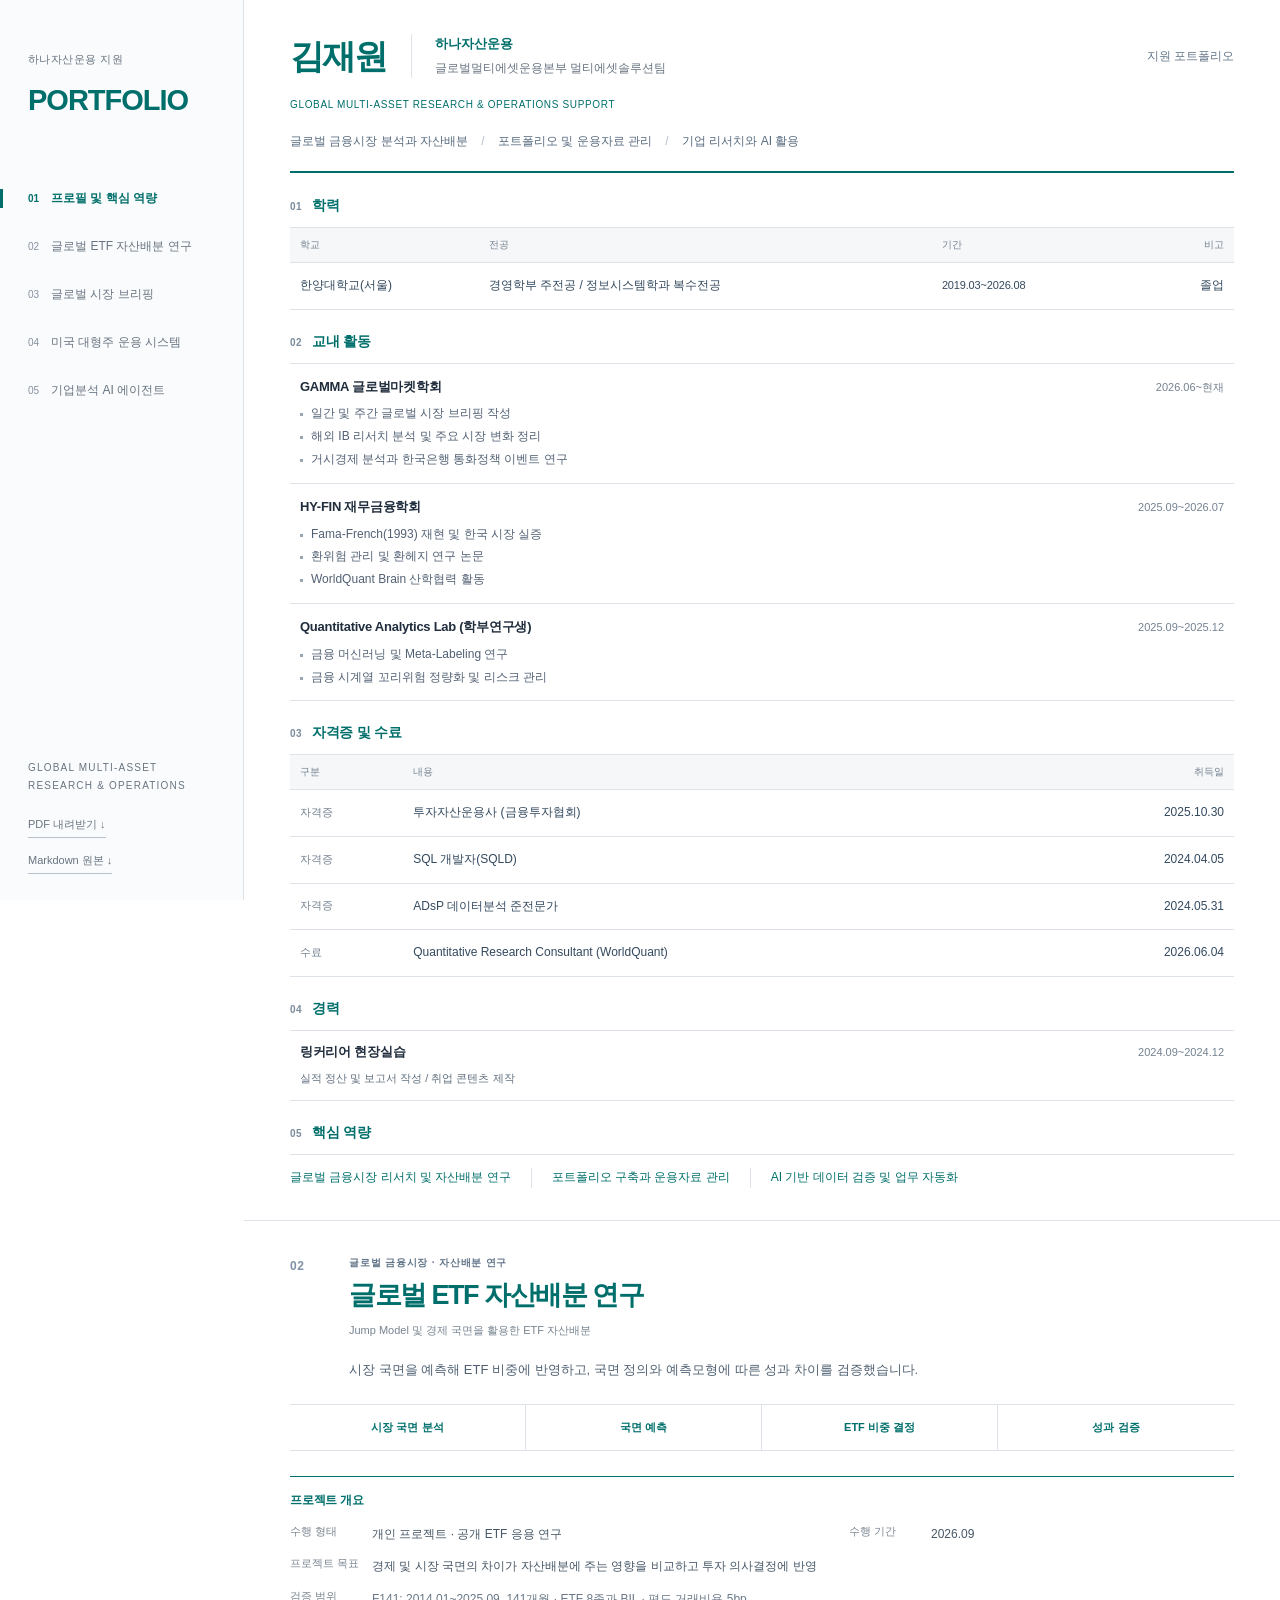
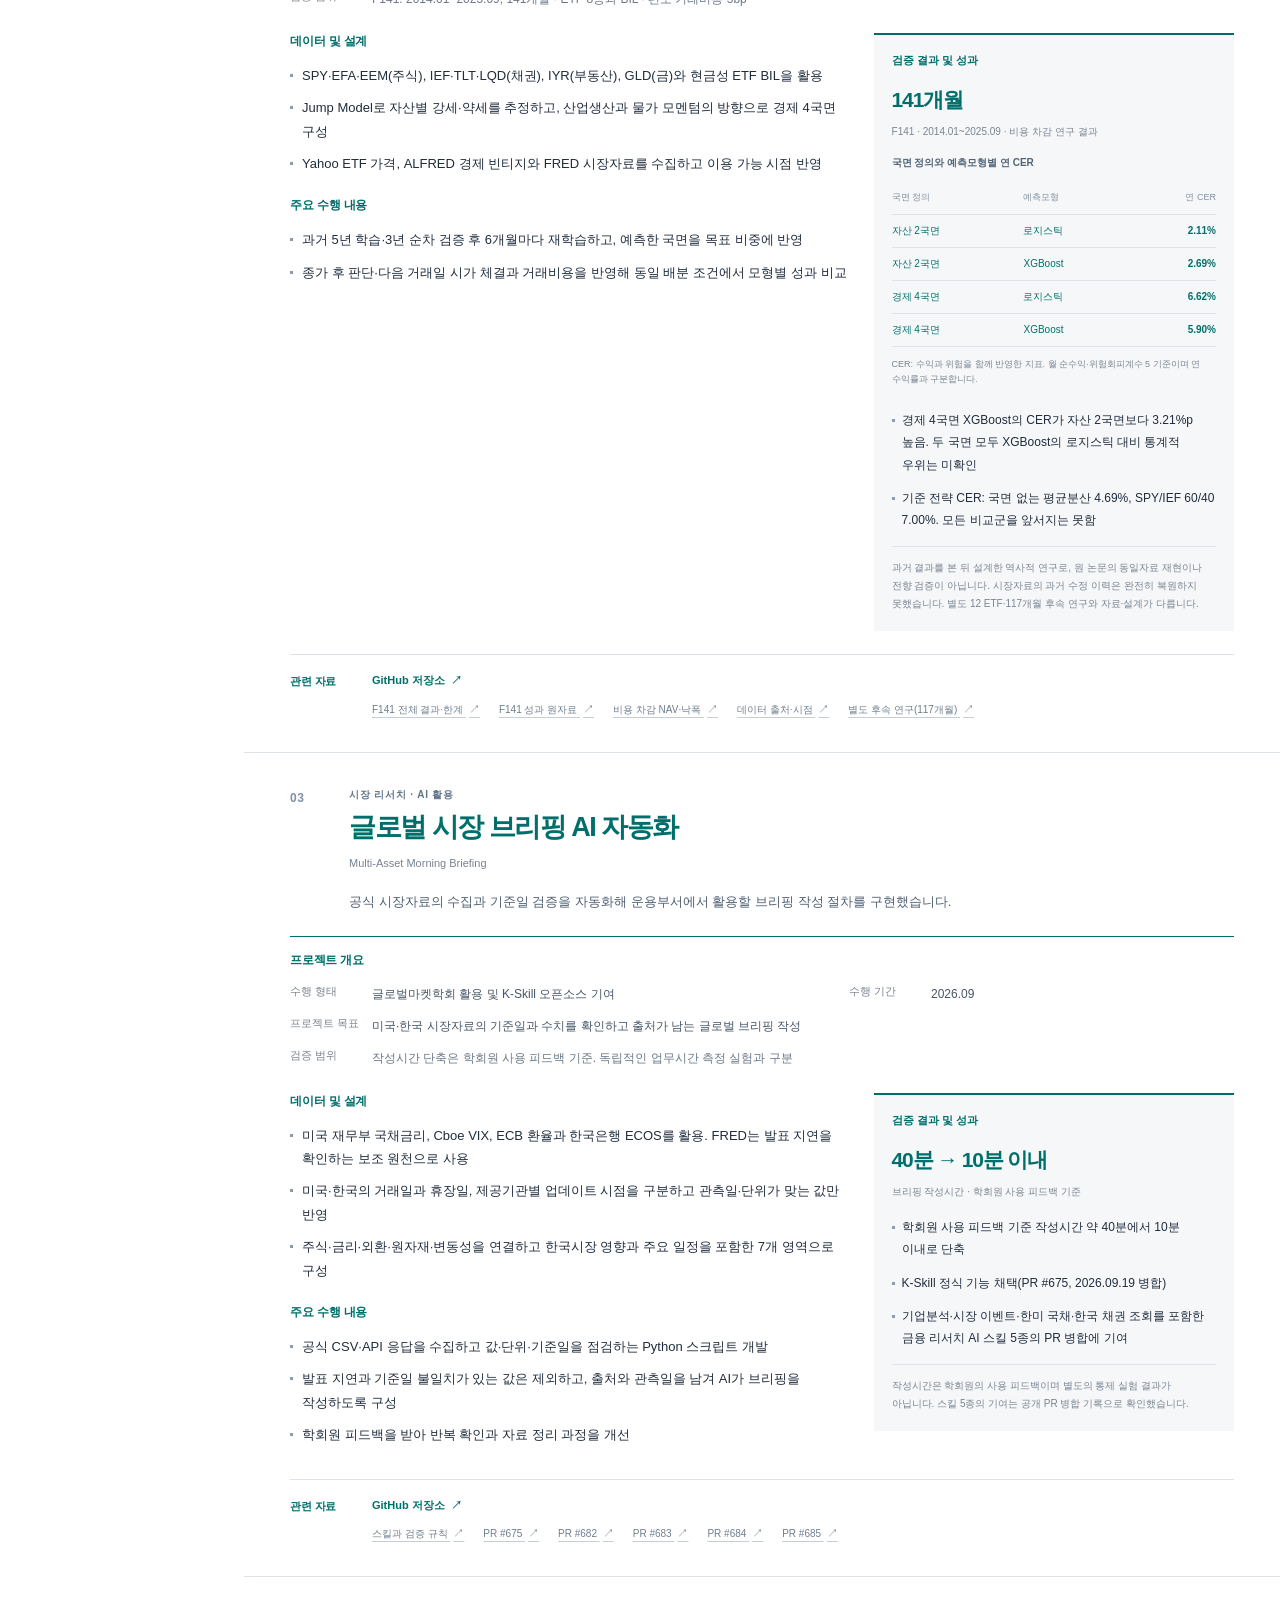
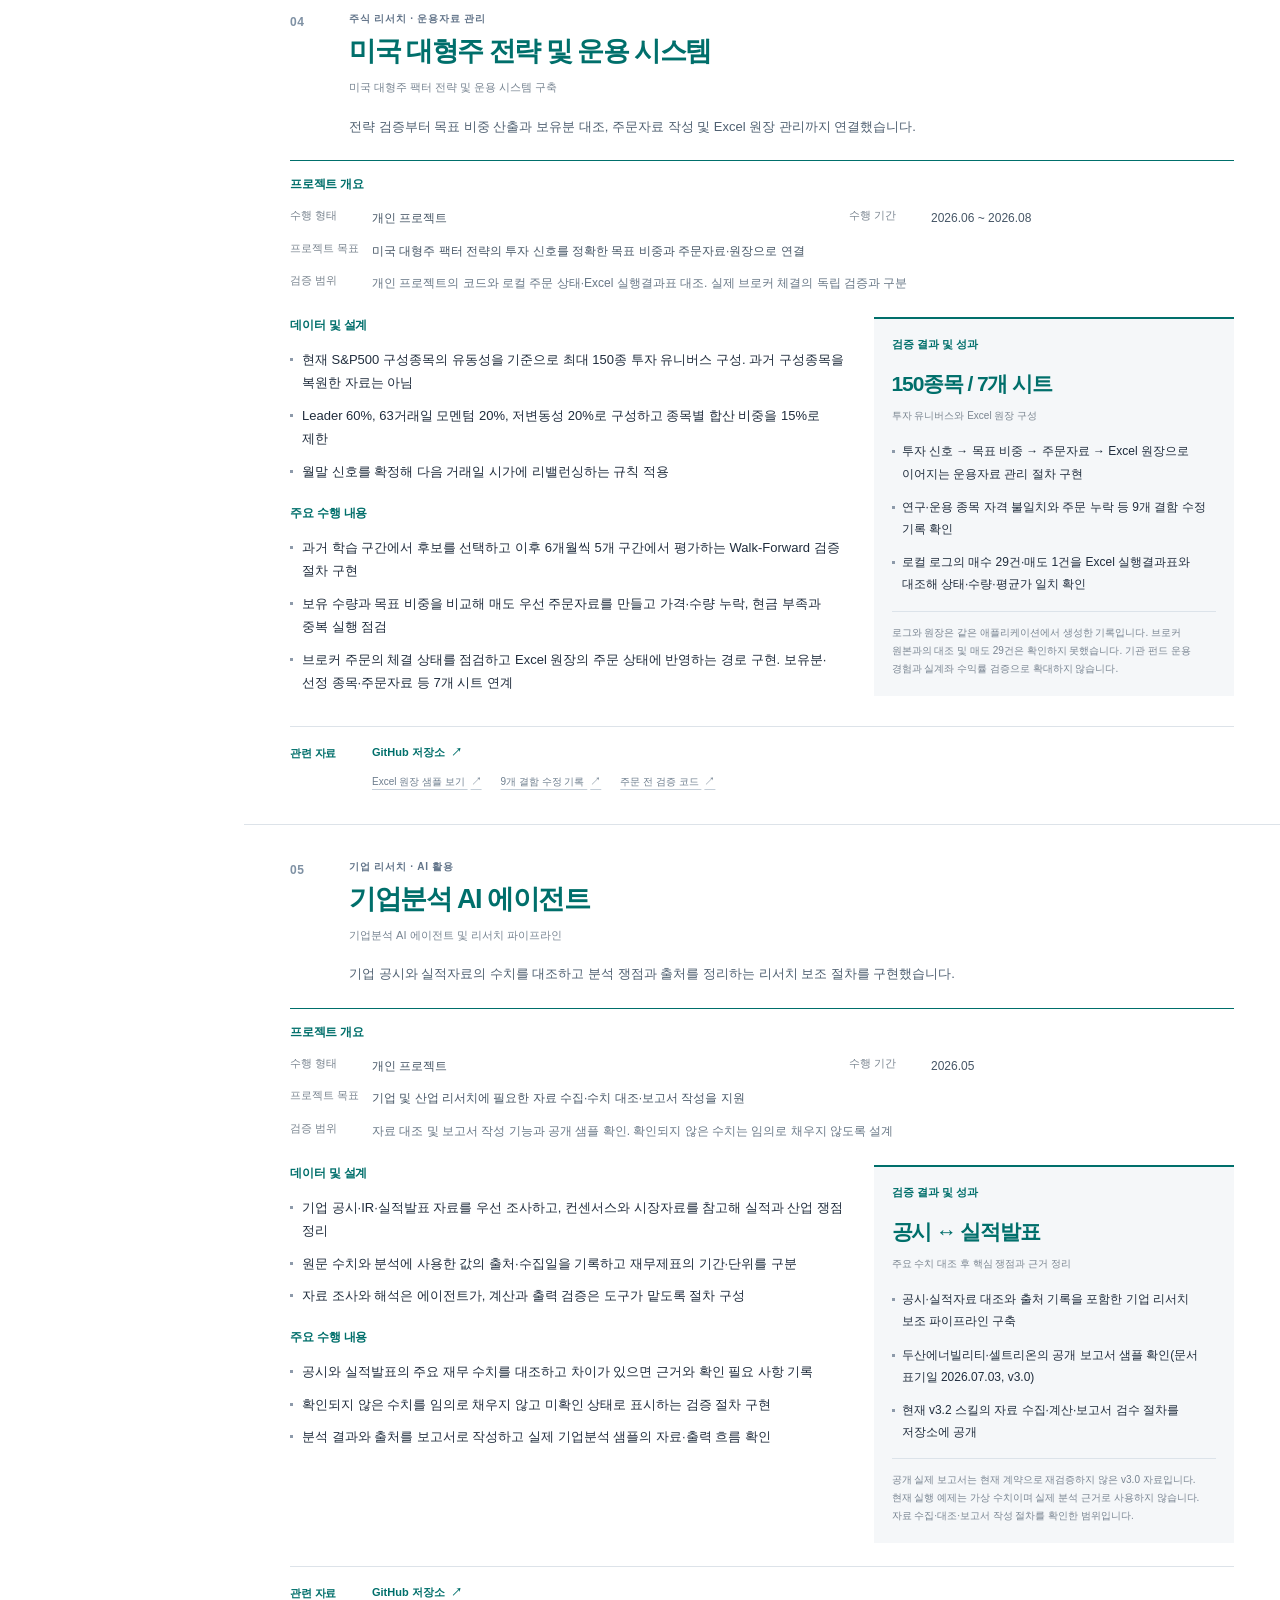
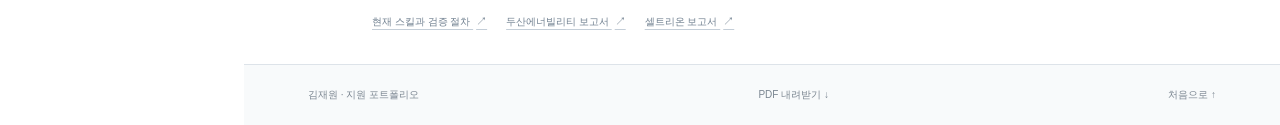
<file: docs/index.html>
<!doctype html>
<html lang="ko"><head><meta charset="utf-8"><meta name="viewport" content="width=device-width,initial-scale=1"><meta name="theme-color" content="#006f6b"><title>김재원 | 하나자산운용 지원 포트폴리오</title><meta name="description" content="글로벌 ETF 자산배분, 시장 브리핑, 미국 대형주 운용자료 관리와 기업 리서치 지원 경험을 정리한 김재원의 포트폴리오입니다."><link rel="icon" href="favicon.svg" type="image/svg+xml"><link rel="stylesheet" href="styles.css?v=97ccf403a319"><script src="app.js?v=13eb407ba7e3" defer></script></head>
<body><a class="skip-link" href="#main">본문으로 이동</a><div class="reading-progress" aria-hidden="true"></div>
<aside class="sidebar"><a href="#overview" class="identity"><span class="identity-label">하나자산운용 지원</span><strong>PORTFOLIO</strong></a><nav aria-label="포트폴리오 목차"><a class="nav-link active" href="#overview"><span>01</span>프로필 및 핵심 역량</a><a class="nav-link" href="#allocation"><span>02</span>글로벌 ETF 자산배분 연구</a><a class="nav-link" href="#briefing"><span>03</span>글로벌 시장 브리핑</a><a class="nav-link" href="#operations"><span>04</span>미국 대형주 운용 시스템</a><a class="nav-link" href="#company"><span>05</span>기업분석 AI 에이전트</a></nav><div class="sidebar-bottom"><p>GLOBAL MULTI-ASSET<br>RESEARCH &amp; OPERATIONS</p><div class="download-links"><a href="hana_multi_asset_portfolio.pdf" download>PDF 내려받기 ↓</a><a href="hana_multi_asset_portfolio.md" download>Markdown 원본 ↓</a></div></div></aside>
<main id="main"><section class="profile sheet" id="overview" aria-labelledby="profile-name">
  <header class="profile-header"><div class="profile-heading"><h1 id="profile-name">김재원</h1><div class="application-target"><strong>하나자산운용</strong><p>글로벌멀티에셋운용본부 멀티에셋솔루션팀</p></div><p class="document-title">지원 포트폴리오</p></div><p class="english-title">GLOBAL MULTI-ASSET RESEARCH &amp; OPERATIONS SUPPORT</p><p class="profile-summary">글로벌 금융시장 분석과 자산배분 <span aria-hidden="true">/</span> 포트폴리오 및 운용자료 관리 <span aria-hidden="true">/</span> 기업 리서치와 AI 활용</p></header>
  <section class="profile-block education"><h2 class="profile-section-title"><span>01</span>학력</h2><div class="table-scroll"><table class="profile-table education-table"><caption class="sr-only">학력</caption><colgroup><col class="school-col"><col class="major-col"><col class="period-col"><col class="status-col"></colgroup><thead><tr><th scope="col">학교</th><th scope="col">전공</th><th scope="col">기간</th><th scope="col">비고</th></tr></thead><tbody><tr><td>한양대학교(서울)</td><td>경영학부 주전공 / 정보시스템학과 복수전공</td><td>2019.03~2026.08</td><td>졸업</td></tr></tbody></table></div></section>
  <section class="profile-block activities"><h2 class="profile-section-title"><span>02</span>교내 활동</h2><article class="activity-row"><header class="profile-row-heading"><h3>GAMMA 글로벌마켓학회</h3><p class="period">2026.06~현재</p></header><ul><li>일간 및 주간 글로벌 시장 브리핑 작성</li><li>해외 IB 리서치 분석 및 주요 시장 변화 정리</li><li>거시경제 분석과 한국은행 통화정책 이벤트 연구</li></ul></article><article class="activity-row"><header class="profile-row-heading"><h3>HY-FIN 재무금융학회</h3><p class="period">2025.09~2026.07</p></header><ul><li>Fama-French(1993) 재현 및 한국 시장 실증</li><li>환위험 관리 및 환헤지 연구 논문</li><li>WorldQuant Brain 산학협력 활동</li></ul></article><article class="activity-row"><header class="profile-row-heading"><h3>Quantitative Analytics Lab (학부연구생)</h3><p class="period">2025.09~2025.12</p></header><ul><li>금융 머신러닝 및 Meta-Labeling 연구</li><li>금융 시계열 꼬리위험 정량화 및 리스크 관리</li></ul></article></section>
  <section class="profile-block credentials"><h2 class="profile-section-title"><span>03</span>자격증 및 수료</h2><div class="table-scroll"><table class="profile-table credentials-table"><caption class="sr-only">자격증 및 수료 내역</caption><colgroup><col class="type-col"><col><col class="date-col"></colgroup><thead><tr><th scope="col">구분</th><th scope="col">내용</th><th scope="col">취득일</th></tr></thead><tbody><tr><td class="credential-type">자격증</td><td>투자자산운용사 (금융투자협회)</td><td>2025.10.30</td></tr><tr><td class="credential-type">자격증</td><td>SQL 개발자(SQLD)</td><td>2024.04.05</td></tr><tr><td class="credential-type">자격증</td><td>ADsP 데이터분석 준전문가</td><td>2024.05.31</td></tr><tr><td class="credential-type">수료</td><td>Quantitative Research Consultant (WorldQuant)</td><td>2026.06.04</td></tr></tbody></table></div></section>
  <section class="profile-block experience"><h2 class="profile-section-title"><span>04</span>경력</h2><div class="experience-row"><header class="profile-row-heading"><h3>링커리어 현장실습</h3><p class="period">2024.09~2024.12</p></header><p class="experience-details"><span>실적 정산 및 보고서 작성 / 취업 콘텐츠 제작</span></p></div></section>
  <section class="profile-block core-skills"><h2 class="profile-section-title"><span>05</span>핵심 역량</h2><ul class="skill-list"><li>글로벌 금융시장 리서치 및 자산배분 연구</li><li>포트폴리오 구축과 운용자료 관리</li><li>AI 기반 데이터 검증 및 업무 자동화</li></ul></section>
  <p class="print-folio">김재원 · 하나자산운용 멀티에셋솔루션팀 지원 포트폴리오 <span>01 / 05</span></p>
</section>
<section class="project sheet" id="allocation" aria-labelledby="title-allocation">
      <header class="project-header"><span class="chapter">02</span><div><p class="eyebrow">글로벌 금융시장 · 자산배분 연구</p><h2 id="title-allocation">글로벌 ETF 자산배분 연구</h2><p class="subtitle">Jump Model 및 경제 국면을 활용한 ETF 자산배분</p></div></header>
      <p class="project-summary">시장 국면을 예측해 ETF 비중에 반영하고, 국면 정의와 예측모형에 따른 성과 차이를 검증했습니다.</p>
      <ol class="decision-flow" aria-label="투자 의사결정 과정"><li>시장 국면 분석</li><li>국면 예측</li><li>ETF 비중 결정</li><li>성과 검증</li></ol><div class="overview-block"><h3>프로젝트 개요</h3><dl class="meta"><div><dt>수행 형태</dt><dd>개인 프로젝트 · 공개 ETF 응용 연구</dd></div><div><dt>수행 기간</dt><dd>2026.09</dd></div><div class="wide"><dt>프로젝트 목표</dt><dd>경제 및 시장 국면의 차이가 자산배분에 주는 영향을 비교하고 투자 의사결정에 반영</dd></div><div class="wide scope"><dt>검증 범위</dt><dd>F141: 2014.01~2025.09, 141개월 · ETF 8종과 BIL · 편도 거래비용 5bp</dd></div></dl></div>
      <div class="project-columns"><div class="project-main"><div class="text-block"><h3>데이터 및 설계</h3><ul><li>SPY·EFA·EEM(주식), IEF·TLT·LQD(채권), IYR(부동산), GLD(금)와 현금성 ETF BIL을 활용</li><li>Jump Model로 자산별 강세·약세를 추정하고, 산업생산과 물가 모멘텀의 방향으로 경제 4국면 구성</li><li>Yahoo ETF 가격, ALFRED 경제 빈티지와 FRED 시장자료를 수집하고 이용 가능 시점 반영</li></ul></div><div class="text-block"><h3>주요 수행 내용</h3><ul><li>과거 5년 학습·3년 순차 검증 후 6개월마다 재학습하고, 예측한 국면을 목표 비중에 반영</li><li>종가 후 판단·다음 거래일 시가 체결과 거래비용을 반영해 동일 배분 조건에서 모형별 성과 비교</li></ul></div></div>
      <aside class="results"><p class="result-kicker">검증 결과 및 성과</p><p class="result-metric">141개월</p><p class="metric-label">F141 · 2014.01~2025.09 · 비용 차감 연구 결과</p><figure class="result-table"><table><caption>국면 정의와 예측모형별 연 CER</caption><thead><tr><th scope="col">국면 정의</th><th scope="col">예측모형</th><th scope="col">연 CER</th></tr></thead><tbody><tr><td>자산 2국면</td><td>로지스틱</td><td>2.11%</td></tr><tr><td>자산 2국면</td><td>XGBoost</td><td>2.69%</td></tr><tr><td>경제 4국면</td><td>로지스틱</td><td>6.62%</td></tr><tr><td>경제 4국면</td><td>XGBoost</td><td>5.90%</td></tr></tbody></table><figcaption>CER: 수익과 위험을 함께 반영한 지표. 월 순수익·위험회피계수 5 기준이며 연 수익률과 구분합니다.</figcaption></figure><ul><li>경제 4국면 XGBoost의 CER가 자산 2국면보다 3.21%p 높음. 두 국면 모두 XGBoost의 로지스틱 대비 통계적 우위는 미확인</li><li>기준 전략 CER: 국면 없는 평균분산 4.69%, SPY/IEF 60/40 7.00%. 모든 비교군을 앞서지는 못함</li></ul><p class="scope-note">과거 결과를 본 뒤 설계한 역사적 연구로, 원 논문의 동일자료 재현이나 전향 검증이 아닙니다. 시장자료의 과거 수정 이력은 완전히 복원하지 못했습니다. 별도 12 ETF·117개월 후속 연구와 자료·설계가 다릅니다.</p></aside></div>
      <footer class="project-links"><h3>관련 자료</h3><a class="repo-link" href="https://github.com/bucheoncityboy/korean-macro-factor-allocation" target="_blank" rel="noopener noreferrer">GitHub 저장소 <span aria-hidden="true">↗</span></a><div class="evidence-links"><a class="" href="https://github.com/bucheoncityboy/korean-macro-factor-allocation/blob/main/docs/followup.md" target="_blank" rel="noopener noreferrer">F141 전체 결과·한계 <span aria-hidden="true">↗</span></a><a class="" href="https://github.com/bucheoncityboy/korean-macro-factor-allocation/blob/main/results/followup/summary.csv" target="_blank" rel="noopener noreferrer">F141 성과 원자료 <span aria-hidden="true">↗</span></a><a class="" href="https://github.com/bucheoncityboy/korean-macro-factor-allocation/blob/main/results/followup/figures/long_nav.png" target="_blank" rel="noopener noreferrer">비용 차감 NAV·낙폭 <span aria-hidden="true">↗</span></a><a class="" href="https://github.com/bucheoncityboy/korean-macro-factor-allocation/blob/main/docs/data.md" target="_blank" rel="noopener noreferrer">데이터 출처·시점 <span aria-hidden="true">↗</span></a><a class="" href="https://github.com/bucheoncityboy/global-etf-regime-allocation" target="_blank" rel="noopener noreferrer">별도 후속 연구(117개월) <span aria-hidden="true">↗</span></a></div></footer>
      <p class="print-folio">김재원 · 하나자산운용 멀티에셋솔루션팀 지원 포트폴리오 <span>02 / 05</span></p>
    </section><section class="project sheet" id="briefing" aria-labelledby="title-briefing">
      <header class="project-header"><span class="chapter">03</span><div><p class="eyebrow">시장 리서치 · AI 활용</p><h2 id="title-briefing">글로벌 시장 브리핑 AI 자동화</h2><p class="subtitle">Multi-Asset Morning Briefing</p></div></header>
      <p class="project-summary">공식 시장자료의 수집과 기준일 검증을 자동화해 운용부서에서 활용할 브리핑 작성 절차를 구현했습니다.</p>
      <div class="overview-block"><h3>프로젝트 개요</h3><dl class="meta"><div><dt>수행 형태</dt><dd>글로벌마켓학회 활용 및 K-Skill 오픈소스 기여</dd></div><div><dt>수행 기간</dt><dd>2026.09</dd></div><div class="wide"><dt>프로젝트 목표</dt><dd>미국·한국 시장자료의 기준일과 수치를 확인하고 출처가 남는 글로벌 브리핑 작성</dd></div><div class="wide scope"><dt>검증 범위</dt><dd>작성시간 단축은 학회원 사용 피드백 기준. 독립적인 업무시간 측정 실험과 구분</dd></div></dl></div>
      <div class="project-columns"><div class="project-main"><div class="text-block"><h3>데이터 및 설계</h3><ul><li>미국 재무부 국채금리, Cboe VIX, ECB 환율과 한국은행 ECOS를 활용. FRED는 발표 지연을 확인하는 보조 원천으로 사용</li><li>미국·한국의 거래일과 휴장일, 제공기관별 업데이트 시점을 구분하고 관측일·단위가 맞는 값만 반영</li><li>주식·금리·외환·원자재·변동성을 연결하고 한국시장 영향과 주요 일정을 포함한 7개 영역으로 구성</li></ul></div><div class="text-block"><h3>주요 수행 내용</h3><ul><li>공식 CSV·API 응답을 수집하고 값·단위·기준일을 점검하는 Python 스크립트 개발</li><li>발표 지연과 기준일 불일치가 있는 값은 제외하고, 출처와 관측일을 남겨 AI가 브리핑을 작성하도록 구성</li><li>학회원 피드백을 받아 반복 확인과 자료 정리 과정을 개선</li></ul></div></div>
      <aside class="results"><p class="result-kicker">검증 결과 및 성과</p><p class="result-metric">40분 → 10분 이내</p><p class="metric-label">브리핑 작성시간 · 학회원 사용 피드백 기준</p><ul><li>학회원 사용 피드백 기준 작성시간 약 40분에서 10분 이내로 단축</li><li>K-Skill 정식 기능 채택(PR #675, 2026.09.19 병합)</li><li>기업분석·시장 이벤트·한미 국채·한국 채권 조회를 포함한 금융 리서치 AI 스킬 5종의 PR 병합에 기여</li></ul><p class="scope-note">작성시간은 학회원의 사용 피드백이며 별도의 통제 실험 결과가 아닙니다. 스킬 5종의 기여는 공개 PR 병합 기록으로 확인했습니다.</p></aside></div>
      <footer class="project-links"><h3>관련 자료</h3><a class="repo-link" href="https://github.com/bucheoncityboy/multi-asset-morning-briefing" target="_blank" rel="noopener noreferrer">GitHub 저장소 <span aria-hidden="true">↗</span></a><div class="evidence-links"><a class="" href="https://github.com/bucheoncityboy/multi-asset-morning-briefing/blob/main/README.md" target="_blank" rel="noopener noreferrer">스킬과 검증 규칙 <span aria-hidden="true">↗</span></a><a class="" href="https://github.com/NomaDamas/k-skill/pull/675" target="_blank" rel="noopener noreferrer">PR #675 <span aria-hidden="true">↗</span></a><a class="" href="https://github.com/NomaDamas/k-skill/pull/682" target="_blank" rel="noopener noreferrer">PR #682 <span aria-hidden="true">↗</span></a><a class="" href="https://github.com/NomaDamas/k-skill/pull/683" target="_blank" rel="noopener noreferrer">PR #683 <span aria-hidden="true">↗</span></a><a class="" href="https://github.com/NomaDamas/k-skill/pull/684" target="_blank" rel="noopener noreferrer">PR #684 <span aria-hidden="true">↗</span></a><a class="" href="https://github.com/NomaDamas/k-skill/pull/685" target="_blank" rel="noopener noreferrer">PR #685 <span aria-hidden="true">↗</span></a></div></footer>
      <p class="print-folio">김재원 · 하나자산운용 멀티에셋솔루션팀 지원 포트폴리오 <span>03 / 05</span></p>
    </section><section class="project sheet" id="operations" aria-labelledby="title-operations">
      <header class="project-header"><span class="chapter">04</span><div><p class="eyebrow">주식 리서치 · 운용자료 관리</p><h2 id="title-operations">미국 대형주 전략 및 운용 시스템</h2><p class="subtitle">미국 대형주 팩터 전략 및 운용 시스템 구축</p></div></header>
      <p class="project-summary">전략 검증부터 목표 비중 산출과 보유분 대조, 주문자료 작성 및 Excel 원장 관리까지 연결했습니다.</p>
      <div class="overview-block"><h3>프로젝트 개요</h3><dl class="meta"><div><dt>수행 형태</dt><dd>개인 프로젝트</dd></div><div><dt>수행 기간</dt><dd>2026.06 ~ 2026.08</dd></div><div class="wide"><dt>프로젝트 목표</dt><dd>미국 대형주 팩터 전략의 투자 신호를 정확한 목표 비중과 주문자료·원장으로 연결</dd></div><div class="wide scope"><dt>검증 범위</dt><dd>개인 프로젝트의 코드와 로컬 주문 상태·Excel 실행결과표 대조. 실제 브로커 체결의 독립 검증과 구분</dd></div></dl></div>
      <div class="project-columns"><div class="project-main"><div class="text-block"><h3>데이터 및 설계</h3><ul><li>현재 S&amp;P500 구성종목의 유동성을 기준으로 최대 150종 투자 유니버스 구성. 과거 구성종목을 복원한 자료는 아님</li><li>Leader 60%, 63거래일 모멘텀 20%, 저변동성 20%로 구성하고 종목별 합산 비중을 15%로 제한</li><li>월말 신호를 확정해 다음 거래일 시가에 리밸런싱하는 규칙 적용</li></ul></div><div class="text-block"><h3>주요 수행 내용</h3><ul><li>과거 학습 구간에서 후보를 선택하고 이후 6개월씩 5개 구간에서 평가하는 Walk-Forward 검증 절차 구현</li><li>보유 수량과 목표 비중을 비교해 매도 우선 주문자료를 만들고 가격·수량 누락, 현금 부족과 중복 실행 점검</li><li>브로커 주문의 체결 상태를 점검하고 Excel 원장의 주문 상태에 반영하는 경로 구현. 보유분·선정 종목·주문자료 등 7개 시트 연계</li></ul></div></div>
      <aside class="results"><p class="result-kicker">검증 결과 및 성과</p><p class="result-metric">150종목 / 7개 시트</p><p class="metric-label">투자 유니버스와 Excel 원장 구성</p><ul><li>투자 신호 → 목표 비중 → 주문자료 → Excel 원장으로 이어지는 운용자료 관리 절차 구현</li><li>연구·운용 종목 자격 불일치와 주문 누락 등 9개 결함 수정 기록 확인</li><li>로컬 로그의 매수 29건·매도 1건을 Excel 실행결과표와 대조해 상태·수량·평균가 일치 확인</li></ul><p class="scope-note">로그와 원장은 같은 애플리케이션에서 생성한 기록입니다. 브로커 원본과의 대조 및 매도 29건은 확인하지 못했습니다. 기관 펀드 운용 경험과 실계좌 수익률 검증으로 확대하지 않습니다.</p></aside></div>
      <footer class="project-links"><h3>관련 자료</h3><a class="repo-link" href="https://github.com/bucheoncityboy/us-robust-live-ops" target="_blank" rel="noopener noreferrer">GitHub 저장소 <span aria-hidden="true">↗</span></a><div class="evidence-links"><a class="" href="https://bucheoncityboy.github.io/hana-multi-asset-portfolio/ledger/" target="_blank" rel="noopener noreferrer">Excel 원장 샘플 보기 <span aria-hidden="true">↗</span></a><a class="" href="https://github.com/bucheoncityboy/us-robust-live-ops/blob/main/docs/audit_fixes.md" target="_blank" rel="noopener noreferrer">9개 결함 수정 기록 <span aria-hidden="true">↗</span></a><a class="" href="https://github.com/bucheoncityboy/us-robust-live-ops/blob/main/ops/ops_execute_gates.py" target="_blank" rel="noopener noreferrer">주문 전 검증 코드 <span aria-hidden="true">↗</span></a></div></footer>
      <p class="print-folio">김재원 · 하나자산운용 멀티에셋솔루션팀 지원 포트폴리오 <span>04 / 05</span></p>
    </section><section class="project sheet" id="company" aria-labelledby="title-company">
      <header class="project-header"><span class="chapter">05</span><div><p class="eyebrow">기업 리서치 · AI 활용</p><h2 id="title-company">기업분석 AI 에이전트</h2><p class="subtitle">기업분석 AI 에이전트 및 리서치 파이프라인</p></div></header>
      <p class="project-summary">기업 공시와 실적자료의 수치를 대조하고 분석 쟁점과 출처를 정리하는 리서치 보조 절차를 구현했습니다.</p>
      <div class="overview-block"><h3>프로젝트 개요</h3><dl class="meta"><div><dt>수행 형태</dt><dd>개인 프로젝트</dd></div><div><dt>수행 기간</dt><dd>2026.05</dd></div><div class="wide"><dt>프로젝트 목표</dt><dd>기업 및 산업 리서치에 필요한 자료 수집·수치 대조·보고서 작성을 지원</dd></div><div class="wide scope"><dt>검증 범위</dt><dd>자료 대조 및 보고서 작성 기능과 공개 샘플 확인. 확인되지 않은 수치는 임의로 채우지 않도록 설계</dd></div></dl></div>
      <div class="project-columns"><div class="project-main"><div class="text-block"><h3>데이터 및 설계</h3><ul><li>기업 공시·IR·실적발표 자료를 우선 조사하고, 컨센서스와 시장자료를 참고해 실적과 산업 쟁점 정리</li><li>원문 수치와 분석에 사용한 값의 출처·수집일을 기록하고 재무제표의 기간·단위를 구분</li><li>자료 조사와 해석은 에이전트가, 계산과 출력 검증은 도구가 맡도록 절차 구성</li></ul></div><div class="text-block"><h3>주요 수행 내용</h3><ul><li>공시와 실적발표의 주요 재무 수치를 대조하고 차이가 있으면 근거와 확인 필요 사항 기록</li><li>확인되지 않은 수치를 임의로 채우지 않고 미확인 상태로 표시하는 검증 절차 구현</li><li>분석 결과와 출처를 보고서로 작성하고 실제 기업분석 샘플의 자료·출력 흐름 확인</li></ul></div></div>
      <aside class="results"><p class="result-kicker">검증 결과 및 성과</p><p class="result-metric">공시 ↔ 실적발표</p><p class="metric-label">주요 수치 대조 후 핵심 쟁점과 근거 정리</p><ul><li>공시·실적자료 대조와 출처 기록을 포함한 기업 리서치 보조 파이프라인 구축</li><li>두산에너빌리티·셀트리온의 공개 보고서 샘플 확인(문서 표기일 2026.07.03, v3.0)</li><li>현재 v3.2 스킬의 자료 수집·계산·보고서 검수 절차를 저장소에 공개</li></ul><p class="scope-note">공개 실제 보고서는 현재 계약으로 재검증하지 않은 v3.0 자료입니다. 현재 실행 예제는 가상 수치이며 실제 분석 근거로 사용하지 않습니다. 자료 수집·대조·보고서 작성 절차를 확인한 범위입니다.</p></aside></div>
      <footer class="project-links"><h3>관련 자료</h3><a class="repo-link" href="https://github.com/bucheoncityboy/agentic-research-pipeline" target="_blank" rel="noopener noreferrer">GitHub 저장소 <span aria-hidden="true">↗</span></a><div class="evidence-links"><a class="" href="https://github.com/bucheoncityboy/agentic-research-pipeline/blob/main/README.md" target="_blank" rel="noopener noreferrer">현재 스킬과 검증 절차 <span aria-hidden="true">↗</span></a><a class="" href="https://bucheoncityboy.github.io/hana-multi-asset-portfolio/reports/doosan-enerbility-20260703.pdf" target="_blank" rel="noopener noreferrer">두산에너빌리티 보고서 <span aria-hidden="true">↗</span></a><a class="" href="https://bucheoncityboy.github.io/hana-multi-asset-portfolio/reports/celltrion-20260703.pdf" target="_blank" rel="noopener noreferrer">셀트리온 보고서 <span aria-hidden="true">↗</span></a></div></footer>
      <p class="print-folio">김재원 · 하나자산운용 멀티에셋솔루션팀 지원 포트폴리오 <span>05 / 05</span></p>
    </section><footer class="site-footer"><span>김재원 · 지원 포트폴리오</span><a href="hana_multi_asset_portfolio.pdf" download>PDF 내려받기 ↓</a><a href="#overview">처음으로 ↑</a></footer></main></body></html>
</file>
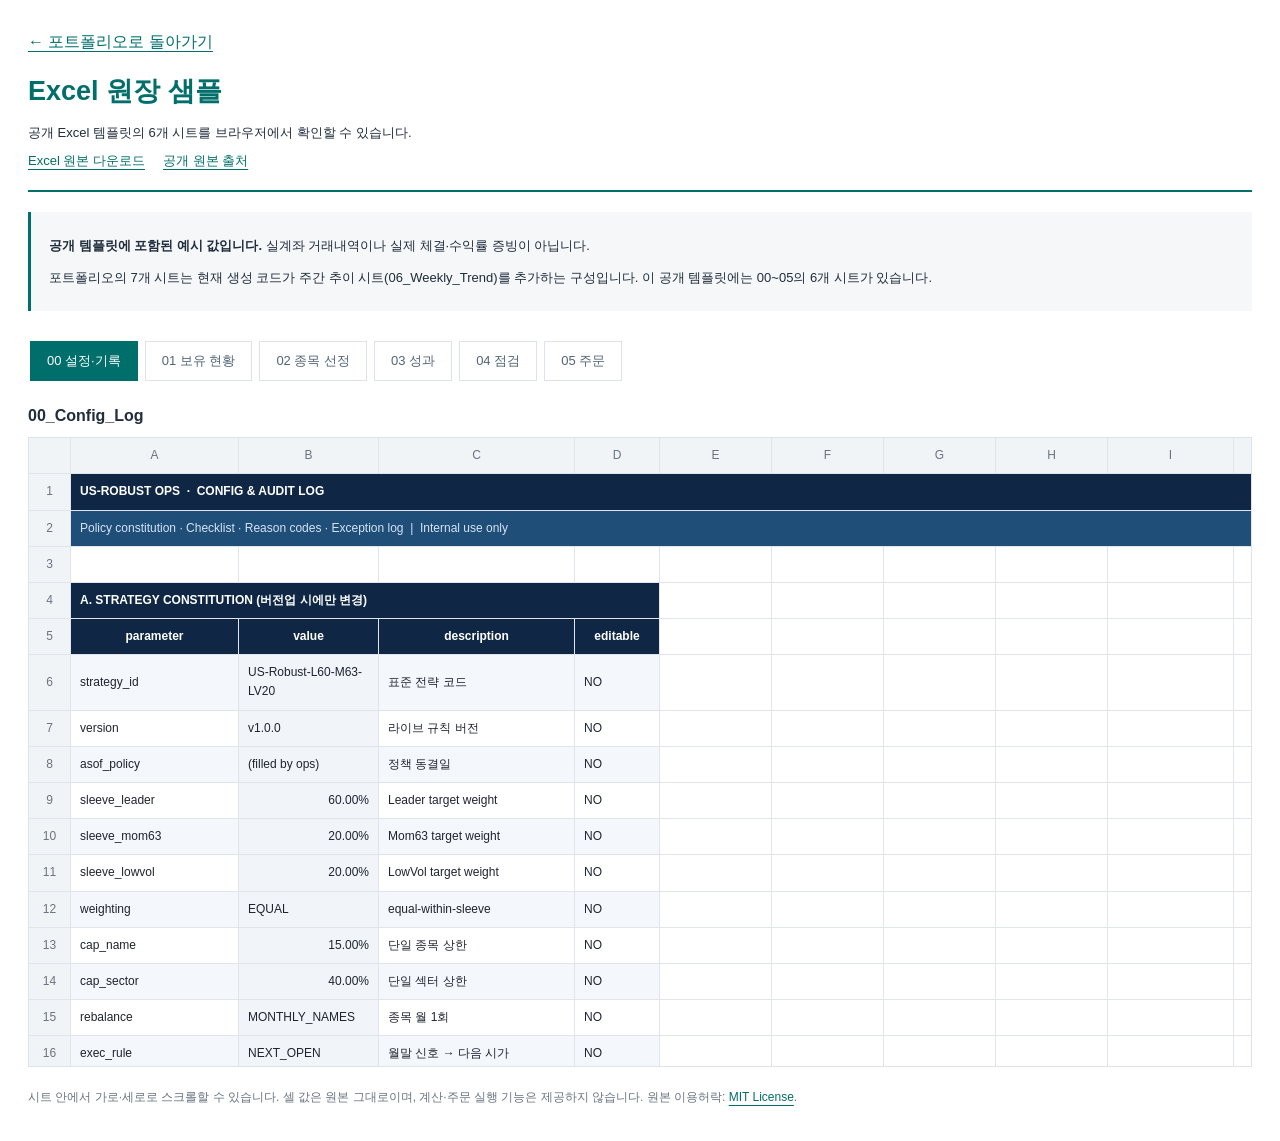
<file: docs/ledger/index.html>
<!doctype html><html lang="ko"><head><meta charset="utf-8"><meta name="viewport" content="width=device-width,initial-scale=1"><title>Excel 원장 샘플 | 김재원 포트폴리오</title><style>
*{box-sizing:border-box}body{margin:0;color:#202d3d;background:#fff;font-family:"Malgun Gothic",sans-serif;word-break:keep-all}main{max-width:1500px;margin:auto;padding:32px 28px}a{color:#006f6b;text-underline-offset:4px}header{border-bottom:2px solid #006f6b;padding-bottom:20px}h1{color:#006f6b;font-size:27px;margin:20px 0 12px}p{line-height:1.8;font-size:13px;margin:8px 0}.notice{background:#f5f7f9;border-left:3px solid #006f6b;padding:14px 18px;margin:20px 0}.actions{display:flex;flex-wrap:wrap;gap:18px;font-size:13px}.tabs{display:flex;gap:7px;overflow-x:auto;margin:26px 0 18px;padding:4px 2px 8px}button{font:inherit;white-space:nowrap;border:1px solid #dce3ea;background:white;padding:10px 16px;cursor:pointer;font-size:13px;color:#526477}button[aria-selected=true]{color:#fff;background:#006f6b;border-color:#006f6b}button:focus-visible,a:focus-visible,.grid:focus-visible{outline:2px solid #007d76;outline-offset:3px}h2{font-size:16px;margin:0 0 12px}.grid{overflow:auto;border:1px solid #dce3ea;max-height:70vh}table{table-layout:fixed;border-collapse:separate;border-spacing:0;min-width:100%;font-size:12px;font-variant-numeric:tabular-nums}caption{position:absolute;width:1px;height:1px;overflow:hidden;clip-path:inset(50%)}th,td{padding:8px 9px;border-right:1px solid #e0e5eb;border-bottom:1px solid #e0e5eb;min-height:30px;line-height:1.6;overflow-wrap:anywhere;white-space:pre-wrap;vertical-align:middle}th{background:#f1f4f7;font-weight:400;color:#687481;text-align:center}thead th{position:sticky;top:0;z-index:2}tbody th{position:sticky;left:0;z-index:1}footer{font-size:12px;color:#687481;line-height:1.8;margin-top:20px}[hidden]{display:none!important}@media(max-width:600px){main{padding:22px 16px}h1{font-size:23px}.notice{padding:12px 14px}button{padding:9px 12px}.grid{max-height:65vh}}
</style></head><body><main><header><a href="../index.html#operations">← 포트폴리오로 돌아가기</a><h1>Excel 원장 샘플</h1><p>공개 Excel 템플릿의 6개 시트를 브라우저에서 확인할 수 있습니다.</p><div class="actions"><a href="../files/US_Robust_Ops_Template_v1.xlsx" download>Excel 원본 다운로드</a><a href="https://github.com/bucheoncityboy/us-robust-live-ops/blob/8e2163a0960d81a3284d8451d86729c65033559a/results/ops_excel/US_Robust_Ops_Template_v1.xlsx" target="_blank" rel="noopener">공개 원본 출처</a></div></header><div class="notice"><p><strong>공개 템플릿에 포함된 예시 값입니다.</strong> 실계좌 거래내역이나 실제 체결·수익률 증빙이 아닙니다.</p><p>포트폴리오의 7개 시트는 현재 생성 코드가 주간 추이 시트(06_Weekly_Trend)를 추가하는 구성입니다. 이 공개 템플릿에는 00~05의 6개 시트가 있습니다.</p></div><div class="tabs" role="tablist" aria-label="Excel 시트"><button type="button" role="tab" id="tab-0" aria-controls="sheet-0" aria-selected="true" tabindex="0">00 설정·기록</button><button type="button" role="tab" id="tab-1" aria-controls="sheet-1" aria-selected="false" tabindex="-1">01 보유 현황</button><button type="button" role="tab" id="tab-2" aria-controls="sheet-2" aria-selected="false" tabindex="-1">02 종목 선정</button><button type="button" role="tab" id="tab-3" aria-controls="sheet-3" aria-selected="false" tabindex="-1">03 성과</button><button type="button" role="tab" id="tab-4" aria-controls="sheet-4" aria-selected="false" tabindex="-1">04 점검</button><button type="button" role="tab" id="tab-5" aria-controls="sheet-5" aria-selected="false" tabindex="-1">05 주문</button></div><section id="sheet-0" role="tabpanel" aria-labelledby="tab-0" ><h2>00_Config_Log</h2><div class="grid" tabindex="0" role="region" aria-label="00_Config_Log 시트, 가로 스크롤 가능"><table style="width:1303px"><caption>00_Config_Log · 공개 템플릿</caption><colgroup><col style="width:42px"><col style="width:168px"><col style="width:140px"><col style="width:196px"><col style="width:85px"><col style="width:112px"><col style="width:112px"><col style="width:112px"><col style="width:112px"><col style="width:126px"><col style="width:98px"></colgroup><thead><tr><th></th><th scope="col">A</th><th scope="col">B</th><th scope="col">C</th><th scope="col">D</th><th scope="col">E</th><th scope="col">F</th><th scope="col">G</th><th scope="col">H</th><th scope="col">I</th><th scope="col">J</th></tr></thead><tbody><tr><th scope="row">1</th><td data-cell="A1" data-raw="&quot;US-ROBUST OPS  ·  CONFIG &amp; AUDIT LOG&quot;" rowspan="1" colspan="10" style="background:#0F2744;color:#FFFFFF;font-weight:700;text-align:left">US-ROBUST OPS  ·  CONFIG &amp; AUDIT LOG</td></tr><tr><th scope="row">2</th><td data-cell="A2" data-raw="&quot;Policy constitution · Checklist · Reason codes · Exception log  |  Internal use only&quot;" rowspan="1" colspan="10" style="background:#1F4E79;color:#D7E3F4;font-weight:400;text-align:left">Policy constitution · Checklist · Reason codes · Exception log  |  Internal use only</td></tr><tr><th scope="row">3</th><td data-cell="A3" data-raw="null" rowspan="1" colspan="1" style="background:#fff;color:#202d3d;font-weight:400;text-align:left"></td><td data-cell="B3" data-raw="null" rowspan="1" colspan="1" style="background:#fff;color:#202d3d;font-weight:400;text-align:left"></td><td data-cell="C3" data-raw="null" rowspan="1" colspan="1" style="background:#fff;color:#202d3d;font-weight:400;text-align:left"></td><td data-cell="D3" data-raw="null" rowspan="1" colspan="1" style="background:#fff;color:#202d3d;font-weight:400;text-align:left"></td><td data-cell="E3" data-raw="null" rowspan="1" colspan="1" style="background:#fff;color:#202d3d;font-weight:400;text-align:left"></td><td data-cell="F3" data-raw="null" rowspan="1" colspan="1" style="background:#fff;color:#202d3d;font-weight:400;text-align:left"></td><td data-cell="G3" data-raw="null" rowspan="1" colspan="1" style="background:#fff;color:#202d3d;font-weight:400;text-align:left"></td><td data-cell="H3" data-raw="null" rowspan="1" colspan="1" style="background:#fff;color:#202d3d;font-weight:400;text-align:left"></td><td data-cell="I3" data-raw="null" rowspan="1" colspan="1" style="background:#fff;color:#202d3d;font-weight:400;text-align:left"></td><td data-cell="J3" data-raw="null" rowspan="1" colspan="1" style="background:#fff;color:#202d3d;font-weight:400;text-align:left"></td></tr><tr><th scope="row">4</th><td data-cell="A4" data-raw="&quot;A. STRATEGY CONSTITUTION (버전업 시에만 변경)&quot;" rowspan="1" colspan="4" style="background:#0F2744;color:#FFFFFF;font-weight:700;text-align:left">A. STRATEGY CONSTITUTION (버전업 시에만 변경)</td><td data-cell="E4" data-raw="null" rowspan="1" colspan="1" style="background:#fff;color:#202d3d;font-weight:400;text-align:left"></td><td data-cell="F4" data-raw="null" rowspan="1" colspan="1" style="background:#fff;color:#202d3d;font-weight:400;text-align:left"></td><td data-cell="G4" data-raw="null" rowspan="1" colspan="1" style="background:#fff;color:#202d3d;font-weight:400;text-align:left"></td><td data-cell="H4" data-raw="null" rowspan="1" colspan="1" style="background:#fff;color:#202d3d;font-weight:400;text-align:left"></td><td data-cell="I4" data-raw="null" rowspan="1" colspan="1" style="background:#fff;color:#202d3d;font-weight:400;text-align:left"></td><td data-cell="J4" data-raw="null" rowspan="1" colspan="1" style="background:#fff;color:#202d3d;font-weight:400;text-align:left"></td></tr><tr><th scope="row">5</th><td data-cell="A5" data-raw="&quot;parameter&quot;" rowspan="1" colspan="1" style="background:#0F2744;color:#FFFFFF;font-weight:700;text-align:center">parameter</td><td data-cell="B5" data-raw="&quot;value&quot;" rowspan="1" colspan="1" style="background:#0F2744;color:#FFFFFF;font-weight:700;text-align:center">value</td><td data-cell="C5" data-raw="&quot;description&quot;" rowspan="1" colspan="1" style="background:#0F2744;color:#FFFFFF;font-weight:700;text-align:center">description</td><td data-cell="D5" data-raw="&quot;editable&quot;" rowspan="1" colspan="1" style="background:#0F2744;color:#FFFFFF;font-weight:700;text-align:center">editable</td><td data-cell="E5" data-raw="null" rowspan="1" colspan="1" style="background:#fff;color:#202d3d;font-weight:400;text-align:left"></td><td data-cell="F5" data-raw="null" rowspan="1" colspan="1" style="background:#fff;color:#202d3d;font-weight:400;text-align:left"></td><td data-cell="G5" data-raw="null" rowspan="1" colspan="1" style="background:#fff;color:#202d3d;font-weight:400;text-align:left"></td><td data-cell="H5" data-raw="null" rowspan="1" colspan="1" style="background:#fff;color:#202d3d;font-weight:400;text-align:left"></td><td data-cell="I5" data-raw="null" rowspan="1" colspan="1" style="background:#fff;color:#202d3d;font-weight:400;text-align:left"></td><td data-cell="J5" data-raw="null" rowspan="1" colspan="1" style="background:#fff;color:#202d3d;font-weight:400;text-align:left"></td></tr><tr><th scope="row">6</th><td data-cell="A6" data-raw="&quot;strategy_id&quot;" rowspan="1" colspan="1" style="background:#F4F7FB;color:#1E2430;font-weight:400;text-align:left">strategy_id</td><td data-cell="B6" data-raw="&quot;US-Robust-L60-M63-LV20&quot;" rowspan="1" colspan="1" style="background:#F1F5F9;color:#1E2430;font-weight:400;text-align:left">US-Robust-L60-M63-LV20</td><td data-cell="C6" data-raw="&quot;표준 전략 코드&quot;" rowspan="1" colspan="1" style="background:#F4F7FB;color:#1E2430;font-weight:400;text-align:left">표준 전략 코드</td><td data-cell="D6" data-raw="&quot;NO&quot;" rowspan="1" colspan="1" style="background:#F4F7FB;color:#1E2430;font-weight:400;text-align:left">NO</td><td data-cell="E6" data-raw="null" rowspan="1" colspan="1" style="background:#fff;color:#202d3d;font-weight:400;text-align:left"></td><td data-cell="F6" data-raw="null" rowspan="1" colspan="1" style="background:#fff;color:#202d3d;font-weight:400;text-align:left"></td><td data-cell="G6" data-raw="null" rowspan="1" colspan="1" style="background:#fff;color:#202d3d;font-weight:400;text-align:left"></td><td data-cell="H6" data-raw="null" rowspan="1" colspan="1" style="background:#fff;color:#202d3d;font-weight:400;text-align:left"></td><td data-cell="I6" data-raw="null" rowspan="1" colspan="1" style="background:#fff;color:#202d3d;font-weight:400;text-align:left"></td><td data-cell="J6" data-raw="null" rowspan="1" colspan="1" style="background:#fff;color:#202d3d;font-weight:400;text-align:left"></td></tr><tr><th scope="row">7</th><td data-cell="A7" data-raw="&quot;version&quot;" rowspan="1" colspan="1" style="background:#fff;color:#1E2430;font-weight:400;text-align:left">version</td><td data-cell="B7" data-raw="&quot;v1.0.0&quot;" rowspan="1" colspan="1" style="background:#F1F5F9;color:#1E2430;font-weight:400;text-align:left">v1.0.0</td><td data-cell="C7" data-raw="&quot;라이브 규칙 버전&quot;" rowspan="1" colspan="1" style="background:#fff;color:#1E2430;font-weight:400;text-align:left">라이브 규칙 버전</td><td data-cell="D7" data-raw="&quot;NO&quot;" rowspan="1" colspan="1" style="background:#fff;color:#1E2430;font-weight:400;text-align:left">NO</td><td data-cell="E7" data-raw="null" rowspan="1" colspan="1" style="background:#fff;color:#202d3d;font-weight:400;text-align:left"></td><td data-cell="F7" data-raw="null" rowspan="1" colspan="1" style="background:#fff;color:#202d3d;font-weight:400;text-align:left"></td><td data-cell="G7" data-raw="null" rowspan="1" colspan="1" style="background:#fff;color:#202d3d;font-weight:400;text-align:left"></td><td data-cell="H7" data-raw="null" rowspan="1" colspan="1" style="background:#fff;color:#202d3d;font-weight:400;text-align:left"></td><td data-cell="I7" data-raw="null" rowspan="1" colspan="1" style="background:#fff;color:#202d3d;font-weight:400;text-align:left"></td><td data-cell="J7" data-raw="null" rowspan="1" colspan="1" style="background:#fff;color:#202d3d;font-weight:400;text-align:left"></td></tr><tr><th scope="row">8</th><td data-cell="A8" data-raw="&quot;asof_policy&quot;" rowspan="1" colspan="1" style="background:#F4F7FB;color:#1E2430;font-weight:400;text-align:left">asof_policy</td><td data-cell="B8" data-raw="&quot;(filled by ops)&quot;" rowspan="1" colspan="1" style="background:#F1F5F9;color:#1E2430;font-weight:400;text-align:left">(filled by ops)</td><td data-cell="C8" data-raw="&quot;정책 동결일&quot;" rowspan="1" colspan="1" style="background:#F4F7FB;color:#1E2430;font-weight:400;text-align:left">정책 동결일</td><td data-cell="D8" data-raw="&quot;NO&quot;" rowspan="1" colspan="1" style="background:#F4F7FB;color:#1E2430;font-weight:400;text-align:left">NO</td><td data-cell="E8" data-raw="null" rowspan="1" colspan="1" style="background:#fff;color:#202d3d;font-weight:400;text-align:left"></td><td data-cell="F8" data-raw="null" rowspan="1" colspan="1" style="background:#fff;color:#202d3d;font-weight:400;text-align:left"></td><td data-cell="G8" data-raw="null" rowspan="1" colspan="1" style="background:#fff;color:#202d3d;font-weight:400;text-align:left"></td><td data-cell="H8" data-raw="null" rowspan="1" colspan="1" style="background:#fff;color:#202d3d;font-weight:400;text-align:left"></td><td data-cell="I8" data-raw="null" rowspan="1" colspan="1" style="background:#fff;color:#202d3d;font-weight:400;text-align:left"></td><td data-cell="J8" data-raw="null" rowspan="1" colspan="1" style="background:#fff;color:#202d3d;font-weight:400;text-align:left"></td></tr><tr><th scope="row">9</th><td data-cell="A9" data-raw="&quot;sleeve_leader&quot;" rowspan="1" colspan="1" style="background:#fff;color:#1E2430;font-weight:400;text-align:left">sleeve_leader</td><td data-cell="B9" data-raw="0.6" rowspan="1" colspan="1" style="background:#F1F5F9;color:#1E2430;font-weight:400;text-align:right">60.00%</td><td data-cell="C9" data-raw="&quot;Leader target weight&quot;" rowspan="1" colspan="1" style="background:#fff;color:#1E2430;font-weight:400;text-align:left">Leader target weight</td><td data-cell="D9" data-raw="&quot;NO&quot;" rowspan="1" colspan="1" style="background:#fff;color:#1E2430;font-weight:400;text-align:left">NO</td><td data-cell="E9" data-raw="null" rowspan="1" colspan="1" style="background:#fff;color:#202d3d;font-weight:400;text-align:left"></td><td data-cell="F9" data-raw="null" rowspan="1" colspan="1" style="background:#fff;color:#202d3d;font-weight:400;text-align:left"></td><td data-cell="G9" data-raw="null" rowspan="1" colspan="1" style="background:#fff;color:#202d3d;font-weight:400;text-align:left"></td><td data-cell="H9" data-raw="null" rowspan="1" colspan="1" style="background:#fff;color:#202d3d;font-weight:400;text-align:left"></td><td data-cell="I9" data-raw="null" rowspan="1" colspan="1" style="background:#fff;color:#202d3d;font-weight:400;text-align:left"></td><td data-cell="J9" data-raw="null" rowspan="1" colspan="1" style="background:#fff;color:#202d3d;font-weight:400;text-align:left"></td></tr><tr><th scope="row">10</th><td data-cell="A10" data-raw="&quot;sleeve_mom63&quot;" rowspan="1" colspan="1" style="background:#F4F7FB;color:#1E2430;font-weight:400;text-align:left">sleeve_mom63</td><td data-cell="B10" data-raw="0.2" rowspan="1" colspan="1" style="background:#F1F5F9;color:#1E2430;font-weight:400;text-align:right">20.00%</td><td data-cell="C10" data-raw="&quot;Mom63 target weight&quot;" rowspan="1" colspan="1" style="background:#F4F7FB;color:#1E2430;font-weight:400;text-align:left">Mom63 target weight</td><td data-cell="D10" data-raw="&quot;NO&quot;" rowspan="1" colspan="1" style="background:#F4F7FB;color:#1E2430;font-weight:400;text-align:left">NO</td><td data-cell="E10" data-raw="null" rowspan="1" colspan="1" style="background:#fff;color:#202d3d;font-weight:400;text-align:left"></td><td data-cell="F10" data-raw="null" rowspan="1" colspan="1" style="background:#fff;color:#202d3d;font-weight:400;text-align:left"></td><td data-cell="G10" data-raw="null" rowspan="1" colspan="1" style="background:#fff;color:#202d3d;font-weight:400;text-align:left"></td><td data-cell="H10" data-raw="null" rowspan="1" colspan="1" style="background:#fff;color:#202d3d;font-weight:400;text-align:left"></td><td data-cell="I10" data-raw="null" rowspan="1" colspan="1" style="background:#fff;color:#202d3d;font-weight:400;text-align:left"></td><td data-cell="J10" data-raw="null" rowspan="1" colspan="1" style="background:#fff;color:#202d3d;font-weight:400;text-align:left"></td></tr><tr><th scope="row">11</th><td data-cell="A11" data-raw="&quot;sleeve_lowvol&quot;" rowspan="1" colspan="1" style="background:#fff;color:#1E2430;font-weight:400;text-align:left">sleeve_lowvol</td><td data-cell="B11" data-raw="0.2" rowspan="1" colspan="1" style="background:#F1F5F9;color:#1E2430;font-weight:400;text-align:right">20.00%</td><td data-cell="C11" data-raw="&quot;LowVol target weight&quot;" rowspan="1" colspan="1" style="background:#fff;color:#1E2430;font-weight:400;text-align:left">LowVol target weight</td><td data-cell="D11" data-raw="&quot;NO&quot;" rowspan="1" colspan="1" style="background:#fff;color:#1E2430;font-weight:400;text-align:left">NO</td><td data-cell="E11" data-raw="null" rowspan="1" colspan="1" style="background:#fff;color:#202d3d;font-weight:400;text-align:left"></td><td data-cell="F11" data-raw="null" rowspan="1" colspan="1" style="background:#fff;color:#202d3d;font-weight:400;text-align:left"></td><td data-cell="G11" data-raw="null" rowspan="1" colspan="1" style="background:#fff;color:#202d3d;font-weight:400;text-align:left"></td><td data-cell="H11" data-raw="null" rowspan="1" colspan="1" style="background:#fff;color:#202d3d;font-weight:400;text-align:left"></td><td data-cell="I11" data-raw="null" rowspan="1" colspan="1" style="background:#fff;color:#202d3d;font-weight:400;text-align:left"></td><td data-cell="J11" data-raw="null" rowspan="1" colspan="1" style="background:#fff;color:#202d3d;font-weight:400;text-align:left"></td></tr><tr><th scope="row">12</th><td data-cell="A12" data-raw="&quot;weighting&quot;" rowspan="1" colspan="1" style="background:#F4F7FB;color:#1E2430;font-weight:400;text-align:left">weighting</td><td data-cell="B12" data-raw="&quot;EQUAL&quot;" rowspan="1" colspan="1" style="background:#F1F5F9;color:#1E2430;font-weight:400;text-align:left">EQUAL</td><td data-cell="C12" data-raw="&quot;equal-within-sleeve&quot;" rowspan="1" colspan="1" style="background:#F4F7FB;color:#1E2430;font-weight:400;text-align:left">equal-within-sleeve</td><td data-cell="D12" data-raw="&quot;NO&quot;" rowspan="1" colspan="1" style="background:#F4F7FB;color:#1E2430;font-weight:400;text-align:left">NO</td><td data-cell="E12" data-raw="null" rowspan="1" colspan="1" style="background:#fff;color:#202d3d;font-weight:400;text-align:left"></td><td data-cell="F12" data-raw="null" rowspan="1" colspan="1" style="background:#fff;color:#202d3d;font-weight:400;text-align:left"></td><td data-cell="G12" data-raw="null" rowspan="1" colspan="1" style="background:#fff;color:#202d3d;font-weight:400;text-align:left"></td><td data-cell="H12" data-raw="null" rowspan="1" colspan="1" style="background:#fff;color:#202d3d;font-weight:400;text-align:left"></td><td data-cell="I12" data-raw="null" rowspan="1" colspan="1" style="background:#fff;color:#202d3d;font-weight:400;text-align:left"></td><td data-cell="J12" data-raw="null" rowspan="1" colspan="1" style="background:#fff;color:#202d3d;font-weight:400;text-align:left"></td></tr><tr><th scope="row">13</th><td data-cell="A13" data-raw="&quot;cap_name&quot;" rowspan="1" colspan="1" style="background:#fff;color:#1E2430;font-weight:400;text-align:left">cap_name</td><td data-cell="B13" data-raw="0.15" rowspan="1" colspan="1" style="background:#F1F5F9;color:#1E2430;font-weight:400;text-align:right">15.00%</td><td data-cell="C13" data-raw="&quot;단일 종목 상한&quot;" rowspan="1" colspan="1" style="background:#fff;color:#1E2430;font-weight:400;text-align:left">단일 종목 상한</td><td data-cell="D13" data-raw="&quot;NO&quot;" rowspan="1" colspan="1" style="background:#fff;color:#1E2430;font-weight:400;text-align:left">NO</td><td data-cell="E13" data-raw="null" rowspan="1" colspan="1" style="background:#fff;color:#202d3d;font-weight:400;text-align:left"></td><td data-cell="F13" data-raw="null" rowspan="1" colspan="1" style="background:#fff;color:#202d3d;font-weight:400;text-align:left"></td><td data-cell="G13" data-raw="null" rowspan="1" colspan="1" style="background:#fff;color:#202d3d;font-weight:400;text-align:left"></td><td data-cell="H13" data-raw="null" rowspan="1" colspan="1" style="background:#fff;color:#202d3d;font-weight:400;text-align:left"></td><td data-cell="I13" data-raw="null" rowspan="1" colspan="1" style="background:#fff;color:#202d3d;font-weight:400;text-align:left"></td><td data-cell="J13" data-raw="null" rowspan="1" colspan="1" style="background:#fff;color:#202d3d;font-weight:400;text-align:left"></td></tr><tr><th scope="row">14</th><td data-cell="A14" data-raw="&quot;cap_sector&quot;" rowspan="1" colspan="1" style="background:#F4F7FB;color:#1E2430;font-weight:400;text-align:left">cap_sector</td><td data-cell="B14" data-raw="0.4" rowspan="1" colspan="1" style="background:#F1F5F9;color:#1E2430;font-weight:400;text-align:right">40.00%</td><td data-cell="C14" data-raw="&quot;단일 섹터 상한&quot;" rowspan="1" colspan="1" style="background:#F4F7FB;color:#1E2430;font-weight:400;text-align:left">단일 섹터 상한</td><td data-cell="D14" data-raw="&quot;NO&quot;" rowspan="1" colspan="1" style="background:#F4F7FB;color:#1E2430;font-weight:400;text-align:left">NO</td><td data-cell="E14" data-raw="null" rowspan="1" colspan="1" style="background:#fff;color:#202d3d;font-weight:400;text-align:left"></td><td data-cell="F14" data-raw="null" rowspan="1" colspan="1" style="background:#fff;color:#202d3d;font-weight:400;text-align:left"></td><td data-cell="G14" data-raw="null" rowspan="1" colspan="1" style="background:#fff;color:#202d3d;font-weight:400;text-align:left"></td><td data-cell="H14" data-raw="null" rowspan="1" colspan="1" style="background:#fff;color:#202d3d;font-weight:400;text-align:left"></td><td data-cell="I14" data-raw="null" rowspan="1" colspan="1" style="background:#fff;color:#202d3d;font-weight:400;text-align:left"></td><td data-cell="J14" data-raw="null" rowspan="1" colspan="1" style="background:#fff;color:#202d3d;font-weight:400;text-align:left"></td></tr><tr><th scope="row">15</th><td data-cell="A15" data-raw="&quot;rebalance&quot;" rowspan="1" colspan="1" style="background:#fff;color:#1E2430;font-weight:400;text-align:left">rebalance</td><td data-cell="B15" data-raw="&quot;MONTHLY_NAMES&quot;" rowspan="1" colspan="1" style="background:#F1F5F9;color:#1E2430;font-weight:400;text-align:left">MONTHLY_NAMES</td><td data-cell="C15" data-raw="&quot;종목 월 1회&quot;" rowspan="1" colspan="1" style="background:#fff;color:#1E2430;font-weight:400;text-align:left">종목 월 1회</td><td data-cell="D15" data-raw="&quot;NO&quot;" rowspan="1" colspan="1" style="background:#fff;color:#1E2430;font-weight:400;text-align:left">NO</td><td data-cell="E15" data-raw="null" rowspan="1" colspan="1" style="background:#fff;color:#202d3d;font-weight:400;text-align:left"></td><td data-cell="F15" data-raw="null" rowspan="1" colspan="1" style="background:#fff;color:#202d3d;font-weight:400;text-align:left"></td><td data-cell="G15" data-raw="null" rowspan="1" colspan="1" style="background:#fff;color:#202d3d;font-weight:400;text-align:left"></td><td data-cell="H15" data-raw="null" rowspan="1" colspan="1" style="background:#fff;color:#202d3d;font-weight:400;text-align:left"></td><td data-cell="I15" data-raw="null" rowspan="1" colspan="1" style="background:#fff;color:#202d3d;font-weight:400;text-align:left"></td><td data-cell="J15" data-raw="null" rowspan="1" colspan="1" style="background:#fff;color:#202d3d;font-weight:400;text-align:left"></td></tr><tr><th scope="row">16</th><td data-cell="A16" data-raw="&quot;exec_rule&quot;" rowspan="1" colspan="1" style="background:#F4F7FB;color:#1E2430;font-weight:400;text-align:left">exec_rule</td><td data-cell="B16" data-raw="&quot;NEXT_OPEN&quot;" rowspan="1" colspan="1" style="background:#F1F5F9;color:#1E2430;font-weight:400;text-align:left">NEXT_OPEN</td><td data-cell="C16" data-raw="&quot;월말 신호 → 다음 시가&quot;" rowspan="1" colspan="1" style="background:#F4F7FB;color:#1E2430;font-weight:400;text-align:left">월말 신호 → 다음 시가</td><td data-cell="D16" data-raw="&quot;NO&quot;" rowspan="1" colspan="1" style="background:#F4F7FB;color:#1E2430;font-weight:400;text-align:left">NO</td><td data-cell="E16" data-raw="null" rowspan="1" colspan="1" style="background:#fff;color:#202d3d;font-weight:400;text-align:left"></td><td data-cell="F16" data-raw="null" rowspan="1" colspan="1" style="background:#fff;color:#202d3d;font-weight:400;text-align:left"></td><td data-cell="G16" data-raw="null" rowspan="1" colspan="1" style="background:#fff;color:#202d3d;font-weight:400;text-align:left"></td><td data-cell="H16" data-raw="null" rowspan="1" colspan="1" style="background:#fff;color:#202d3d;font-weight:400;text-align:left"></td><td data-cell="I16" data-raw="null" rowspan="1" colspan="1" style="background:#fff;color:#202d3d;font-weight:400;text-align:left"></td><td data-cell="J16" data-raw="null" rowspan="1" colspan="1" style="background:#fff;color:#202d3d;font-weight:400;text-align:left"></td></tr><tr><th scope="row">17</th><td data-cell="A17" data-raw="&quot;cost_bps_rt&quot;" rowspan="1" colspan="1" style="background:#fff;color:#1E2430;font-weight:400;text-align:left">cost_bps_rt</td><td data-cell="B17" data-raw="10" rowspan="1" colspan="1" style="background:#F1F5F9;color:#1E2430;font-weight:400;text-align:right">10</td><td data-cell="C17" data-raw="&quot;왕복 비용 가정(bp)&quot;" rowspan="1" colspan="1" style="background:#fff;color:#1E2430;font-weight:400;text-align:left">왕복 비용 가정(bp)</td><td data-cell="D17" data-raw="&quot;NO&quot;" rowspan="1" colspan="1" style="background:#fff;color:#1E2430;font-weight:400;text-align:left">NO</td><td data-cell="E17" data-raw="null" rowspan="1" colspan="1" style="background:#fff;color:#202d3d;font-weight:400;text-align:left"></td><td data-cell="F17" data-raw="null" rowspan="1" colspan="1" style="background:#fff;color:#202d3d;font-weight:400;text-align:left"></td><td data-cell="G17" data-raw="null" rowspan="1" colspan="1" style="background:#fff;color:#202d3d;font-weight:400;text-align:left"></td><td data-cell="H17" data-raw="null" rowspan="1" colspan="1" style="background:#fff;color:#202d3d;font-weight:400;text-align:left"></td><td data-cell="I17" data-raw="null" rowspan="1" colspan="1" style="background:#fff;color:#202d3d;font-weight:400;text-align:left"></td><td data-cell="J17" data-raw="null" rowspan="1" colspan="1" style="background:#fff;color:#202d3d;font-weight:400;text-align:left"></td></tr><tr><th scope="row">18</th><td data-cell="A18" data-raw="&quot;mdd_L1&quot;" rowspan="1" colspan="1" style="background:#F4F7FB;color:#1E2430;font-weight:400;text-align:left">mdd_L1</td><td data-cell="B18" data-raw="-0.15" rowspan="1" colspan="1" style="background:#F1F5F9;color:#1E2430;font-weight:400;text-align:right">-15.00%</td><td data-cell="C18" data-raw="&quot;MDD -15% → 주식 50%&quot;" rowspan="1" colspan="1" style="background:#F4F7FB;color:#1E2430;font-weight:400;text-align:left">MDD -15% → 주식 50%</td><td data-cell="D18" data-raw="&quot;NO&quot;" rowspan="1" colspan="1" style="background:#F4F7FB;color:#1E2430;font-weight:400;text-align:left">NO</td><td data-cell="E18" data-raw="null" rowspan="1" colspan="1" style="background:#fff;color:#202d3d;font-weight:400;text-align:left"></td><td data-cell="F18" data-raw="null" rowspan="1" colspan="1" style="background:#fff;color:#202d3d;font-weight:400;text-align:left"></td><td data-cell="G18" data-raw="null" rowspan="1" colspan="1" style="background:#fff;color:#202d3d;font-weight:400;text-align:left"></td><td data-cell="H18" data-raw="null" rowspan="1" colspan="1" style="background:#fff;color:#202d3d;font-weight:400;text-align:left"></td><td data-cell="I18" data-raw="null" rowspan="1" colspan="1" style="background:#fff;color:#202d3d;font-weight:400;text-align:left"></td><td data-cell="J18" data-raw="null" rowspan="1" colspan="1" style="background:#fff;color:#202d3d;font-weight:400;text-align:left"></td></tr><tr><th scope="row">19</th><td data-cell="A19" data-raw="&quot;mdd_L2&quot;" rowspan="1" colspan="1" style="background:#fff;color:#1E2430;font-weight:400;text-align:left">mdd_L2</td><td data-cell="B19" data-raw="-0.25" rowspan="1" colspan="1" style="background:#F1F5F9;color:#1E2430;font-weight:400;text-align:right">-25.00%</td><td data-cell="C19" data-raw="&quot;MDD -25% → 방어/신규중단&quot;" rowspan="1" colspan="1" style="background:#fff;color:#1E2430;font-weight:400;text-align:left">MDD -25% → 방어/신규중단</td><td data-cell="D19" data-raw="&quot;NO&quot;" rowspan="1" colspan="1" style="background:#fff;color:#1E2430;font-weight:400;text-align:left">NO</td><td data-cell="E19" data-raw="null" rowspan="1" colspan="1" style="background:#fff;color:#202d3d;font-weight:400;text-align:left"></td><td data-cell="F19" data-raw="null" rowspan="1" colspan="1" style="background:#fff;color:#202d3d;font-weight:400;text-align:left"></td><td data-cell="G19" data-raw="null" rowspan="1" colspan="1" style="background:#fff;color:#202d3d;font-weight:400;text-align:left"></td><td data-cell="H19" data-raw="null" rowspan="1" colspan="1" style="background:#fff;color:#202d3d;font-weight:400;text-align:left"></td><td data-cell="I19" data-raw="null" rowspan="1" colspan="1" style="background:#fff;color:#202d3d;font-weight:400;text-align:left"></td><td data-cell="J19" data-raw="null" rowspan="1" colspan="1" style="background:#fff;color:#202d3d;font-weight:400;text-align:left"></td></tr><tr><th scope="row">20</th><td data-cell="A20" data-raw="&quot;exit_core&quot;" rowspan="1" colspan="1" style="background:#F4F7FB;color:#1E2430;font-weight:400;text-align:left">exit_core</td><td data-cell="B20" data-raw="&quot;SIGNAL_DROP&quot;" rowspan="1" colspan="1" style="background:#F1F5F9;color:#1E2430;font-weight:400;text-align:left">SIGNAL_DROP</td><td data-cell="C20" data-raw="&quot;본체 청산=월말 신호 탈락&quot;" rowspan="1" colspan="1" style="background:#F4F7FB;color:#1E2430;font-weight:400;text-align:left">본체 청산=월말 신호 탈락</td><td data-cell="D20" data-raw="&quot;NO&quot;" rowspan="1" colspan="1" style="background:#F4F7FB;color:#1E2430;font-weight:400;text-align:left">NO</td><td data-cell="E20" data-raw="null" rowspan="1" colspan="1" style="background:#fff;color:#202d3d;font-weight:400;text-align:left"></td><td data-cell="F20" data-raw="null" rowspan="1" colspan="1" style="background:#fff;color:#202d3d;font-weight:400;text-align:left"></td><td data-cell="G20" data-raw="null" rowspan="1" colspan="1" style="background:#fff;color:#202d3d;font-weight:400;text-align:left"></td><td data-cell="H20" data-raw="null" rowspan="1" colspan="1" style="background:#fff;color:#202d3d;font-weight:400;text-align:left"></td><td data-cell="I20" data-raw="null" rowspan="1" colspan="1" style="background:#fff;color:#202d3d;font-weight:400;text-align:left"></td><td data-cell="J20" data-raw="null" rowspan="1" colspan="1" style="background:#fff;color:#202d3d;font-weight:400;text-align:left"></td></tr><tr><th scope="row">21</th><td data-cell="A21" data-raw="&quot;event_exit&quot;" rowspan="1" colspan="1" style="background:#fff;color:#1E2430;font-weight:400;text-align:left">event_exit</td><td data-cell="B21" data-raw="&quot;OFF&quot;" rowspan="1" colspan="1" style="background:#F1F5F9;color:#1E2430;font-weight:400;text-align:left">OFF</td><td data-cell="C21" data-raw="&quot;이벤트 해석 청산 안 함&quot;" rowspan="1" colspan="1" style="background:#fff;color:#1E2430;font-weight:400;text-align:left">이벤트 해석 청산 안 함</td><td data-cell="D21" data-raw="&quot;NO&quot;" rowspan="1" colspan="1" style="background:#fff;color:#1E2430;font-weight:400;text-align:left">NO</td><td data-cell="E21" data-raw="null" rowspan="1" colspan="1" style="background:#fff;color:#202d3d;font-weight:400;text-align:left"></td><td data-cell="F21" data-raw="null" rowspan="1" colspan="1" style="background:#fff;color:#202d3d;font-weight:400;text-align:left"></td><td data-cell="G21" data-raw="null" rowspan="1" colspan="1" style="background:#fff;color:#202d3d;font-weight:400;text-align:left"></td><td data-cell="H21" data-raw="null" rowspan="1" colspan="1" style="background:#fff;color:#202d3d;font-weight:400;text-align:left"></td><td data-cell="I21" data-raw="null" rowspan="1" colspan="1" style="background:#fff;color:#202d3d;font-weight:400;text-align:left"></td><td data-cell="J21" data-raw="null" rowspan="1" colspan="1" style="background:#fff;color:#202d3d;font-weight:400;text-align:left"></td></tr><tr><th scope="row">22</th><td data-cell="A22" data-raw="&quot;hard_stop&quot;" rowspan="1" colspan="1" style="background:#F4F7FB;color:#1E2430;font-weight:400;text-align:left">hard_stop</td><td data-cell="B22" data-raw="&quot;OFF&quot;" rowspan="1" colspan="1" style="background:#F1F5F9;color:#1E2430;font-weight:400;text-align:left">OFF</td><td data-cell="C22" data-raw="&quot;개별 하드스탑 기본 OFF&quot;" rowspan="1" colspan="1" style="background:#F4F7FB;color:#1E2430;font-weight:400;text-align:left">개별 하드스탑 기본 OFF</td><td data-cell="D22" data-raw="&quot;NO&quot;" rowspan="1" colspan="1" style="background:#F4F7FB;color:#1E2430;font-weight:400;text-align:left">NO</td><td data-cell="E22" data-raw="null" rowspan="1" colspan="1" style="background:#fff;color:#202d3d;font-weight:400;text-align:left"></td><td data-cell="F22" data-raw="null" rowspan="1" colspan="1" style="background:#fff;color:#202d3d;font-weight:400;text-align:left"></td><td data-cell="G22" data-raw="null" rowspan="1" colspan="1" style="background:#fff;color:#202d3d;font-weight:400;text-align:left"></td><td data-cell="H22" data-raw="null" rowspan="1" colspan="1" style="background:#fff;color:#202d3d;font-weight:400;text-align:left"></td><td data-cell="I22" data-raw="null" rowspan="1" colspan="1" style="background:#fff;color:#202d3d;font-weight:400;text-align:left"></td><td data-cell="J22" data-raw="null" rowspan="1" colspan="1" style="background:#fff;color:#202d3d;font-weight:400;text-align:left"></td></tr><tr><th scope="row">23</th><td data-cell="A23" data-raw="&quot;weekly_name_refresh&quot;" rowspan="1" colspan="1" style="background:#fff;color:#1E2430;font-weight:400;text-align:left">weekly_name_refresh</td><td data-cell="B23" data-raw="&quot;OFF&quot;" rowspan="1" colspan="1" style="background:#F1F5F9;color:#1E2430;font-weight:400;text-align:left">OFF</td><td data-cell="C23" data-raw="&quot;주간 종목 재선정 금지&quot;" rowspan="1" colspan="1" style="background:#fff;color:#1E2430;font-weight:400;text-align:left">주간 종목 재선정 금지</td><td data-cell="D23" data-raw="&quot;NO&quot;" rowspan="1" colspan="1" style="background:#fff;color:#1E2430;font-weight:400;text-align:left">NO</td><td data-cell="E23" data-raw="null" rowspan="1" colspan="1" style="background:#fff;color:#202d3d;font-weight:400;text-align:left"></td><td data-cell="F23" data-raw="null" rowspan="1" colspan="1" style="background:#fff;color:#202d3d;font-weight:400;text-align:left"></td><td data-cell="G23" data-raw="null" rowspan="1" colspan="1" style="background:#fff;color:#202d3d;font-weight:400;text-align:left"></td><td data-cell="H23" data-raw="null" rowspan="1" colspan="1" style="background:#fff;color:#202d3d;font-weight:400;text-align:left"></td><td data-cell="I23" data-raw="null" rowspan="1" colspan="1" style="background:#fff;color:#202d3d;font-weight:400;text-align:left"></td><td data-cell="J23" data-raw="null" rowspan="1" colspan="1" style="background:#fff;color:#202d3d;font-weight:400;text-align:left"></td></tr><tr><th scope="row">24</th><td data-cell="A24" data-raw="&quot;drift_band&quot;" rowspan="1" colspan="1" style="background:#F4F7FB;color:#1E2430;font-weight:400;text-align:left">drift_band</td><td data-cell="B24" data-raw="0.03" rowspan="1" colspan="1" style="background:#F1F5F9;color:#1E2430;font-weight:400;text-align:right">3.00%</td><td data-cell="C24" data-raw="&quot;옵션: 주간 비중 밴드&quot;" rowspan="1" colspan="1" style="background:#F4F7FB;color:#1E2430;font-weight:400;text-align:left">옵션: 주간 비중 밴드</td><td data-cell="D24" data-raw="&quot;NO&quot;" rowspan="1" colspan="1" style="background:#F4F7FB;color:#1E2430;font-weight:400;text-align:left">NO</td><td data-cell="E24" data-raw="null" rowspan="1" colspan="1" style="background:#fff;color:#202d3d;font-weight:400;text-align:left"></td><td data-cell="F24" data-raw="null" rowspan="1" colspan="1" style="background:#fff;color:#202d3d;font-weight:400;text-align:left"></td><td data-cell="G24" data-raw="null" rowspan="1" colspan="1" style="background:#fff;color:#202d3d;font-weight:400;text-align:left"></td><td data-cell="H24" data-raw="null" rowspan="1" colspan="1" style="background:#fff;color:#202d3d;font-weight:400;text-align:left"></td><td data-cell="I24" data-raw="null" rowspan="1" colspan="1" style="background:#fff;color:#202d3d;font-weight:400;text-align:left"></td><td data-cell="J24" data-raw="null" rowspan="1" colspan="1" style="background:#fff;color:#202d3d;font-weight:400;text-align:left"></td></tr><tr><th scope="row">25</th><td data-cell="A25" data-raw="&quot;benchmark&quot;" rowspan="1" colspan="1" style="background:#fff;color:#1E2430;font-weight:400;text-align:left">benchmark</td><td data-cell="B25" data-raw="&quot;SPY&quot;" rowspan="1" colspan="1" style="background:#F1F5F9;color:#1E2430;font-weight:400;text-align:left">SPY</td><td data-cell="C25" data-raw="&quot;벤치마크&quot;" rowspan="1" colspan="1" style="background:#fff;color:#1E2430;font-weight:400;text-align:left">벤치마크</td><td data-cell="D25" data-raw="&quot;NO&quot;" rowspan="1" colspan="1" style="background:#fff;color:#1E2430;font-weight:400;text-align:left">NO</td><td data-cell="E25" data-raw="null" rowspan="1" colspan="1" style="background:#fff;color:#202d3d;font-weight:400;text-align:left"></td><td data-cell="F25" data-raw="null" rowspan="1" colspan="1" style="background:#fff;color:#202d3d;font-weight:400;text-align:left"></td><td data-cell="G25" data-raw="null" rowspan="1" colspan="1" style="background:#fff;color:#202d3d;font-weight:400;text-align:left"></td><td data-cell="H25" data-raw="null" rowspan="1" colspan="1" style="background:#fff;color:#202d3d;font-weight:400;text-align:left"></td><td data-cell="I25" data-raw="null" rowspan="1" colspan="1" style="background:#fff;color:#202d3d;font-weight:400;text-align:left"></td><td data-cell="J25" data-raw="null" rowspan="1" colspan="1" style="background:#fff;color:#202d3d;font-weight:400;text-align:left"></td></tr><tr><th scope="row">26</th><td data-cell="A26" data-raw="&quot;pm_owner&quot;" rowspan="1" colspan="1" style="background:#F4F7FB;color:#1E2430;font-weight:400;text-align:left">pm_owner</td><td data-cell="B26" data-raw="&quot;PM&quot;" rowspan="1" colspan="1" style="background:#FEF3C7;color:#1D4ED8;font-weight:700;text-align:left">PM</td><td data-cell="C26" data-raw="&quot;최종 승인자&quot;" rowspan="1" colspan="1" style="background:#F4F7FB;color:#1E2430;font-weight:400;text-align:left">최종 승인자</td><td data-cell="D26" data-raw="&quot;YES&quot;" rowspan="1" colspan="1" style="background:#F4F7FB;color:#1E2430;font-weight:400;text-align:left">YES</td><td data-cell="E26" data-raw="null" rowspan="1" colspan="1" style="background:#fff;color:#202d3d;font-weight:400;text-align:left"></td><td data-cell="F26" data-raw="null" rowspan="1" colspan="1" style="background:#fff;color:#202d3d;font-weight:400;text-align:left"></td><td data-cell="G26" data-raw="null" rowspan="1" colspan="1" style="background:#fff;color:#202d3d;font-weight:400;text-align:left"></td><td data-cell="H26" data-raw="null" rowspan="1" colspan="1" style="background:#fff;color:#202d3d;font-weight:400;text-align:left"></td><td data-cell="I26" data-raw="null" rowspan="1" colspan="1" style="background:#fff;color:#202d3d;font-weight:400;text-align:left"></td><td data-cell="J26" data-raw="null" rowspan="1" colspan="1" style="background:#fff;color:#202d3d;font-weight:400;text-align:left"></td></tr><tr><th scope="row">27</th><td data-cell="A27" data-raw="null" rowspan="1" colspan="1" style="background:#fff;color:#202d3d;font-weight:400;text-align:left"></td><td data-cell="B27" data-raw="null" rowspan="1" colspan="1" style="background:#fff;color:#202d3d;font-weight:400;text-align:left"></td><td data-cell="C27" data-raw="null" rowspan="1" colspan="1" style="background:#fff;color:#202d3d;font-weight:400;text-align:left"></td><td data-cell="D27" data-raw="null" rowspan="1" colspan="1" style="background:#fff;color:#202d3d;font-weight:400;text-align:left"></td><td data-cell="E27" data-raw="null" rowspan="1" colspan="1" style="background:#fff;color:#202d3d;font-weight:400;text-align:left"></td><td data-cell="F27" data-raw="null" rowspan="1" colspan="1" style="background:#fff;color:#202d3d;font-weight:400;text-align:left"></td><td data-cell="G27" data-raw="null" rowspan="1" colspan="1" style="background:#fff;color:#202d3d;font-weight:400;text-align:left"></td><td data-cell="H27" data-raw="null" rowspan="1" colspan="1" style="background:#fff;color:#202d3d;font-weight:400;text-align:left"></td><td data-cell="I27" data-raw="null" rowspan="1" colspan="1" style="background:#fff;color:#202d3d;font-weight:400;text-align:left"></td><td data-cell="J27" data-raw="null" rowspan="1" colspan="1" style="background:#fff;color:#202d3d;font-weight:400;text-align:left"></td></tr><tr><th scope="row">28</th><td data-cell="A28" data-raw="&quot;B. STANDING PROHIBITIONS&quot;" rowspan="1" colspan="8" style="background:#0F2744;color:#FFFFFF;font-weight:700;text-align:left">B. STANDING PROHIBITIONS</td><td data-cell="I28" data-raw="null" rowspan="1" colspan="1" style="background:#fff;color:#202d3d;font-weight:400;text-align:left"></td><td data-cell="J28" data-raw="null" rowspan="1" colspan="1" style="background:#fff;color:#202d3d;font-weight:400;text-align:left"></td></tr><tr><th scope="row">29</th><td data-cell="A29" data-raw="&quot;1) 물타기 / 평단 맞추기 추가매수 금지&quot;" rowspan="1" colspan="8" style="background:#fff;color:#B91C1C;font-weight:700;text-align:left">1) 물타기 / 평단 맞추기 추가매수 금지</td><td data-cell="I29" data-raw="null" rowspan="1" colspan="1" style="background:#fff;color:#202d3d;font-weight:400;text-align:left"></td><td data-cell="J29" data-raw="null" rowspan="1" colspan="1" style="background:#fff;color:#202d3d;font-weight:400;text-align:left"></td></tr><tr><th scope="row">30</th><td data-cell="A30" data-raw="&quot;2) 이벤트·뉴스 해석 기반 중간 청산 금지&quot;" rowspan="1" colspan="8" style="background:#fff;color:#B91C1C;font-weight:700;text-align:left">2) 이벤트·뉴스 해석 기반 중간 청산 금지</td><td data-cell="I30" data-raw="null" rowspan="1" colspan="1" style="background:#fff;color:#202d3d;font-weight:400;text-align:left"></td><td data-cell="J30" data-raw="null" rowspan="1" colspan="1" style="background:#fff;color:#202d3d;font-weight:400;text-align:left"></td></tr><tr><th scope="row">31</th><td data-cell="A31" data-raw="&quot;3) 타이트 개별 손절(-5~-10%) 금지&quot;" rowspan="1" colspan="8" style="background:#fff;color:#B91C1C;font-weight:700;text-align:left">3) 타이트 개별 손절(-5~-10%) 금지</td><td data-cell="I31" data-raw="null" rowspan="1" colspan="1" style="background:#fff;color:#202d3d;font-weight:400;text-align:left"></td><td data-cell="J31" data-raw="null" rowspan="1" colspan="1" style="background:#fff;color:#202d3d;font-weight:400;text-align:left"></td></tr><tr><th scope="row">32</th><td data-cell="A32" data-raw="&quot;4) 주간 종목 재선정 금지&quot;" rowspan="1" colspan="8" style="background:#fff;color:#B91C1C;font-weight:700;text-align:left">4) 주간 종목 재선정 금지</td><td data-cell="I32" data-raw="null" rowspan="1" colspan="1" style="background:#fff;color:#202d3d;font-weight:400;text-align:left"></td><td data-cell="J32" data-raw="null" rowspan="1" colspan="1" style="background:#fff;color:#202d3d;font-weight:400;text-align:left"></td></tr><tr><th scope="row">33</th><td data-cell="A33" data-raw="&quot;5) 레짐 자동 전량 청산 / 과스위치 금지&quot;" rowspan="1" colspan="8" style="background:#fff;color:#B91C1C;font-weight:700;text-align:left">5) 레짐 자동 전량 청산 / 과스위치 금지</td><td data-cell="I33" data-raw="null" rowspan="1" colspan="1" style="background:#fff;color:#202d3d;font-weight:400;text-align:left"></td><td data-cell="J33" data-raw="null" rowspan="1" colspan="1" style="background:#fff;color:#202d3d;font-weight:400;text-align:left"></td></tr><tr><th scope="row">34</th><td data-cell="A34" data-raw="&quot;6) 라이브 월중 파라미터 즉석 변경 금지&quot;" rowspan="1" colspan="8" style="background:#fff;color:#B91C1C;font-weight:700;text-align:left">6) 라이브 월중 파라미터 즉석 변경 금지</td><td data-cell="I34" data-raw="null" rowspan="1" colspan="1" style="background:#fff;color:#202d3d;font-weight:400;text-align:left"></td><td data-cell="J34" data-raw="null" rowspan="1" colspan="1" style="background:#fff;color:#202d3d;font-weight:400;text-align:left"></td></tr><tr><th scope="row">35</th><td data-cell="A35" data-raw="&quot;7) 엑셀에서 팩터 점수 재계산 금지 (Python only)&quot;" rowspan="1" colspan="8" style="background:#fff;color:#B91C1C;font-weight:700;text-align:left">7) 엑셀에서 팩터 점수 재계산 금지 (Python only)</td><td data-cell="I35" data-raw="null" rowspan="1" colspan="1" style="background:#fff;color:#202d3d;font-weight:400;text-align:left"></td><td data-cell="J35" data-raw="null" rowspan="1" colspan="1" style="background:#fff;color:#202d3d;font-weight:400;text-align:left"></td></tr><tr><th scope="row">36</th><td data-cell="A36" data-raw="null" rowspan="1" colspan="1" style="background:#fff;color:#202d3d;font-weight:400;text-align:left"></td><td data-cell="B36" data-raw="null" rowspan="1" colspan="1" style="background:#fff;color:#202d3d;font-weight:400;text-align:left"></td><td data-cell="C36" data-raw="null" rowspan="1" colspan="1" style="background:#fff;color:#202d3d;font-weight:400;text-align:left"></td><td data-cell="D36" data-raw="null" rowspan="1" colspan="1" style="background:#fff;color:#202d3d;font-weight:400;text-align:left"></td><td data-cell="E36" data-raw="null" rowspan="1" colspan="1" style="background:#fff;color:#202d3d;font-weight:400;text-align:left"></td><td data-cell="F36" data-raw="null" rowspan="1" colspan="1" style="background:#fff;color:#202d3d;font-weight:400;text-align:left"></td><td data-cell="G36" data-raw="null" rowspan="1" colspan="1" style="background:#fff;color:#202d3d;font-weight:400;text-align:left"></td><td data-cell="H36" data-raw="null" rowspan="1" colspan="1" style="background:#fff;color:#202d3d;font-weight:400;text-align:left"></td><td data-cell="I36" data-raw="null" rowspan="1" colspan="1" style="background:#fff;color:#202d3d;font-weight:400;text-align:left"></td><td data-cell="J36" data-raw="null" rowspan="1" colspan="1" style="background:#fff;color:#202d3d;font-weight:400;text-align:left"></td></tr><tr><th scope="row">37</th><td data-cell="A37" data-raw="&quot;C. REASON CODES&quot;" rowspan="1" colspan="2" style="background:#0F2744;color:#FFFFFF;font-weight:700;text-align:left">C. REASON CODES</td><td data-cell="C37" data-raw="null" rowspan="1" colspan="1" style="background:#fff;color:#202d3d;font-weight:400;text-align:left"></td><td data-cell="D37" data-raw="&quot;D. MONTH-END CHECKLIST&quot;" rowspan="1" colspan="5" style="background:#0F2744;color:#FFFFFF;font-weight:700;text-align:left">D. MONTH-END CHECKLIST</td><td data-cell="I37" data-raw="null" rowspan="1" colspan="1" style="background:#fff;color:#202d3d;font-weight:400;text-align:left"></td><td data-cell="J37" data-raw="null" rowspan="1" colspan="1" style="background:#fff;color:#202d3d;font-weight:400;text-align:left"></td></tr><tr><th scope="row">38</th><td data-cell="A38" data-raw="&quot;code&quot;" rowspan="1" colspan="1" style="background:#0F2744;color:#FFFFFF;font-weight:700;text-align:center">code</td><td data-cell="B38" data-raw="&quot;meaning&quot;" rowspan="1" colspan="1" style="background:#0F2744;color:#FFFFFF;font-weight:700;text-align:center">meaning</td><td data-cell="C38" data-raw="null" rowspan="1" colspan="1" style="background:#fff;color:#202d3d;font-weight:400;text-align:left"></td><td data-cell="D38" data-raw="&quot;#&quot;" rowspan="1" colspan="1" style="background:#0F2744;color:#FFFFFF;font-weight:700;text-align:center">#</td><td data-cell="E38" data-raw="&quot;check_item&quot;" rowspan="1" colspan="1" style="background:#0F2744;color:#FFFFFF;font-weight:700;text-align:center">check_item</td><td data-cell="F38" data-raw="&quot;pass&quot;" rowspan="1" colspan="1" style="background:#0F2744;color:#FFFFFF;font-weight:700;text-align:center">pass</td><td data-cell="G38" data-raw="&quot;owner&quot;" rowspan="1" colspan="1" style="background:#0F2744;color:#FFFFFF;font-weight:700;text-align:center">owner</td><td data-cell="H38" data-raw="&quot;timestamp&quot;" rowspan="1" colspan="1" style="background:#0F2744;color:#FFFFFF;font-weight:700;text-align:center">timestamp</td><td data-cell="I38" data-raw="null" rowspan="1" colspan="1" style="background:#fff;color:#202d3d;font-weight:400;text-align:left"></td><td data-cell="J38" data-raw="null" rowspan="1" colspan="1" style="background:#fff;color:#202d3d;font-weight:400;text-align:left"></td></tr><tr><th scope="row">39</th><td data-cell="A39" data-raw="&quot;NEW_ENTRY&quot;" rowspan="1" colspan="1" style="background:#fff;color:#1E2430;font-weight:400;text-align:center">NEW_ENTRY</td><td data-cell="B39" data-raw="&quot;신규 편입&quot;" rowspan="1" colspan="1" style="background:#fff;color:#1E2430;font-weight:400;text-align:center">신규 편입</td><td data-cell="C39" data-raw="null" rowspan="1" colspan="1" style="background:#fff;color:#202d3d;font-weight:400;text-align:left"></td><td data-cell="D39" data-raw="1" rowspan="1" colspan="1" style="background:#fff;color:#1E2430;font-weight:400;text-align:right">1</td><td data-cell="E39" data-raw="&quot;Data health OK&quot;" rowspan="1" colspan="1" style="background:#fff;color:#1E2430;font-weight:400;text-align:left">Data health OK</td><td data-cell="F39" data-raw="&quot;Y&quot;" rowspan="1" colspan="1" style="background:#FEF3C7;color:#1D4ED8;font-weight:700;text-align:left">Y</td><td data-cell="G39" data-raw="&quot;PM&quot;" rowspan="1" colspan="1" style="background:#fff;color:#1E2430;font-weight:400;text-align:left">PM</td><td data-cell="H39" data-raw="null" rowspan="1" colspan="1" style="background:#fff;color:#1E2430;font-weight:400;text-align:left"></td><td data-cell="I39" data-raw="null" rowspan="1" colspan="1" style="background:#fff;color:#202d3d;font-weight:400;text-align:left"></td><td data-cell="J39" data-raw="null" rowspan="1" colspan="1" style="background:#fff;color:#202d3d;font-weight:400;text-align:left"></td></tr><tr><th scope="row">40</th><td data-cell="A40" data-raw="&quot;EXIT_SIGNAL&quot;" rowspan="1" colspan="1" style="background:#F4F7FB;color:#1E2430;font-weight:400;text-align:center">EXIT_SIGNAL</td><td data-cell="B40" data-raw="&quot;월말 신호 탈락 청산&quot;" rowspan="1" colspan="1" style="background:#F4F7FB;color:#1E2430;font-weight:400;text-align:center">월말 신호 탈락 청산</td><td data-cell="C40" data-raw="null" rowspan="1" colspan="1" style="background:#fff;color:#202d3d;font-weight:400;text-align:left"></td><td data-cell="D40" data-raw="2" rowspan="1" colspan="1" style="background:#fff;color:#1E2430;font-weight:400;text-align:right">2</td><td data-cell="E40" data-raw="&quot;Signals import done&quot;" rowspan="1" colspan="1" style="background:#fff;color:#1E2430;font-weight:400;text-align:left">Signals import done</td><td data-cell="F40" data-raw="&quot;Y&quot;" rowspan="1" colspan="1" style="background:#FEF3C7;color:#1D4ED8;font-weight:700;text-align:left">Y</td><td data-cell="G40" data-raw="&quot;PM&quot;" rowspan="1" colspan="1" style="background:#fff;color:#1E2430;font-weight:400;text-align:left">PM</td><td data-cell="H40" data-raw="null" rowspan="1" colspan="1" style="background:#fff;color:#1E2430;font-weight:400;text-align:left"></td><td data-cell="I40" data-raw="null" rowspan="1" colspan="1" style="background:#fff;color:#202d3d;font-weight:400;text-align:left"></td><td data-cell="J40" data-raw="null" rowspan="1" colspan="1" style="background:#fff;color:#202d3d;font-weight:400;text-align:left"></td></tr><tr><th scope="row">41</th><td data-cell="A41" data-raw="&quot;REWEIGHT&quot;" rowspan="1" colspan="1" style="background:#fff;color:#1E2430;font-weight:400;text-align:center">REWEIGHT</td><td data-cell="B41" data-raw="&quot;목표 비중 재설정&quot;" rowspan="1" colspan="1" style="background:#fff;color:#1E2430;font-weight:400;text-align:center">목표 비중 재설정</td><td data-cell="C41" data-raw="null" rowspan="1" colspan="1" style="background:#fff;color:#202d3d;font-weight:400;text-align:left"></td><td data-cell="D41" data-raw="3" rowspan="1" colspan="1" style="background:#fff;color:#1E2430;font-weight:400;text-align:right">3</td><td data-cell="E41" data-raw="&quot;Target sum = 1.00&quot;" rowspan="1" colspan="1" style="background:#fff;color:#1E2430;font-weight:400;text-align:left">Target sum = 1.00</td><td data-cell="F41" data-raw="&quot;Y&quot;" rowspan="1" colspan="1" style="background:#FEF3C7;color:#1D4ED8;font-weight:700;text-align:left">Y</td><td data-cell="G41" data-raw="&quot;PM&quot;" rowspan="1" colspan="1" style="background:#fff;color:#1E2430;font-weight:400;text-align:left">PM</td><td data-cell="H41" data-raw="null" rowspan="1" colspan="1" style="background:#fff;color:#1E2430;font-weight:400;text-align:left"></td><td data-cell="I41" data-raw="null" rowspan="1" colspan="1" style="background:#fff;color:#202d3d;font-weight:400;text-align:left"></td><td data-cell="J41" data-raw="null" rowspan="1" colspan="1" style="background:#fff;color:#202d3d;font-weight:400;text-align:left"></td></tr><tr><th scope="row">42</th><td data-cell="A42" data-raw="&quot;TRIM_CAP15&quot;" rowspan="1" colspan="1" style="background:#F4F7FB;color:#1E2430;font-weight:400;text-align:center">TRIM_CAP15</td><td data-cell="B42" data-raw="&quot;종목 15% 상한 trim&quot;" rowspan="1" colspan="1" style="background:#F4F7FB;color:#1E2430;font-weight:400;text-align:center">종목 15% 상한 trim</td><td data-cell="C42" data-raw="null" rowspan="1" colspan="1" style="background:#fff;color:#202d3d;font-weight:400;text-align:left"></td><td data-cell="D42" data-raw="4" rowspan="1" colspan="1" style="background:#fff;color:#1E2430;font-weight:400;text-align:right">4</td><td data-cell="E42" data-raw="&quot;Caps 15%/40% pass&quot;" rowspan="1" colspan="1" style="background:#fff;color:#1E2430;font-weight:400;text-align:left">Caps 15%/40% pass</td><td data-cell="F42" data-raw="&quot;Y&quot;" rowspan="1" colspan="1" style="background:#FEF3C7;color:#1D4ED8;font-weight:700;text-align:left">Y</td><td data-cell="G42" data-raw="&quot;PM&quot;" rowspan="1" colspan="1" style="background:#fff;color:#1E2430;font-weight:400;text-align:left">PM</td><td data-cell="H42" data-raw="null" rowspan="1" colspan="1" style="background:#fff;color:#1E2430;font-weight:400;text-align:left"></td><td data-cell="I42" data-raw="null" rowspan="1" colspan="1" style="background:#fff;color:#202d3d;font-weight:400;text-align:left"></td><td data-cell="J42" data-raw="null" rowspan="1" colspan="1" style="background:#fff;color:#202d3d;font-weight:400;text-align:left"></td></tr><tr><th scope="row">43</th><td data-cell="A43" data-raw="&quot;TRIM_SECTOR40&quot;" rowspan="1" colspan="1" style="background:#fff;color:#1E2430;font-weight:400;text-align:center">TRIM_SECTOR40</td><td data-cell="B43" data-raw="&quot;섹터 40% 상한 trim&quot;" rowspan="1" colspan="1" style="background:#fff;color:#1E2430;font-weight:400;text-align:center">섹터 40% 상한 trim</td><td data-cell="C43" data-raw="null" rowspan="1" colspan="1" style="background:#fff;color:#202d3d;font-weight:400;text-align:left"></td><td data-cell="D43" data-raw="5" rowspan="1" colspan="1" style="background:#fff;color:#1E2430;font-weight:400;text-align:right">5</td><td data-cell="E43" data-raw="&quot;Sleeve ~60/20/20&quot;" rowspan="1" colspan="1" style="background:#fff;color:#1E2430;font-weight:400;text-align:left">Sleeve ~60/20/20</td><td data-cell="F43" data-raw="&quot;Y&quot;" rowspan="1" colspan="1" style="background:#FEF3C7;color:#1D4ED8;font-weight:700;text-align:left">Y</td><td data-cell="G43" data-raw="&quot;PM&quot;" rowspan="1" colspan="1" style="background:#fff;color:#1E2430;font-weight:400;text-align:left">PM</td><td data-cell="H43" data-raw="null" rowspan="1" colspan="1" style="background:#fff;color:#1E2430;font-weight:400;text-align:left"></td><td data-cell="I43" data-raw="null" rowspan="1" colspan="1" style="background:#fff;color:#202d3d;font-weight:400;text-align:left"></td><td data-cell="J43" data-raw="null" rowspan="1" colspan="1" style="background:#fff;color:#202d3d;font-weight:400;text-align:left"></td></tr><tr><th scope="row">44</th><td data-cell="A44" data-raw="&quot;MDD_DELEVERAGE_15&quot;" rowspan="1" colspan="1" style="background:#F4F7FB;color:#1E2430;font-weight:400;text-align:center">MDD_DELEVERAGE_15</td><td data-cell="B44" data-raw="&quot;MDD -15% 서킷&quot;" rowspan="1" colspan="1" style="background:#F4F7FB;color:#1E2430;font-weight:400;text-align:center">MDD -15% 서킷</td><td data-cell="C44" data-raw="null" rowspan="1" colspan="1" style="background:#fff;color:#202d3d;font-weight:400;text-align:left"></td><td data-cell="D44" data-raw="6" rowspan="1" colspan="1" style="background:#fff;color:#1E2430;font-weight:400;text-align:right">6</td><td data-cell="E44" data-raw="&quot;Orders sell-first built&quot;" rowspan="1" colspan="1" style="background:#fff;color:#1E2430;font-weight:400;text-align:left">Orders sell-first built</td><td data-cell="F44" data-raw="&quot;Y&quot;" rowspan="1" colspan="1" style="background:#FEF3C7;color:#1D4ED8;font-weight:700;text-align:left">Y</td><td data-cell="G44" data-raw="&quot;PM&quot;" rowspan="1" colspan="1" style="background:#fff;color:#1E2430;font-weight:400;text-align:left">PM</td><td data-cell="H44" data-raw="null" rowspan="1" colspan="1" style="background:#fff;color:#1E2430;font-weight:400;text-align:left"></td><td data-cell="I44" data-raw="null" rowspan="1" colspan="1" style="background:#fff;color:#202d3d;font-weight:400;text-align:left"></td><td data-cell="J44" data-raw="null" rowspan="1" colspan="1" style="background:#fff;color:#202d3d;font-weight:400;text-align:left"></td></tr><tr><th scope="row">45</th><td data-cell="A45" data-raw="&quot;MDD_DELEVERAGE_25&quot;" rowspan="1" colspan="1" style="background:#fff;color:#1E2430;font-weight:400;text-align:center">MDD_DELEVERAGE_25</td><td data-cell="B45" data-raw="&quot;MDD -25% 방어&quot;" rowspan="1" colspan="1" style="background:#fff;color:#1E2430;font-weight:400;text-align:center">MDD -25% 방어</td><td data-cell="C45" data-raw="null" rowspan="1" colspan="1" style="background:#fff;color:#202d3d;font-weight:400;text-align:left"></td><td data-cell="D45" data-raw="7" rowspan="1" colspan="1" style="background:#fff;color:#1E2430;font-weight:400;text-align:right">7</td><td data-cell="E45" data-raw="&quot;No exception trade&quot;" rowspan="1" colspan="1" style="background:#fff;color:#1E2430;font-weight:400;text-align:left">No exception trade</td><td data-cell="F45" data-raw="&quot;Y&quot;" rowspan="1" colspan="1" style="background:#FEF3C7;color:#1D4ED8;font-weight:700;text-align:left">Y</td><td data-cell="G45" data-raw="&quot;PM&quot;" rowspan="1" colspan="1" style="background:#fff;color:#1E2430;font-weight:400;text-align:left">PM</td><td data-cell="H45" data-raw="null" rowspan="1" colspan="1" style="background:#fff;color:#1E2430;font-weight:400;text-align:left"></td><td data-cell="I45" data-raw="null" rowspan="1" colspan="1" style="background:#fff;color:#202d3d;font-weight:400;text-align:left"></td><td data-cell="J45" data-raw="null" rowspan="1" colspan="1" style="background:#fff;color:#202d3d;font-weight:400;text-align:left"></td></tr><tr><th scope="row">46</th><td data-cell="A46" data-raw="&quot;DRIFT_REBALANCE&quot;" rowspan="1" colspan="1" style="background:#F4F7FB;color:#1E2430;font-weight:400;text-align:center">DRIFT_REBALANCE</td><td data-cell="B46" data-raw="&quot;주간 3% 드리프트(옵션)&quot;" rowspan="1" colspan="1" style="background:#F4F7FB;color:#1E2430;font-weight:400;text-align:center">주간 3% 드리프트(옵션)</td><td data-cell="C46" data-raw="null" rowspan="1" colspan="1" style="background:#fff;color:#202d3d;font-weight:400;text-align:left"></td><td data-cell="D46" data-raw="8" rowspan="1" colspan="1" style="background:#fff;color:#1E2430;font-weight:400;text-align:right">8</td><td data-cell="E46" data-raw="&quot;PM final approval&quot;" rowspan="1" colspan="1" style="background:#fff;color:#1E2430;font-weight:400;text-align:left">PM final approval</td><td data-cell="F46" data-raw="null" rowspan="1" colspan="1" style="background:#FEF3C7;color:#1D4ED8;font-weight:700;text-align:left"></td><td data-cell="G46" data-raw="&quot;PM&quot;" rowspan="1" colspan="1" style="background:#fff;color:#1E2430;font-weight:400;text-align:left">PM</td><td data-cell="H46" data-raw="null" rowspan="1" colspan="1" style="background:#fff;color:#1E2430;font-weight:400;text-align:left"></td><td data-cell="I46" data-raw="null" rowspan="1" colspan="1" style="background:#fff;color:#202d3d;font-weight:400;text-align:left"></td><td data-cell="J46" data-raw="null" rowspan="1" colspan="1" style="background:#fff;color:#202d3d;font-weight:400;text-align:left"></td></tr><tr><th scope="row">47</th><td data-cell="A47" data-raw="&quot;DATA_DELAY&quot;" rowspan="1" colspan="1" style="background:#fff;color:#1E2430;font-weight:400;text-align:center">DATA_DELAY</td><td data-cell="B47" data-raw="&quot;데이터 지연 리밸 연기&quot;" rowspan="1" colspan="1" style="background:#fff;color:#1E2430;font-weight:400;text-align:center">데이터 지연 리밸 연기</td><td data-cell="C47" data-raw="null" rowspan="1" colspan="1" style="background:#fff;color:#202d3d;font-weight:400;text-align:left"></td><td data-cell="D47" data-raw="null" rowspan="1" colspan="1" style="background:#fff;color:#202d3d;font-weight:400;text-align:left"></td><td data-cell="E47" data-raw="null" rowspan="1" colspan="1" style="background:#fff;color:#202d3d;font-weight:400;text-align:left"></td><td data-cell="F47" data-raw="null" rowspan="1" colspan="1" style="background:#fff;color:#202d3d;font-weight:400;text-align:left"></td><td data-cell="G47" data-raw="null" rowspan="1" colspan="1" style="background:#fff;color:#202d3d;font-weight:400;text-align:left"></td><td data-cell="H47" data-raw="null" rowspan="1" colspan="1" style="background:#fff;color:#202d3d;font-weight:400;text-align:left"></td><td data-cell="I47" data-raw="null" rowspan="1" colspan="1" style="background:#fff;color:#202d3d;font-weight:400;text-align:left"></td><td data-cell="J47" data-raw="null" rowspan="1" colspan="1" style="background:#fff;color:#202d3d;font-weight:400;text-align:left"></td></tr><tr><th scope="row">48</th><td data-cell="A48" data-raw="&quot;MANUAL_EXCEPTION&quot;" rowspan="1" colspan="1" style="background:#F4F7FB;color:#1E2430;font-weight:400;text-align:center">MANUAL_EXCEPTION</td><td data-cell="B48" data-raw="&quot;예외(로그 필수)&quot;" rowspan="1" colspan="1" style="background:#F4F7FB;color:#1E2430;font-weight:400;text-align:center">예외(로그 필수)</td><td data-cell="C48" data-raw="null" rowspan="1" colspan="1" style="background:#fff;color:#202d3d;font-weight:400;text-align:left"></td><td data-cell="D48" data-raw="null" rowspan="1" colspan="1" style="background:#fff;color:#202d3d;font-weight:400;text-align:left"></td><td data-cell="E48" data-raw="null" rowspan="1" colspan="1" style="background:#fff;color:#202d3d;font-weight:400;text-align:left"></td><td data-cell="F48" data-raw="null" rowspan="1" colspan="1" style="background:#fff;color:#202d3d;font-weight:400;text-align:left"></td><td data-cell="G48" data-raw="null" rowspan="1" colspan="1" style="background:#fff;color:#202d3d;font-weight:400;text-align:left"></td><td data-cell="H48" data-raw="null" rowspan="1" colspan="1" style="background:#fff;color:#202d3d;font-weight:400;text-align:left"></td><td data-cell="I48" data-raw="null" rowspan="1" colspan="1" style="background:#fff;color:#202d3d;font-weight:400;text-align:left"></td><td data-cell="J48" data-raw="null" rowspan="1" colspan="1" style="background:#fff;color:#202d3d;font-weight:400;text-align:left"></td></tr><tr><th scope="row">49</th><td data-cell="A49" data-raw="&quot;E. AUDIT / EXCEPTION LOG&quot;" rowspan="1" colspan="9" style="background:#0F2744;color:#FFFFFF;font-weight:700;text-align:left">E. AUDIT / EXCEPTION LOG</td><td data-cell="J49" data-raw="null" rowspan="1" colspan="1" style="background:#fff;color:#202d3d;font-weight:400;text-align:left"></td></tr><tr><th scope="row">50</th><td data-cell="A50" data-raw="&quot;datetime&quot;" rowspan="1" colspan="1" style="background:#0F2744;color:#FFFFFF;font-weight:700;text-align:center">datetime</td><td data-cell="B50" data-raw="&quot;actor&quot;" rowspan="1" colspan="1" style="background:#0F2744;color:#FFFFFF;font-weight:700;text-align:center">actor</td><td data-cell="C50" data-raw="&quot;action&quot;" rowspan="1" colspan="1" style="background:#0F2744;color:#FFFFFF;font-weight:700;text-align:center">action</td><td data-cell="D50" data-raw="&quot;object&quot;" rowspan="1" colspan="1" style="background:#0F2744;color:#FFFFFF;font-weight:700;text-align:center">object</td><td data-cell="E50" data-raw="&quot;before&quot;" rowspan="1" colspan="1" style="background:#0F2744;color:#FFFFFF;font-weight:700;text-align:center">before</td><td data-cell="F50" data-raw="&quot;after&quot;" rowspan="1" colspan="1" style="background:#0F2744;color:#FFFFFF;font-weight:700;text-align:center">after</td><td data-cell="G50" data-raw="&quot;reason_code&quot;" rowspan="1" colspan="1" style="background:#0F2744;color:#FFFFFF;font-weight:700;text-align:center">reason_code</td><td data-cell="H50" data-raw="&quot;rule_break&quot;" rowspan="1" colspan="1" style="background:#0F2744;color:#FFFFFF;font-weight:700;text-align:center">rule_break</td><td data-cell="I50" data-raw="&quot;note&quot;" rowspan="1" colspan="1" style="background:#0F2744;color:#FFFFFF;font-weight:700;text-align:center">note</td><td data-cell="J50" data-raw="null" rowspan="1" colspan="1" style="background:#fff;color:#202d3d;font-weight:400;text-align:left"></td></tr><tr><th scope="row">51</th><td data-cell="A51" data-raw="null" rowspan="1" colspan="1" style="background:#fff;color:#1E2430;font-weight:400;text-align:center"></td><td data-cell="B51" data-raw="&quot;PM&quot;" rowspan="1" colspan="1" style="background:#fff;color:#1E2430;font-weight:400;text-align:center">PM</td><td data-cell="C51" data-raw="&quot;APPROVE_TARGET&quot;" rowspan="1" colspan="1" style="background:#fff;color:#1E2430;font-weight:400;text-align:center">APPROVE_TARGET</td><td data-cell="D51" data-raw="&quot;2026-06&quot;" rowspan="1" colspan="1" style="background:#fff;color:#1E2430;font-weight:400;text-align:center">2026-06</td><td data-cell="E51" data-raw="&quot;-&quot;" rowspan="1" colspan="1" style="background:#fff;color:#1E2430;font-weight:400;text-align:center">-</td><td data-cell="F51" data-raw="&quot;Approved&quot;" rowspan="1" colspan="1" style="background:#fff;color:#1E2430;font-weight:400;text-align:center">Approved</td><td data-cell="G51" data-raw="null" rowspan="1" colspan="1" style="background:#fff;color:#1E2430;font-weight:400;text-align:center"></td><td data-cell="H51" data-raw="&quot;N&quot;" rowspan="1" colspan="1" style="background:#fff;color:#1E2430;font-weight:400;text-align:center">N</td><td data-cell="I51" data-raw="&quot;월말 목표 승인&quot;" rowspan="1" colspan="1" style="background:#fff;color:#1E2430;font-weight:400;text-align:center">월말 목표 승인</td><td data-cell="J51" data-raw="null" rowspan="1" colspan="1" style="background:#fff;color:#202d3d;font-weight:400;text-align:left"></td></tr><tr><th scope="row">52</th><td data-cell="A52" data-raw="null" rowspan="1" colspan="1" style="background:#F4F7FB;color:#1E2430;font-weight:400;text-align:center"></td><td data-cell="B52" data-raw="&quot;PM&quot;" rowspan="1" colspan="1" style="background:#F4F7FB;color:#1E2430;font-weight:400;text-align:center">PM</td><td data-cell="C52" data-raw="&quot;SEND_ORDERS&quot;" rowspan="1" colspan="1" style="background:#F4F7FB;color:#1E2430;font-weight:400;text-align:center">SEND_ORDERS</td><td data-cell="D52" data-raw="&quot;batch&quot;" rowspan="1" colspan="1" style="background:#F4F7FB;color:#1E2430;font-weight:400;text-align:center">batch</td><td data-cell="E52" data-raw="&quot;Ready&quot;" rowspan="1" colspan="1" style="background:#F4F7FB;color:#1E2430;font-weight:400;text-align:center">Ready</td><td data-cell="F52" data-raw="&quot;Sent&quot;" rowspan="1" colspan="1" style="background:#F4F7FB;color:#1E2430;font-weight:400;text-align:center">Sent</td><td data-cell="G52" data-raw="&quot;EXIT_SIGNAL&quot;" rowspan="1" colspan="1" style="background:#F4F7FB;color:#1E2430;font-weight:400;text-align:center">EXIT_SIGNAL</td><td data-cell="H52" data-raw="&quot;N&quot;" rowspan="1" colspan="1" style="background:#F4F7FB;color:#1E2430;font-weight:400;text-align:center">N</td><td data-cell="I52" data-raw="&quot;매도 우선&quot;" rowspan="1" colspan="1" style="background:#F4F7FB;color:#1E2430;font-weight:400;text-align:center">매도 우선</td><td data-cell="J52" data-raw="null" rowspan="1" colspan="1" style="background:#fff;color:#202d3d;font-weight:400;text-align:left"></td></tr><tr><th scope="row">53</th><td data-cell="A53" data-raw="null" rowspan="1" colspan="1" style="background:#fff;color:#1E2430;font-weight:400;text-align:center"></td><td data-cell="B53" data-raw="&quot;PM&quot;" rowspan="1" colspan="1" style="background:#fff;color:#1E2430;font-weight:400;text-align:center">PM</td><td data-cell="C53" data-raw="&quot;FILLS_POSTED&quot;" rowspan="1" colspan="1" style="background:#fff;color:#1E2430;font-weight:400;text-align:center">FILLS_POSTED</td><td data-cell="D53" data-raw="&quot;batch&quot;" rowspan="1" colspan="1" style="background:#fff;color:#1E2430;font-weight:400;text-align:center">batch</td><td data-cell="E53" data-raw="&quot;-&quot;" rowspan="1" colspan="1" style="background:#fff;color:#1E2430;font-weight:400;text-align:center">-</td><td data-cell="F53" data-raw="&quot;Done&quot;" rowspan="1" colspan="1" style="background:#fff;color:#1E2430;font-weight:400;text-align:center">Done</td><td data-cell="G53" data-raw="&quot;REWEIGHT&quot;" rowspan="1" colspan="1" style="background:#fff;color:#1E2430;font-weight:400;text-align:center">REWEIGHT</td><td data-cell="H53" data-raw="&quot;N&quot;" rowspan="1" colspan="1" style="background:#fff;color:#1E2430;font-weight:400;text-align:center">N</td><td data-cell="I53" data-raw="&quot;체결 반영&quot;" rowspan="1" colspan="1" style="background:#fff;color:#1E2430;font-weight:400;text-align:center">체결 반영</td><td data-cell="J53" data-raw="null" rowspan="1" colspan="1" style="background:#fff;color:#202d3d;font-weight:400;text-align:left"></td></tr><tr><th scope="row">54</th><td data-cell="A54" data-raw="null" rowspan="1" colspan="1" style="background:#F4F7FB;color:#1E2430;font-weight:400;text-align:center"></td><td data-cell="B54" data-raw="&quot;PM&quot;" rowspan="1" colspan="1" style="background:#F4F7FB;color:#1E2430;font-weight:400;text-align:center">PM</td><td data-cell="C54" data-raw="&quot;DAILY_REVIEW&quot;" rowspan="1" colspan="1" style="background:#F4F7FB;color:#1E2430;font-weight:400;text-align:center">DAILY_REVIEW</td><td data-cell="D54" data-raw="&quot;portfolio&quot;" rowspan="1" colspan="1" style="background:#F4F7FB;color:#1E2430;font-weight:400;text-align:center">portfolio</td><td data-cell="E54" data-raw="&quot;-&quot;" rowspan="1" colspan="1" style="background:#F4F7FB;color:#1E2430;font-weight:400;text-align:center">-</td><td data-cell="F54" data-raw="&quot;NONE&quot;" rowspan="1" colspan="1" style="background:#F4F7FB;color:#1E2430;font-weight:400;text-align:center">NONE</td><td data-cell="G54" data-raw="null" rowspan="1" colspan="1" style="background:#F4F7FB;color:#1E2430;font-weight:400;text-align:center"></td><td data-cell="H54" data-raw="&quot;N&quot;" rowspan="1" colspan="1" style="background:#F4F7FB;color:#1E2430;font-weight:400;text-align:center">N</td><td data-cell="I54" data-raw="&quot;breach 없음&quot;" rowspan="1" colspan="1" style="background:#F4F7FB;color:#1E2430;font-weight:400;text-align:center">breach 없음</td><td data-cell="J54" data-raw="null" rowspan="1" colspan="1" style="background:#fff;color:#202d3d;font-weight:400;text-align:left"></td></tr><tr><th scope="row">55</th><td data-cell="A55" data-raw="null" rowspan="1" colspan="1" style="background:#fff;color:#202d3d;font-weight:400;text-align:left"></td><td data-cell="B55" data-raw="null" rowspan="1" colspan="1" style="background:#fff;color:#202d3d;font-weight:400;text-align:left"></td><td data-cell="C55" data-raw="null" rowspan="1" colspan="1" style="background:#fff;color:#202d3d;font-weight:400;text-align:left"></td><td data-cell="D55" data-raw="null" rowspan="1" colspan="1" style="background:#fff;color:#202d3d;font-weight:400;text-align:left"></td><td data-cell="E55" data-raw="null" rowspan="1" colspan="1" style="background:#fff;color:#202d3d;font-weight:400;text-align:left"></td><td data-cell="F55" data-raw="null" rowspan="1" colspan="1" style="background:#fff;color:#202d3d;font-weight:400;text-align:left"></td><td data-cell="G55" data-raw="null" rowspan="1" colspan="1" style="background:#fff;color:#202d3d;font-weight:400;text-align:left"></td><td data-cell="H55" data-raw="null" rowspan="1" colspan="1" style="background:#fff;color:#202d3d;font-weight:400;text-align:left"></td><td data-cell="I55" data-raw="null" rowspan="1" colspan="1" style="background:#fff;color:#202d3d;font-weight:400;text-align:left"></td><td data-cell="J55" data-raw="null" rowspan="1" colspan="1" style="background:#fff;color:#202d3d;font-weight:400;text-align:left"></td></tr><tr><th scope="row">56</th><td data-cell="A56" data-raw="&quot;NOTE: 노란 칸=수동 입력 · 회색=정책 잠금 · 예외는 반드시 rule_break=Y 로 기록&quot;" rowspan="1" colspan="1" style="background:#fff;color:#5B6573;font-weight:400;text-align:left">NOTE: 노란 칸=수동 입력 · 회색=정책 잠금 · 예외는 반드시 rule_break=Y 로 기록</td><td data-cell="B56" data-raw="null" rowspan="1" colspan="1" style="background:#fff;color:#202d3d;font-weight:400;text-align:left"></td><td data-cell="C56" data-raw="null" rowspan="1" colspan="1" style="background:#fff;color:#202d3d;font-weight:400;text-align:left"></td><td data-cell="D56" data-raw="null" rowspan="1" colspan="1" style="background:#fff;color:#202d3d;font-weight:400;text-align:left"></td><td data-cell="E56" data-raw="null" rowspan="1" colspan="1" style="background:#fff;color:#202d3d;font-weight:400;text-align:left"></td><td data-cell="F56" data-raw="null" rowspan="1" colspan="1" style="background:#fff;color:#202d3d;font-weight:400;text-align:left"></td><td data-cell="G56" data-raw="null" rowspan="1" colspan="1" style="background:#fff;color:#202d3d;font-weight:400;text-align:left"></td><td data-cell="H56" data-raw="null" rowspan="1" colspan="1" style="background:#fff;color:#202d3d;font-weight:400;text-align:left"></td><td data-cell="I56" data-raw="null" rowspan="1" colspan="1" style="background:#fff;color:#202d3d;font-weight:400;text-align:left"></td><td data-cell="J56" data-raw="null" rowspan="1" colspan="1" style="background:#fff;color:#202d3d;font-weight:400;text-align:left"></td></tr></tbody></table></div></section><section id="sheet-1" role="tabpanel" aria-labelledby="tab-1" hidden><h2>01_Portfolio_Now</h2><div class="grid" tabindex="0" role="region" aria-label="01_Portfolio_Now 시트, 가로 스크롤 가능"><table style="width:1336px"><caption>01_Portfolio_Now · 공개 템플릿</caption><colgroup><col style="width:42px"><col style="width:85px"><col style="width:98px"><col style="width:85px"><col style="width:85px"><col style="width:85px"><col style="width:85px"><col style="width:85px"><col style="width:85px"><col style="width:85px"><col style="width:85px"><col style="width:85px"><col style="width:85px"><col style="width:85px"><col style="width:91px"><col style="width:85px"></colgroup><thead><tr><th></th><th scope="col">A</th><th scope="col">B</th><th scope="col">C</th><th scope="col">D</th><th scope="col">E</th><th scope="col">F</th><th scope="col">G</th><th scope="col">H</th><th scope="col">I</th><th scope="col">J</th><th scope="col">K</th><th scope="col">L</th><th scope="col">M</th><th scope="col">N</th><th scope="col">O</th></tr></thead><tbody><tr><th scope="row">1</th><td data-cell="A1" data-raw="&quot;01  PORTFOLIO NOW  ·  LIVE BOOK &amp; RISK STATE&quot;" rowspan="1" colspan="15" style="background:#0F2744;color:#FFFFFF;font-weight:700;text-align:left">01  PORTFOLIO NOW  ·  LIVE BOOK &amp; RISK STATE</td></tr><tr><th scope="row">2</th><td data-cell="A2" data-raw="&quot;Current holdings from Toss US (live) · blank KPIs until ops fill · no demo numbers&quot;" rowspan="1" colspan="15" style="background:#1F4E79;color:#D7E3F4;font-weight:400;text-align:left">Current holdings from Toss US (live) · blank KPIs until ops fill · no demo numbers</td></tr><tr><th scope="row">3</th><td data-cell="A3" data-raw="null" rowspan="1" colspan="1" style="background:#fff;color:#202d3d;font-weight:400;text-align:left"></td><td data-cell="B3" data-raw="null" rowspan="1" colspan="1" style="background:#fff;color:#202d3d;font-weight:400;text-align:left"></td><td data-cell="C3" data-raw="null" rowspan="1" colspan="1" style="background:#fff;color:#202d3d;font-weight:400;text-align:left"></td><td data-cell="D3" data-raw="null" rowspan="1" colspan="1" style="background:#fff;color:#202d3d;font-weight:400;text-align:left"></td><td data-cell="E3" data-raw="null" rowspan="1" colspan="1" style="background:#fff;color:#202d3d;font-weight:400;text-align:left"></td><td data-cell="F3" data-raw="null" rowspan="1" colspan="1" style="background:#fff;color:#202d3d;font-weight:400;text-align:left"></td><td data-cell="G3" data-raw="null" rowspan="1" colspan="1" style="background:#fff;color:#202d3d;font-weight:400;text-align:left"></td><td data-cell="H3" data-raw="null" rowspan="1" colspan="1" style="background:#fff;color:#202d3d;font-weight:400;text-align:left"></td><td data-cell="I3" data-raw="null" rowspan="1" colspan="1" style="background:#fff;color:#202d3d;font-weight:400;text-align:left"></td><td data-cell="J3" data-raw="null" rowspan="1" colspan="1" style="background:#fff;color:#202d3d;font-weight:400;text-align:left"></td><td data-cell="K3" data-raw="null" rowspan="1" colspan="1" style="background:#fff;color:#202d3d;font-weight:400;text-align:left"></td><td data-cell="L3" data-raw="null" rowspan="1" colspan="1" style="background:#fff;color:#202d3d;font-weight:400;text-align:left"></td><td data-cell="M3" data-raw="null" rowspan="1" colspan="1" style="background:#fff;color:#202d3d;font-weight:400;text-align:left"></td><td data-cell="N3" data-raw="null" rowspan="1" colspan="1" style="background:#fff;color:#202d3d;font-weight:400;text-align:left"></td><td data-cell="O3" data-raw="null" rowspan="1" colspan="1" style="background:#fff;color:#202d3d;font-weight:400;text-align:left"></td></tr><tr><th scope="row">4</th><td data-cell="A4" data-raw="&quot;NAV&quot;" rowspan="1" colspan="1" style="background:#F4F7FB;color:#5B6573;font-weight:700;text-align:center">NAV</td><td data-cell="B4" data-raw="&quot;Day PnL&quot;" rowspan="1" colspan="1" style="background:#F4F7FB;color:#5B6573;font-weight:700;text-align:center">Day PnL</td><td data-cell="C4" data-raw="&quot;MTD&quot;" rowspan="1" colspan="1" style="background:#F4F7FB;color:#5B6573;font-weight:700;text-align:center">MTD</td><td data-cell="D4" data-raw="&quot;YTD&quot;" rowspan="1" colspan="1" style="background:#F4F7FB;color:#5B6573;font-weight:700;text-align:center">YTD</td><td data-cell="E4" data-raw="&quot;MDD&quot;" rowspan="1" colspan="1" style="background:#F4F7FB;color:#5B6573;font-weight:700;text-align:center">MDD</td><td data-cell="F4" data-raw="&quot;Gross&quot;" rowspan="1" colspan="1" style="background:#F4F7FB;color:#5B6573;font-weight:700;text-align:center">Gross</td><td data-cell="G4" data-raw="&quot;#Names&quot;" rowspan="1" colspan="1" style="background:#F4F7FB;color:#5B6573;font-weight:700;text-align:center">#Names</td><td data-cell="H4" data-raw="&quot;Max Name&quot;" rowspan="1" colspan="1" style="background:#F4F7FB;color:#5B6573;font-weight:700;text-align:center">Max Name</td><td data-cell="I4" data-raw="&quot;Max Sector&quot;" rowspan="1" colspan="1" style="background:#F4F7FB;color:#5B6573;font-weight:700;text-align:center">Max Sector</td><td data-cell="J4" data-raw="&quot;Action Today&quot;" rowspan="1" colspan="1" style="background:#F4F7FB;color:#5B6573;font-weight:700;text-align:center">Action Today</td><td data-cell="K4" data-raw="null" rowspan="1" colspan="1" style="background:#fff;color:#202d3d;font-weight:400;text-align:left"></td><td data-cell="L4" data-raw="null" rowspan="1" colspan="1" style="background:#fff;color:#202d3d;font-weight:400;text-align:left"></td><td data-cell="M4" data-raw="null" rowspan="1" colspan="1" style="background:#fff;color:#202d3d;font-weight:400;text-align:left"></td><td data-cell="N4" data-raw="null" rowspan="1" colspan="1" style="background:#fff;color:#202d3d;font-weight:400;text-align:left"></td><td data-cell="O4" data-raw="null" rowspan="1" colspan="1" style="background:#fff;color:#202d3d;font-weight:400;text-align:left"></td></tr><tr><th scope="row">5</th><td data-cell="A5" data-raw="null" rowspan="1" colspan="1" style="background:#fff;color:#0F2744;font-weight:700;text-align:center"></td><td data-cell="B5" data-raw="null" rowspan="1" colspan="1" style="background:#fff;color:#0F2744;font-weight:700;text-align:center"></td><td data-cell="C5" data-raw="null" rowspan="1" colspan="1" style="background:#fff;color:#0F2744;font-weight:700;text-align:center"></td><td data-cell="D5" data-raw="null" rowspan="1" colspan="1" style="background:#fff;color:#0F2744;font-weight:700;text-align:center"></td><td data-cell="E5" data-raw="null" rowspan="1" colspan="1" style="background:#fff;color:#0F2744;font-weight:700;text-align:center"></td><td data-cell="F5" data-raw="null" rowspan="1" colspan="1" style="background:#fff;color:#0F2744;font-weight:700;text-align:center"></td><td data-cell="G5" data-raw="null" rowspan="1" colspan="1" style="background:#fff;color:#0F2744;font-weight:700;text-align:center"></td><td data-cell="H5" data-raw="null" rowspan="1" colspan="1" style="background:#fff;color:#0F2744;font-weight:700;text-align:center"></td><td data-cell="I5" data-raw="null" rowspan="1" colspan="1" style="background:#fff;color:#0F2744;font-weight:700;text-align:center"></td><td data-cell="J5" data-raw="null" rowspan="1" colspan="1" style="background:#fff;color:#C45C26;font-weight:700;text-align:center"></td><td data-cell="K5" data-raw="null" rowspan="1" colspan="1" style="background:#fff;color:#202d3d;font-weight:400;text-align:left"></td><td data-cell="L5" data-raw="null" rowspan="1" colspan="1" style="background:#fff;color:#202d3d;font-weight:400;text-align:left"></td><td data-cell="M5" data-raw="null" rowspan="1" colspan="1" style="background:#fff;color:#202d3d;font-weight:400;text-align:left"></td><td data-cell="N5" data-raw="null" rowspan="1" colspan="1" style="background:#fff;color:#202d3d;font-weight:400;text-align:left"></td><td data-cell="O5" data-raw="null" rowspan="1" colspan="1" style="background:#fff;color:#202d3d;font-weight:400;text-align:left"></td></tr><tr><th scope="row">6</th><td data-cell="A6" data-raw="&quot;live only&quot;" rowspan="1" colspan="1" style="background:#fff;color:#5B6573;font-weight:400;text-align:center">live only</td><td data-cell="B6" data-raw="&quot;live only&quot;" rowspan="1" colspan="1" style="background:#fff;color:#5B6573;font-weight:400;text-align:center">live only</td><td data-cell="C6" data-raw="&quot;live only&quot;" rowspan="1" colspan="1" style="background:#fff;color:#5B6573;font-weight:400;text-align:center">live only</td><td data-cell="D6" data-raw="&quot;live only&quot;" rowspan="1" colspan="1" style="background:#fff;color:#5B6573;font-weight:400;text-align:center">live only</td><td data-cell="E6" data-raw="&quot;live only&quot;" rowspan="1" colspan="1" style="background:#fff;color:#5B6573;font-weight:400;text-align:center">live only</td><td data-cell="F6" data-raw="&quot;live only&quot;" rowspan="1" colspan="1" style="background:#fff;color:#5B6573;font-weight:400;text-align:center">live only</td><td data-cell="G6" data-raw="&quot;Toss US&quot;" rowspan="1" colspan="1" style="background:#fff;color:#5B6573;font-weight:400;text-align:center">Toss US</td><td data-cell="H6" data-raw="&quot;cap 15%&quot;" rowspan="1" colspan="1" style="background:#fff;color:#5B6573;font-weight:400;text-align:center">cap 15%</td><td data-cell="I6" data-raw="&quot;cap 40%&quot;" rowspan="1" colspan="1" style="background:#fff;color:#5B6573;font-weight:400;text-align:center">cap 40%</td><td data-cell="J6" data-raw="&quot;FLAT/REBALANCE&quot;" rowspan="1" colspan="1" style="background:#fff;color:#5B6573;font-weight:400;text-align:center">FLAT/REBALANCE</td><td data-cell="K6" data-raw="null" rowspan="1" colspan="1" style="background:#fff;color:#202d3d;font-weight:400;text-align:left"></td><td data-cell="L6" data-raw="null" rowspan="1" colspan="1" style="background:#fff;color:#202d3d;font-weight:400;text-align:left"></td><td data-cell="M6" data-raw="null" rowspan="1" colspan="1" style="background:#fff;color:#202d3d;font-weight:400;text-align:left"></td><td data-cell="N6" data-raw="null" rowspan="1" colspan="1" style="background:#fff;color:#202d3d;font-weight:400;text-align:left"></td><td data-cell="O6" data-raw="null" rowspan="1" colspan="1" style="background:#fff;color:#202d3d;font-weight:400;text-align:left"></td></tr><tr><th scope="row">7</th><td data-cell="A7" data-raw="null" rowspan="1" colspan="1" style="background:#fff;color:#202d3d;font-weight:400;text-align:left"></td><td data-cell="B7" data-raw="null" rowspan="1" colspan="1" style="background:#fff;color:#202d3d;font-weight:400;text-align:left"></td><td data-cell="C7" data-raw="null" rowspan="1" colspan="1" style="background:#fff;color:#202d3d;font-weight:400;text-align:left"></td><td data-cell="D7" data-raw="null" rowspan="1" colspan="1" style="background:#fff;color:#202d3d;font-weight:400;text-align:left"></td><td data-cell="E7" data-raw="null" rowspan="1" colspan="1" style="background:#fff;color:#202d3d;font-weight:400;text-align:left"></td><td data-cell="F7" data-raw="null" rowspan="1" colspan="1" style="background:#fff;color:#202d3d;font-weight:400;text-align:left"></td><td data-cell="G7" data-raw="null" rowspan="1" colspan="1" style="background:#fff;color:#202d3d;font-weight:400;text-align:left"></td><td data-cell="H7" data-raw="null" rowspan="1" colspan="1" style="background:#fff;color:#202d3d;font-weight:400;text-align:left"></td><td data-cell="I7" data-raw="null" rowspan="1" colspan="1" style="background:#fff;color:#202d3d;font-weight:400;text-align:left"></td><td data-cell="J7" data-raw="null" rowspan="1" colspan="1" style="background:#fff;color:#202d3d;font-weight:400;text-align:left"></td><td data-cell="K7" data-raw="null" rowspan="1" colspan="1" style="background:#fff;color:#202d3d;font-weight:400;text-align:left"></td><td data-cell="L7" data-raw="null" rowspan="1" colspan="1" style="background:#fff;color:#202d3d;font-weight:400;text-align:left"></td><td data-cell="M7" data-raw="null" rowspan="1" colspan="1" style="background:#fff;color:#202d3d;font-weight:400;text-align:left"></td><td data-cell="N7" data-raw="null" rowspan="1" colspan="1" style="background:#fff;color:#202d3d;font-weight:400;text-align:left"></td><td data-cell="O7" data-raw="null" rowspan="1" colspan="1" style="background:#fff;color:#202d3d;font-weight:400;text-align:left"></td></tr><tr><th scope="row">8</th><td data-cell="A8" data-raw="&quot;Sleeve L/M63/LV&quot;" rowspan="1" colspan="1" style="background:#fff;color:#5B6573;font-weight:700;text-align:left">Sleeve L/M63/LV</td><td data-cell="B8" data-raw="null" rowspan="1" colspan="1" style="background:#fff;color:#1F4E79;font-weight:700;text-align:left"></td><td data-cell="C8" data-raw="null" rowspan="1" colspan="1" style="background:#fff;color:#202d3d;font-weight:400;text-align:left"></td><td data-cell="D8" data-raw="&quot;Target 60/20/20&quot;" rowspan="1" colspan="1" style="background:#fff;color:#5B6573;font-weight:400;text-align:left">Target 60/20/20</td><td data-cell="E8" data-raw="null" rowspan="1" colspan="1" style="background:#fff;color:#202d3d;font-weight:400;text-align:left"></td><td data-cell="F8" data-raw="&quot;Data Health&quot;" rowspan="1" colspan="1" style="background:#fff;color:#5B6573;font-weight:700;text-align:left">Data Health</td><td data-cell="G8" data-raw="null" rowspan="1" colspan="1" style="background:#DCFCE7;color:#1B7F4C;font-weight:700;text-align:left"></td><td data-cell="H8" data-raw="null" rowspan="1" colspan="1" style="background:#fff;color:#202d3d;font-weight:400;text-align:left"></td><td data-cell="I8" data-raw="null" rowspan="1" colspan="1" style="background:#fff;color:#202d3d;font-weight:400;text-align:left"></td><td data-cell="J8" data-raw="null" rowspan="1" colspan="1" style="background:#fff;color:#202d3d;font-weight:400;text-align:left"></td><td data-cell="K8" data-raw="null" rowspan="1" colspan="1" style="background:#fff;color:#202d3d;font-weight:400;text-align:left"></td><td data-cell="L8" data-raw="null" rowspan="1" colspan="1" style="background:#fff;color:#202d3d;font-weight:400;text-align:left"></td><td data-cell="M8" data-raw="null" rowspan="1" colspan="1" style="background:#fff;color:#202d3d;font-weight:400;text-align:left"></td><td data-cell="N8" data-raw="null" rowspan="1" colspan="1" style="background:#fff;color:#202d3d;font-weight:400;text-align:left"></td><td data-cell="O8" data-raw="null" rowspan="1" colspan="1" style="background:#fff;color:#202d3d;font-weight:400;text-align:left"></td></tr><tr><th scope="row">9</th><td data-cell="A9" data-raw="null" rowspan="1" colspan="1" style="background:#fff;color:#202d3d;font-weight:400;text-align:left"></td><td data-cell="B9" data-raw="null" rowspan="1" colspan="1" style="background:#fff;color:#202d3d;font-weight:400;text-align:left"></td><td data-cell="C9" data-raw="null" rowspan="1" colspan="1" style="background:#fff;color:#202d3d;font-weight:400;text-align:left"></td><td data-cell="D9" data-raw="null" rowspan="1" colspan="1" style="background:#fff;color:#202d3d;font-weight:400;text-align:left"></td><td data-cell="E9" data-raw="null" rowspan="1" colspan="1" style="background:#fff;color:#202d3d;font-weight:400;text-align:left"></td><td data-cell="F9" data-raw="null" rowspan="1" colspan="1" style="background:#fff;color:#202d3d;font-weight:400;text-align:left"></td><td data-cell="G9" data-raw="null" rowspan="1" colspan="1" style="background:#fff;color:#202d3d;font-weight:400;text-align:left"></td><td data-cell="H9" data-raw="null" rowspan="1" colspan="1" style="background:#fff;color:#202d3d;font-weight:400;text-align:left"></td><td data-cell="I9" data-raw="null" rowspan="1" colspan="1" style="background:#fff;color:#202d3d;font-weight:400;text-align:left"></td><td data-cell="J9" data-raw="null" rowspan="1" colspan="1" style="background:#fff;color:#202d3d;font-weight:400;text-align:left"></td><td data-cell="K9" data-raw="null" rowspan="1" colspan="1" style="background:#fff;color:#202d3d;font-weight:400;text-align:left"></td><td data-cell="L9" data-raw="null" rowspan="1" colspan="1" style="background:#fff;color:#202d3d;font-weight:400;text-align:left"></td><td data-cell="M9" data-raw="null" rowspan="1" colspan="1" style="background:#fff;color:#202d3d;font-weight:400;text-align:left"></td><td data-cell="N9" data-raw="null" rowspan="1" colspan="1" style="background:#fff;color:#202d3d;font-weight:400;text-align:left"></td><td data-cell="O9" data-raw="null" rowspan="1" colspan="1" style="background:#fff;color:#202d3d;font-weight:400;text-align:left"></td></tr><tr><th scope="row">10</th><td data-cell="A10" data-raw="&quot;A. CURRENT HOLDINGS (Toss US live only; empty = FLAT)&quot;" rowspan="1" colspan="15" style="background:#0F2744;color:#FFFFFF;font-weight:700;text-align:left">A. CURRENT HOLDINGS (Toss US live only; empty = FLAT)</td></tr><tr><th scope="row">11</th><td data-cell="A11" data-raw="&quot;code&quot;" rowspan="1" colspan="1" style="background:#0F2744;color:#FFFFFF;font-weight:700;text-align:center">code</td><td data-cell="B11" data-raw="&quot;name&quot;" rowspan="1" colspan="1" style="background:#0F2744;color:#FFFFFF;font-weight:700;text-align:center">name</td><td data-cell="C11" data-raw="&quot;sleeve&quot;" rowspan="1" colspan="1" style="background:#0F2744;color:#FFFFFF;font-weight:700;text-align:center">sleeve</td><td data-cell="D11" data-raw="&quot;sector&quot;" rowspan="1" colspan="1" style="background:#0F2744;color:#FFFFFF;font-weight:700;text-align:center">sector</td><td data-cell="E11" data-raw="&quot;qty&quot;" rowspan="1" colspan="1" style="background:#0F2744;color:#FFFFFF;font-weight:700;text-align:center">qty</td><td data-cell="F11" data-raw="&quot;avg_px&quot;" rowspan="1" colspan="1" style="background:#0F2744;color:#FFFFFF;font-weight:700;text-align:center">avg_px</td><td data-cell="G11" data-raw="&quot;last_px&quot;" rowspan="1" colspan="1" style="background:#0F2744;color:#FFFFFF;font-weight:700;text-align:center">last_px</td><td data-cell="H11" data-raw="&quot;mkt_value&quot;" rowspan="1" colspan="1" style="background:#0F2744;color:#FFFFFF;font-weight:700;text-align:center">mkt_value</td><td data-cell="I11" data-raw="&quot;weight&quot;" rowspan="1" colspan="1" style="background:#0F2744;color:#FFFFFF;font-weight:700;text-align:center">weight</td><td data-cell="J11" data-raw="&quot;target_w&quot;" rowspan="1" colspan="1" style="background:#0F2744;color:#FFFFFF;font-weight:700;text-align:center">target_w</td><td data-cell="K11" data-raw="&quot;gap_w&quot;" rowspan="1" colspan="1" style="background:#0F2744;color:#FFFFFF;font-weight:700;text-align:center">gap_w</td><td data-cell="L11" data-raw="&quot;pnl&quot;" rowspan="1" colspan="1" style="background:#0F2744;color:#FFFFFF;font-weight:700;text-align:center">pnl</td><td data-cell="M11" data-raw="&quot;pnl_%&quot;" rowspan="1" colspan="1" style="background:#0F2744;color:#FFFFFF;font-weight:700;text-align:center">pnl_%</td><td data-cell="N11" data-raw="&quot;status&quot;" rowspan="1" colspan="1" style="background:#0F2744;color:#FFFFFF;font-weight:700;text-align:center">status</td><td data-cell="O11" data-raw="&quot;entry_date&quot;" rowspan="1" colspan="1" style="background:#0F2744;color:#FFFFFF;font-weight:700;text-align:center">entry_date</td></tr><tr><th scope="row">12</th><td data-cell="A12" data-raw="&quot;-&quot;" rowspan="1" colspan="1" style="background:#fff;color:#5B6573;font-weight:400;text-align:left">-</td><td data-cell="B12" data-raw="&quot;NO DEMO HOLDINGS&quot;" rowspan="1" colspan="1" style="background:#fff;color:#5B6573;font-weight:400;text-align:left">NO DEMO HOLDINGS</td><td data-cell="C12" data-raw="null" rowspan="1" colspan="1" style="background:#fff;color:#202d3d;font-weight:400;text-align:left"></td><td data-cell="D12" data-raw="null" rowspan="1" colspan="1" style="background:#fff;color:#202d3d;font-weight:400;text-align:left"></td><td data-cell="E12" data-raw="null" rowspan="1" colspan="1" style="background:#fff;color:#202d3d;font-weight:400;text-align:left"></td><td data-cell="F12" data-raw="null" rowspan="1" colspan="1" style="background:#fff;color:#202d3d;font-weight:400;text-align:left"></td><td data-cell="G12" data-raw="null" rowspan="1" colspan="1" style="background:#fff;color:#202d3d;font-weight:400;text-align:left"></td><td data-cell="H12" data-raw="null" rowspan="1" colspan="1" style="background:#fff;color:#202d3d;font-weight:400;text-align:left"></td><td data-cell="I12" data-raw="null" rowspan="1" colspan="1" style="background:#fff;color:#202d3d;font-weight:400;text-align:left"></td><td data-cell="J12" data-raw="null" rowspan="1" colspan="1" style="background:#fff;color:#202d3d;font-weight:400;text-align:left"></td><td data-cell="K12" data-raw="null" rowspan="1" colspan="1" style="background:#fff;color:#202d3d;font-weight:400;text-align:left"></td><td data-cell="L12" data-raw="null" rowspan="1" colspan="1" style="background:#fff;color:#202d3d;font-weight:400;text-align:left"></td><td data-cell="M12" data-raw="null" rowspan="1" colspan="1" style="background:#fff;color:#202d3d;font-weight:400;text-align:left"></td><td data-cell="N12" data-raw="&quot;EMPTY&quot;" rowspan="1" colspan="1" style="background:#fff;color:#5B6573;font-weight:400;text-align:left">EMPTY</td><td data-cell="O12" data-raw="null" rowspan="1" colspan="1" style="background:#fff;color:#202d3d;font-weight:400;text-align:left"></td></tr><tr><th scope="row">13</th><td data-cell="A13" data-raw="null" rowspan="1" colspan="1" style="background:#fff;color:#202d3d;font-weight:400;text-align:left"></td><td data-cell="B13" data-raw="null" rowspan="1" colspan="1" style="background:#fff;color:#202d3d;font-weight:400;text-align:left"></td><td data-cell="C13" data-raw="null" rowspan="1" colspan="1" style="background:#fff;color:#202d3d;font-weight:400;text-align:left"></td><td data-cell="D13" data-raw="null" rowspan="1" colspan="1" style="background:#fff;color:#202d3d;font-weight:400;text-align:left"></td><td data-cell="E13" data-raw="null" rowspan="1" colspan="1" style="background:#fff;color:#202d3d;font-weight:400;text-align:left"></td><td data-cell="F13" data-raw="null" rowspan="1" colspan="1" style="background:#fff;color:#202d3d;font-weight:400;text-align:left"></td><td data-cell="G13" data-raw="null" rowspan="1" colspan="1" style="background:#fff;color:#202d3d;font-weight:400;text-align:left"></td><td data-cell="H13" data-raw="null" rowspan="1" colspan="1" style="background:#fff;color:#202d3d;font-weight:400;text-align:left"></td><td data-cell="I13" data-raw="null" rowspan="1" colspan="1" style="background:#fff;color:#202d3d;font-weight:400;text-align:left"></td><td data-cell="J13" data-raw="null" rowspan="1" colspan="1" style="background:#fff;color:#202d3d;font-weight:400;text-align:left"></td><td data-cell="K13" data-raw="null" rowspan="1" colspan="1" style="background:#fff;color:#202d3d;font-weight:400;text-align:left"></td><td data-cell="L13" data-raw="null" rowspan="1" colspan="1" style="background:#fff;color:#202d3d;font-weight:400;text-align:left"></td><td data-cell="M13" data-raw="null" rowspan="1" colspan="1" style="background:#fff;color:#202d3d;font-weight:400;text-align:left"></td><td data-cell="N13" data-raw="null" rowspan="1" colspan="1" style="background:#fff;color:#202d3d;font-weight:400;text-align:left"></td><td data-cell="O13" data-raw="null" rowspan="1" colspan="1" style="background:#fff;color:#202d3d;font-weight:400;text-align:left"></td></tr><tr><th scope="row">14</th><td data-cell="A14" data-raw="null" rowspan="1" colspan="1" style="background:#fff;color:#202d3d;font-weight:400;text-align:left"></td><td data-cell="B14" data-raw="null" rowspan="1" colspan="1" style="background:#fff;color:#202d3d;font-weight:400;text-align:left"></td><td data-cell="C14" data-raw="null" rowspan="1" colspan="1" style="background:#fff;color:#202d3d;font-weight:400;text-align:left"></td><td data-cell="D14" data-raw="null" rowspan="1" colspan="1" style="background:#fff;color:#202d3d;font-weight:400;text-align:left"></td><td data-cell="E14" data-raw="null" rowspan="1" colspan="1" style="background:#fff;color:#202d3d;font-weight:400;text-align:left"></td><td data-cell="F14" data-raw="null" rowspan="1" colspan="1" style="background:#fff;color:#202d3d;font-weight:400;text-align:left"></td><td data-cell="G14" data-raw="null" rowspan="1" colspan="1" style="background:#fff;color:#202d3d;font-weight:400;text-align:left"></td><td data-cell="H14" data-raw="null" rowspan="1" colspan="1" style="background:#fff;color:#202d3d;font-weight:400;text-align:left"></td><td data-cell="I14" data-raw="null" rowspan="1" colspan="1" style="background:#fff;color:#202d3d;font-weight:400;text-align:left"></td><td data-cell="J14" data-raw="null" rowspan="1" colspan="1" style="background:#fff;color:#202d3d;font-weight:400;text-align:left"></td><td data-cell="K14" data-raw="null" rowspan="1" colspan="1" style="background:#fff;color:#202d3d;font-weight:400;text-align:left"></td><td data-cell="L14" data-raw="null" rowspan="1" colspan="1" style="background:#fff;color:#202d3d;font-weight:400;text-align:left"></td><td data-cell="M14" data-raw="null" rowspan="1" colspan="1" style="background:#fff;color:#202d3d;font-weight:400;text-align:left"></td><td data-cell="N14" data-raw="null" rowspan="1" colspan="1" style="background:#fff;color:#202d3d;font-weight:400;text-align:left"></td><td data-cell="O14" data-raw="null" rowspan="1" colspan="1" style="background:#fff;color:#202d3d;font-weight:400;text-align:left"></td></tr><tr><th scope="row">15</th><td data-cell="A15" data-raw="null" rowspan="1" colspan="1" style="background:#fff;color:#202d3d;font-weight:400;text-align:left"></td><td data-cell="B15" data-raw="null" rowspan="1" colspan="1" style="background:#fff;color:#202d3d;font-weight:400;text-align:left"></td><td data-cell="C15" data-raw="null" rowspan="1" colspan="1" style="background:#fff;color:#202d3d;font-weight:400;text-align:left"></td><td data-cell="D15" data-raw="null" rowspan="1" colspan="1" style="background:#fff;color:#202d3d;font-weight:400;text-align:left"></td><td data-cell="E15" data-raw="null" rowspan="1" colspan="1" style="background:#fff;color:#202d3d;font-weight:400;text-align:left"></td><td data-cell="F15" data-raw="null" rowspan="1" colspan="1" style="background:#fff;color:#202d3d;font-weight:400;text-align:left"></td><td data-cell="G15" data-raw="null" rowspan="1" colspan="1" style="background:#fff;color:#202d3d;font-weight:400;text-align:left"></td><td data-cell="H15" data-raw="null" rowspan="1" colspan="1" style="background:#fff;color:#202d3d;font-weight:400;text-align:left"></td><td data-cell="I15" data-raw="null" rowspan="1" colspan="1" style="background:#fff;color:#202d3d;font-weight:400;text-align:left"></td><td data-cell="J15" data-raw="null" rowspan="1" colspan="1" style="background:#fff;color:#202d3d;font-weight:400;text-align:left"></td><td data-cell="K15" data-raw="null" rowspan="1" colspan="1" style="background:#fff;color:#202d3d;font-weight:400;text-align:left"></td><td data-cell="L15" data-raw="null" rowspan="1" colspan="1" style="background:#fff;color:#202d3d;font-weight:400;text-align:left"></td><td data-cell="M15" data-raw="null" rowspan="1" colspan="1" style="background:#fff;color:#202d3d;font-weight:400;text-align:left"></td><td data-cell="N15" data-raw="null" rowspan="1" colspan="1" style="background:#fff;color:#202d3d;font-weight:400;text-align:left"></td><td data-cell="O15" data-raw="null" rowspan="1" colspan="1" style="background:#fff;color:#202d3d;font-weight:400;text-align:left"></td></tr><tr><th scope="row">16</th><td data-cell="A16" data-raw="null" rowspan="1" colspan="1" style="background:#fff;color:#202d3d;font-weight:400;text-align:left"></td><td data-cell="B16" data-raw="null" rowspan="1" colspan="1" style="background:#fff;color:#202d3d;font-weight:400;text-align:left"></td><td data-cell="C16" data-raw="null" rowspan="1" colspan="1" style="background:#fff;color:#202d3d;font-weight:400;text-align:left"></td><td data-cell="D16" data-raw="null" rowspan="1" colspan="1" style="background:#fff;color:#202d3d;font-weight:400;text-align:left"></td><td data-cell="E16" data-raw="null" rowspan="1" colspan="1" style="background:#fff;color:#202d3d;font-weight:400;text-align:left"></td><td data-cell="F16" data-raw="null" rowspan="1" colspan="1" style="background:#fff;color:#202d3d;font-weight:400;text-align:left"></td><td data-cell="G16" data-raw="null" rowspan="1" colspan="1" style="background:#fff;color:#202d3d;font-weight:400;text-align:left"></td><td data-cell="H16" data-raw="null" rowspan="1" colspan="1" style="background:#fff;color:#202d3d;font-weight:400;text-align:left"></td><td data-cell="I16" data-raw="null" rowspan="1" colspan="1" style="background:#fff;color:#202d3d;font-weight:400;text-align:left"></td><td data-cell="J16" data-raw="null" rowspan="1" colspan="1" style="background:#fff;color:#202d3d;font-weight:400;text-align:left"></td><td data-cell="K16" data-raw="null" rowspan="1" colspan="1" style="background:#fff;color:#202d3d;font-weight:400;text-align:left"></td><td data-cell="L16" data-raw="null" rowspan="1" colspan="1" style="background:#fff;color:#202d3d;font-weight:400;text-align:left"></td><td data-cell="M16" data-raw="null" rowspan="1" colspan="1" style="background:#fff;color:#202d3d;font-weight:400;text-align:left"></td><td data-cell="N16" data-raw="null" rowspan="1" colspan="1" style="background:#fff;color:#202d3d;font-weight:400;text-align:left"></td><td data-cell="O16" data-raw="null" rowspan="1" colspan="1" style="background:#fff;color:#202d3d;font-weight:400;text-align:left"></td></tr><tr><th scope="row">17</th><td data-cell="A17" data-raw="null" rowspan="1" colspan="1" style="background:#fff;color:#202d3d;font-weight:400;text-align:left"></td><td data-cell="B17" data-raw="null" rowspan="1" colspan="1" style="background:#fff;color:#202d3d;font-weight:400;text-align:left"></td><td data-cell="C17" data-raw="null" rowspan="1" colspan="1" style="background:#fff;color:#202d3d;font-weight:400;text-align:left"></td><td data-cell="D17" data-raw="null" rowspan="1" colspan="1" style="background:#fff;color:#202d3d;font-weight:400;text-align:left"></td><td data-cell="E17" data-raw="null" rowspan="1" colspan="1" style="background:#fff;color:#202d3d;font-weight:400;text-align:left"></td><td data-cell="F17" data-raw="null" rowspan="1" colspan="1" style="background:#fff;color:#202d3d;font-weight:400;text-align:left"></td><td data-cell="G17" data-raw="null" rowspan="1" colspan="1" style="background:#fff;color:#202d3d;font-weight:400;text-align:left"></td><td data-cell="H17" data-raw="null" rowspan="1" colspan="1" style="background:#fff;color:#202d3d;font-weight:400;text-align:left"></td><td data-cell="I17" data-raw="null" rowspan="1" colspan="1" style="background:#fff;color:#202d3d;font-weight:400;text-align:left"></td><td data-cell="J17" data-raw="null" rowspan="1" colspan="1" style="background:#fff;color:#202d3d;font-weight:400;text-align:left"></td><td data-cell="K17" data-raw="null" rowspan="1" colspan="1" style="background:#fff;color:#202d3d;font-weight:400;text-align:left"></td><td data-cell="L17" data-raw="null" rowspan="1" colspan="1" style="background:#fff;color:#202d3d;font-weight:400;text-align:left"></td><td data-cell="M17" data-raw="null" rowspan="1" colspan="1" style="background:#fff;color:#202d3d;font-weight:400;text-align:left"></td><td data-cell="N17" data-raw="null" rowspan="1" colspan="1" style="background:#fff;color:#202d3d;font-weight:400;text-align:left"></td><td data-cell="O17" data-raw="null" rowspan="1" colspan="1" style="background:#fff;color:#202d3d;font-weight:400;text-align:left"></td></tr><tr><th scope="row">18</th><td data-cell="A18" data-raw="null" rowspan="1" colspan="1" style="background:#fff;color:#202d3d;font-weight:400;text-align:left"></td><td data-cell="B18" data-raw="null" rowspan="1" colspan="1" style="background:#fff;color:#202d3d;font-weight:400;text-align:left"></td><td data-cell="C18" data-raw="null" rowspan="1" colspan="1" style="background:#fff;color:#202d3d;font-weight:400;text-align:left"></td><td data-cell="D18" data-raw="null" rowspan="1" colspan="1" style="background:#fff;color:#202d3d;font-weight:400;text-align:left"></td><td data-cell="E18" data-raw="null" rowspan="1" colspan="1" style="background:#fff;color:#202d3d;font-weight:400;text-align:left"></td><td data-cell="F18" data-raw="null" rowspan="1" colspan="1" style="background:#fff;color:#202d3d;font-weight:400;text-align:left"></td><td data-cell="G18" data-raw="null" rowspan="1" colspan="1" style="background:#fff;color:#202d3d;font-weight:400;text-align:left"></td><td data-cell="H18" data-raw="null" rowspan="1" colspan="1" style="background:#fff;color:#202d3d;font-weight:400;text-align:left"></td><td data-cell="I18" data-raw="null" rowspan="1" colspan="1" style="background:#fff;color:#202d3d;font-weight:400;text-align:left"></td><td data-cell="J18" data-raw="null" rowspan="1" colspan="1" style="background:#fff;color:#202d3d;font-weight:400;text-align:left"></td><td data-cell="K18" data-raw="null" rowspan="1" colspan="1" style="background:#fff;color:#202d3d;font-weight:400;text-align:left"></td><td data-cell="L18" data-raw="null" rowspan="1" colspan="1" style="background:#fff;color:#202d3d;font-weight:400;text-align:left"></td><td data-cell="M18" data-raw="null" rowspan="1" colspan="1" style="background:#fff;color:#202d3d;font-weight:400;text-align:left"></td><td data-cell="N18" data-raw="null" rowspan="1" colspan="1" style="background:#fff;color:#202d3d;font-weight:400;text-align:left"></td><td data-cell="O18" data-raw="null" rowspan="1" colspan="1" style="background:#fff;color:#202d3d;font-weight:400;text-align:left"></td></tr><tr><th scope="row">19</th><td data-cell="A19" data-raw="null" rowspan="1" colspan="1" style="background:#fff;color:#202d3d;font-weight:400;text-align:left"></td><td data-cell="B19" data-raw="null" rowspan="1" colspan="1" style="background:#fff;color:#202d3d;font-weight:400;text-align:left"></td><td data-cell="C19" data-raw="null" rowspan="1" colspan="1" style="background:#fff;color:#202d3d;font-weight:400;text-align:left"></td><td data-cell="D19" data-raw="null" rowspan="1" colspan="1" style="background:#fff;color:#202d3d;font-weight:400;text-align:left"></td><td data-cell="E19" data-raw="null" rowspan="1" colspan="1" style="background:#fff;color:#202d3d;font-weight:400;text-align:left"></td><td data-cell="F19" data-raw="null" rowspan="1" colspan="1" style="background:#fff;color:#202d3d;font-weight:400;text-align:left"></td><td data-cell="G19" data-raw="null" rowspan="1" colspan="1" style="background:#fff;color:#202d3d;font-weight:400;text-align:left"></td><td data-cell="H19" data-raw="null" rowspan="1" colspan="1" style="background:#fff;color:#202d3d;font-weight:400;text-align:left"></td><td data-cell="I19" data-raw="null" rowspan="1" colspan="1" style="background:#fff;color:#202d3d;font-weight:400;text-align:left"></td><td data-cell="J19" data-raw="null" rowspan="1" colspan="1" style="background:#fff;color:#202d3d;font-weight:400;text-align:left"></td><td data-cell="K19" data-raw="null" rowspan="1" colspan="1" style="background:#fff;color:#202d3d;font-weight:400;text-align:left"></td><td data-cell="L19" data-raw="null" rowspan="1" colspan="1" style="background:#fff;color:#202d3d;font-weight:400;text-align:left"></td><td data-cell="M19" data-raw="null" rowspan="1" colspan="1" style="background:#fff;color:#202d3d;font-weight:400;text-align:left"></td><td data-cell="N19" data-raw="null" rowspan="1" colspan="1" style="background:#fff;color:#202d3d;font-weight:400;text-align:left"></td><td data-cell="O19" data-raw="null" rowspan="1" colspan="1" style="background:#fff;color:#202d3d;font-weight:400;text-align:left"></td></tr><tr><th scope="row">20</th><td data-cell="A20" data-raw="null" rowspan="1" colspan="1" style="background:#fff;color:#202d3d;font-weight:400;text-align:left"></td><td data-cell="B20" data-raw="null" rowspan="1" colspan="1" style="background:#fff;color:#202d3d;font-weight:400;text-align:left"></td><td data-cell="C20" data-raw="null" rowspan="1" colspan="1" style="background:#fff;color:#202d3d;font-weight:400;text-align:left"></td><td data-cell="D20" data-raw="null" rowspan="1" colspan="1" style="background:#fff;color:#202d3d;font-weight:400;text-align:left"></td><td data-cell="E20" data-raw="null" rowspan="1" colspan="1" style="background:#fff;color:#202d3d;font-weight:400;text-align:left"></td><td data-cell="F20" data-raw="null" rowspan="1" colspan="1" style="background:#fff;color:#202d3d;font-weight:400;text-align:left"></td><td data-cell="G20" data-raw="null" rowspan="1" colspan="1" style="background:#fff;color:#202d3d;font-weight:400;text-align:left"></td><td data-cell="H20" data-raw="null" rowspan="1" colspan="1" style="background:#fff;color:#202d3d;font-weight:400;text-align:left"></td><td data-cell="I20" data-raw="null" rowspan="1" colspan="1" style="background:#fff;color:#202d3d;font-weight:400;text-align:left"></td><td data-cell="J20" data-raw="null" rowspan="1" colspan="1" style="background:#fff;color:#202d3d;font-weight:400;text-align:left"></td><td data-cell="K20" data-raw="null" rowspan="1" colspan="1" style="background:#fff;color:#202d3d;font-weight:400;text-align:left"></td><td data-cell="L20" data-raw="null" rowspan="1" colspan="1" style="background:#fff;color:#202d3d;font-weight:400;text-align:left"></td><td data-cell="M20" data-raw="null" rowspan="1" colspan="1" style="background:#fff;color:#202d3d;font-weight:400;text-align:left"></td><td data-cell="N20" data-raw="null" rowspan="1" colspan="1" style="background:#fff;color:#202d3d;font-weight:400;text-align:left"></td><td data-cell="O20" data-raw="null" rowspan="1" colspan="1" style="background:#fff;color:#202d3d;font-weight:400;text-align:left"></td></tr><tr><th scope="row">21</th><td data-cell="A21" data-raw="null" rowspan="1" colspan="1" style="background:#fff;color:#202d3d;font-weight:400;text-align:left"></td><td data-cell="B21" data-raw="null" rowspan="1" colspan="1" style="background:#fff;color:#202d3d;font-weight:400;text-align:left"></td><td data-cell="C21" data-raw="null" rowspan="1" colspan="1" style="background:#fff;color:#202d3d;font-weight:400;text-align:left"></td><td data-cell="D21" data-raw="null" rowspan="1" colspan="1" style="background:#fff;color:#202d3d;font-weight:400;text-align:left"></td><td data-cell="E21" data-raw="null" rowspan="1" colspan="1" style="background:#fff;color:#202d3d;font-weight:400;text-align:left"></td><td data-cell="F21" data-raw="null" rowspan="1" colspan="1" style="background:#fff;color:#202d3d;font-weight:400;text-align:left"></td><td data-cell="G21" data-raw="null" rowspan="1" colspan="1" style="background:#fff;color:#202d3d;font-weight:400;text-align:left"></td><td data-cell="H21" data-raw="null" rowspan="1" colspan="1" style="background:#fff;color:#202d3d;font-weight:400;text-align:left"></td><td data-cell="I21" data-raw="null" rowspan="1" colspan="1" style="background:#fff;color:#202d3d;font-weight:400;text-align:left"></td><td data-cell="J21" data-raw="null" rowspan="1" colspan="1" style="background:#fff;color:#202d3d;font-weight:400;text-align:left"></td><td data-cell="K21" data-raw="null" rowspan="1" colspan="1" style="background:#fff;color:#202d3d;font-weight:400;text-align:left"></td><td data-cell="L21" data-raw="null" rowspan="1" colspan="1" style="background:#fff;color:#202d3d;font-weight:400;text-align:left"></td><td data-cell="M21" data-raw="null" rowspan="1" colspan="1" style="background:#fff;color:#202d3d;font-weight:400;text-align:left"></td><td data-cell="N21" data-raw="null" rowspan="1" colspan="1" style="background:#fff;color:#202d3d;font-weight:400;text-align:left"></td><td data-cell="O21" data-raw="null" rowspan="1" colspan="1" style="background:#fff;color:#202d3d;font-weight:400;text-align:left"></td></tr><tr><th scope="row">22</th><td data-cell="A22" data-raw="null" rowspan="1" colspan="1" style="background:#fff;color:#202d3d;font-weight:400;text-align:left"></td><td data-cell="B22" data-raw="null" rowspan="1" colspan="1" style="background:#fff;color:#202d3d;font-weight:400;text-align:left"></td><td data-cell="C22" data-raw="null" rowspan="1" colspan="1" style="background:#fff;color:#202d3d;font-weight:400;text-align:left"></td><td data-cell="D22" data-raw="null" rowspan="1" colspan="1" style="background:#fff;color:#202d3d;font-weight:400;text-align:left"></td><td data-cell="E22" data-raw="null" rowspan="1" colspan="1" style="background:#fff;color:#202d3d;font-weight:400;text-align:left"></td><td data-cell="F22" data-raw="null" rowspan="1" colspan="1" style="background:#fff;color:#202d3d;font-weight:400;text-align:left"></td><td data-cell="G22" data-raw="null" rowspan="1" colspan="1" style="background:#fff;color:#202d3d;font-weight:400;text-align:left"></td><td data-cell="H22" data-raw="null" rowspan="1" colspan="1" style="background:#fff;color:#202d3d;font-weight:400;text-align:left"></td><td data-cell="I22" data-raw="null" rowspan="1" colspan="1" style="background:#fff;color:#202d3d;font-weight:400;text-align:left"></td><td data-cell="J22" data-raw="null" rowspan="1" colspan="1" style="background:#fff;color:#202d3d;font-weight:400;text-align:left"></td><td data-cell="K22" data-raw="null" rowspan="1" colspan="1" style="background:#fff;color:#202d3d;font-weight:400;text-align:left"></td><td data-cell="L22" data-raw="null" rowspan="1" colspan="1" style="background:#fff;color:#202d3d;font-weight:400;text-align:left"></td><td data-cell="M22" data-raw="null" rowspan="1" colspan="1" style="background:#fff;color:#202d3d;font-weight:400;text-align:left"></td><td data-cell="N22" data-raw="null" rowspan="1" colspan="1" style="background:#fff;color:#202d3d;font-weight:400;text-align:left"></td><td data-cell="O22" data-raw="null" rowspan="1" colspan="1" style="background:#fff;color:#202d3d;font-weight:400;text-align:left"></td></tr><tr><th scope="row">23</th><td data-cell="A23" data-raw="null" rowspan="1" colspan="1" style="background:#fff;color:#202d3d;font-weight:400;text-align:left"></td><td data-cell="B23" data-raw="null" rowspan="1" colspan="1" style="background:#fff;color:#202d3d;font-weight:400;text-align:left"></td><td data-cell="C23" data-raw="null" rowspan="1" colspan="1" style="background:#fff;color:#202d3d;font-weight:400;text-align:left"></td><td data-cell="D23" data-raw="null" rowspan="1" colspan="1" style="background:#fff;color:#202d3d;font-weight:400;text-align:left"></td><td data-cell="E23" data-raw="null" rowspan="1" colspan="1" style="background:#fff;color:#202d3d;font-weight:400;text-align:left"></td><td data-cell="F23" data-raw="null" rowspan="1" colspan="1" style="background:#fff;color:#202d3d;font-weight:400;text-align:left"></td><td data-cell="G23" data-raw="null" rowspan="1" colspan="1" style="background:#fff;color:#202d3d;font-weight:400;text-align:left"></td><td data-cell="H23" data-raw="null" rowspan="1" colspan="1" style="background:#fff;color:#202d3d;font-weight:400;text-align:left"></td><td data-cell="I23" data-raw="null" rowspan="1" colspan="1" style="background:#fff;color:#202d3d;font-weight:400;text-align:left"></td><td data-cell="J23" data-raw="null" rowspan="1" colspan="1" style="background:#fff;color:#202d3d;font-weight:400;text-align:left"></td><td data-cell="K23" data-raw="null" rowspan="1" colspan="1" style="background:#fff;color:#202d3d;font-weight:400;text-align:left"></td><td data-cell="L23" data-raw="null" rowspan="1" colspan="1" style="background:#fff;color:#202d3d;font-weight:400;text-align:left"></td><td data-cell="M23" data-raw="null" rowspan="1" colspan="1" style="background:#fff;color:#202d3d;font-weight:400;text-align:left"></td><td data-cell="N23" data-raw="null" rowspan="1" colspan="1" style="background:#fff;color:#202d3d;font-weight:400;text-align:left"></td><td data-cell="O23" data-raw="null" rowspan="1" colspan="1" style="background:#fff;color:#202d3d;font-weight:400;text-align:left"></td></tr><tr><th scope="row">24</th><td data-cell="A24" data-raw="null" rowspan="1" colspan="1" style="background:#fff;color:#202d3d;font-weight:400;text-align:left"></td><td data-cell="B24" data-raw="null" rowspan="1" colspan="1" style="background:#fff;color:#202d3d;font-weight:400;text-align:left"></td><td data-cell="C24" data-raw="null" rowspan="1" colspan="1" style="background:#fff;color:#202d3d;font-weight:400;text-align:left"></td><td data-cell="D24" data-raw="null" rowspan="1" colspan="1" style="background:#fff;color:#202d3d;font-weight:400;text-align:left"></td><td data-cell="E24" data-raw="null" rowspan="1" colspan="1" style="background:#fff;color:#202d3d;font-weight:400;text-align:left"></td><td data-cell="F24" data-raw="null" rowspan="1" colspan="1" style="background:#fff;color:#202d3d;font-weight:400;text-align:left"></td><td data-cell="G24" data-raw="null" rowspan="1" colspan="1" style="background:#fff;color:#202d3d;font-weight:400;text-align:left"></td><td data-cell="H24" data-raw="null" rowspan="1" colspan="1" style="background:#fff;color:#202d3d;font-weight:400;text-align:left"></td><td data-cell="I24" data-raw="null" rowspan="1" colspan="1" style="background:#fff;color:#202d3d;font-weight:400;text-align:left"></td><td data-cell="J24" data-raw="null" rowspan="1" colspan="1" style="background:#fff;color:#202d3d;font-weight:400;text-align:left"></td><td data-cell="K24" data-raw="null" rowspan="1" colspan="1" style="background:#fff;color:#202d3d;font-weight:400;text-align:left"></td><td data-cell="L24" data-raw="null" rowspan="1" colspan="1" style="background:#fff;color:#202d3d;font-weight:400;text-align:left"></td><td data-cell="M24" data-raw="null" rowspan="1" colspan="1" style="background:#fff;color:#202d3d;font-weight:400;text-align:left"></td><td data-cell="N24" data-raw="null" rowspan="1" colspan="1" style="background:#fff;color:#202d3d;font-weight:400;text-align:left"></td><td data-cell="O24" data-raw="null" rowspan="1" colspan="1" style="background:#fff;color:#202d3d;font-weight:400;text-align:left"></td></tr><tr><th scope="row">25</th><td data-cell="A25" data-raw="&quot;* Live ops fills this table from Toss US holdings. Demo stocks removed on purpose.&quot;" rowspan="1" colspan="1" style="background:#fff;color:#5B6573;font-weight:400;text-align:left">* Live ops fills this table from Toss US holdings. Demo stocks removed on purpose.</td><td data-cell="B25" data-raw="null" rowspan="1" colspan="1" style="background:#fff;color:#202d3d;font-weight:400;text-align:left"></td><td data-cell="C25" data-raw="null" rowspan="1" colspan="1" style="background:#fff;color:#202d3d;font-weight:400;text-align:left"></td><td data-cell="D25" data-raw="null" rowspan="1" colspan="1" style="background:#fff;color:#202d3d;font-weight:400;text-align:left"></td><td data-cell="E25" data-raw="null" rowspan="1" colspan="1" style="background:#fff;color:#202d3d;font-weight:400;text-align:left"></td><td data-cell="F25" data-raw="null" rowspan="1" colspan="1" style="background:#fff;color:#202d3d;font-weight:400;text-align:left"></td><td data-cell="G25" data-raw="null" rowspan="1" colspan="1" style="background:#fff;color:#202d3d;font-weight:400;text-align:left"></td><td data-cell="H25" data-raw="null" rowspan="1" colspan="1" style="background:#fff;color:#202d3d;font-weight:400;text-align:left"></td><td data-cell="I25" data-raw="null" rowspan="1" colspan="1" style="background:#fff;color:#202d3d;font-weight:400;text-align:left"></td><td data-cell="J25" data-raw="null" rowspan="1" colspan="1" style="background:#fff;color:#202d3d;font-weight:400;text-align:left"></td><td data-cell="K25" data-raw="null" rowspan="1" colspan="1" style="background:#fff;color:#202d3d;font-weight:400;text-align:left"></td><td data-cell="L25" data-raw="null" rowspan="1" colspan="1" style="background:#fff;color:#202d3d;font-weight:400;text-align:left"></td><td data-cell="M25" data-raw="null" rowspan="1" colspan="1" style="background:#fff;color:#202d3d;font-weight:400;text-align:left"></td><td data-cell="N25" data-raw="null" rowspan="1" colspan="1" style="background:#fff;color:#202d3d;font-weight:400;text-align:left"></td><td data-cell="O25" data-raw="null" rowspan="1" colspan="1" style="background:#fff;color:#202d3d;font-weight:400;text-align:left"></td></tr><tr><th scope="row">26</th><td data-cell="A26" data-raw="null" rowspan="1" colspan="1" style="background:#fff;color:#202d3d;font-weight:400;text-align:left"></td><td data-cell="B26" data-raw="null" rowspan="1" colspan="1" style="background:#fff;color:#202d3d;font-weight:400;text-align:left"></td><td data-cell="C26" data-raw="null" rowspan="1" colspan="1" style="background:#fff;color:#202d3d;font-weight:400;text-align:left"></td><td data-cell="D26" data-raw="null" rowspan="1" colspan="1" style="background:#fff;color:#202d3d;font-weight:400;text-align:left"></td><td data-cell="E26" data-raw="null" rowspan="1" colspan="1" style="background:#fff;color:#202d3d;font-weight:400;text-align:left"></td><td data-cell="F26" data-raw="null" rowspan="1" colspan="1" style="background:#fff;color:#202d3d;font-weight:400;text-align:left"></td><td data-cell="G26" data-raw="null" rowspan="1" colspan="1" style="background:#fff;color:#202d3d;font-weight:400;text-align:left"></td><td data-cell="H26" data-raw="null" rowspan="1" colspan="1" style="background:#fff;color:#202d3d;font-weight:400;text-align:left"></td><td data-cell="I26" data-raw="null" rowspan="1" colspan="1" style="background:#fff;color:#202d3d;font-weight:400;text-align:left"></td><td data-cell="J26" data-raw="null" rowspan="1" colspan="1" style="background:#fff;color:#202d3d;font-weight:400;text-align:left"></td><td data-cell="K26" data-raw="null" rowspan="1" colspan="1" style="background:#fff;color:#202d3d;font-weight:400;text-align:left"></td><td data-cell="L26" data-raw="null" rowspan="1" colspan="1" style="background:#fff;color:#202d3d;font-weight:400;text-align:left"></td><td data-cell="M26" data-raw="null" rowspan="1" colspan="1" style="background:#fff;color:#202d3d;font-weight:400;text-align:left"></td><td data-cell="N26" data-raw="null" rowspan="1" colspan="1" style="background:#fff;color:#202d3d;font-weight:400;text-align:left"></td><td data-cell="O26" data-raw="null" rowspan="1" colspan="1" style="background:#fff;color:#202d3d;font-weight:400;text-align:left"></td></tr><tr><th scope="row">27</th><td data-cell="A27" data-raw="&quot;B. SLEEVE / SECTOR SNAPSHOT&quot;" rowspan="1" colspan="10" style="background:#0F2744;color:#FFFFFF;font-weight:700;text-align:left">B. SLEEVE / SECTOR SNAPSHOT</td><td data-cell="K27" data-raw="null" rowspan="1" colspan="1" style="background:#fff;color:#202d3d;font-weight:400;text-align:left"></td><td data-cell="L27" data-raw="null" rowspan="1" colspan="1" style="background:#fff;color:#202d3d;font-weight:400;text-align:left"></td><td data-cell="M27" data-raw="null" rowspan="1" colspan="1" style="background:#fff;color:#202d3d;font-weight:400;text-align:left"></td><td data-cell="N27" data-raw="null" rowspan="1" colspan="1" style="background:#fff;color:#202d3d;font-weight:400;text-align:left"></td><td data-cell="O27" data-raw="null" rowspan="1" colspan="1" style="background:#fff;color:#202d3d;font-weight:400;text-align:left"></td></tr><tr><th scope="row">28</th><td data-cell="A28" data-raw="&quot;sleeve&quot;" rowspan="1" colspan="1" style="background:#0F2744;color:#FFFFFF;font-weight:700;text-align:center">sleeve</td><td data-cell="B28" data-raw="&quot;weight&quot;" rowspan="1" colspan="1" style="background:#0F2744;color:#FFFFFF;font-weight:700;text-align:center">weight</td><td data-cell="C28" data-raw="&quot;target&quot;" rowspan="1" colspan="1" style="background:#0F2744;color:#FFFFFF;font-weight:700;text-align:center">target</td><td data-cell="D28" data-raw="&quot;gap&quot;" rowspan="1" colspan="1" style="background:#0F2744;color:#FFFFFF;font-weight:700;text-align:center">gap</td><td data-cell="E28" data-raw="&quot;n&quot;" rowspan="1" colspan="1" style="background:#0F2744;color:#FFFFFF;font-weight:700;text-align:center">n</td><td data-cell="F28" data-raw="null" rowspan="1" colspan="1" style="background:#fff;color:#202d3d;font-weight:400;text-align:left"></td><td data-cell="G28" data-raw="&quot;sector&quot;" rowspan="1" colspan="1" style="background:#0F2744;color:#FFFFFF;font-weight:700;text-align:center">sector</td><td data-cell="H28" data-raw="&quot;weight&quot;" rowspan="1" colspan="1" style="background:#0F2744;color:#FFFFFF;font-weight:700;text-align:center">weight</td><td data-cell="I28" data-raw="&quot;limit&quot;" rowspan="1" colspan="1" style="background:#0F2744;color:#FFFFFF;font-weight:700;text-align:center">limit</td><td data-cell="J28" data-raw="&quot;OK&quot;" rowspan="1" colspan="1" style="background:#0F2744;color:#FFFFFF;font-weight:700;text-align:center">OK</td><td data-cell="K28" data-raw="null" rowspan="1" colspan="1" style="background:#fff;color:#202d3d;font-weight:400;text-align:left"></td><td data-cell="L28" data-raw="null" rowspan="1" colspan="1" style="background:#fff;color:#202d3d;font-weight:400;text-align:left"></td><td data-cell="M28" data-raw="null" rowspan="1" colspan="1" style="background:#fff;color:#202d3d;font-weight:400;text-align:left"></td><td data-cell="N28" data-raw="null" rowspan="1" colspan="1" style="background:#fff;color:#202d3d;font-weight:400;text-align:left"></td><td data-cell="O28" data-raw="null" rowspan="1" colspan="1" style="background:#fff;color:#202d3d;font-weight:400;text-align:left"></td></tr><tr><th scope="row">29</th><td data-cell="A29" data-raw="&quot;Leader&quot;" rowspan="1" colspan="1" style="background:#fff;color:#1E2430;font-weight:400;text-align:center">Leader</td><td data-cell="B29" data-raw="null" rowspan="1" colspan="1" style="background:#fff;color:#1E2430;font-weight:400;text-align:center"></td><td data-cell="C29" data-raw="0.6" rowspan="1" colspan="1" style="background:#fff;color:#1E2430;font-weight:400;text-align:center">60.0%</td><td data-cell="D29" data-raw="null" rowspan="1" colspan="1" style="background:#fff;color:#1E2430;font-weight:400;text-align:center"></td><td data-cell="E29" data-raw="null" rowspan="1" colspan="1" style="background:#fff;color:#1E2430;font-weight:400;text-align:center"></td><td data-cell="F29" data-raw="null" rowspan="1" colspan="1" style="background:#fff;color:#202d3d;font-weight:400;text-align:left"></td><td data-cell="G29" data-raw="&quot;—&quot;" rowspan="1" colspan="1" style="background:#fff;color:#1E2430;font-weight:400;text-align:left">—</td><td data-cell="H29" data-raw="null" rowspan="1" colspan="1" style="background:#fff;color:#1E2430;font-weight:400;text-align:left"></td><td data-cell="I29" data-raw="0.4" rowspan="1" colspan="1" style="background:#fff;color:#1E2430;font-weight:400;text-align:right">40.0%</td><td data-cell="J29" data-raw="null" rowspan="1" colspan="1" style="background:#fff;color:#1E2430;font-weight:400;text-align:left"></td><td data-cell="K29" data-raw="null" rowspan="1" colspan="1" style="background:#fff;color:#202d3d;font-weight:400;text-align:left"></td><td data-cell="L29" data-raw="null" rowspan="1" colspan="1" style="background:#fff;color:#202d3d;font-weight:400;text-align:left"></td><td data-cell="M29" data-raw="null" rowspan="1" colspan="1" style="background:#fff;color:#202d3d;font-weight:400;text-align:left"></td><td data-cell="N29" data-raw="null" rowspan="1" colspan="1" style="background:#fff;color:#202d3d;font-weight:400;text-align:left"></td><td data-cell="O29" data-raw="null" rowspan="1" colspan="1" style="background:#fff;color:#202d3d;font-weight:400;text-align:left"></td></tr><tr><th scope="row">30</th><td data-cell="A30" data-raw="&quot;Mom63&quot;" rowspan="1" colspan="1" style="background:#F4F7FB;color:#1E2430;font-weight:400;text-align:center">Mom63</td><td data-cell="B30" data-raw="null" rowspan="1" colspan="1" style="background:#F4F7FB;color:#1E2430;font-weight:400;text-align:center"></td><td data-cell="C30" data-raw="0.2" rowspan="1" colspan="1" style="background:#F4F7FB;color:#1E2430;font-weight:400;text-align:center">20.0%</td><td data-cell="D30" data-raw="null" rowspan="1" colspan="1" style="background:#F4F7FB;color:#1E2430;font-weight:400;text-align:center"></td><td data-cell="E30" data-raw="null" rowspan="1" colspan="1" style="background:#F4F7FB;color:#1E2430;font-weight:400;text-align:center"></td><td data-cell="F30" data-raw="null" rowspan="1" colspan="1" style="background:#fff;color:#202d3d;font-weight:400;text-align:left"></td><td data-cell="G30" data-raw="null" rowspan="1" colspan="1" style="background:#fff;color:#202d3d;font-weight:400;text-align:left"></td><td data-cell="H30" data-raw="null" rowspan="1" colspan="1" style="background:#fff;color:#202d3d;font-weight:400;text-align:left"></td><td data-cell="I30" data-raw="null" rowspan="1" colspan="1" style="background:#fff;color:#202d3d;font-weight:400;text-align:left"></td><td data-cell="J30" data-raw="null" rowspan="1" colspan="1" style="background:#fff;color:#202d3d;font-weight:400;text-align:left"></td><td data-cell="K30" data-raw="null" rowspan="1" colspan="1" style="background:#fff;color:#202d3d;font-weight:400;text-align:left"></td><td data-cell="L30" data-raw="null" rowspan="1" colspan="1" style="background:#fff;color:#202d3d;font-weight:400;text-align:left"></td><td data-cell="M30" data-raw="null" rowspan="1" colspan="1" style="background:#fff;color:#202d3d;font-weight:400;text-align:left"></td><td data-cell="N30" data-raw="null" rowspan="1" colspan="1" style="background:#fff;color:#202d3d;font-weight:400;text-align:left"></td><td data-cell="O30" data-raw="null" rowspan="1" colspan="1" style="background:#fff;color:#202d3d;font-weight:400;text-align:left"></td></tr><tr><th scope="row">31</th><td data-cell="A31" data-raw="&quot;LowVol&quot;" rowspan="1" colspan="1" style="background:#fff;color:#1E2430;font-weight:400;text-align:center">LowVol</td><td data-cell="B31" data-raw="null" rowspan="1" colspan="1" style="background:#fff;color:#1E2430;font-weight:400;text-align:center"></td><td data-cell="C31" data-raw="0.2" rowspan="1" colspan="1" style="background:#fff;color:#1E2430;font-weight:400;text-align:center">20.0%</td><td data-cell="D31" data-raw="null" rowspan="1" colspan="1" style="background:#fff;color:#1E2430;font-weight:400;text-align:center"></td><td data-cell="E31" data-raw="null" rowspan="1" colspan="1" style="background:#fff;color:#1E2430;font-weight:400;text-align:center"></td><td data-cell="F31" data-raw="null" rowspan="1" colspan="1" style="background:#fff;color:#202d3d;font-weight:400;text-align:left"></td><td data-cell="G31" data-raw="null" rowspan="1" colspan="1" style="background:#fff;color:#202d3d;font-weight:400;text-align:left"></td><td data-cell="H31" data-raw="null" rowspan="1" colspan="1" style="background:#fff;color:#202d3d;font-weight:400;text-align:left"></td><td data-cell="I31" data-raw="null" rowspan="1" colspan="1" style="background:#fff;color:#202d3d;font-weight:400;text-align:left"></td><td data-cell="J31" data-raw="null" rowspan="1" colspan="1" style="background:#fff;color:#202d3d;font-weight:400;text-align:left"></td><td data-cell="K31" data-raw="null" rowspan="1" colspan="1" style="background:#fff;color:#202d3d;font-weight:400;text-align:left"></td><td data-cell="L31" data-raw="null" rowspan="1" colspan="1" style="background:#fff;color:#202d3d;font-weight:400;text-align:left"></td><td data-cell="M31" data-raw="null" rowspan="1" colspan="1" style="background:#fff;color:#202d3d;font-weight:400;text-align:left"></td><td data-cell="N31" data-raw="null" rowspan="1" colspan="1" style="background:#fff;color:#202d3d;font-weight:400;text-align:left"></td><td data-cell="O31" data-raw="null" rowspan="1" colspan="1" style="background:#fff;color:#202d3d;font-weight:400;text-align:left"></td></tr><tr><th scope="row">32</th><td data-cell="A32" data-raw="&quot;Cash&quot;" rowspan="1" colspan="1" style="background:#F4F7FB;color:#1E2430;font-weight:400;text-align:center">Cash</td><td data-cell="B32" data-raw="null" rowspan="1" colspan="1" style="background:#F4F7FB;color:#1E2430;font-weight:400;text-align:center"></td><td data-cell="C32" data-raw="0" rowspan="1" colspan="1" style="background:#F4F7FB;color:#1E2430;font-weight:400;text-align:center">0.0%</td><td data-cell="D32" data-raw="null" rowspan="1" colspan="1" style="background:#F4F7FB;color:#1E2430;font-weight:400;text-align:center"></td><td data-cell="E32" data-raw="null" rowspan="1" colspan="1" style="background:#F4F7FB;color:#1E2430;font-weight:400;text-align:center"></td><td data-cell="F32" data-raw="null" rowspan="1" colspan="1" style="background:#fff;color:#202d3d;font-weight:400;text-align:left"></td><td data-cell="G32" data-raw="null" rowspan="1" colspan="1" style="background:#fff;color:#202d3d;font-weight:400;text-align:left"></td><td data-cell="H32" data-raw="null" rowspan="1" colspan="1" style="background:#fff;color:#202d3d;font-weight:400;text-align:left"></td><td data-cell="I32" data-raw="null" rowspan="1" colspan="1" style="background:#fff;color:#202d3d;font-weight:400;text-align:left"></td><td data-cell="J32" data-raw="null" rowspan="1" colspan="1" style="background:#fff;color:#202d3d;font-weight:400;text-align:left"></td><td data-cell="K32" data-raw="null" rowspan="1" colspan="1" style="background:#fff;color:#202d3d;font-weight:400;text-align:left"></td><td data-cell="L32" data-raw="null" rowspan="1" colspan="1" style="background:#fff;color:#202d3d;font-weight:400;text-align:left"></td><td data-cell="M32" data-raw="null" rowspan="1" colspan="1" style="background:#fff;color:#202d3d;font-weight:400;text-align:left"></td><td data-cell="N32" data-raw="null" rowspan="1" colspan="1" style="background:#fff;color:#202d3d;font-weight:400;text-align:left"></td><td data-cell="O32" data-raw="null" rowspan="1" colspan="1" style="background:#fff;color:#202d3d;font-weight:400;text-align:left"></td></tr><tr><th scope="row">33</th><td data-cell="A33" data-raw="null" rowspan="1" colspan="1" style="background:#fff;color:#202d3d;font-weight:400;text-align:left"></td><td data-cell="B33" data-raw="null" rowspan="1" colspan="1" style="background:#fff;color:#202d3d;font-weight:400;text-align:left"></td><td data-cell="C33" data-raw="null" rowspan="1" colspan="1" style="background:#fff;color:#202d3d;font-weight:400;text-align:left"></td><td data-cell="D33" data-raw="null" rowspan="1" colspan="1" style="background:#fff;color:#202d3d;font-weight:400;text-align:left"></td><td data-cell="E33" data-raw="null" rowspan="1" colspan="1" style="background:#fff;color:#202d3d;font-weight:400;text-align:left"></td><td data-cell="F33" data-raw="null" rowspan="1" colspan="1" style="background:#fff;color:#202d3d;font-weight:400;text-align:left"></td><td data-cell="G33" data-raw="null" rowspan="1" colspan="1" style="background:#fff;color:#202d3d;font-weight:400;text-align:left"></td><td data-cell="H33" data-raw="null" rowspan="1" colspan="1" style="background:#fff;color:#202d3d;font-weight:400;text-align:left"></td><td data-cell="I33" data-raw="null" rowspan="1" colspan="1" style="background:#fff;color:#202d3d;font-weight:400;text-align:left"></td><td data-cell="J33" data-raw="null" rowspan="1" colspan="1" style="background:#fff;color:#202d3d;font-weight:400;text-align:left"></td><td data-cell="K33" data-raw="null" rowspan="1" colspan="1" style="background:#fff;color:#202d3d;font-weight:400;text-align:left"></td><td data-cell="L33" data-raw="null" rowspan="1" colspan="1" style="background:#fff;color:#202d3d;font-weight:400;text-align:left"></td><td data-cell="M33" data-raw="null" rowspan="1" colspan="1" style="background:#fff;color:#202d3d;font-weight:400;text-align:left"></td><td data-cell="N33" data-raw="null" rowspan="1" colspan="1" style="background:#fff;color:#202d3d;font-weight:400;text-align:left"></td><td data-cell="O33" data-raw="null" rowspan="1" colspan="1" style="background:#fff;color:#202d3d;font-weight:400;text-align:left"></td></tr><tr><th scope="row">34</th><td data-cell="A34" data-raw="null" rowspan="1" colspan="1" style="background:#fff;color:#202d3d;font-weight:400;text-align:left"></td><td data-cell="B34" data-raw="null" rowspan="1" colspan="1" style="background:#fff;color:#202d3d;font-weight:400;text-align:left"></td><td data-cell="C34" data-raw="null" rowspan="1" colspan="1" style="background:#fff;color:#202d3d;font-weight:400;text-align:left"></td><td data-cell="D34" data-raw="null" rowspan="1" colspan="1" style="background:#fff;color:#202d3d;font-weight:400;text-align:left"></td><td data-cell="E34" data-raw="null" rowspan="1" colspan="1" style="background:#fff;color:#202d3d;font-weight:400;text-align:left"></td><td data-cell="F34" data-raw="null" rowspan="1" colspan="1" style="background:#fff;color:#202d3d;font-weight:400;text-align:left"></td><td data-cell="G34" data-raw="null" rowspan="1" colspan="1" style="background:#fff;color:#202d3d;font-weight:400;text-align:left"></td><td data-cell="H34" data-raw="null" rowspan="1" colspan="1" style="background:#fff;color:#202d3d;font-weight:400;text-align:left"></td><td data-cell="I34" data-raw="null" rowspan="1" colspan="1" style="background:#fff;color:#202d3d;font-weight:400;text-align:left"></td><td data-cell="J34" data-raw="null" rowspan="1" colspan="1" style="background:#fff;color:#202d3d;font-weight:400;text-align:left"></td><td data-cell="K34" data-raw="null" rowspan="1" colspan="1" style="background:#fff;color:#202d3d;font-weight:400;text-align:left"></td><td data-cell="L34" data-raw="null" rowspan="1" colspan="1" style="background:#fff;color:#202d3d;font-weight:400;text-align:left"></td><td data-cell="M34" data-raw="null" rowspan="1" colspan="1" style="background:#fff;color:#202d3d;font-weight:400;text-align:left"></td><td data-cell="N34" data-raw="null" rowspan="1" colspan="1" style="background:#fff;color:#202d3d;font-weight:400;text-align:left"></td><td data-cell="O34" data-raw="null" rowspan="1" colspan="1" style="background:#fff;color:#202d3d;font-weight:400;text-align:left"></td></tr><tr><th scope="row">35</th><td data-cell="A35" data-raw="&quot;C. LIMIT MONITOR&quot;" rowspan="1" colspan="6" style="background:#0F2744;color:#FFFFFF;font-weight:700;text-align:left">C. LIMIT MONITOR</td><td data-cell="G35" data-raw="null" rowspan="1" colspan="1" style="background:#fff;color:#202d3d;font-weight:400;text-align:left"></td><td data-cell="H35" data-raw="null" rowspan="1" colspan="1" style="background:#fff;color:#202d3d;font-weight:400;text-align:left"></td><td data-cell="I35" data-raw="null" rowspan="1" colspan="1" style="background:#fff;color:#202d3d;font-weight:400;text-align:left"></td><td data-cell="J35" data-raw="null" rowspan="1" colspan="1" style="background:#fff;color:#202d3d;font-weight:400;text-align:left"></td><td data-cell="K35" data-raw="null" rowspan="1" colspan="1" style="background:#fff;color:#202d3d;font-weight:400;text-align:left"></td><td data-cell="L35" data-raw="null" rowspan="1" colspan="1" style="background:#fff;color:#202d3d;font-weight:400;text-align:left"></td><td data-cell="M35" data-raw="null" rowspan="1" colspan="1" style="background:#fff;color:#202d3d;font-weight:400;text-align:left"></td><td data-cell="N35" data-raw="null" rowspan="1" colspan="1" style="background:#fff;color:#202d3d;font-weight:400;text-align:left"></td><td data-cell="O35" data-raw="null" rowspan="1" colspan="1" style="background:#fff;color:#202d3d;font-weight:400;text-align:left"></td></tr><tr><th scope="row">36</th><td data-cell="A36" data-raw="&quot;item&quot;" rowspan="1" colspan="1" style="background:#0F2744;color:#FFFFFF;font-weight:700;text-align:center">item</td><td data-cell="B36" data-raw="&quot;limit&quot;" rowspan="1" colspan="1" style="background:#0F2744;color:#FFFFFF;font-weight:700;text-align:center">limit</td><td data-cell="C36" data-raw="&quot;current&quot;" rowspan="1" colspan="1" style="background:#0F2744;color:#FFFFFF;font-weight:700;text-align:center">current</td><td data-cell="D36" data-raw="&quot;buffer&quot;" rowspan="1" colspan="1" style="background:#0F2744;color:#FFFFFF;font-weight:700;text-align:center">buffer</td><td data-cell="E36" data-raw="&quot;breach&quot;" rowspan="1" colspan="1" style="background:#0F2744;color:#FFFFFF;font-weight:700;text-align:center">breach</td><td data-cell="F36" data-raw="&quot;action&quot;" rowspan="1" colspan="1" style="background:#0F2744;color:#FFFFFF;font-weight:700;text-align:center">action</td><td data-cell="G36" data-raw="null" rowspan="1" colspan="1" style="background:#fff;color:#202d3d;font-weight:400;text-align:left"></td><td data-cell="H36" data-raw="null" rowspan="1" colspan="1" style="background:#fff;color:#202d3d;font-weight:400;text-align:left"></td><td data-cell="I36" data-raw="null" rowspan="1" colspan="1" style="background:#fff;color:#202d3d;font-weight:400;text-align:left"></td><td data-cell="J36" data-raw="null" rowspan="1" colspan="1" style="background:#fff;color:#202d3d;font-weight:400;text-align:left"></td><td data-cell="K36" data-raw="null" rowspan="1" colspan="1" style="background:#fff;color:#202d3d;font-weight:400;text-align:left"></td><td data-cell="L36" data-raw="null" rowspan="1" colspan="1" style="background:#fff;color:#202d3d;font-weight:400;text-align:left"></td><td data-cell="M36" data-raw="null" rowspan="1" colspan="1" style="background:#fff;color:#202d3d;font-weight:400;text-align:left"></td><td data-cell="N36" data-raw="null" rowspan="1" colspan="1" style="background:#fff;color:#202d3d;font-weight:400;text-align:left"></td><td data-cell="O36" data-raw="null" rowspan="1" colspan="1" style="background:#fff;color:#202d3d;font-weight:400;text-align:left"></td></tr><tr><th scope="row">37</th><td data-cell="A37" data-raw="&quot;max_name_weight&quot;" rowspan="1" colspan="1" style="background:#fff;color:#1E2430;font-weight:400;text-align:center">max_name_weight</td><td data-cell="B37" data-raw="&quot;15%&quot;" rowspan="1" colspan="1" style="background:#fff;color:#1E2430;font-weight:400;text-align:center">15%</td><td data-cell="C37" data-raw="null" rowspan="1" colspan="1" style="background:#fff;color:#1E2430;font-weight:400;text-align:center"></td><td data-cell="D37" data-raw="null" rowspan="1" colspan="1" style="background:#fff;color:#1E2430;font-weight:400;text-align:center"></td><td data-cell="E37" data-raw="&quot;N&quot;" rowspan="1" colspan="1" style="background:#DCFCE7;color:#1E2430;font-weight:400;text-align:center">N</td><td data-cell="F37" data-raw="&quot;—&quot;" rowspan="1" colspan="1" style="background:#fff;color:#1E2430;font-weight:400;text-align:center">—</td><td data-cell="G37" data-raw="null" rowspan="1" colspan="1" style="background:#fff;color:#202d3d;font-weight:400;text-align:left"></td><td data-cell="H37" data-raw="null" rowspan="1" colspan="1" style="background:#fff;color:#202d3d;font-weight:400;text-align:left"></td><td data-cell="I37" data-raw="null" rowspan="1" colspan="1" style="background:#fff;color:#202d3d;font-weight:400;text-align:left"></td><td data-cell="J37" data-raw="null" rowspan="1" colspan="1" style="background:#fff;color:#202d3d;font-weight:400;text-align:left"></td><td data-cell="K37" data-raw="null" rowspan="1" colspan="1" style="background:#fff;color:#202d3d;font-weight:400;text-align:left"></td><td data-cell="L37" data-raw="null" rowspan="1" colspan="1" style="background:#fff;color:#202d3d;font-weight:400;text-align:left"></td><td data-cell="M37" data-raw="null" rowspan="1" colspan="1" style="background:#fff;color:#202d3d;font-weight:400;text-align:left"></td><td data-cell="N37" data-raw="null" rowspan="1" colspan="1" style="background:#fff;color:#202d3d;font-weight:400;text-align:left"></td><td data-cell="O37" data-raw="null" rowspan="1" colspan="1" style="background:#fff;color:#202d3d;font-weight:400;text-align:left"></td></tr><tr><th scope="row">38</th><td data-cell="A38" data-raw="&quot;max_sector_weight&quot;" rowspan="1" colspan="1" style="background:#F4F7FB;color:#1E2430;font-weight:400;text-align:center">max_sector_weight</td><td data-cell="B38" data-raw="&quot;40%&quot;" rowspan="1" colspan="1" style="background:#F4F7FB;color:#1E2430;font-weight:400;text-align:center">40%</td><td data-cell="C38" data-raw="null" rowspan="1" colspan="1" style="background:#F4F7FB;color:#1E2430;font-weight:400;text-align:center"></td><td data-cell="D38" data-raw="null" rowspan="1" colspan="1" style="background:#F4F7FB;color:#1E2430;font-weight:400;text-align:center"></td><td data-cell="E38" data-raw="&quot;N&quot;" rowspan="1" colspan="1" style="background:#DCFCE7;color:#1E2430;font-weight:400;text-align:center">N</td><td data-cell="F38" data-raw="&quot;—&quot;" rowspan="1" colspan="1" style="background:#F4F7FB;color:#1E2430;font-weight:400;text-align:center">—</td><td data-cell="G38" data-raw="null" rowspan="1" colspan="1" style="background:#fff;color:#202d3d;font-weight:400;text-align:left"></td><td data-cell="H38" data-raw="null" rowspan="1" colspan="1" style="background:#fff;color:#202d3d;font-weight:400;text-align:left"></td><td data-cell="I38" data-raw="null" rowspan="1" colspan="1" style="background:#fff;color:#202d3d;font-weight:400;text-align:left"></td><td data-cell="J38" data-raw="null" rowspan="1" colspan="1" style="background:#fff;color:#202d3d;font-weight:400;text-align:left"></td><td data-cell="K38" data-raw="null" rowspan="1" colspan="1" style="background:#fff;color:#202d3d;font-weight:400;text-align:left"></td><td data-cell="L38" data-raw="null" rowspan="1" colspan="1" style="background:#fff;color:#202d3d;font-weight:400;text-align:left"></td><td data-cell="M38" data-raw="null" rowspan="1" colspan="1" style="background:#fff;color:#202d3d;font-weight:400;text-align:left"></td><td data-cell="N38" data-raw="null" rowspan="1" colspan="1" style="background:#fff;color:#202d3d;font-weight:400;text-align:left"></td><td data-cell="O38" data-raw="null" rowspan="1" colspan="1" style="background:#fff;color:#202d3d;font-weight:400;text-align:left"></td></tr><tr><th scope="row">39</th><td data-cell="A39" data-raw="&quot;mdd_L1&quot;" rowspan="1" colspan="1" style="background:#fff;color:#1E2430;font-weight:400;text-align:center">mdd_L1</td><td data-cell="B39" data-raw="&quot;-15%&quot;" rowspan="1" colspan="1" style="background:#fff;color:#1E2430;font-weight:400;text-align:center">-15%</td><td data-cell="C39" data-raw="null" rowspan="1" colspan="1" style="background:#fff;color:#1E2430;font-weight:400;text-align:center"></td><td data-cell="D39" data-raw="null" rowspan="1" colspan="1" style="background:#fff;color:#1E2430;font-weight:400;text-align:center"></td><td data-cell="E39" data-raw="&quot;N&quot;" rowspan="1" colspan="1" style="background:#DCFCE7;color:#1E2430;font-weight:400;text-align:center">N</td><td data-cell="F39" data-raw="&quot;—&quot;" rowspan="1" colspan="1" style="background:#fff;color:#1E2430;font-weight:400;text-align:center">—</td><td data-cell="G39" data-raw="null" rowspan="1" colspan="1" style="background:#fff;color:#202d3d;font-weight:400;text-align:left"></td><td data-cell="H39" data-raw="null" rowspan="1" colspan="1" style="background:#fff;color:#202d3d;font-weight:400;text-align:left"></td><td data-cell="I39" data-raw="null" rowspan="1" colspan="1" style="background:#fff;color:#202d3d;font-weight:400;text-align:left"></td><td data-cell="J39" data-raw="null" rowspan="1" colspan="1" style="background:#fff;color:#202d3d;font-weight:400;text-align:left"></td><td data-cell="K39" data-raw="null" rowspan="1" colspan="1" style="background:#fff;color:#202d3d;font-weight:400;text-align:left"></td><td data-cell="L39" data-raw="null" rowspan="1" colspan="1" style="background:#fff;color:#202d3d;font-weight:400;text-align:left"></td><td data-cell="M39" data-raw="null" rowspan="1" colspan="1" style="background:#fff;color:#202d3d;font-weight:400;text-align:left"></td><td data-cell="N39" data-raw="null" rowspan="1" colspan="1" style="background:#fff;color:#202d3d;font-weight:400;text-align:left"></td><td data-cell="O39" data-raw="null" rowspan="1" colspan="1" style="background:#fff;color:#202d3d;font-weight:400;text-align:left"></td></tr><tr><th scope="row">40</th><td data-cell="A40" data-raw="&quot;mdd_L2&quot;" rowspan="1" colspan="1" style="background:#F4F7FB;color:#1E2430;font-weight:400;text-align:center">mdd_L2</td><td data-cell="B40" data-raw="&quot;-25%&quot;" rowspan="1" colspan="1" style="background:#F4F7FB;color:#1E2430;font-weight:400;text-align:center">-25%</td><td data-cell="C40" data-raw="null" rowspan="1" colspan="1" style="background:#F4F7FB;color:#1E2430;font-weight:400;text-align:center"></td><td data-cell="D40" data-raw="null" rowspan="1" colspan="1" style="background:#F4F7FB;color:#1E2430;font-weight:400;text-align:center"></td><td data-cell="E40" data-raw="&quot;N&quot;" rowspan="1" colspan="1" style="background:#DCFCE7;color:#1E2430;font-weight:400;text-align:center">N</td><td data-cell="F40" data-raw="&quot;—&quot;" rowspan="1" colspan="1" style="background:#F4F7FB;color:#1E2430;font-weight:400;text-align:center">—</td><td data-cell="G40" data-raw="null" rowspan="1" colspan="1" style="background:#fff;color:#202d3d;font-weight:400;text-align:left"></td><td data-cell="H40" data-raw="null" rowspan="1" colspan="1" style="background:#fff;color:#202d3d;font-weight:400;text-align:left"></td><td data-cell="I40" data-raw="null" rowspan="1" colspan="1" style="background:#fff;color:#202d3d;font-weight:400;text-align:left"></td><td data-cell="J40" data-raw="null" rowspan="1" colspan="1" style="background:#fff;color:#202d3d;font-weight:400;text-align:left"></td><td data-cell="K40" data-raw="null" rowspan="1" colspan="1" style="background:#fff;color:#202d3d;font-weight:400;text-align:left"></td><td data-cell="L40" data-raw="null" rowspan="1" colspan="1" style="background:#fff;color:#202d3d;font-weight:400;text-align:left"></td><td data-cell="M40" data-raw="null" rowspan="1" colspan="1" style="background:#fff;color:#202d3d;font-weight:400;text-align:left"></td><td data-cell="N40" data-raw="null" rowspan="1" colspan="1" style="background:#fff;color:#202d3d;font-weight:400;text-align:left"></td><td data-cell="O40" data-raw="null" rowspan="1" colspan="1" style="background:#fff;color:#202d3d;font-weight:400;text-align:left"></td></tr><tr><th scope="row">41</th><td data-cell="A41" data-raw="&quot;signal_exit_pending&quot;" rowspan="1" colspan="1" style="background:#fff;color:#1E2430;font-weight:400;text-align:center">signal_exit_pending</td><td data-cell="B41" data-raw="&quot;—&quot;" rowspan="1" colspan="1" style="background:#fff;color:#1E2430;font-weight:400;text-align:center">—</td><td data-cell="C41" data-raw="null" rowspan="1" colspan="1" style="background:#fff;color:#1E2430;font-weight:400;text-align:center"></td><td data-cell="D41" data-raw="&quot;—&quot;" rowspan="1" colspan="1" style="background:#fff;color:#1E2430;font-weight:400;text-align:center">—</td><td data-cell="E41" data-raw="&quot;N&quot;" rowspan="1" colspan="1" style="background:#DCFCE7;color:#1E2430;font-weight:400;text-align:center">N</td><td data-cell="F41" data-raw="&quot;—&quot;" rowspan="1" colspan="1" style="background:#fff;color:#1E2430;font-weight:400;text-align:center">—</td><td data-cell="G41" data-raw="null" rowspan="1" colspan="1" style="background:#fff;color:#202d3d;font-weight:400;text-align:left"></td><td data-cell="H41" data-raw="null" rowspan="1" colspan="1" style="background:#fff;color:#202d3d;font-weight:400;text-align:left"></td><td data-cell="I41" data-raw="null" rowspan="1" colspan="1" style="background:#fff;color:#202d3d;font-weight:400;text-align:left"></td><td data-cell="J41" data-raw="null" rowspan="1" colspan="1" style="background:#fff;color:#202d3d;font-weight:400;text-align:left"></td><td data-cell="K41" data-raw="null" rowspan="1" colspan="1" style="background:#fff;color:#202d3d;font-weight:400;text-align:left"></td><td data-cell="L41" data-raw="null" rowspan="1" colspan="1" style="background:#fff;color:#202d3d;font-weight:400;text-align:left"></td><td data-cell="M41" data-raw="null" rowspan="1" colspan="1" style="background:#fff;color:#202d3d;font-weight:400;text-align:left"></td><td data-cell="N41" data-raw="null" rowspan="1" colspan="1" style="background:#fff;color:#202d3d;font-weight:400;text-align:left"></td><td data-cell="O41" data-raw="null" rowspan="1" colspan="1" style="background:#fff;color:#202d3d;font-weight:400;text-align:left"></td></tr><tr><th scope="row">42</th><td data-cell="A42" data-raw="null" rowspan="1" colspan="1" style="background:#fff;color:#202d3d;font-weight:400;text-align:left"></td><td data-cell="B42" data-raw="null" rowspan="1" colspan="1" style="background:#fff;color:#202d3d;font-weight:400;text-align:left"></td><td data-cell="C42" data-raw="null" rowspan="1" colspan="1" style="background:#fff;color:#202d3d;font-weight:400;text-align:left"></td><td data-cell="D42" data-raw="null" rowspan="1" colspan="1" style="background:#fff;color:#202d3d;font-weight:400;text-align:left"></td><td data-cell="E42" data-raw="null" rowspan="1" colspan="1" style="background:#fff;color:#202d3d;font-weight:400;text-align:left"></td><td data-cell="F42" data-raw="null" rowspan="1" colspan="1" style="background:#fff;color:#202d3d;font-weight:400;text-align:left"></td><td data-cell="G42" data-raw="null" rowspan="1" colspan="1" style="background:#fff;color:#202d3d;font-weight:400;text-align:left"></td><td data-cell="H42" data-raw="null" rowspan="1" colspan="1" style="background:#fff;color:#202d3d;font-weight:400;text-align:left"></td><td data-cell="I42" data-raw="null" rowspan="1" colspan="1" style="background:#fff;color:#202d3d;font-weight:400;text-align:left"></td><td data-cell="J42" data-raw="null" rowspan="1" colspan="1" style="background:#fff;color:#202d3d;font-weight:400;text-align:left"></td><td data-cell="K42" data-raw="null" rowspan="1" colspan="1" style="background:#fff;color:#202d3d;font-weight:400;text-align:left"></td><td data-cell="L42" data-raw="null" rowspan="1" colspan="1" style="background:#fff;color:#202d3d;font-weight:400;text-align:left"></td><td data-cell="M42" data-raw="null" rowspan="1" colspan="1" style="background:#fff;color:#202d3d;font-weight:400;text-align:left"></td><td data-cell="N42" data-raw="null" rowspan="1" colspan="1" style="background:#fff;color:#202d3d;font-weight:400;text-align:left"></td><td data-cell="O42" data-raw="null" rowspan="1" colspan="1" style="background:#fff;color:#202d3d;font-weight:400;text-align:left"></td></tr><tr><th scope="row">43</th><td data-cell="A43" data-raw="&quot;ACTION RULE: no breach → NONE | name&gt;15% or sector&gt;40% → TRIM | MDD≤-15% → DELEVERAGE | month-end → REBALANCE&quot;" rowspan="1" colspan="1" style="background:#fff;color:#5B6573;font-weight:400;text-align:left">ACTION RULE: no breach → NONE | name&gt;15% or sector&gt;40% → TRIM | MDD≤-15% → DELEVERAGE | month-end → REBALANCE</td><td data-cell="B43" data-raw="null" rowspan="1" colspan="1" style="background:#fff;color:#202d3d;font-weight:400;text-align:left"></td><td data-cell="C43" data-raw="null" rowspan="1" colspan="1" style="background:#fff;color:#202d3d;font-weight:400;text-align:left"></td><td data-cell="D43" data-raw="null" rowspan="1" colspan="1" style="background:#fff;color:#202d3d;font-weight:400;text-align:left"></td><td data-cell="E43" data-raw="null" rowspan="1" colspan="1" style="background:#fff;color:#202d3d;font-weight:400;text-align:left"></td><td data-cell="F43" data-raw="null" rowspan="1" colspan="1" style="background:#fff;color:#202d3d;font-weight:400;text-align:left"></td><td data-cell="G43" data-raw="null" rowspan="1" colspan="1" style="background:#fff;color:#202d3d;font-weight:400;text-align:left"></td><td data-cell="H43" data-raw="null" rowspan="1" colspan="1" style="background:#fff;color:#202d3d;font-weight:400;text-align:left"></td><td data-cell="I43" data-raw="null" rowspan="1" colspan="1" style="background:#fff;color:#202d3d;font-weight:400;text-align:left"></td><td data-cell="J43" data-raw="null" rowspan="1" colspan="1" style="background:#fff;color:#202d3d;font-weight:400;text-align:left"></td><td data-cell="K43" data-raw="null" rowspan="1" colspan="1" style="background:#fff;color:#202d3d;font-weight:400;text-align:left"></td><td data-cell="L43" data-raw="null" rowspan="1" colspan="1" style="background:#fff;color:#202d3d;font-weight:400;text-align:left"></td><td data-cell="M43" data-raw="null" rowspan="1" colspan="1" style="background:#fff;color:#202d3d;font-weight:400;text-align:left"></td><td data-cell="N43" data-raw="null" rowspan="1" colspan="1" style="background:#fff;color:#202d3d;font-weight:400;text-align:left"></td><td data-cell="O43" data-raw="null" rowspan="1" colspan="1" style="background:#fff;color:#202d3d;font-weight:400;text-align:left"></td></tr></tbody></table></div></section><section id="sheet-2" role="tabpanel" aria-labelledby="tab-2" hidden><h2>02_Screen_Select</h2><div class="grid" tabindex="0" role="region" aria-label="02_Screen_Select 시트, 가로 스크롤 가능"><table style="width:1171px"><caption>02_Screen_Select · 공개 템플릿</caption><colgroup><col style="width:42px"><col style="width:85px"><col style="width:85px"><col style="width:98px"><col style="width:85px"><col style="width:85px"><col style="width:85px"><col style="width:85px"><col style="width:85px"><col style="width:85px"><col style="width:85px"><col style="width:98px"><col style="width:168px"></colgroup><thead><tr><th></th><th scope="col">A</th><th scope="col">B</th><th scope="col">C</th><th scope="col">D</th><th scope="col">E</th><th scope="col">F</th><th scope="col">G</th><th scope="col">H</th><th scope="col">I</th><th scope="col">J</th><th scope="col">K</th><th scope="col">L</th></tr></thead><tbody><tr><th scope="row">1</th><td data-cell="A1" data-raw="&quot;02  SCREEN &amp; SELECTION  ·  CANDIDATES → FINAL PICKS&quot;" rowspan="1" colspan="12" style="background:#0F2744;color:#FFFFFF;font-weight:700;text-align:left">02  SCREEN &amp; SELECTION  ·  CANDIDATES → FINAL PICKS</td></tr><tr><th scope="row">2</th><td data-cell="A2" data-raw="&quot;Universe/sleeve screens · Selected book · Reject reasons  |  Signal as-of (filled by ops)&quot;" rowspan="1" colspan="12" style="background:#1F4E79;color:#D7E3F4;font-weight:400;text-align:left">Universe/sleeve screens · Selected book · Reject reasons  |  Signal as-of (filled by ops)</td></tr><tr><th scope="row">3</th><td data-cell="A3" data-raw="null" rowspan="1" colspan="1" style="background:#fff;color:#202d3d;font-weight:400;text-align:left"></td><td data-cell="B3" data-raw="null" rowspan="1" colspan="1" style="background:#fff;color:#202d3d;font-weight:400;text-align:left"></td><td data-cell="C3" data-raw="null" rowspan="1" colspan="1" style="background:#fff;color:#202d3d;font-weight:400;text-align:left"></td><td data-cell="D3" data-raw="null" rowspan="1" colspan="1" style="background:#fff;color:#202d3d;font-weight:400;text-align:left"></td><td data-cell="E3" data-raw="null" rowspan="1" colspan="1" style="background:#fff;color:#202d3d;font-weight:400;text-align:left"></td><td data-cell="F3" data-raw="null" rowspan="1" colspan="1" style="background:#fff;color:#202d3d;font-weight:400;text-align:left"></td><td data-cell="G3" data-raw="null" rowspan="1" colspan="1" style="background:#fff;color:#202d3d;font-weight:400;text-align:left"></td><td data-cell="H3" data-raw="null" rowspan="1" colspan="1" style="background:#fff;color:#202d3d;font-weight:400;text-align:left"></td><td data-cell="I3" data-raw="null" rowspan="1" colspan="1" style="background:#fff;color:#202d3d;font-weight:400;text-align:left"></td><td data-cell="J3" data-raw="null" rowspan="1" colspan="1" style="background:#fff;color:#202d3d;font-weight:400;text-align:left"></td><td data-cell="K3" data-raw="null" rowspan="1" colspan="1" style="background:#fff;color:#202d3d;font-weight:400;text-align:left"></td><td data-cell="L3" data-raw="null" rowspan="1" colspan="1" style="background:#fff;color:#202d3d;font-weight:400;text-align:left"></td></tr><tr><th scope="row">4</th><td data-cell="A4" data-raw="&quot;Universe&quot;" rowspan="1" colspan="1" style="background:#F4F7FB;color:#5B6573;font-weight:700;text-align:center">Universe</td><td data-cell="B4" data-raw="&quot;Leader Pass&quot;" rowspan="1" colspan="1" style="background:#F4F7FB;color:#5B6573;font-weight:700;text-align:center">Leader Pass</td><td data-cell="C4" data-raw="&quot;Mom63 Pass&quot;" rowspan="1" colspan="1" style="background:#F4F7FB;color:#5B6573;font-weight:700;text-align:center">Mom63 Pass</td><td data-cell="D4" data-raw="&quot;LowVol Pass&quot;" rowspan="1" colspan="1" style="background:#F4F7FB;color:#5B6573;font-weight:700;text-align:center">LowVol Pass</td><td data-cell="E4" data-raw="&quot;Selected&quot;" rowspan="1" colspan="1" style="background:#F4F7FB;color:#5B6573;font-weight:700;text-align:center">Selected</td><td data-cell="F4" data-raw="&quot;New&quot;" rowspan="1" colspan="1" style="background:#F4F7FB;color:#5B6573;font-weight:700;text-align:center">New</td><td data-cell="G4" data-raw="&quot;Exit&quot;" rowspan="1" colspan="1" style="background:#F4F7FB;color:#5B6573;font-weight:700;text-align:center">Exit</td><td data-cell="H4" data-raw="&quot;Hold&quot;" rowspan="1" colspan="1" style="background:#F4F7FB;color:#5B6573;font-weight:700;text-align:center">Hold</td><td data-cell="I4" data-raw="null" rowspan="1" colspan="1" style="background:#fff;color:#202d3d;font-weight:400;text-align:left"></td><td data-cell="J4" data-raw="null" rowspan="1" colspan="1" style="background:#fff;color:#202d3d;font-weight:400;text-align:left"></td><td data-cell="K4" data-raw="null" rowspan="1" colspan="1" style="background:#fff;color:#202d3d;font-weight:400;text-align:left"></td><td data-cell="L4" data-raw="null" rowspan="1" colspan="1" style="background:#fff;color:#202d3d;font-weight:400;text-align:left"></td></tr><tr><th scope="row">5</th><td data-cell="A5" data-raw="&quot;312&quot;" rowspan="1" colspan="1" style="background:#fff;color:#0F2744;font-weight:700;text-align:center">312</td><td data-cell="B5" data-raw="&quot;48&quot;" rowspan="1" colspan="1" style="background:#fff;color:#0F2744;font-weight:700;text-align:center">48</td><td data-cell="C5" data-raw="&quot;36&quot;" rowspan="1" colspan="1" style="background:#fff;color:#0F2744;font-weight:700;text-align:center">36</td><td data-cell="D5" data-raw="&quot;29&quot;" rowspan="1" colspan="1" style="background:#fff;color:#0F2744;font-weight:700;text-align:center">29</td><td data-cell="E5" data-raw="&quot;24&quot;" rowspan="1" colspan="1" style="background:#fff;color:#0F2744;font-weight:700;text-align:center">24</td><td data-cell="F5" data-raw="&quot;4&quot;" rowspan="1" colspan="1" style="background:#fff;color:#0F2744;font-weight:700;text-align:center">4</td><td data-cell="G5" data-raw="&quot;3&quot;" rowspan="1" colspan="1" style="background:#fff;color:#0F2744;font-weight:700;text-align:center">3</td><td data-cell="H5" data-raw="&quot;17&quot;" rowspan="1" colspan="1" style="background:#fff;color:#0F2744;font-weight:700;text-align:center">17</td><td data-cell="I5" data-raw="null" rowspan="1" colspan="1" style="background:#fff;color:#202d3d;font-weight:400;text-align:left"></td><td data-cell="J5" data-raw="null" rowspan="1" colspan="1" style="background:#fff;color:#202d3d;font-weight:400;text-align:left"></td><td data-cell="K5" data-raw="null" rowspan="1" colspan="1" style="background:#fff;color:#202d3d;font-weight:400;text-align:left"></td><td data-cell="L5" data-raw="null" rowspan="1" colspan="1" style="background:#fff;color:#202d3d;font-weight:400;text-align:left"></td></tr><tr><th scope="row">6</th><td data-cell="A6" data-raw="&quot;pass&quot;" rowspan="1" colspan="1" style="background:#fff;color:#5B6573;font-weight:400;text-align:center">pass</td><td data-cell="B6" data-raw="&quot;eligible&quot;" rowspan="1" colspan="1" style="background:#fff;color:#5B6573;font-weight:400;text-align:center">eligible</td><td data-cell="C6" data-raw="&quot;eligible&quot;" rowspan="1" colspan="1" style="background:#fff;color:#5B6573;font-weight:400;text-align:center">eligible</td><td data-cell="D6" data-raw="&quot;eligible&quot;" rowspan="1" colspan="1" style="background:#fff;color:#5B6573;font-weight:400;text-align:center">eligible</td><td data-cell="E6" data-raw="&quot;final&quot;" rowspan="1" colspan="1" style="background:#fff;color:#5B6573;font-weight:400;text-align:center">final</td><td data-cell="F6" data-raw="&quot;entries&quot;" rowspan="1" colspan="1" style="background:#fff;color:#5B6573;font-weight:400;text-align:center">entries</td><td data-cell="G6" data-raw="&quot;drops&quot;" rowspan="1" colspan="1" style="background:#fff;color:#5B6573;font-weight:400;text-align:center">drops</td><td data-cell="H6" data-raw="&quot;keep&quot;" rowspan="1" colspan="1" style="background:#fff;color:#5B6573;font-weight:400;text-align:center">keep</td><td data-cell="I6" data-raw="null" rowspan="1" colspan="1" style="background:#fff;color:#202d3d;font-weight:400;text-align:left"></td><td data-cell="J6" data-raw="null" rowspan="1" colspan="1" style="background:#fff;color:#202d3d;font-weight:400;text-align:left"></td><td data-cell="K6" data-raw="null" rowspan="1" colspan="1" style="background:#fff;color:#202d3d;font-weight:400;text-align:left"></td><td data-cell="L6" data-raw="null" rowspan="1" colspan="1" style="background:#fff;color:#202d3d;font-weight:400;text-align:left"></td></tr><tr><th scope="row">7</th><td data-cell="A7" data-raw="null" rowspan="1" colspan="1" style="background:#fff;color:#202d3d;font-weight:400;text-align:left"></td><td data-cell="B7" data-raw="null" rowspan="1" colspan="1" style="background:#fff;color:#202d3d;font-weight:400;text-align:left"></td><td data-cell="C7" data-raw="null" rowspan="1" colspan="1" style="background:#fff;color:#202d3d;font-weight:400;text-align:left"></td><td data-cell="D7" data-raw="null" rowspan="1" colspan="1" style="background:#fff;color:#202d3d;font-weight:400;text-align:left"></td><td data-cell="E7" data-raw="null" rowspan="1" colspan="1" style="background:#fff;color:#202d3d;font-weight:400;text-align:left"></td><td data-cell="F7" data-raw="null" rowspan="1" colspan="1" style="background:#fff;color:#202d3d;font-weight:400;text-align:left"></td><td data-cell="G7" data-raw="null" rowspan="1" colspan="1" style="background:#fff;color:#202d3d;font-weight:400;text-align:left"></td><td data-cell="H7" data-raw="null" rowspan="1" colspan="1" style="background:#fff;color:#202d3d;font-weight:400;text-align:left"></td><td data-cell="I7" data-raw="null" rowspan="1" colspan="1" style="background:#fff;color:#202d3d;font-weight:400;text-align:left"></td><td data-cell="J7" data-raw="null" rowspan="1" colspan="1" style="background:#fff;color:#202d3d;font-weight:400;text-align:left"></td><td data-cell="K7" data-raw="null" rowspan="1" colspan="1" style="background:#fff;color:#202d3d;font-weight:400;text-align:left"></td><td data-cell="L7" data-raw="null" rowspan="1" colspan="1" style="background:#fff;color:#202d3d;font-weight:400;text-align:left"></td></tr><tr><th scope="row">8</th><td data-cell="A8" data-raw="&quot;A. FINAL SELECTED (승인 대상)&quot;" rowspan="1" colspan="12" style="background:#0F2744;color:#FFFFFF;font-weight:700;text-align:left">A. FINAL SELECTED (승인 대상)</td></tr><tr><th scope="row">9</th><td data-cell="A9" data-raw="&quot;sleeve&quot;" rowspan="1" colspan="1" style="background:#0F2744;color:#FFFFFF;font-weight:700;text-align:center">sleeve</td><td data-cell="B9" data-raw="&quot;code&quot;" rowspan="1" colspan="1" style="background:#0F2744;color:#FFFFFF;font-weight:700;text-align:center">code</td><td data-cell="C9" data-raw="&quot;name&quot;" rowspan="1" colspan="1" style="background:#0F2744;color:#FFFFFF;font-weight:700;text-align:center">name</td><td data-cell="D9" data-raw="&quot;sector&quot;" rowspan="1" colspan="1" style="background:#0F2744;color:#FFFFFF;font-weight:700;text-align:center">sector</td><td data-cell="E9" data-raw="&quot;score&quot;" rowspan="1" colspan="1" style="background:#0F2744;color:#FFFFFF;font-weight:700;text-align:center">score</td><td data-cell="F9" data-raw="&quot;rank&quot;" rowspan="1" colspan="1" style="background:#0F2744;color:#FFFFFF;font-weight:700;text-align:center">rank</td><td data-cell="G9" data-raw="&quot;target_w&quot;" rowspan="1" colspan="1" style="background:#0F2744;color:#FFFFFF;font-weight:700;text-align:center">target_w</td><td data-cell="H9" data-raw="&quot;prev_hold&quot;" rowspan="1" colspan="1" style="background:#0F2744;color:#FFFFFF;font-weight:700;text-align:center">prev_hold</td><td data-cell="I9" data-raw="&quot;action&quot;" rowspan="1" colspan="1" style="background:#0F2744;color:#FFFFFF;font-weight:700;text-align:center">action</td><td data-cell="J9" data-raw="&quot;reason&quot;" rowspan="1" colspan="1" style="background:#0F2744;color:#FFFFFF;font-weight:700;text-align:center">reason</td><td data-cell="K9" data-raw="&quot;key_factor&quot;" rowspan="1" colspan="1" style="background:#0F2744;color:#FFFFFF;font-weight:700;text-align:center">key_factor</td><td data-cell="L9" data-raw="&quot;note&quot;" rowspan="1" colspan="1" style="background:#0F2744;color:#FFFFFF;font-weight:700;text-align:center">note</td></tr><tr><th scope="row">10</th><td data-cell="A10" data-raw="&quot;Leader&quot;" rowspan="1" colspan="1" style="background:#F4F7FB;color:#1E2430;font-weight:400;text-align:left">Leader</td><td data-cell="B10" data-raw="&quot;AMAT&quot;" rowspan="1" colspan="1" style="background:#F4F7FB;color:#1E2430;font-weight:400;text-align:left">AMAT</td><td data-cell="C10" data-raw="&quot;Applied Materials&quot;" rowspan="1" colspan="1" style="background:#F4F7FB;color:#1E2430;font-weight:400;text-align:left">Applied Materials</td><td data-cell="D10" data-raw="&quot;Info Tech&quot;" rowspan="1" colspan="1" style="background:#F4F7FB;color:#1E2430;font-weight:400;text-align:left">Info Tech</td><td data-cell="E10" data-raw="0.92" rowspan="1" colspan="1" style="background:#F4F7FB;color:#1E2430;font-weight:400;text-align:right">0.92</td><td data-cell="F10" data-raw="1" rowspan="1" colspan="1" style="background:#F4F7FB;color:#1E2430;font-weight:400;text-align:right">1</td><td data-cell="G10" data-raw="0.086" rowspan="1" colspan="1" style="background:#F4F7FB;color:#1E2430;font-weight:400;text-align:right">8.6%</td><td data-cell="H10" data-raw="&quot;Y&quot;" rowspan="1" colspan="1" style="background:#F4F7FB;color:#1E2430;font-weight:400;text-align:left">Y</td><td data-cell="I10" data-raw="&quot;REWEIGHT&quot;" rowspan="1" colspan="1" style="background:#F4F7FB;color:#1E2430;font-weight:400;text-align:left">REWEIGHT</td><td data-cell="J10" data-raw="&quot;REWEIGHT&quot;" rowspan="1" colspan="1" style="background:#F4F7FB;color:#1E2430;font-weight:400;text-align:left">REWEIGHT</td><td data-cell="K10" data-raw="&quot;leader+mom&quot;" rowspan="1" colspan="1" style="background:#F4F7FB;color:#1E2430;font-weight:400;text-align:left">leader+mom</td><td data-cell="L10" data-raw="&quot;core&quot;" rowspan="1" colspan="1" style="background:#F4F7FB;color:#1E2430;font-weight:400;text-align:left">core</td></tr><tr><th scope="row">11</th><td data-cell="A11" data-raw="&quot;Leader&quot;" rowspan="1" colspan="1" style="background:#fff;color:#1E2430;font-weight:400;text-align:left">Leader</td><td data-cell="B11" data-raw="&quot;NVDA&quot;" rowspan="1" colspan="1" style="background:#fff;color:#1E2430;font-weight:400;text-align:left">NVDA</td><td data-cell="C11" data-raw="&quot;NVIDIA&quot;" rowspan="1" colspan="1" style="background:#fff;color:#1E2430;font-weight:400;text-align:left">NVIDIA</td><td data-cell="D11" data-raw="&quot;Info Tech&quot;" rowspan="1" colspan="1" style="background:#fff;color:#1E2430;font-weight:400;text-align:left">Info Tech</td><td data-cell="E11" data-raw="0.9" rowspan="1" colspan="1" style="background:#fff;color:#1E2430;font-weight:400;text-align:right">0.90</td><td data-cell="F11" data-raw="2" rowspan="1" colspan="1" style="background:#fff;color:#1E2430;font-weight:400;text-align:right">2</td><td data-cell="G11" data-raw="0.086" rowspan="1" colspan="1" style="background:#fff;color:#1E2430;font-weight:400;text-align:right">8.6%</td><td data-cell="H11" data-raw="&quot;Y&quot;" rowspan="1" colspan="1" style="background:#fff;color:#1E2430;font-weight:400;text-align:left">Y</td><td data-cell="I11" data-raw="&quot;HOLD&quot;" rowspan="1" colspan="1" style="background:#fff;color:#1E2430;font-weight:400;text-align:left">HOLD</td><td data-cell="J11" data-raw="&quot;REWEIGHT&quot;" rowspan="1" colspan="1" style="background:#fff;color:#1E2430;font-weight:400;text-align:left">REWEIGHT</td><td data-cell="K11" data-raw="&quot;leader strength&quot;" rowspan="1" colspan="1" style="background:#fff;color:#1E2430;font-weight:400;text-align:left">leader strength</td><td data-cell="L11" data-raw="null" rowspan="1" colspan="1" style="background:#fff;color:#1E2430;font-weight:400;text-align:left"></td></tr><tr><th scope="row">12</th><td data-cell="A12" data-raw="&quot;Leader&quot;" rowspan="1" colspan="1" style="background:#F4F7FB;color:#1E2430;font-weight:400;text-align:left">Leader</td><td data-cell="B12" data-raw="&quot;AVGO&quot;" rowspan="1" colspan="1" style="background:#F4F7FB;color:#1E2430;font-weight:400;text-align:left">AVGO</td><td data-cell="C12" data-raw="&quot;Broadcom&quot;" rowspan="1" colspan="1" style="background:#F4F7FB;color:#1E2430;font-weight:400;text-align:left">Broadcom</td><td data-cell="D12" data-raw="&quot;Info Tech&quot;" rowspan="1" colspan="1" style="background:#F4F7FB;color:#1E2430;font-weight:400;text-align:left">Info Tech</td><td data-cell="E12" data-raw="0.86" rowspan="1" colspan="1" style="background:#F4F7FB;color:#1E2430;font-weight:400;text-align:right">0.86</td><td data-cell="F12" data-raw="3" rowspan="1" colspan="1" style="background:#F4F7FB;color:#1E2430;font-weight:400;text-align:right">3</td><td data-cell="G12" data-raw="0.06" rowspan="1" colspan="1" style="background:#F4F7FB;color:#1E2430;font-weight:400;text-align:right">6.0%</td><td data-cell="H12" data-raw="&quot;Y&quot;" rowspan="1" colspan="1" style="background:#F4F7FB;color:#1E2430;font-weight:400;text-align:left">Y</td><td data-cell="I12" data-raw="&quot;BUY_ADD&quot;" rowspan="1" colspan="1" style="background:#F4F7FB;color:#1E2430;font-weight:400;text-align:left">BUY_ADD</td><td data-cell="J12" data-raw="&quot;REWEIGHT&quot;" rowspan="1" colspan="1" style="background:#F4F7FB;color:#1E2430;font-weight:400;text-align:left">REWEIGHT</td><td data-cell="K12" data-raw="&quot;leader&quot;" rowspan="1" colspan="1" style="background:#F4F7FB;color:#1E2430;font-weight:400;text-align:left">leader</td><td data-cell="L12" data-raw="null" rowspan="1" colspan="1" style="background:#F4F7FB;color:#1E2430;font-weight:400;text-align:left"></td></tr><tr><th scope="row">13</th><td data-cell="A13" data-raw="&quot;Mom63&quot;" rowspan="1" colspan="1" style="background:#DCFCE7;color:#1E2430;font-weight:400;text-align:left">Mom63</td><td data-cell="B13" data-raw="&quot;MRVL&quot;" rowspan="1" colspan="1" style="background:#DCFCE7;color:#1E2430;font-weight:400;text-align:left">MRVL</td><td data-cell="C13" data-raw="&quot;Marvell Technology&quot;" rowspan="1" colspan="1" style="background:#DCFCE7;color:#1E2430;font-weight:400;text-align:left">Marvell Technology</td><td data-cell="D13" data-raw="&quot;Info Tech&quot;" rowspan="1" colspan="1" style="background:#DCFCE7;color:#1E2430;font-weight:400;text-align:left">Info Tech</td><td data-cell="E13" data-raw="0.81" rowspan="1" colspan="1" style="background:#DCFCE7;color:#1E2430;font-weight:400;text-align:right">0.81</td><td data-cell="F13" data-raw="1" rowspan="1" colspan="1" style="background:#DCFCE7;color:#1E2430;font-weight:400;text-align:right">1</td><td data-cell="G13" data-raw="0.02" rowspan="1" colspan="1" style="background:#DCFCE7;color:#1E2430;font-weight:400;text-align:right">2.0%</td><td data-cell="H13" data-raw="&quot;Y&quot;" rowspan="1" colspan="1" style="background:#DCFCE7;color:#1E2430;font-weight:400;text-align:left">Y</td><td data-cell="I13" data-raw="&quot;BUY_NEW&quot;" rowspan="1" colspan="1" style="background:#DCFCE7;color:#1E2430;font-weight:400;text-align:left">BUY_NEW</td><td data-cell="J13" data-raw="&quot;NEW_ENTRY&quot;" rowspan="1" colspan="1" style="background:#DCFCE7;color:#1E2430;font-weight:400;text-align:left">NEW_ENTRY</td><td data-cell="K13" data-raw="&quot;mom63&quot;" rowspan="1" colspan="1" style="background:#DCFCE7;color:#1E2430;font-weight:400;text-align:left">mom63</td><td data-cell="L13" data-raw="&quot;new&quot;" rowspan="1" colspan="1" style="background:#DCFCE7;color:#1E2430;font-weight:400;text-align:left">new</td></tr><tr><th scope="row">14</th><td data-cell="A14" data-raw="&quot;Mom63&quot;" rowspan="1" colspan="1" style="background:#DCFCE7;color:#1E2430;font-weight:400;text-align:left">Mom63</td><td data-cell="B14" data-raw="&quot;MU&quot;" rowspan="1" colspan="1" style="background:#DCFCE7;color:#1E2430;font-weight:400;text-align:left">MU</td><td data-cell="C14" data-raw="&quot;Micron Technology&quot;" rowspan="1" colspan="1" style="background:#DCFCE7;color:#1E2430;font-weight:400;text-align:left">Micron Technology</td><td data-cell="D14" data-raw="&quot;Info Tech&quot;" rowspan="1" colspan="1" style="background:#DCFCE7;color:#1E2430;font-weight:400;text-align:left">Info Tech</td><td data-cell="E14" data-raw="0.78" rowspan="1" colspan="1" style="background:#DCFCE7;color:#1E2430;font-weight:400;text-align:right">0.78</td><td data-cell="F14" data-raw="2" rowspan="1" colspan="1" style="background:#DCFCE7;color:#1E2430;font-weight:400;text-align:right">2</td><td data-cell="G14" data-raw="0.02" rowspan="1" colspan="1" style="background:#DCFCE7;color:#1E2430;font-weight:400;text-align:right">2.0%</td><td data-cell="H14" data-raw="&quot;N&quot;" rowspan="1" colspan="1" style="background:#DCFCE7;color:#1E2430;font-weight:400;text-align:left">N</td><td data-cell="I14" data-raw="&quot;BUY_NEW&quot;" rowspan="1" colspan="1" style="background:#DCFCE7;color:#1E2430;font-weight:400;text-align:left">BUY_NEW</td><td data-cell="J14" data-raw="&quot;NEW_ENTRY&quot;" rowspan="1" colspan="1" style="background:#DCFCE7;color:#1E2430;font-weight:400;text-align:left">NEW_ENTRY</td><td data-cell="K14" data-raw="&quot;mom63&quot;" rowspan="1" colspan="1" style="background:#DCFCE7;color:#1E2430;font-weight:400;text-align:left">mom63</td><td data-cell="L14" data-raw="null" rowspan="1" colspan="1" style="background:#DCFCE7;color:#1E2430;font-weight:400;text-align:left"></td></tr><tr><th scope="row">15</th><td data-cell="A15" data-raw="&quot;LowVol&quot;" rowspan="1" colspan="1" style="background:#fff;color:#1E2430;font-weight:400;text-align:left">LowVol</td><td data-cell="B15" data-raw="&quot;JNJ&quot;" rowspan="1" colspan="1" style="background:#fff;color:#1E2430;font-weight:400;text-align:left">JNJ</td><td data-cell="C15" data-raw="&quot;Johnson &amp; Johnson&quot;" rowspan="1" colspan="1" style="background:#fff;color:#1E2430;font-weight:400;text-align:left">Johnson &amp; Johnson</td><td data-cell="D15" data-raw="&quot;Health Care&quot;" rowspan="1" colspan="1" style="background:#fff;color:#1E2430;font-weight:400;text-align:left">Health Care</td><td data-cell="E15" data-raw="0.74" rowspan="1" colspan="1" style="background:#fff;color:#1E2430;font-weight:400;text-align:right">0.74</td><td data-cell="F15" data-raw="1" rowspan="1" colspan="1" style="background:#fff;color:#1E2430;font-weight:400;text-align:right">1</td><td data-cell="G15" data-raw="0.017" rowspan="1" colspan="1" style="background:#fff;color:#1E2430;font-weight:400;text-align:right">1.7%</td><td data-cell="H15" data-raw="&quot;Y&quot;" rowspan="1" colspan="1" style="background:#fff;color:#1E2430;font-weight:400;text-align:left">Y</td><td data-cell="I15" data-raw="&quot;HOLD&quot;" rowspan="1" colspan="1" style="background:#fff;color:#1E2430;font-weight:400;text-align:left">HOLD</td><td data-cell="J15" data-raw="&quot;REWEIGHT&quot;" rowspan="1" colspan="1" style="background:#fff;color:#1E2430;font-weight:400;text-align:left">REWEIGHT</td><td data-cell="K15" data-raw="&quot;lowvol&quot;" rowspan="1" colspan="1" style="background:#fff;color:#1E2430;font-weight:400;text-align:left">lowvol</td><td data-cell="L15" data-raw="null" rowspan="1" colspan="1" style="background:#fff;color:#1E2430;font-weight:400;text-align:left"></td></tr><tr><th scope="row">16</th><td data-cell="A16" data-raw="&quot;LowVol&quot;" rowspan="1" colspan="1" style="background:#F4F7FB;color:#1E2430;font-weight:400;text-align:left">LowVol</td><td data-cell="B16" data-raw="&quot;PG&quot;" rowspan="1" colspan="1" style="background:#F4F7FB;color:#1E2430;font-weight:400;text-align:left">PG</td><td data-cell="C16" data-raw="&quot;Procter &amp; Gamble&quot;" rowspan="1" colspan="1" style="background:#F4F7FB;color:#1E2430;font-weight:400;text-align:left">Procter &amp; Gamble</td><td data-cell="D16" data-raw="&quot;Consumer Staples&quot;" rowspan="1" colspan="1" style="background:#F4F7FB;color:#1E2430;font-weight:400;text-align:left">Consumer Staples</td><td data-cell="E16" data-raw="0.71" rowspan="1" colspan="1" style="background:#F4F7FB;color:#1E2430;font-weight:400;text-align:right">0.71</td><td data-cell="F16" data-raw="2" rowspan="1" colspan="1" style="background:#F4F7FB;color:#1E2430;font-weight:400;text-align:right">2</td><td data-cell="G16" data-raw="0.017" rowspan="1" colspan="1" style="background:#F4F7FB;color:#1E2430;font-weight:400;text-align:right">1.7%</td><td data-cell="H16" data-raw="&quot;Y&quot;" rowspan="1" colspan="1" style="background:#F4F7FB;color:#1E2430;font-weight:400;text-align:left">Y</td><td data-cell="I16" data-raw="&quot;HOLD&quot;" rowspan="1" colspan="1" style="background:#F4F7FB;color:#1E2430;font-weight:400;text-align:left">HOLD</td><td data-cell="J16" data-raw="&quot;REWEIGHT&quot;" rowspan="1" colspan="1" style="background:#F4F7FB;color:#1E2430;font-weight:400;text-align:left">REWEIGHT</td><td data-cell="K16" data-raw="&quot;lowvol&quot;" rowspan="1" colspan="1" style="background:#F4F7FB;color:#1E2430;font-weight:400;text-align:left">lowvol</td><td data-cell="L16" data-raw="null" rowspan="1" colspan="1" style="background:#F4F7FB;color:#1E2430;font-weight:400;text-align:left"></td></tr><tr><th scope="row">17</th><td data-cell="A17" data-raw="&quot;LowVol&quot;" rowspan="1" colspan="1" style="background:#fff;color:#1E2430;font-weight:400;text-align:left">LowVol</td><td data-cell="B17" data-raw="&quot;KO&quot;" rowspan="1" colspan="1" style="background:#fff;color:#1E2430;font-weight:400;text-align:left">KO</td><td data-cell="C17" data-raw="&quot;Coca-Cola&quot;" rowspan="1" colspan="1" style="background:#fff;color:#1E2430;font-weight:400;text-align:left">Coca-Cola</td><td data-cell="D17" data-raw="&quot;Consumer Staples&quot;" rowspan="1" colspan="1" style="background:#fff;color:#1E2430;font-weight:400;text-align:left">Consumer Staples</td><td data-cell="E17" data-raw="0.68" rowspan="1" colspan="1" style="background:#fff;color:#1E2430;font-weight:400;text-align:right">0.68</td><td data-cell="F17" data-raw="3" rowspan="1" colspan="1" style="background:#fff;color:#1E2430;font-weight:400;text-align:right">3</td><td data-cell="G17" data-raw="0.017" rowspan="1" colspan="1" style="background:#fff;color:#1E2430;font-weight:400;text-align:right">1.7%</td><td data-cell="H17" data-raw="&quot;Y&quot;" rowspan="1" colspan="1" style="background:#fff;color:#1E2430;font-weight:400;text-align:left">Y</td><td data-cell="I17" data-raw="&quot;HOLD&quot;" rowspan="1" colspan="1" style="background:#fff;color:#1E2430;font-weight:400;text-align:left">HOLD</td><td data-cell="J17" data-raw="&quot;REWEIGHT&quot;" rowspan="1" colspan="1" style="background:#fff;color:#1E2430;font-weight:400;text-align:left">REWEIGHT</td><td data-cell="K17" data-raw="&quot;lowvol&quot;" rowspan="1" colspan="1" style="background:#fff;color:#1E2430;font-weight:400;text-align:left">lowvol</td><td data-cell="L17" data-raw="null" rowspan="1" colspan="1" style="background:#fff;color:#1E2430;font-weight:400;text-align:left"></td></tr><tr><th scope="row">18</th><td data-cell="A18" data-raw="&quot;Leader&quot;" rowspan="1" colspan="1" style="background:#F4F7FB;color:#1E2430;font-weight:400;text-align:left">Leader</td><td data-cell="B18" data-raw="&quot;META&quot;" rowspan="1" colspan="1" style="background:#F4F7FB;color:#1E2430;font-weight:400;text-align:left">META</td><td data-cell="C18" data-raw="&quot;Meta Platforms&quot;" rowspan="1" colspan="1" style="background:#F4F7FB;color:#1E2430;font-weight:400;text-align:left">Meta Platforms</td><td data-cell="D18" data-raw="&quot;Comm Services&quot;" rowspan="1" colspan="1" style="background:#F4F7FB;color:#1E2430;font-weight:400;text-align:left">Comm Services</td><td data-cell="E18" data-raw="0.66" rowspan="1" colspan="1" style="background:#F4F7FB;color:#1E2430;font-weight:400;text-align:right">0.66</td><td data-cell="F18" data-raw="4" rowspan="1" colspan="1" style="background:#F4F7FB;color:#1E2430;font-weight:400;text-align:right">4</td><td data-cell="G18" data-raw="0.06" rowspan="1" colspan="1" style="background:#F4F7FB;color:#1E2430;font-weight:400;text-align:right">6.0%</td><td data-cell="H18" data-raw="&quot;Y&quot;" rowspan="1" colspan="1" style="background:#F4F7FB;color:#1E2430;font-weight:400;text-align:left">Y</td><td data-cell="I18" data-raw="&quot;REWEIGHT&quot;" rowspan="1" colspan="1" style="background:#F4F7FB;color:#1E2430;font-weight:400;text-align:left">REWEIGHT</td><td data-cell="J18" data-raw="&quot;REWEIGHT&quot;" rowspan="1" colspan="1" style="background:#F4F7FB;color:#1E2430;font-weight:400;text-align:left">REWEIGHT</td><td data-cell="K18" data-raw="&quot;leader&quot;" rowspan="1" colspan="1" style="background:#F4F7FB;color:#1E2430;font-weight:400;text-align:left">leader</td><td data-cell="L18" data-raw="null" rowspan="1" colspan="1" style="background:#F4F7FB;color:#1E2430;font-weight:400;text-align:left"></td></tr><tr><th scope="row">19</th><td data-cell="A19" data-raw="&quot;Mom63&quot;" rowspan="1" colspan="1" style="background:#DCFCE7;color:#1E2430;font-weight:400;text-align:left">Mom63</td><td data-cell="B19" data-raw="&quot;CRWD&quot;" rowspan="1" colspan="1" style="background:#DCFCE7;color:#1E2430;font-weight:400;text-align:left">CRWD</td><td data-cell="C19" data-raw="&quot;CrowdStrike&quot;" rowspan="1" colspan="1" style="background:#DCFCE7;color:#1E2430;font-weight:400;text-align:left">CrowdStrike</td><td data-cell="D19" data-raw="&quot;Info Tech&quot;" rowspan="1" colspan="1" style="background:#DCFCE7;color:#1E2430;font-weight:400;text-align:left">Info Tech</td><td data-cell="E19" data-raw="0.63" rowspan="1" colspan="1" style="background:#DCFCE7;color:#1E2430;font-weight:400;text-align:right">0.63</td><td data-cell="F19" data-raw="3" rowspan="1" colspan="1" style="background:#DCFCE7;color:#1E2430;font-weight:400;text-align:right">3</td><td data-cell="G19" data-raw="0.02" rowspan="1" colspan="1" style="background:#DCFCE7;color:#1E2430;font-weight:400;text-align:right">2.0%</td><td data-cell="H19" data-raw="&quot;N&quot;" rowspan="1" colspan="1" style="background:#DCFCE7;color:#1E2430;font-weight:400;text-align:left">N</td><td data-cell="I19" data-raw="&quot;BUY_NEW&quot;" rowspan="1" colspan="1" style="background:#DCFCE7;color:#1E2430;font-weight:400;text-align:left">BUY_NEW</td><td data-cell="J19" data-raw="&quot;NEW_ENTRY&quot;" rowspan="1" colspan="1" style="background:#DCFCE7;color:#1E2430;font-weight:400;text-align:left">NEW_ENTRY</td><td data-cell="K19" data-raw="&quot;mom63&quot;" rowspan="1" colspan="1" style="background:#DCFCE7;color:#1E2430;font-weight:400;text-align:left">mom63</td><td data-cell="L19" data-raw="null" rowspan="1" colspan="1" style="background:#DCFCE7;color:#1E2430;font-weight:400;text-align:left"></td></tr><tr><th scope="row">20</th><td data-cell="A20" data-raw="&quot;LowVol&quot;" rowspan="1" colspan="1" style="background:#F4F7FB;color:#1E2430;font-weight:400;text-align:left">LowVol</td><td data-cell="B20" data-raw="&quot;WMT&quot;" rowspan="1" colspan="1" style="background:#F4F7FB;color:#1E2430;font-weight:400;text-align:left">WMT</td><td data-cell="C20" data-raw="&quot;Walmart&quot;" rowspan="1" colspan="1" style="background:#F4F7FB;color:#1E2430;font-weight:400;text-align:left">Walmart</td><td data-cell="D20" data-raw="&quot;Consumer Staples&quot;" rowspan="1" colspan="1" style="background:#F4F7FB;color:#1E2430;font-weight:400;text-align:left">Consumer Staples</td><td data-cell="E20" data-raw="0.6" rowspan="1" colspan="1" style="background:#F4F7FB;color:#1E2430;font-weight:400;text-align:right">0.60</td><td data-cell="F20" data-raw="4" rowspan="1" colspan="1" style="background:#F4F7FB;color:#1E2430;font-weight:400;text-align:right">4</td><td data-cell="G20" data-raw="0.017" rowspan="1" colspan="1" style="background:#F4F7FB;color:#1E2430;font-weight:400;text-align:right">1.7%</td><td data-cell="H20" data-raw="&quot;Y&quot;" rowspan="1" colspan="1" style="background:#F4F7FB;color:#1E2430;font-weight:400;text-align:left">Y</td><td data-cell="I20" data-raw="&quot;HOLD&quot;" rowspan="1" colspan="1" style="background:#F4F7FB;color:#1E2430;font-weight:400;text-align:left">HOLD</td><td data-cell="J20" data-raw="&quot;REWEIGHT&quot;" rowspan="1" colspan="1" style="background:#F4F7FB;color:#1E2430;font-weight:400;text-align:left">REWEIGHT</td><td data-cell="K20" data-raw="&quot;lowvol&quot;" rowspan="1" colspan="1" style="background:#F4F7FB;color:#1E2430;font-weight:400;text-align:left">lowvol</td><td data-cell="L20" data-raw="null" rowspan="1" colspan="1" style="background:#F4F7FB;color:#1E2430;font-weight:400;text-align:left"></td></tr><tr><th scope="row">21</th><td data-cell="A21" data-raw="&quot;Leader&quot;" rowspan="1" colspan="1" style="background:#FEE2E2;color:#1E2430;font-weight:400;text-align:left">Leader</td><td data-cell="B21" data-raw="&quot;OLD1&quot;" rowspan="1" colspan="1" style="background:#FEE2E2;color:#1E2430;font-weight:400;text-align:left">OLD1</td><td data-cell="C21" data-raw="&quot;Legacy Exit Co&quot;" rowspan="1" colspan="1" style="background:#FEE2E2;color:#1E2430;font-weight:400;text-align:left">Legacy Exit Co</td><td data-cell="D21" data-raw="&quot;Info Tech&quot;" rowspan="1" colspan="1" style="background:#FEE2E2;color:#1E2430;font-weight:400;text-align:left">Info Tech</td><td data-cell="E21" data-raw="0.2" rowspan="1" colspan="1" style="background:#FEE2E2;color:#1E2430;font-weight:400;text-align:right">0.20</td><td data-cell="F21" data-raw="99" rowspan="1" colspan="1" style="background:#FEE2E2;color:#1E2430;font-weight:400;text-align:right">99</td><td data-cell="G21" data-raw="0" rowspan="1" colspan="1" style="background:#FEE2E2;color:#1E2430;font-weight:400;text-align:right">0.0%</td><td data-cell="H21" data-raw="&quot;Y&quot;" rowspan="1" colspan="1" style="background:#FEE2E2;color:#1E2430;font-weight:400;text-align:left">Y</td><td data-cell="I21" data-raw="&quot;SELL_EXIT&quot;" rowspan="1" colspan="1" style="background:#FEE2E2;color:#1E2430;font-weight:400;text-align:left">SELL_EXIT</td><td data-cell="J21" data-raw="&quot;EXIT_SIGNAL&quot;" rowspan="1" colspan="1" style="background:#FEE2E2;color:#1E2430;font-weight:400;text-align:left">EXIT_SIGNAL</td><td data-cell="K21" data-raw="&quot;rank drop&quot;" rowspan="1" colspan="1" style="background:#FEE2E2;color:#1E2430;font-weight:400;text-align:left">rank drop</td><td data-cell="L21" data-raw="&quot;exit&quot;" rowspan="1" colspan="1" style="background:#FEE2E2;color:#1E2430;font-weight:400;text-align:left">exit</td></tr><tr><th scope="row">22</th><td data-cell="A22" data-raw="null" rowspan="1" colspan="1" style="background:#fff;color:#202d3d;font-weight:400;text-align:left"></td><td data-cell="B22" data-raw="null" rowspan="1" colspan="1" style="background:#fff;color:#202d3d;font-weight:400;text-align:left"></td><td data-cell="C22" data-raw="null" rowspan="1" colspan="1" style="background:#fff;color:#202d3d;font-weight:400;text-align:left"></td><td data-cell="D22" data-raw="null" rowspan="1" colspan="1" style="background:#fff;color:#202d3d;font-weight:400;text-align:left"></td><td data-cell="E22" data-raw="null" rowspan="1" colspan="1" style="background:#fff;color:#202d3d;font-weight:400;text-align:left"></td><td data-cell="F22" data-raw="null" rowspan="1" colspan="1" style="background:#fff;color:#202d3d;font-weight:400;text-align:left"></td><td data-cell="G22" data-raw="null" rowspan="1" colspan="1" style="background:#fff;color:#202d3d;font-weight:400;text-align:left"></td><td data-cell="H22" data-raw="null" rowspan="1" colspan="1" style="background:#fff;color:#202d3d;font-weight:400;text-align:left"></td><td data-cell="I22" data-raw="null" rowspan="1" colspan="1" style="background:#fff;color:#202d3d;font-weight:400;text-align:left"></td><td data-cell="J22" data-raw="null" rowspan="1" colspan="1" style="background:#fff;color:#202d3d;font-weight:400;text-align:left"></td><td data-cell="K22" data-raw="null" rowspan="1" colspan="1" style="background:#fff;color:#202d3d;font-weight:400;text-align:left"></td><td data-cell="L22" data-raw="null" rowspan="1" colspan="1" style="background:#fff;color:#202d3d;font-weight:400;text-align:left"></td></tr><tr><th scope="row">23</th><td data-cell="A23" data-raw="null" rowspan="1" colspan="1" style="background:#fff;color:#202d3d;font-weight:400;text-align:left"></td><td data-cell="B23" data-raw="null" rowspan="1" colspan="1" style="background:#fff;color:#202d3d;font-weight:400;text-align:left"></td><td data-cell="C23" data-raw="null" rowspan="1" colspan="1" style="background:#fff;color:#202d3d;font-weight:400;text-align:left"></td><td data-cell="D23" data-raw="null" rowspan="1" colspan="1" style="background:#fff;color:#202d3d;font-weight:400;text-align:left"></td><td data-cell="E23" data-raw="null" rowspan="1" colspan="1" style="background:#fff;color:#202d3d;font-weight:400;text-align:left"></td><td data-cell="F23" data-raw="null" rowspan="1" colspan="1" style="background:#fff;color:#202d3d;font-weight:400;text-align:left"></td><td data-cell="G23" data-raw="null" rowspan="1" colspan="1" style="background:#fff;color:#202d3d;font-weight:400;text-align:left"></td><td data-cell="H23" data-raw="null" rowspan="1" colspan="1" style="background:#fff;color:#202d3d;font-weight:400;text-align:left"></td><td data-cell="I23" data-raw="null" rowspan="1" colspan="1" style="background:#fff;color:#202d3d;font-weight:400;text-align:left"></td><td data-cell="J23" data-raw="null" rowspan="1" colspan="1" style="background:#fff;color:#202d3d;font-weight:400;text-align:left"></td><td data-cell="K23" data-raw="null" rowspan="1" colspan="1" style="background:#fff;color:#202d3d;font-weight:400;text-align:left"></td><td data-cell="L23" data-raw="null" rowspan="1" colspan="1" style="background:#fff;color:#202d3d;font-weight:400;text-align:left"></td></tr><tr><th scope="row">24</th><td data-cell="A24" data-raw="&quot;B. SCREEN PASS SAMPLE (선정 실패 포함)&quot;" rowspan="1" colspan="12" style="background:#0F2744;color:#FFFFFF;font-weight:700;text-align:left">B. SCREEN PASS SAMPLE (선정 실패 포함)</td></tr><tr><th scope="row">25</th><td data-cell="A25" data-raw="&quot;code&quot;" rowspan="1" colspan="1" style="background:#0F2744;color:#FFFFFF;font-weight:700;text-align:center">code</td><td data-cell="B25" data-raw="&quot;name&quot;" rowspan="1" colspan="1" style="background:#0F2744;color:#FFFFFF;font-weight:700;text-align:center">name</td><td data-cell="C25" data-raw="&quot;sector&quot;" rowspan="1" colspan="1" style="background:#0F2744;color:#FFFFFF;font-weight:700;text-align:center">sector</td><td data-cell="D25" data-raw="&quot;universe&quot;" rowspan="1" colspan="1" style="background:#0F2744;color:#FFFFFF;font-weight:700;text-align:center">universe</td><td data-cell="E25" data-raw="&quot;leader&quot;" rowspan="1" colspan="1" style="background:#0F2744;color:#FFFFFF;font-weight:700;text-align:center">leader</td><td data-cell="F25" data-raw="&quot;vm&quot;" rowspan="1" colspan="1" style="background:#0F2744;color:#FFFFFF;font-weight:700;text-align:center">vm</td><td data-cell="G25" data-raw="&quot;div&quot;" rowspan="1" colspan="1" style="background:#0F2744;color:#FFFFFF;font-weight:700;text-align:center">div</td><td data-cell="H25" data-raw="&quot;best_sleeve&quot;" rowspan="1" colspan="1" style="background:#0F2744;color:#FFFFFF;font-weight:700;text-align:center">best_sleeve</td><td data-cell="I25" data-raw="&quot;best_score&quot;" rowspan="1" colspan="1" style="background:#0F2744;color:#FFFFFF;font-weight:700;text-align:center">best_score</td><td data-cell="J25" data-raw="&quot;rank&quot;" rowspan="1" colspan="1" style="background:#0F2744;color:#FFFFFF;font-weight:700;text-align:center">rank</td><td data-cell="K25" data-raw="&quot;selected&quot;" rowspan="1" colspan="1" style="background:#0F2744;color:#FFFFFF;font-weight:700;text-align:center">selected</td><td data-cell="L25" data-raw="&quot;reject_reason&quot;" rowspan="1" colspan="1" style="background:#0F2744;color:#FFFFFF;font-weight:700;text-align:center">reject_reason</td></tr><tr><th scope="row">26</th><td data-cell="A26" data-raw="&quot;AAPL&quot;" rowspan="1" colspan="1" style="background:#F4F7FB;color:#1E2430;font-weight:400;text-align:left">AAPL</td><td data-cell="B26" data-raw="&quot;Apple&quot;" rowspan="1" colspan="1" style="background:#F4F7FB;color:#1E2430;font-weight:400;text-align:left">Apple</td><td data-cell="C26" data-raw="&quot;Info Tech&quot;" rowspan="1" colspan="1" style="background:#F4F7FB;color:#1E2430;font-weight:400;text-align:left">Info Tech</td><td data-cell="D26" data-raw="&quot;Y&quot;" rowspan="1" colspan="1" style="background:#F4F7FB;color:#1E2430;font-weight:400;text-align:left">Y</td><td data-cell="E26" data-raw="&quot;Y&quot;" rowspan="1" colspan="1" style="background:#F4F7FB;color:#1E2430;font-weight:400;text-align:left">Y</td><td data-cell="F26" data-raw="&quot;N&quot;" rowspan="1" colspan="1" style="background:#F4F7FB;color:#1E2430;font-weight:400;text-align:left">N</td><td data-cell="G26" data-raw="&quot;N&quot;" rowspan="1" colspan="1" style="background:#F4F7FB;color:#1E2430;font-weight:400;text-align:left">N</td><td data-cell="H26" data-raw="&quot;Leader&quot;" rowspan="1" colspan="1" style="background:#F4F7FB;color:#1E2430;font-weight:400;text-align:left">Leader</td><td data-cell="I26" data-raw="0.92" rowspan="1" colspan="1" style="background:#F4F7FB;color:#1E2430;font-weight:400;text-align:right">0.92</td><td data-cell="J26" data-raw="1" rowspan="1" colspan="1" style="background:#F4F7FB;color:#1E2430;font-weight:400;text-align:right">1</td><td data-cell="K26" data-raw="&quot;Y&quot;" rowspan="1" colspan="1" style="background:#DCFCE7;color:#1E2430;font-weight:400;text-align:left">Y</td><td data-cell="L26" data-raw="null" rowspan="1" colspan="1" style="background:#F4F7FB;color:#1E2430;font-weight:400;text-align:left"></td></tr><tr><th scope="row">27</th><td data-cell="A27" data-raw="&quot;NVDA&quot;" rowspan="1" colspan="1" style="background:#fff;color:#1E2430;font-weight:400;text-align:left">NVDA</td><td data-cell="B27" data-raw="&quot;NVIDIA&quot;" rowspan="1" colspan="1" style="background:#fff;color:#1E2430;font-weight:400;text-align:left">NVIDIA</td><td data-cell="C27" data-raw="&quot;Info Tech&quot;" rowspan="1" colspan="1" style="background:#fff;color:#1E2430;font-weight:400;text-align:left">Info Tech</td><td data-cell="D27" data-raw="&quot;Y&quot;" rowspan="1" colspan="1" style="background:#fff;color:#1E2430;font-weight:400;text-align:left">Y</td><td data-cell="E27" data-raw="&quot;Y&quot;" rowspan="1" colspan="1" style="background:#fff;color:#1E2430;font-weight:400;text-align:left">Y</td><td data-cell="F27" data-raw="&quot;N&quot;" rowspan="1" colspan="1" style="background:#fff;color:#1E2430;font-weight:400;text-align:left">N</td><td data-cell="G27" data-raw="&quot;Y&quot;" rowspan="1" colspan="1" style="background:#fff;color:#1E2430;font-weight:400;text-align:left">Y</td><td data-cell="H27" data-raw="&quot;Leader&quot;" rowspan="1" colspan="1" style="background:#fff;color:#1E2430;font-weight:400;text-align:left">Leader</td><td data-cell="I27" data-raw="0.88" rowspan="1" colspan="1" style="background:#fff;color:#1E2430;font-weight:400;text-align:right">0.88</td><td data-cell="J27" data-raw="2" rowspan="1" colspan="1" style="background:#fff;color:#1E2430;font-weight:400;text-align:right">2</td><td data-cell="K27" data-raw="&quot;Y&quot;" rowspan="1" colspan="1" style="background:#DCFCE7;color:#1E2430;font-weight:400;text-align:left">Y</td><td data-cell="L27" data-raw="null" rowspan="1" colspan="1" style="background:#fff;color:#1E2430;font-weight:400;text-align:left"></td></tr><tr><th scope="row">28</th><td data-cell="A28" data-raw="&quot;MRVL&quot;" rowspan="1" colspan="1" style="background:#F4F7FB;color:#1E2430;font-weight:400;text-align:left">MRVL</td><td data-cell="B28" data-raw="&quot;Marvell Technology&quot;" rowspan="1" colspan="1" style="background:#F4F7FB;color:#1E2430;font-weight:400;text-align:left">Marvell Technology</td><td data-cell="C28" data-raw="&quot;Info Tech&quot;" rowspan="1" colspan="1" style="background:#F4F7FB;color:#1E2430;font-weight:400;text-align:left">Info Tech</td><td data-cell="D28" data-raw="&quot;Y&quot;" rowspan="1" colspan="1" style="background:#F4F7FB;color:#1E2430;font-weight:400;text-align:left">Y</td><td data-cell="E28" data-raw="&quot;N&quot;" rowspan="1" colspan="1" style="background:#F4F7FB;color:#1E2430;font-weight:400;text-align:left">N</td><td data-cell="F28" data-raw="&quot;N&quot;" rowspan="1" colspan="1" style="background:#F4F7FB;color:#1E2430;font-weight:400;text-align:left">N</td><td data-cell="G28" data-raw="&quot;Y&quot;" rowspan="1" colspan="1" style="background:#F4F7FB;color:#1E2430;font-weight:400;text-align:left">Y</td><td data-cell="H28" data-raw="&quot;LowVol&quot;" rowspan="1" colspan="1" style="background:#F4F7FB;color:#1E2430;font-weight:400;text-align:left">LowVol</td><td data-cell="I28" data-raw="0.84" rowspan="1" colspan="1" style="background:#F4F7FB;color:#1E2430;font-weight:400;text-align:right">0.84</td><td data-cell="J28" data-raw="1" rowspan="1" colspan="1" style="background:#F4F7FB;color:#1E2430;font-weight:400;text-align:right">1</td><td data-cell="K28" data-raw="&quot;Y&quot;" rowspan="1" colspan="1" style="background:#DCFCE7;color:#1E2430;font-weight:400;text-align:left">Y</td><td data-cell="L28" data-raw="null" rowspan="1" colspan="1" style="background:#F4F7FB;color:#1E2430;font-weight:400;text-align:left"></td></tr><tr><th scope="row">29</th><td data-cell="A29" data-raw="&quot;JNJ&quot;" rowspan="1" colspan="1" style="background:#fff;color:#1E2430;font-weight:400;text-align:left">JNJ</td><td data-cell="B29" data-raw="&quot;Johnson &amp; Johnson&quot;" rowspan="1" colspan="1" style="background:#fff;color:#1E2430;font-weight:400;text-align:left">Johnson &amp; Johnson</td><td data-cell="C29" data-raw="&quot;Health Care&quot;" rowspan="1" colspan="1" style="background:#fff;color:#1E2430;font-weight:400;text-align:left">Health Care</td><td data-cell="D29" data-raw="&quot;Y&quot;" rowspan="1" colspan="1" style="background:#fff;color:#1E2430;font-weight:400;text-align:left">Y</td><td data-cell="E29" data-raw="&quot;N&quot;" rowspan="1" colspan="1" style="background:#fff;color:#1E2430;font-weight:400;text-align:left">N</td><td data-cell="F29" data-raw="&quot;Y&quot;" rowspan="1" colspan="1" style="background:#fff;color:#1E2430;font-weight:400;text-align:left">Y</td><td data-cell="G29" data-raw="&quot;N&quot;" rowspan="1" colspan="1" style="background:#fff;color:#1E2430;font-weight:400;text-align:left">N</td><td data-cell="H29" data-raw="&quot;Mom63&quot;" rowspan="1" colspan="1" style="background:#fff;color:#1E2430;font-weight:400;text-align:left">Mom63</td><td data-cell="I29" data-raw="0.71" rowspan="1" colspan="1" style="background:#fff;color:#1E2430;font-weight:400;text-align:right">0.71</td><td data-cell="J29" data-raw="1" rowspan="1" colspan="1" style="background:#fff;color:#1E2430;font-weight:400;text-align:right">1</td><td data-cell="K29" data-raw="&quot;Y&quot;" rowspan="1" colspan="1" style="background:#DCFCE7;color:#1E2430;font-weight:400;text-align:left">Y</td><td data-cell="L29" data-raw="null" rowspan="1" colspan="1" style="background:#fff;color:#1E2430;font-weight:400;text-align:left"></td></tr><tr><th scope="row">30</th><td data-cell="A30" data-raw="&quot;LLY&quot;" rowspan="1" colspan="1" style="background:#F4F7FB;color:#1E2430;font-weight:400;text-align:left">LLY</td><td data-cell="B30" data-raw="&quot;Eli Lilly&quot;" rowspan="1" colspan="1" style="background:#F4F7FB;color:#1E2430;font-weight:400;text-align:left">Eli Lilly</td><td data-cell="C30" data-raw="&quot;Health Care&quot;" rowspan="1" colspan="1" style="background:#F4F7FB;color:#1E2430;font-weight:400;text-align:left">Health Care</td><td data-cell="D30" data-raw="&quot;Y&quot;" rowspan="1" colspan="1" style="background:#F4F7FB;color:#1E2430;font-weight:400;text-align:left">Y</td><td data-cell="E30" data-raw="&quot;Y&quot;" rowspan="1" colspan="1" style="background:#F4F7FB;color:#1E2430;font-weight:400;text-align:left">Y</td><td data-cell="F30" data-raw="&quot;Y&quot;" rowspan="1" colspan="1" style="background:#F4F7FB;color:#1E2430;font-weight:400;text-align:left">Y</td><td data-cell="G30" data-raw="&quot;N&quot;" rowspan="1" colspan="1" style="background:#F4F7FB;color:#1E2430;font-weight:400;text-align:left">N</td><td data-cell="H30" data-raw="&quot;Leader&quot;" rowspan="1" colspan="1" style="background:#F4F7FB;color:#1E2430;font-weight:400;text-align:left">Leader</td><td data-cell="I30" data-raw="0.69" rowspan="1" colspan="1" style="background:#F4F7FB;color:#1E2430;font-weight:400;text-align:right">0.69</td><td data-cell="J30" data-raw="8" rowspan="1" colspan="1" style="background:#F4F7FB;color:#1E2430;font-weight:400;text-align:right">8</td><td data-cell="K30" data-raw="&quot;N&quot;" rowspan="1" colspan="1" style="background:#FEE2E2;color:#1E2430;font-weight:400;text-align:left">N</td><td data-cell="L30" data-raw="&quot;outside top N&quot;" rowspan="1" colspan="1" style="background:#F4F7FB;color:#1E2430;font-weight:400;text-align:left">outside top N</td></tr><tr><th scope="row">31</th><td data-cell="A31" data-raw="&quot;AMD&quot;" rowspan="1" colspan="1" style="background:#fff;color:#1E2430;font-weight:400;text-align:left">AMD</td><td data-cell="B31" data-raw="&quot;AMD&quot;" rowspan="1" colspan="1" style="background:#fff;color:#1E2430;font-weight:400;text-align:left">AMD</td><td data-cell="C31" data-raw="&quot;Info Tech&quot;" rowspan="1" colspan="1" style="background:#fff;color:#1E2430;font-weight:400;text-align:left">Info Tech</td><td data-cell="D31" data-raw="&quot;Y&quot;" rowspan="1" colspan="1" style="background:#fff;color:#1E2430;font-weight:400;text-align:left">Y</td><td data-cell="E31" data-raw="&quot;N&quot;" rowspan="1" colspan="1" style="background:#fff;color:#1E2430;font-weight:400;text-align:left">N</td><td data-cell="F31" data-raw="&quot;Y&quot;" rowspan="1" colspan="1" style="background:#fff;color:#1E2430;font-weight:400;text-align:left">Y</td><td data-cell="G31" data-raw="&quot;N&quot;" rowspan="1" colspan="1" style="background:#fff;color:#1E2430;font-weight:400;text-align:left">N</td><td data-cell="H31" data-raw="&quot;Mom63&quot;" rowspan="1" colspan="1" style="background:#fff;color:#1E2430;font-weight:400;text-align:left">Mom63</td><td data-cell="I31" data-raw="0.58" rowspan="1" colspan="1" style="background:#fff;color:#1E2430;font-weight:400;text-align:right">0.58</td><td data-cell="J31" data-raw="11" rowspan="1" colspan="1" style="background:#fff;color:#1E2430;font-weight:400;text-align:right">11</td><td data-cell="K31" data-raw="&quot;N&quot;" rowspan="1" colspan="1" style="background:#FEE2E2;color:#1E2430;font-weight:400;text-align:left">N</td><td data-cell="L31" data-raw="&quot;rank cutoff&quot;" rowspan="1" colspan="1" style="background:#fff;color:#1E2430;font-weight:400;text-align:left">rank cutoff</td></tr><tr><th scope="row">32</th><td data-cell="A32" data-raw="&quot;LLY&quot;" rowspan="1" colspan="1" style="background:#F4F7FB;color:#1E2430;font-weight:400;text-align:left">LLY</td><td data-cell="B32" data-raw="&quot;Eli Lilly&quot;" rowspan="1" colspan="1" style="background:#F4F7FB;color:#1E2430;font-weight:400;text-align:left">Eli Lilly</td><td data-cell="C32" data-raw="&quot;Health Care&quot;" rowspan="1" colspan="1" style="background:#F4F7FB;color:#1E2430;font-weight:400;text-align:left">Health Care</td><td data-cell="D32" data-raw="&quot;Y&quot;" rowspan="1" colspan="1" style="background:#F4F7FB;color:#1E2430;font-weight:400;text-align:left">Y</td><td data-cell="E32" data-raw="&quot;N&quot;" rowspan="1" colspan="1" style="background:#F4F7FB;color:#1E2430;font-weight:400;text-align:left">N</td><td data-cell="F32" data-raw="&quot;N&quot;" rowspan="1" colspan="1" style="background:#F4F7FB;color:#1E2430;font-weight:400;text-align:left">N</td><td data-cell="G32" data-raw="&quot;Y&quot;" rowspan="1" colspan="1" style="background:#F4F7FB;color:#1E2430;font-weight:400;text-align:left">Y</td><td data-cell="H32" data-raw="&quot;LowVol&quot;" rowspan="1" colspan="1" style="background:#F4F7FB;color:#1E2430;font-weight:400;text-align:left">LowVol</td><td data-cell="I32" data-raw="0.55" rowspan="1" colspan="1" style="background:#F4F7FB;color:#1E2430;font-weight:400;text-align:right">0.55</td><td data-cell="J32" data-raw="9" rowspan="1" colspan="1" style="background:#F4F7FB;color:#1E2430;font-weight:400;text-align:right">9</td><td data-cell="K32" data-raw="&quot;N&quot;" rowspan="1" colspan="1" style="background:#FEE2E2;color:#1E2430;font-weight:400;text-align:left">N</td><td data-cell="L32" data-raw="&quot;rank cutoff&quot;" rowspan="1" colspan="1" style="background:#F4F7FB;color:#1E2430;font-weight:400;text-align:left">rank cutoff</td></tr><tr><th scope="row">33</th><td data-cell="A33" data-raw="&quot;WMT&quot;" rowspan="1" colspan="1" style="background:#fff;color:#1E2430;font-weight:400;text-align:left">WMT</td><td data-cell="B33" data-raw="&quot;Walmart&quot;" rowspan="1" colspan="1" style="background:#fff;color:#1E2430;font-weight:400;text-align:left">Walmart</td><td data-cell="C33" data-raw="&quot;Consumer Staples&quot;" rowspan="1" colspan="1" style="background:#fff;color:#1E2430;font-weight:400;text-align:left">Consumer Staples</td><td data-cell="D33" data-raw="&quot;Y&quot;" rowspan="1" colspan="1" style="background:#fff;color:#1E2430;font-weight:400;text-align:left">Y</td><td data-cell="E33" data-raw="&quot;N&quot;" rowspan="1" colspan="1" style="background:#fff;color:#1E2430;font-weight:400;text-align:left">N</td><td data-cell="F33" data-raw="&quot;N&quot;" rowspan="1" colspan="1" style="background:#fff;color:#1E2430;font-weight:400;text-align:left">N</td><td data-cell="G33" data-raw="&quot;N&quot;" rowspan="1" colspan="1" style="background:#fff;color:#1E2430;font-weight:400;text-align:left">N</td><td data-cell="H33" data-raw="&quot;—&quot;" rowspan="1" colspan="1" style="background:#fff;color:#1E2430;font-weight:400;text-align:left">—</td><td data-cell="I33" data-raw="0.33" rowspan="1" colspan="1" style="background:#fff;color:#1E2430;font-weight:400;text-align:right">0.33</td><td data-cell="J33" data-raw="&quot;—&quot;" rowspan="1" colspan="1" style="background:#fff;color:#1E2430;font-weight:400;text-align:left">—</td><td data-cell="K33" data-raw="&quot;N&quot;" rowspan="1" colspan="1" style="background:#FEE2E2;color:#1E2430;font-weight:400;text-align:left">N</td><td data-cell="L33" data-raw="&quot;no sleeve pass&quot;" rowspan="1" colspan="1" style="background:#fff;color:#1E2430;font-weight:400;text-align:left">no sleeve pass</td></tr><tr><th scope="row">34</th><td data-cell="A34" data-raw="&quot;CRWD&quot;" rowspan="1" colspan="1" style="background:#F4F7FB;color:#1E2430;font-weight:400;text-align:left">CRWD</td><td data-cell="B34" data-raw="&quot;CrowdStrike&quot;" rowspan="1" colspan="1" style="background:#F4F7FB;color:#1E2430;font-weight:400;text-align:left">CrowdStrike</td><td data-cell="C34" data-raw="&quot;Info Tech&quot;" rowspan="1" colspan="1" style="background:#F4F7FB;color:#1E2430;font-weight:400;text-align:left">Info Tech</td><td data-cell="D34" data-raw="&quot;Y&quot;" rowspan="1" colspan="1" style="background:#F4F7FB;color:#1E2430;font-weight:400;text-align:left">Y</td><td data-cell="E34" data-raw="&quot;N&quot;" rowspan="1" colspan="1" style="background:#F4F7FB;color:#1E2430;font-weight:400;text-align:left">N</td><td data-cell="F34" data-raw="&quot;N&quot;" rowspan="1" colspan="1" style="background:#F4F7FB;color:#1E2430;font-weight:400;text-align:left">N</td><td data-cell="G34" data-raw="&quot;N&quot;" rowspan="1" colspan="1" style="background:#F4F7FB;color:#1E2430;font-weight:400;text-align:left">N</td><td data-cell="H34" data-raw="&quot;—&quot;" rowspan="1" colspan="1" style="background:#F4F7FB;color:#1E2430;font-weight:400;text-align:left">—</td><td data-cell="I34" data-raw="0.42" rowspan="1" colspan="1" style="background:#F4F7FB;color:#1E2430;font-weight:400;text-align:right">0.42</td><td data-cell="J34" data-raw="&quot;—&quot;" rowspan="1" colspan="1" style="background:#F4F7FB;color:#1E2430;font-weight:400;text-align:left">—</td><td data-cell="K34" data-raw="&quot;N&quot;" rowspan="1" colspan="1" style="background:#FEE2E2;color:#1E2430;font-weight:400;text-align:left">N</td><td data-cell="L34" data-raw="&quot;signal drop&quot;" rowspan="1" colspan="1" style="background:#F4F7FB;color:#1E2430;font-weight:400;text-align:left">signal drop</td></tr><tr><th scope="row">35</th><td data-cell="A35" data-raw="&quot;INTC&quot;" rowspan="1" colspan="1" style="background:#fff;color:#1E2430;font-weight:400;text-align:left">INTC</td><td data-cell="B35" data-raw="&quot;LG&quot;" rowspan="1" colspan="1" style="background:#fff;color:#1E2430;font-weight:400;text-align:left">LG</td><td data-cell="C35" data-raw="&quot;Consumer Staples&quot;" rowspan="1" colspan="1" style="background:#fff;color:#1E2430;font-weight:400;text-align:left">Consumer Staples</td><td data-cell="D35" data-raw="&quot;Y&quot;" rowspan="1" colspan="1" style="background:#fff;color:#1E2430;font-weight:400;text-align:left">Y</td><td data-cell="E35" data-raw="&quot;N&quot;" rowspan="1" colspan="1" style="background:#fff;color:#1E2430;font-weight:400;text-align:left">N</td><td data-cell="F35" data-raw="&quot;Y&quot;" rowspan="1" colspan="1" style="background:#fff;color:#1E2430;font-weight:400;text-align:left">Y</td><td data-cell="G35" data-raw="&quot;N&quot;" rowspan="1" colspan="1" style="background:#fff;color:#1E2430;font-weight:400;text-align:left">N</td><td data-cell="H35" data-raw="&quot;Mom63&quot;" rowspan="1" colspan="1" style="background:#fff;color:#1E2430;font-weight:400;text-align:left">Mom63</td><td data-cell="I35" data-raw="0.52" rowspan="1" colspan="1" style="background:#fff;color:#1E2430;font-weight:400;text-align:right">0.52</td><td data-cell="J35" data-raw="14" rowspan="1" colspan="1" style="background:#fff;color:#1E2430;font-weight:400;text-align:right">14</td><td data-cell="K35" data-raw="&quot;N&quot;" rowspan="1" colspan="1" style="background:#FEE2E2;color:#1E2430;font-weight:400;text-align:left">N</td><td data-cell="L35" data-raw="&quot;score low&quot;" rowspan="1" colspan="1" style="background:#fff;color:#1E2430;font-weight:400;text-align:left">score low</td></tr><tr><th scope="row">36</th><td data-cell="A36" data-raw="null" rowspan="1" colspan="1" style="background:#fff;color:#202d3d;font-weight:400;text-align:left"></td><td data-cell="B36" data-raw="null" rowspan="1" colspan="1" style="background:#fff;color:#202d3d;font-weight:400;text-align:left"></td><td data-cell="C36" data-raw="null" rowspan="1" colspan="1" style="background:#fff;color:#202d3d;font-weight:400;text-align:left"></td><td data-cell="D36" data-raw="null" rowspan="1" colspan="1" style="background:#fff;color:#202d3d;font-weight:400;text-align:left"></td><td data-cell="E36" data-raw="null" rowspan="1" colspan="1" style="background:#fff;color:#202d3d;font-weight:400;text-align:left"></td><td data-cell="F36" data-raw="null" rowspan="1" colspan="1" style="background:#fff;color:#202d3d;font-weight:400;text-align:left"></td><td data-cell="G36" data-raw="null" rowspan="1" colspan="1" style="background:#fff;color:#202d3d;font-weight:400;text-align:left"></td><td data-cell="H36" data-raw="null" rowspan="1" colspan="1" style="background:#fff;color:#202d3d;font-weight:400;text-align:left"></td><td data-cell="I36" data-raw="null" rowspan="1" colspan="1" style="background:#fff;color:#202d3d;font-weight:400;text-align:left"></td><td data-cell="J36" data-raw="null" rowspan="1" colspan="1" style="background:#fff;color:#202d3d;font-weight:400;text-align:left"></td><td data-cell="K36" data-raw="null" rowspan="1" colspan="1" style="background:#fff;color:#202d3d;font-weight:400;text-align:left"></td><td data-cell="L36" data-raw="null" rowspan="1" colspan="1" style="background:#fff;color:#202d3d;font-weight:400;text-align:left"></td></tr><tr><th scope="row">37</th><td data-cell="A37" data-raw="&quot;월말: Python export → 이 시트 import → selected=Y 를 Trade로 승격 → PM 승인&quot;" rowspan="1" colspan="1" style="background:#fff;color:#5B6573;font-weight:400;text-align:left">월말: Python export → 이 시트 import → selected=Y 를 Trade로 승격 → PM 승인</td><td data-cell="B37" data-raw="null" rowspan="1" colspan="1" style="background:#fff;color:#202d3d;font-weight:400;text-align:left"></td><td data-cell="C37" data-raw="null" rowspan="1" colspan="1" style="background:#fff;color:#202d3d;font-weight:400;text-align:left"></td><td data-cell="D37" data-raw="null" rowspan="1" colspan="1" style="background:#fff;color:#202d3d;font-weight:400;text-align:left"></td><td data-cell="E37" data-raw="null" rowspan="1" colspan="1" style="background:#fff;color:#202d3d;font-weight:400;text-align:left"></td><td data-cell="F37" data-raw="null" rowspan="1" colspan="1" style="background:#fff;color:#202d3d;font-weight:400;text-align:left"></td><td data-cell="G37" data-raw="null" rowspan="1" colspan="1" style="background:#fff;color:#202d3d;font-weight:400;text-align:left"></td><td data-cell="H37" data-raw="null" rowspan="1" colspan="1" style="background:#fff;color:#202d3d;font-weight:400;text-align:left"></td><td data-cell="I37" data-raw="null" rowspan="1" colspan="1" style="background:#fff;color:#202d3d;font-weight:400;text-align:left"></td><td data-cell="J37" data-raw="null" rowspan="1" colspan="1" style="background:#fff;color:#202d3d;font-weight:400;text-align:left"></td><td data-cell="K37" data-raw="null" rowspan="1" colspan="1" style="background:#fff;color:#202d3d;font-weight:400;text-align:left"></td><td data-cell="L37" data-raw="null" rowspan="1" colspan="1" style="background:#fff;color:#202d3d;font-weight:400;text-align:left"></td></tr></tbody></table></div></section><section id="sheet-3" role="tabpanel" aria-labelledby="tab-3" hidden><h2>03_Results</h2><div class="grid" tabindex="0" role="region" aria-label="03_Results 시트, 가로 스크롤 가능"><table style="width:1102px"><caption>03_Results · 공개 템플릿</caption><colgroup><col style="width:42px"><col style="width:85px"><col style="width:85px"><col style="width:85px"><col style="width:85px"><col style="width:85px"><col style="width:85px"><col style="width:85px"><col style="width:85px"><col style="width:112px"><col style="width:98px"><col style="width:85px"><col style="width:85px"></colgroup><thead><tr><th></th><th scope="col">A</th><th scope="col">B</th><th scope="col">C</th><th scope="col">D</th><th scope="col">E</th><th scope="col">F</th><th scope="col">G</th><th scope="col">H</th><th scope="col">I</th><th scope="col">J</th><th scope="col">K</th><th scope="col">L</th></tr></thead><tbody><tr><th scope="row">1</th><td data-cell="A1" data-raw="&quot;03  RESULTS  ·  PERFORMANCE &amp; ATTRIBUTION&quot;" rowspan="1" colspan="12" style="background:#0F2744;color:#FFFFFF;font-weight:700;text-align:left">03  RESULTS  ·  PERFORMANCE &amp; ATTRIBUTION</td></tr><tr><th scope="row">2</th><td data-cell="A2" data-raw="&quot;Return · Active return · Monthly track · Sleeve contribution  |  as-of filled by ops&quot;" rowspan="1" colspan="12" style="background:#1F4E79;color:#D7E3F4;font-weight:400;text-align:left">Return · Active return · Monthly track · Sleeve contribution  |  as-of filled by ops</td></tr><tr><th scope="row">3</th><td data-cell="A3" data-raw="null" rowspan="1" colspan="1" style="background:#fff;color:#202d3d;font-weight:400;text-align:left"></td><td data-cell="B3" data-raw="null" rowspan="1" colspan="1" style="background:#fff;color:#202d3d;font-weight:400;text-align:left"></td><td data-cell="C3" data-raw="null" rowspan="1" colspan="1" style="background:#fff;color:#202d3d;font-weight:400;text-align:left"></td><td data-cell="D3" data-raw="null" rowspan="1" colspan="1" style="background:#fff;color:#202d3d;font-weight:400;text-align:left"></td><td data-cell="E3" data-raw="null" rowspan="1" colspan="1" style="background:#fff;color:#202d3d;font-weight:400;text-align:left"></td><td data-cell="F3" data-raw="null" rowspan="1" colspan="1" style="background:#fff;color:#202d3d;font-weight:400;text-align:left"></td><td data-cell="G3" data-raw="null" rowspan="1" colspan="1" style="background:#fff;color:#202d3d;font-weight:400;text-align:left"></td><td data-cell="H3" data-raw="null" rowspan="1" colspan="1" style="background:#fff;color:#202d3d;font-weight:400;text-align:left"></td><td data-cell="I3" data-raw="null" rowspan="1" colspan="1" style="background:#fff;color:#202d3d;font-weight:400;text-align:left"></td><td data-cell="J3" data-raw="null" rowspan="1" colspan="1" style="background:#fff;color:#202d3d;font-weight:400;text-align:left"></td><td data-cell="K3" data-raw="null" rowspan="1" colspan="1" style="background:#fff;color:#202d3d;font-weight:400;text-align:left"></td><td data-cell="L3" data-raw="null" rowspan="1" colspan="1" style="background:#fff;color:#202d3d;font-weight:400;text-align:left"></td></tr><tr><th scope="row">4</th><td data-cell="A4" data-raw="&quot;Long CAGR&quot;" rowspan="1" colspan="1" style="background:#F4F7FB;color:#5B6573;font-weight:700;text-align:center">Long CAGR</td><td data-cell="B4" data-raw="&quot;Sharpe&quot;" rowspan="1" colspan="1" style="background:#F4F7FB;color:#5B6573;font-weight:700;text-align:center">Sharpe</td><td data-cell="C4" data-raw="&quot;Alpha&quot;" rowspan="1" colspan="1" style="background:#F4F7FB;color:#5B6573;font-weight:700;text-align:center">Alpha</td><td data-cell="D4" data-raw="&quot;MaxDD&quot;" rowspan="1" colspan="1" style="background:#F4F7FB;color:#5B6573;font-weight:700;text-align:center">MaxDD</td><td data-cell="E4" data-raw="&quot;MTD&quot;" rowspan="1" colspan="1" style="background:#F4F7FB;color:#5B6573;font-weight:700;text-align:center">MTD</td><td data-cell="F4" data-raw="&quot;YTD&quot;" rowspan="1" colspan="1" style="background:#F4F7FB;color:#5B6573;font-weight:700;text-align:center">YTD</td><td data-cell="G4" data-raw="&quot;Active YTD&quot;" rowspan="1" colspan="1" style="background:#F4F7FB;color:#5B6573;font-weight:700;text-align:center">Active YTD</td><td data-cell="H4" data-raw="&quot;Hit M&quot;" rowspan="1" colspan="1" style="background:#F4F7FB;color:#5B6573;font-weight:700;text-align:center">Hit M</td><td data-cell="I4" data-raw="null" rowspan="1" colspan="1" style="background:#fff;color:#202d3d;font-weight:400;text-align:left"></td><td data-cell="J4" data-raw="null" rowspan="1" colspan="1" style="background:#fff;color:#202d3d;font-weight:400;text-align:left"></td><td data-cell="K4" data-raw="null" rowspan="1" colspan="1" style="background:#fff;color:#202d3d;font-weight:400;text-align:left"></td><td data-cell="L4" data-raw="null" rowspan="1" colspan="1" style="background:#fff;color:#202d3d;font-weight:400;text-align:left"></td></tr><tr><th scope="row">5</th><td data-cell="A5" data-raw="&quot;+44.8%&quot;" rowspan="1" colspan="1" style="background:#fff;color:#0F2744;font-weight:700;text-align:center">+44.8%</td><td data-cell="B5" data-raw="&quot;1.60&quot;" rowspan="1" colspan="1" style="background:#fff;color:#0F2744;font-weight:700;text-align:center">1.60</td><td data-cell="C5" data-raw="&quot;+22.6%&quot;" rowspan="1" colspan="1" style="background:#fff;color:#0F2744;font-weight:700;text-align:center">+22.6%</td><td data-cell="D5" data-raw="&quot;-24.1%&quot;" rowspan="1" colspan="1" style="background:#fff;color:#0F2744;font-weight:700;text-align:center">-24.1%</td><td data-cell="E5" data-raw="&quot;+2.1%&quot;" rowspan="1" colspan="1" style="background:#fff;color:#0F2744;font-weight:700;text-align:center">+2.1%</td><td data-cell="F5" data-raw="&quot;+18.4%&quot;" rowspan="1" colspan="1" style="background:#fff;color:#0F2744;font-weight:700;text-align:center">+18.4%</td><td data-cell="G5" data-raw="&quot;+5.2%&quot;" rowspan="1" colspan="1" style="background:#fff;color:#0F2744;font-weight:700;text-align:center">+5.2%</td><td data-cell="H5" data-raw="&quot;6/8&quot;" rowspan="1" colspan="1" style="background:#fff;color:#0F2744;font-weight:700;text-align:center">6/8</td><td data-cell="I5" data-raw="null" rowspan="1" colspan="1" style="background:#fff;color:#202d3d;font-weight:400;text-align:left"></td><td data-cell="J5" data-raw="null" rowspan="1" colspan="1" style="background:#fff;color:#202d3d;font-weight:400;text-align:left"></td><td data-cell="K5" data-raw="null" rowspan="1" colspan="1" style="background:#fff;color:#202d3d;font-weight:400;text-align:left"></td><td data-cell="L5" data-raw="null" rowspan="1" colspan="1" style="background:#fff;color:#202d3d;font-weight:400;text-align:left"></td></tr><tr><th scope="row">6</th><td data-cell="A6" data-raw="&quot;research ref&quot;" rowspan="1" colspan="1" style="background:#fff;color:#5B6573;font-weight:400;text-align:center">research ref</td><td data-cell="B6" data-raw="&quot;long strict&quot;" rowspan="1" colspan="1" style="background:#fff;color:#5B6573;font-weight:400;text-align:center">long strict</td><td data-cell="C6" data-raw="&quot;vs bench&quot;" rowspan="1" colspan="1" style="background:#fff;color:#5B6573;font-weight:400;text-align:center">vs bench</td><td data-cell="D6" data-raw="&quot;long sample&quot;" rowspan="1" colspan="1" style="background:#fff;color:#5B6573;font-weight:400;text-align:center">long sample</td><td data-cell="E6" data-raw="&quot;live&quot;" rowspan="1" colspan="1" style="background:#fff;color:#5B6573;font-weight:400;text-align:center">live</td><td data-cell="F6" data-raw="&quot;live&quot;" rowspan="1" colspan="1" style="background:#fff;color:#5B6573;font-weight:400;text-align:center">live</td><td data-cell="G6" data-raw="&quot;vs SPY&quot;" rowspan="1" colspan="1" style="background:#fff;color:#5B6573;font-weight:400;text-align:center">vs SPY</td><td data-cell="H6" data-raw="&quot;monthly &gt;0&quot;" rowspan="1" colspan="1" style="background:#fff;color:#5B6573;font-weight:400;text-align:center">monthly &gt;0</td><td data-cell="I6" data-raw="null" rowspan="1" colspan="1" style="background:#fff;color:#202d3d;font-weight:400;text-align:left"></td><td data-cell="J6" data-raw="null" rowspan="1" colspan="1" style="background:#fff;color:#202d3d;font-weight:400;text-align:left"></td><td data-cell="K6" data-raw="null" rowspan="1" colspan="1" style="background:#fff;color:#202d3d;font-weight:400;text-align:left"></td><td data-cell="L6" data-raw="null" rowspan="1" colspan="1" style="background:#fff;color:#202d3d;font-weight:400;text-align:left"></td></tr><tr><th scope="row">7</th><td data-cell="A7" data-raw="null" rowspan="1" colspan="1" style="background:#fff;color:#202d3d;font-weight:400;text-align:left"></td><td data-cell="B7" data-raw="null" rowspan="1" colspan="1" style="background:#fff;color:#202d3d;font-weight:400;text-align:left"></td><td data-cell="C7" data-raw="null" rowspan="1" colspan="1" style="background:#fff;color:#202d3d;font-weight:400;text-align:left"></td><td data-cell="D7" data-raw="null" rowspan="1" colspan="1" style="background:#fff;color:#202d3d;font-weight:400;text-align:left"></td><td data-cell="E7" data-raw="null" rowspan="1" colspan="1" style="background:#fff;color:#202d3d;font-weight:400;text-align:left"></td><td data-cell="F7" data-raw="null" rowspan="1" colspan="1" style="background:#fff;color:#202d3d;font-weight:400;text-align:left"></td><td data-cell="G7" data-raw="null" rowspan="1" colspan="1" style="background:#fff;color:#202d3d;font-weight:400;text-align:left"></td><td data-cell="H7" data-raw="null" rowspan="1" colspan="1" style="background:#fff;color:#202d3d;font-weight:400;text-align:left"></td><td data-cell="I7" data-raw="null" rowspan="1" colspan="1" style="background:#fff;color:#202d3d;font-weight:400;text-align:left"></td><td data-cell="J7" data-raw="null" rowspan="1" colspan="1" style="background:#fff;color:#202d3d;font-weight:400;text-align:left"></td><td data-cell="K7" data-raw="null" rowspan="1" colspan="1" style="background:#fff;color:#202d3d;font-weight:400;text-align:left"></td><td data-cell="L7" data-raw="null" rowspan="1" colspan="1" style="background:#fff;color:#202d3d;font-weight:400;text-align:left"></td></tr><tr><th scope="row">8</th><td data-cell="A8" data-raw="&quot;A. PERIOD SUMMARY&quot;" rowspan="1" colspan="8" style="background:#0F2744;color:#FFFFFF;font-weight:700;text-align:left">A. PERIOD SUMMARY</td><td data-cell="I8" data-raw="null" rowspan="1" colspan="1" style="background:#fff;color:#202d3d;font-weight:400;text-align:left"></td><td data-cell="J8" data-raw="null" rowspan="1" colspan="1" style="background:#fff;color:#202d3d;font-weight:400;text-align:left"></td><td data-cell="K8" data-raw="null" rowspan="1" colspan="1" style="background:#fff;color:#202d3d;font-weight:400;text-align:left"></td><td data-cell="L8" data-raw="null" rowspan="1" colspan="1" style="background:#fff;color:#202d3d;font-weight:400;text-align:left"></td></tr><tr><th scope="row">9</th><td data-cell="A9" data-raw="&quot;period&quot;" rowspan="1" colspan="1" style="background:#0F2744;color:#FFFFFF;font-weight:700;text-align:center">period</td><td data-cell="B9" data-raw="&quot;port&quot;" rowspan="1" colspan="1" style="background:#0F2744;color:#FFFFFF;font-weight:700;text-align:center">port</td><td data-cell="C9" data-raw="&quot;bench&quot;" rowspan="1" colspan="1" style="background:#0F2744;color:#FFFFFF;font-weight:700;text-align:center">bench</td><td data-cell="D9" data-raw="&quot;active&quot;" rowspan="1" colspan="1" style="background:#0F2744;color:#FFFFFF;font-weight:700;text-align:center">active</td><td data-cell="E9" data-raw="&quot;sharpe&quot;" rowspan="1" colspan="1" style="background:#0F2744;color:#FFFFFF;font-weight:700;text-align:center">sharpe</td><td data-cell="F9" data-raw="&quot;mdd&quot;" rowspan="1" colspan="1" style="background:#0F2744;color:#FFFFFF;font-weight:700;text-align:center">mdd</td><td data-cell="G9" data-raw="&quot;turnover&quot;" rowspan="1" colspan="1" style="background:#0F2744;color:#FFFFFF;font-weight:700;text-align:center">turnover</td><td data-cell="H9" data-raw="&quot;note&quot;" rowspan="1" colspan="1" style="background:#0F2744;color:#FFFFFF;font-weight:700;text-align:center">note</td><td data-cell="I9" data-raw="null" rowspan="1" colspan="1" style="background:#fff;color:#202d3d;font-weight:400;text-align:left"></td><td data-cell="J9" data-raw="null" rowspan="1" colspan="1" style="background:#fff;color:#202d3d;font-weight:400;text-align:left"></td><td data-cell="K9" data-raw="null" rowspan="1" colspan="1" style="background:#fff;color:#202d3d;font-weight:400;text-align:left"></td><td data-cell="L9" data-raw="null" rowspan="1" colspan="1" style="background:#fff;color:#202d3d;font-weight:400;text-align:left"></td></tr><tr><th scope="row">10</th><td data-cell="A10" data-raw="&quot;MTD&quot;" rowspan="1" colspan="1" style="background:#F4F7FB;color:#1E2430;font-weight:400;text-align:left">MTD</td><td data-cell="B10" data-raw="0.021" rowspan="1" colspan="1" style="background:#F4F7FB;color:#1E2430;font-weight:400;text-align:right">2.1%</td><td data-cell="C10" data-raw="0.015" rowspan="1" colspan="1" style="background:#F4F7FB;color:#1E2430;font-weight:400;text-align:right">1.5%</td><td data-cell="D10" data-raw="0.006" rowspan="1" colspan="1" style="background:#F4F7FB;color:#1E2430;font-weight:400;text-align:right">0.6%</td><td data-cell="E10" data-raw="&quot;—&quot;" rowspan="1" colspan="1" style="background:#F4F7FB;color:#1E2430;font-weight:400;text-align:left">—</td><td data-cell="F10" data-raw="-0.019" rowspan="1" colspan="1" style="background:#F4F7FB;color:#1E2430;font-weight:400;text-align:right">-1.9%</td><td data-cell="G10" data-raw="0" rowspan="1" colspan="1" style="background:#F4F7FB;color:#1E2430;font-weight:400;text-align:right">0.0%</td><td data-cell="H10" data-raw="&quot;live&quot;" rowspan="1" colspan="1" style="background:#F4F7FB;color:#1E2430;font-weight:400;text-align:left">live</td><td data-cell="I10" data-raw="null" rowspan="1" colspan="1" style="background:#fff;color:#202d3d;font-weight:400;text-align:left"></td><td data-cell="J10" data-raw="null" rowspan="1" colspan="1" style="background:#fff;color:#202d3d;font-weight:400;text-align:left"></td><td data-cell="K10" data-raw="null" rowspan="1" colspan="1" style="background:#fff;color:#202d3d;font-weight:400;text-align:left"></td><td data-cell="L10" data-raw="null" rowspan="1" colspan="1" style="background:#fff;color:#202d3d;font-weight:400;text-align:left"></td></tr><tr><th scope="row">11</th><td data-cell="A11" data-raw="&quot;QTD&quot;" rowspan="1" colspan="1" style="background:#fff;color:#1E2430;font-weight:400;text-align:left">QTD</td><td data-cell="B11" data-raw="0.067" rowspan="1" colspan="1" style="background:#fff;color:#1E2430;font-weight:400;text-align:right">6.7%</td><td data-cell="C11" data-raw="0.041" rowspan="1" colspan="1" style="background:#fff;color:#1E2430;font-weight:400;text-align:right">4.1%</td><td data-cell="D11" data-raw="0.026" rowspan="1" colspan="1" style="background:#fff;color:#1E2430;font-weight:400;text-align:right">2.6%</td><td data-cell="E11" data-raw="&quot;—&quot;" rowspan="1" colspan="1" style="background:#fff;color:#1E2430;font-weight:400;text-align:left">—</td><td data-cell="F11" data-raw="-0.034" rowspan="1" colspan="1" style="background:#fff;color:#1E2430;font-weight:400;text-align:right">-3.4%</td><td data-cell="G11" data-raw="0.18" rowspan="1" colspan="1" style="background:#fff;color:#1E2430;font-weight:400;text-align:right">18.0%</td><td data-cell="H11" data-raw="&quot;live&quot;" rowspan="1" colspan="1" style="background:#fff;color:#1E2430;font-weight:400;text-align:left">live</td><td data-cell="I11" data-raw="null" rowspan="1" colspan="1" style="background:#fff;color:#202d3d;font-weight:400;text-align:left"></td><td data-cell="J11" data-raw="null" rowspan="1" colspan="1" style="background:#fff;color:#202d3d;font-weight:400;text-align:left"></td><td data-cell="K11" data-raw="null" rowspan="1" colspan="1" style="background:#fff;color:#202d3d;font-weight:400;text-align:left"></td><td data-cell="L11" data-raw="null" rowspan="1" colspan="1" style="background:#fff;color:#202d3d;font-weight:400;text-align:left"></td></tr><tr><th scope="row">12</th><td data-cell="A12" data-raw="&quot;YTD&quot;" rowspan="1" colspan="1" style="background:#F4F7FB;color:#1E2430;font-weight:400;text-align:left">YTD</td><td data-cell="B12" data-raw="0.184" rowspan="1" colspan="1" style="background:#F4F7FB;color:#1E2430;font-weight:400;text-align:right">18.4%</td><td data-cell="C12" data-raw="0.132" rowspan="1" colspan="1" style="background:#F4F7FB;color:#1E2430;font-weight:400;text-align:right">13.2%</td><td data-cell="D12" data-raw="0.052" rowspan="1" colspan="1" style="background:#F4F7FB;color:#1E2430;font-weight:400;text-align:right">5.2%</td><td data-cell="E12" data-raw="&quot;—&quot;" rowspan="1" colspan="1" style="background:#F4F7FB;color:#1E2430;font-weight:400;text-align:left">—</td><td data-cell="F12" data-raw="-0.087" rowspan="1" colspan="1" style="background:#F4F7FB;color:#1E2430;font-weight:400;text-align:right">-8.7%</td><td data-cell="G12" data-raw="0.41" rowspan="1" colspan="1" style="background:#F4F7FB;color:#1E2430;font-weight:400;text-align:right">41.0%</td><td data-cell="H12" data-raw="&quot;live&quot;" rowspan="1" colspan="1" style="background:#F4F7FB;color:#1E2430;font-weight:400;text-align:left">live</td><td data-cell="I12" data-raw="null" rowspan="1" colspan="1" style="background:#fff;color:#202d3d;font-weight:400;text-align:left"></td><td data-cell="J12" data-raw="null" rowspan="1" colspan="1" style="background:#fff;color:#202d3d;font-weight:400;text-align:left"></td><td data-cell="K12" data-raw="null" rowspan="1" colspan="1" style="background:#fff;color:#202d3d;font-weight:400;text-align:left"></td><td data-cell="L12" data-raw="null" rowspan="1" colspan="1" style="background:#fff;color:#202d3d;font-weight:400;text-align:left"></td></tr><tr><th scope="row">13</th><td data-cell="A13" data-raw="&quot;1Y&quot;" rowspan="1" colspan="1" style="background:#fff;color:#1E2430;font-weight:400;text-align:left">1Y</td><td data-cell="B13" data-raw="0.312" rowspan="1" colspan="1" style="background:#fff;color:#1E2430;font-weight:400;text-align:right">31.2%</td><td data-cell="C13" data-raw="0.198" rowspan="1" colspan="1" style="background:#fff;color:#1E2430;font-weight:400;text-align:right">19.8%</td><td data-cell="D13" data-raw="0.114" rowspan="1" colspan="1" style="background:#fff;color:#1E2430;font-weight:400;text-align:right">11.4%</td><td data-cell="E13" data-raw="1.55" rowspan="1" colspan="1" style="background:#fff;color:#1E2430;font-weight:400;text-align:right">1.55</td><td data-cell="F13" data-raw="-0.162" rowspan="1" colspan="1" style="background:#fff;color:#1E2430;font-weight:400;text-align:right">-16.2%</td><td data-cell="G13" data-raw="0.39" rowspan="1" colspan="1" style="background:#fff;color:#1E2430;font-weight:400;text-align:right">39.0%</td><td data-cell="H13" data-raw="&quot;mixed&quot;" rowspan="1" colspan="1" style="background:#fff;color:#1E2430;font-weight:400;text-align:left">mixed</td><td data-cell="I13" data-raw="null" rowspan="1" colspan="1" style="background:#fff;color:#202d3d;font-weight:400;text-align:left"></td><td data-cell="J13" data-raw="null" rowspan="1" colspan="1" style="background:#fff;color:#202d3d;font-weight:400;text-align:left"></td><td data-cell="K13" data-raw="null" rowspan="1" colspan="1" style="background:#fff;color:#202d3d;font-weight:400;text-align:left"></td><td data-cell="L13" data-raw="null" rowspan="1" colspan="1" style="background:#fff;color:#202d3d;font-weight:400;text-align:left"></td></tr><tr><th scope="row">14</th><td data-cell="A14" data-raw="&quot;Long Strict&quot;" rowspan="1" colspan="1" style="background:#F4F7FB;color:#1E2430;font-weight:400;text-align:left">Long Strict</td><td data-cell="B14" data-raw="0.448" rowspan="1" colspan="1" style="background:#F4F7FB;color:#1E2430;font-weight:400;text-align:right">44.8%</td><td data-cell="C14" data-raw="0.218" rowspan="1" colspan="1" style="background:#F4F7FB;color:#1E2430;font-weight:400;text-align:right">21.8%</td><td data-cell="D14" data-raw="0.226" rowspan="1" colspan="1" style="background:#F4F7FB;color:#1E2430;font-weight:400;text-align:right">22.6%</td><td data-cell="E14" data-raw="1.6" rowspan="1" colspan="1" style="background:#F4F7FB;color:#1E2430;font-weight:400;text-align:right">1.6</td><td data-cell="F14" data-raw="-0.241" rowspan="1" colspan="1" style="background:#F4F7FB;color:#1E2430;font-weight:400;text-align:right">-24.1%</td><td data-cell="G14" data-raw="0.39" rowspan="1" colspan="1" style="background:#F4F7FB;color:#1E2430;font-weight:400;text-align:right">39.0%</td><td data-cell="H14" data-raw="&quot;2019-07~&quot;" rowspan="1" colspan="1" style="background:#F4F7FB;color:#1E2430;font-weight:400;text-align:left">2019-07~</td><td data-cell="I14" data-raw="null" rowspan="1" colspan="1" style="background:#fff;color:#202d3d;font-weight:400;text-align:left"></td><td data-cell="J14" data-raw="null" rowspan="1" colspan="1" style="background:#fff;color:#202d3d;font-weight:400;text-align:left"></td><td data-cell="K14" data-raw="null" rowspan="1" colspan="1" style="background:#fff;color:#202d3d;font-weight:400;text-align:left"></td><td data-cell="L14" data-raw="null" rowspan="1" colspan="1" style="background:#fff;color:#202d3d;font-weight:400;text-align:left"></td></tr><tr><th scope="row">15</th><td data-cell="A15" data-raw="null" rowspan="1" colspan="1" style="background:#fff;color:#202d3d;font-weight:400;text-align:left"></td><td data-cell="B15" data-raw="null" rowspan="1" colspan="1" style="background:#fff;color:#202d3d;font-weight:400;text-align:left"></td><td data-cell="C15" data-raw="null" rowspan="1" colspan="1" style="background:#fff;color:#202d3d;font-weight:400;text-align:left"></td><td data-cell="D15" data-raw="null" rowspan="1" colspan="1" style="background:#fff;color:#202d3d;font-weight:400;text-align:left"></td><td data-cell="E15" data-raw="null" rowspan="1" colspan="1" style="background:#fff;color:#202d3d;font-weight:400;text-align:left"></td><td data-cell="F15" data-raw="null" rowspan="1" colspan="1" style="background:#fff;color:#202d3d;font-weight:400;text-align:left"></td><td data-cell="G15" data-raw="null" rowspan="1" colspan="1" style="background:#fff;color:#202d3d;font-weight:400;text-align:left"></td><td data-cell="H15" data-raw="null" rowspan="1" colspan="1" style="background:#fff;color:#202d3d;font-weight:400;text-align:left"></td><td data-cell="I15" data-raw="null" rowspan="1" colspan="1" style="background:#fff;color:#202d3d;font-weight:400;text-align:left"></td><td data-cell="J15" data-raw="null" rowspan="1" colspan="1" style="background:#fff;color:#202d3d;font-weight:400;text-align:left"></td><td data-cell="K15" data-raw="null" rowspan="1" colspan="1" style="background:#fff;color:#202d3d;font-weight:400;text-align:left"></td><td data-cell="L15" data-raw="null" rowspan="1" colspan="1" style="background:#fff;color:#202d3d;font-weight:400;text-align:left"></td></tr><tr><th scope="row">16</th><td data-cell="A16" data-raw="null" rowspan="1" colspan="1" style="background:#fff;color:#202d3d;font-weight:400;text-align:left"></td><td data-cell="B16" data-raw="null" rowspan="1" colspan="1" style="background:#fff;color:#202d3d;font-weight:400;text-align:left"></td><td data-cell="C16" data-raw="null" rowspan="1" colspan="1" style="background:#fff;color:#202d3d;font-weight:400;text-align:left"></td><td data-cell="D16" data-raw="null" rowspan="1" colspan="1" style="background:#fff;color:#202d3d;font-weight:400;text-align:left"></td><td data-cell="E16" data-raw="null" rowspan="1" colspan="1" style="background:#fff;color:#202d3d;font-weight:400;text-align:left"></td><td data-cell="F16" data-raw="null" rowspan="1" colspan="1" style="background:#fff;color:#202d3d;font-weight:400;text-align:left"></td><td data-cell="G16" data-raw="null" rowspan="1" colspan="1" style="background:#fff;color:#202d3d;font-weight:400;text-align:left"></td><td data-cell="H16" data-raw="null" rowspan="1" colspan="1" style="background:#fff;color:#202d3d;font-weight:400;text-align:left"></td><td data-cell="I16" data-raw="null" rowspan="1" colspan="1" style="background:#fff;color:#202d3d;font-weight:400;text-align:left"></td><td data-cell="J16" data-raw="null" rowspan="1" colspan="1" style="background:#fff;color:#202d3d;font-weight:400;text-align:left"></td><td data-cell="K16" data-raw="null" rowspan="1" colspan="1" style="background:#fff;color:#202d3d;font-weight:400;text-align:left"></td><td data-cell="L16" data-raw="null" rowspan="1" colspan="1" style="background:#fff;color:#202d3d;font-weight:400;text-align:left"></td></tr><tr><th scope="row">17</th><td data-cell="A17" data-raw="&quot;B. MONTHLY TRACK (SAMPLE)&quot;" rowspan="1" colspan="9" style="background:#0F2744;color:#FFFFFF;font-weight:700;text-align:left">B. MONTHLY TRACK (SAMPLE)</td><td data-cell="J17" data-raw="null" rowspan="1" colspan="1" style="background:#fff;color:#202d3d;font-weight:400;text-align:left"></td><td data-cell="K17" data-raw="null" rowspan="1" colspan="1" style="background:#fff;color:#202d3d;font-weight:400;text-align:left"></td><td data-cell="L17" data-raw="null" rowspan="1" colspan="1" style="background:#fff;color:#202d3d;font-weight:400;text-align:left"></td></tr><tr><th scope="row">18</th><td data-cell="A18" data-raw="&quot;month&quot;" rowspan="1" colspan="1" style="background:#0F2744;color:#FFFFFF;font-weight:700;text-align:center">month</td><td data-cell="B18" data-raw="&quot;port_ret&quot;" rowspan="1" colspan="1" style="background:#0F2744;color:#FFFFFF;font-weight:700;text-align:center">port_ret</td><td data-cell="C18" data-raw="&quot;bench_ret&quot;" rowspan="1" colspan="1" style="background:#0F2744;color:#FFFFFF;font-weight:700;text-align:center">bench_ret</td><td data-cell="D18" data-raw="&quot;active&quot;" rowspan="1" colspan="1" style="background:#0F2744;color:#FFFFFF;font-weight:700;text-align:center">active</td><td data-cell="E18" data-raw="&quot;turnover&quot;" rowspan="1" colspan="1" style="background:#0F2744;color:#FFFFFF;font-weight:700;text-align:center">turnover</td><td data-cell="F18" data-raw="&quot;cost_bps&quot;" rowspan="1" colspan="1" style="background:#0F2744;color:#FFFFFF;font-weight:700;text-align:center">cost_bps</td><td data-cell="G18" data-raw="&quot;mdd_eom&quot;" rowspan="1" colspan="1" style="background:#0F2744;color:#FFFFFF;font-weight:700;text-align:center">mdd_eom</td><td data-cell="H18" data-raw="&quot;n_names&quot;" rowspan="1" colspan="1" style="background:#0F2744;color:#FFFFFF;font-weight:700;text-align:center">n_names</td><td data-cell="I18" data-raw="&quot;comment&quot;" rowspan="1" colspan="1" style="background:#0F2744;color:#FFFFFF;font-weight:700;text-align:center">comment</td><td data-cell="J18" data-raw="null" rowspan="1" colspan="1" style="background:#fff;color:#202d3d;font-weight:400;text-align:left"></td><td data-cell="K18" data-raw="null" rowspan="1" colspan="1" style="background:#fff;color:#202d3d;font-weight:400;text-align:left"></td><td data-cell="L18" data-raw="null" rowspan="1" colspan="1" style="background:#fff;color:#202d3d;font-weight:400;text-align:left"></td></tr><tr><th scope="row">19</th><td data-cell="A19" data-raw="&quot;2026-01&quot;" rowspan="1" colspan="1" style="background:#fff;color:#1E2430;font-weight:400;text-align:left">2026-01</td><td data-cell="B19" data-raw="0.042" rowspan="1" colspan="1" style="background:#fff;color:#1B7F4C;font-weight:700;text-align:right">4.2%</td><td data-cell="C19" data-raw="0.021" rowspan="1" colspan="1" style="background:#fff;color:#1E2430;font-weight:400;text-align:right">2.1%</td><td data-cell="D19" data-raw="0.021" rowspan="1" colspan="1" style="background:#fff;color:#1B7F4C;font-weight:700;text-align:right">2.1%</td><td data-cell="E19" data-raw="0.36" rowspan="1" colspan="1" style="background:#fff;color:#1E2430;font-weight:400;text-align:right">36.0%</td><td data-cell="F19" data-raw="24" rowspan="1" colspan="1" style="background:#fff;color:#1E2430;font-weight:400;text-align:right">24</td><td data-cell="G19" data-raw="-0.051" rowspan="1" colspan="1" style="background:#fff;color:#1E2430;font-weight:400;text-align:right">-5.1%</td><td data-cell="H19" data-raw="23" rowspan="1" colspan="1" style="background:#fff;color:#1E2430;font-weight:400;text-align:right">23</td><td data-cell="I19" data-raw="&quot;Leader strong&quot;" rowspan="1" colspan="1" style="background:#fff;color:#1E2430;font-weight:400;text-align:left">Leader strong</td><td data-cell="J19" data-raw="null" rowspan="1" colspan="1" style="background:#fff;color:#202d3d;font-weight:400;text-align:left"></td><td data-cell="K19" data-raw="null" rowspan="1" colspan="1" style="background:#fff;color:#202d3d;font-weight:400;text-align:left"></td><td data-cell="L19" data-raw="null" rowspan="1" colspan="1" style="background:#fff;color:#202d3d;font-weight:400;text-align:left"></td></tr><tr><th scope="row">20</th><td data-cell="A20" data-raw="&quot;2026-02&quot;" rowspan="1" colspan="1" style="background:#fff;color:#1E2430;font-weight:400;text-align:left">2026-02</td><td data-cell="B20" data-raw="0.018" rowspan="1" colspan="1" style="background:#fff;color:#1B7F4C;font-weight:700;text-align:right">1.8%</td><td data-cell="C20" data-raw="0.009" rowspan="1" colspan="1" style="background:#fff;color:#1E2430;font-weight:400;text-align:right">0.9%</td><td data-cell="D20" data-raw="0.009" rowspan="1" colspan="1" style="background:#fff;color:#1B7F4C;font-weight:700;text-align:right">0.9%</td><td data-cell="E20" data-raw="0.33" rowspan="1" colspan="1" style="background:#fff;color:#1E2430;font-weight:400;text-align:right">33.0%</td><td data-cell="F20" data-raw="22" rowspan="1" colspan="1" style="background:#fff;color:#1E2430;font-weight:400;text-align:right">22</td><td data-cell="G20" data-raw="-0.048" rowspan="1" colspan="1" style="background:#fff;color:#1E2430;font-weight:400;text-align:right">-4.8%</td><td data-cell="H20" data-raw="24" rowspan="1" colspan="1" style="background:#fff;color:#1E2430;font-weight:400;text-align:right">24</td><td data-cell="I20" data-raw="&quot;stable&quot;" rowspan="1" colspan="1" style="background:#fff;color:#1E2430;font-weight:400;text-align:left">stable</td><td data-cell="J20" data-raw="null" rowspan="1" colspan="1" style="background:#fff;color:#202d3d;font-weight:400;text-align:left"></td><td data-cell="K20" data-raw="null" rowspan="1" colspan="1" style="background:#fff;color:#202d3d;font-weight:400;text-align:left"></td><td data-cell="L20" data-raw="null" rowspan="1" colspan="1" style="background:#fff;color:#202d3d;font-weight:400;text-align:left"></td></tr><tr><th scope="row">21</th><td data-cell="A21" data-raw="&quot;2026-03&quot;" rowspan="1" colspan="1" style="background:#fff;color:#1E2430;font-weight:400;text-align:left">2026-03</td><td data-cell="B21" data-raw="-0.027" rowspan="1" colspan="1" style="background:#fff;color:#B91C1C;font-weight:700;text-align:right">-2.7%</td><td data-cell="C21" data-raw="-0.019" rowspan="1" colspan="1" style="background:#fff;color:#1E2430;font-weight:400;text-align:right">-1.9%</td><td data-cell="D21" data-raw="-0.008" rowspan="1" colspan="1" style="background:#fff;color:#B91C1C;font-weight:700;text-align:right">-0.8%</td><td data-cell="E21" data-raw="0.41" rowspan="1" colspan="1" style="background:#fff;color:#1E2430;font-weight:400;text-align:right">41.0%</td><td data-cell="F21" data-raw="28" rowspan="1" colspan="1" style="background:#fff;color:#1E2430;font-weight:400;text-align:right">28</td><td data-cell="G21" data-raw="-0.071" rowspan="1" colspan="1" style="background:#fff;color:#1E2430;font-weight:400;text-align:right">-7.1%</td><td data-cell="H21" data-raw="24" rowspan="1" colspan="1" style="background:#fff;color:#1E2430;font-weight:400;text-align:right">24</td><td data-cell="I21" data-raw="&quot;risk-off&quot;" rowspan="1" colspan="1" style="background:#fff;color:#1E2430;font-weight:400;text-align:left">risk-off</td><td data-cell="J21" data-raw="null" rowspan="1" colspan="1" style="background:#fff;color:#202d3d;font-weight:400;text-align:left"></td><td data-cell="K21" data-raw="null" rowspan="1" colspan="1" style="background:#fff;color:#202d3d;font-weight:400;text-align:left"></td><td data-cell="L21" data-raw="null" rowspan="1" colspan="1" style="background:#fff;color:#202d3d;font-weight:400;text-align:left"></td></tr><tr><th scope="row">22</th><td data-cell="A22" data-raw="&quot;2026-04&quot;" rowspan="1" colspan="1" style="background:#fff;color:#1E2430;font-weight:400;text-align:left">2026-04</td><td data-cell="B22" data-raw="0.055" rowspan="1" colspan="1" style="background:#fff;color:#1B7F4C;font-weight:700;text-align:right">5.5%</td><td data-cell="C22" data-raw="0.031" rowspan="1" colspan="1" style="background:#fff;color:#1E2430;font-weight:400;text-align:right">3.1%</td><td data-cell="D22" data-raw="0.024" rowspan="1" colspan="1" style="background:#fff;color:#1B7F4C;font-weight:700;text-align:right">2.4%</td><td data-cell="E22" data-raw="0.38" rowspan="1" colspan="1" style="background:#fff;color:#1E2430;font-weight:400;text-align:right">38.0%</td><td data-cell="F22" data-raw="26" rowspan="1" colspan="1" style="background:#fff;color:#1E2430;font-weight:400;text-align:right">26</td><td data-cell="G22" data-raw="-0.044" rowspan="1" colspan="1" style="background:#fff;color:#1E2430;font-weight:400;text-align:right">-4.4%</td><td data-cell="H22" data-raw="25" rowspan="1" colspan="1" style="background:#fff;color:#1E2430;font-weight:400;text-align:right">25</td><td data-cell="I22" data-raw="&quot;recovery&quot;" rowspan="1" colspan="1" style="background:#fff;color:#1E2430;font-weight:400;text-align:left">recovery</td><td data-cell="J22" data-raw="null" rowspan="1" colspan="1" style="background:#fff;color:#202d3d;font-weight:400;text-align:left"></td><td data-cell="K22" data-raw="null" rowspan="1" colspan="1" style="background:#fff;color:#202d3d;font-weight:400;text-align:left"></td><td data-cell="L22" data-raw="null" rowspan="1" colspan="1" style="background:#fff;color:#202d3d;font-weight:400;text-align:left"></td></tr><tr><th scope="row">23</th><td data-cell="A23" data-raw="&quot;2026-05&quot;" rowspan="1" colspan="1" style="background:#fff;color:#1E2430;font-weight:400;text-align:left">2026-05</td><td data-cell="B23" data-raw="0.029" rowspan="1" colspan="1" style="background:#fff;color:#1B7F4C;font-weight:700;text-align:right">2.9%</td><td data-cell="C23" data-raw="0.017" rowspan="1" colspan="1" style="background:#fff;color:#1E2430;font-weight:400;text-align:right">1.7%</td><td data-cell="D23" data-raw="0.012" rowspan="1" colspan="1" style="background:#fff;color:#1B7F4C;font-weight:700;text-align:right">1.2%</td><td data-cell="E23" data-raw="0.35" rowspan="1" colspan="1" style="background:#fff;color:#1E2430;font-weight:400;text-align:right">35.0%</td><td data-cell="F23" data-raw="23" rowspan="1" colspan="1" style="background:#fff;color:#1E2430;font-weight:400;text-align:right">23</td><td data-cell="G23" data-raw="-0.039" rowspan="1" colspan="1" style="background:#fff;color:#1E2430;font-weight:400;text-align:right">-3.9%</td><td data-cell="H23" data-raw="24" rowspan="1" colspan="1" style="background:#fff;color:#1E2430;font-weight:400;text-align:right">24</td><td data-cell="I23" data-raw="null" rowspan="1" colspan="1" style="background:#fff;color:#1E2430;font-weight:400;text-align:left"></td><td data-cell="J23" data-raw="null" rowspan="1" colspan="1" style="background:#fff;color:#202d3d;font-weight:400;text-align:left"></td><td data-cell="K23" data-raw="null" rowspan="1" colspan="1" style="background:#fff;color:#202d3d;font-weight:400;text-align:left"></td><td data-cell="L23" data-raw="null" rowspan="1" colspan="1" style="background:#fff;color:#202d3d;font-weight:400;text-align:left"></td></tr><tr><th scope="row">24</th><td data-cell="A24" data-raw="&quot;2026-06&quot;" rowspan="1" colspan="1" style="background:#fff;color:#1E2430;font-weight:400;text-align:left">2026-06</td><td data-cell="B24" data-raw="0.037" rowspan="1" colspan="1" style="background:#fff;color:#1B7F4C;font-weight:700;text-align:right">3.7%</td><td data-cell="C24" data-raw="0.022" rowspan="1" colspan="1" style="background:#fff;color:#1E2430;font-weight:400;text-align:right">2.2%</td><td data-cell="D24" data-raw="0.015" rowspan="1" colspan="1" style="background:#fff;color:#1B7F4C;font-weight:700;text-align:right">1.5%</td><td data-cell="E24" data-raw="0.4" rowspan="1" colspan="1" style="background:#fff;color:#1E2430;font-weight:400;text-align:right">40.0%</td><td data-cell="F24" data-raw="27" rowspan="1" colspan="1" style="background:#fff;color:#1E2430;font-weight:400;text-align:right">27</td><td data-cell="G24" data-raw="-0.042" rowspan="1" colspan="1" style="background:#fff;color:#1E2430;font-weight:400;text-align:right">-4.2%</td><td data-cell="H24" data-raw="24" rowspan="1" colspan="1" style="background:#fff;color:#1E2430;font-weight:400;text-align:right">24</td><td data-cell="I24" data-raw="&quot;rebalance ok&quot;" rowspan="1" colspan="1" style="background:#fff;color:#1E2430;font-weight:400;text-align:left">rebalance ok</td><td data-cell="J24" data-raw="null" rowspan="1" colspan="1" style="background:#fff;color:#202d3d;font-weight:400;text-align:left"></td><td data-cell="K24" data-raw="null" rowspan="1" colspan="1" style="background:#fff;color:#202d3d;font-weight:400;text-align:left"></td><td data-cell="L24" data-raw="null" rowspan="1" colspan="1" style="background:#fff;color:#202d3d;font-weight:400;text-align:left"></td></tr><tr><th scope="row">25</th><td data-cell="A25" data-raw="&quot;2026-07*&quot;" rowspan="1" colspan="1" style="background:#fff;color:#1E2430;font-weight:400;text-align:left">2026-07*</td><td data-cell="B25" data-raw="0.021" rowspan="1" colspan="1" style="background:#fff;color:#1B7F4C;font-weight:700;text-align:right">2.1%</td><td data-cell="C25" data-raw="0.015" rowspan="1" colspan="1" style="background:#fff;color:#1E2430;font-weight:400;text-align:right">1.5%</td><td data-cell="D25" data-raw="0.006" rowspan="1" colspan="1" style="background:#fff;color:#1B7F4C;font-weight:700;text-align:right">0.6%</td><td data-cell="E25" data-raw="0" rowspan="1" colspan="1" style="background:#fff;color:#1E2430;font-weight:400;text-align:right">0.0%</td><td data-cell="F25" data-raw="0" rowspan="1" colspan="1" style="background:#fff;color:#1E2430;font-weight:400;text-align:right">0</td><td data-cell="G25" data-raw="-0.019" rowspan="1" colspan="1" style="background:#fff;color:#1E2430;font-weight:400;text-align:right">-1.9%</td><td data-cell="H25" data-raw="24" rowspan="1" colspan="1" style="background:#fff;color:#1E2430;font-weight:400;text-align:right">24</td><td data-cell="I25" data-raw="&quot;MTD&quot;" rowspan="1" colspan="1" style="background:#fff;color:#1E2430;font-weight:400;text-align:left">MTD</td><td data-cell="J25" data-raw="null" rowspan="1" colspan="1" style="background:#fff;color:#202d3d;font-weight:400;text-align:left"></td><td data-cell="K25" data-raw="null" rowspan="1" colspan="1" style="background:#fff;color:#202d3d;font-weight:400;text-align:left"></td><td data-cell="L25" data-raw="null" rowspan="1" colspan="1" style="background:#fff;color:#202d3d;font-weight:400;text-align:left"></td></tr><tr><th scope="row">26</th><td data-cell="A26" data-raw="null" rowspan="1" colspan="1" style="background:#fff;color:#202d3d;font-weight:400;text-align:left"></td><td data-cell="B26" data-raw="null" rowspan="1" colspan="1" style="background:#fff;color:#202d3d;font-weight:400;text-align:left"></td><td data-cell="C26" data-raw="null" rowspan="1" colspan="1" style="background:#fff;color:#202d3d;font-weight:400;text-align:left"></td><td data-cell="D26" data-raw="null" rowspan="1" colspan="1" style="background:#fff;color:#202d3d;font-weight:400;text-align:left"></td><td data-cell="E26" data-raw="null" rowspan="1" colspan="1" style="background:#fff;color:#202d3d;font-weight:400;text-align:left"></td><td data-cell="F26" data-raw="null" rowspan="1" colspan="1" style="background:#fff;color:#202d3d;font-weight:400;text-align:left"></td><td data-cell="G26" data-raw="null" rowspan="1" colspan="1" style="background:#fff;color:#202d3d;font-weight:400;text-align:left"></td><td data-cell="H26" data-raw="null" rowspan="1" colspan="1" style="background:#fff;color:#202d3d;font-weight:400;text-align:left"></td><td data-cell="I26" data-raw="null" rowspan="1" colspan="1" style="background:#fff;color:#202d3d;font-weight:400;text-align:left"></td><td data-cell="J26" data-raw="null" rowspan="1" colspan="1" style="background:#fff;color:#202d3d;font-weight:400;text-align:left"></td><td data-cell="K26" data-raw="null" rowspan="1" colspan="1" style="background:#fff;color:#202d3d;font-weight:400;text-align:left"></td><td data-cell="L26" data-raw="null" rowspan="1" colspan="1" style="background:#fff;color:#202d3d;font-weight:400;text-align:left"></td></tr><tr><th scope="row">27</th><td data-cell="A27" data-raw="null" rowspan="1" colspan="1" style="background:#fff;color:#202d3d;font-weight:400;text-align:left"></td><td data-cell="B27" data-raw="null" rowspan="1" colspan="1" style="background:#fff;color:#202d3d;font-weight:400;text-align:left"></td><td data-cell="C27" data-raw="null" rowspan="1" colspan="1" style="background:#fff;color:#202d3d;font-weight:400;text-align:left"></td><td data-cell="D27" data-raw="null" rowspan="1" colspan="1" style="background:#fff;color:#202d3d;font-weight:400;text-align:left"></td><td data-cell="E27" data-raw="null" rowspan="1" colspan="1" style="background:#fff;color:#202d3d;font-weight:400;text-align:left"></td><td data-cell="F27" data-raw="null" rowspan="1" colspan="1" style="background:#fff;color:#202d3d;font-weight:400;text-align:left"></td><td data-cell="G27" data-raw="null" rowspan="1" colspan="1" style="background:#fff;color:#202d3d;font-weight:400;text-align:left"></td><td data-cell="H27" data-raw="null" rowspan="1" colspan="1" style="background:#fff;color:#202d3d;font-weight:400;text-align:left"></td><td data-cell="I27" data-raw="null" rowspan="1" colspan="1" style="background:#fff;color:#202d3d;font-weight:400;text-align:left"></td><td data-cell="J27" data-raw="null" rowspan="1" colspan="1" style="background:#fff;color:#202d3d;font-weight:400;text-align:left"></td><td data-cell="K27" data-raw="null" rowspan="1" colspan="1" style="background:#fff;color:#202d3d;font-weight:400;text-align:left"></td><td data-cell="L27" data-raw="null" rowspan="1" colspan="1" style="background:#fff;color:#202d3d;font-weight:400;text-align:left"></td></tr><tr><th scope="row">28</th><td data-cell="A28" data-raw="&quot;C. SLEEVE CONTRIBUTION (YTD)&quot;" rowspan="1" colspan="5" style="background:#0F2744;color:#FFFFFF;font-weight:700;text-align:left">C. SLEEVE CONTRIBUTION (YTD)</td><td data-cell="F28" data-raw="null" rowspan="1" colspan="1" style="background:#fff;color:#202d3d;font-weight:400;text-align:left"></td><td data-cell="G28" data-raw="&quot;D. WINNERS / LOSERS (YTD)&quot;" rowspan="1" colspan="4" style="background:#0F2744;color:#FFFFFF;font-weight:700;text-align:left">D. WINNERS / LOSERS (YTD)</td><td data-cell="K28" data-raw="null" rowspan="1" colspan="1" style="background:#fff;color:#202d3d;font-weight:400;text-align:left"></td><td data-cell="L28" data-raw="null" rowspan="1" colspan="1" style="background:#fff;color:#202d3d;font-weight:400;text-align:left"></td></tr><tr><th scope="row">29</th><td data-cell="A29" data-raw="&quot;sleeve&quot;" rowspan="1" colspan="1" style="background:#0F2744;color:#FFFFFF;font-weight:700;text-align:center">sleeve</td><td data-cell="B29" data-raw="&quot;avg_w&quot;" rowspan="1" colspan="1" style="background:#0F2744;color:#FFFFFF;font-weight:700;text-align:center">avg_w</td><td data-cell="C29" data-raw="&quot;ret&quot;" rowspan="1" colspan="1" style="background:#0F2744;color:#FFFFFF;font-weight:700;text-align:center">ret</td><td data-cell="D29" data-raw="&quot;contrib&quot;" rowspan="1" colspan="1" style="background:#0F2744;color:#FFFFFF;font-weight:700;text-align:center">contrib</td><td data-cell="E29" data-raw="&quot;vs_target&quot;" rowspan="1" colspan="1" style="background:#0F2744;color:#FFFFFF;font-weight:700;text-align:center">vs_target</td><td data-cell="F29" data-raw="null" rowspan="1" colspan="1" style="background:#fff;color:#202d3d;font-weight:400;text-align:left"></td><td data-cell="G29" data-raw="&quot;side&quot;" rowspan="1" colspan="1" style="background:#0F2744;color:#FFFFFF;font-weight:700;text-align:center">side</td><td data-cell="H29" data-raw="&quot;code&quot;" rowspan="1" colspan="1" style="background:#0F2744;color:#FFFFFF;font-weight:700;text-align:center">code</td><td data-cell="I29" data-raw="&quot;name&quot;" rowspan="1" colspan="1" style="background:#0F2744;color:#FFFFFF;font-weight:700;text-align:center">name</td><td data-cell="J29" data-raw="&quot;contrib&quot;" rowspan="1" colspan="1" style="background:#0F2744;color:#FFFFFF;font-weight:700;text-align:center">contrib</td><td data-cell="K29" data-raw="null" rowspan="1" colspan="1" style="background:#fff;color:#202d3d;font-weight:400;text-align:left"></td><td data-cell="L29" data-raw="null" rowspan="1" colspan="1" style="background:#fff;color:#202d3d;font-weight:400;text-align:left"></td></tr><tr><th scope="row">30</th><td data-cell="A30" data-raw="&quot;Leader&quot;" rowspan="1" colspan="1" style="background:#F4F7FB;color:#1E2430;font-weight:400;text-align:center">Leader</td><td data-cell="B30" data-raw="0.6" rowspan="1" colspan="1" style="background:#F4F7FB;color:#1E2430;font-weight:400;text-align:center">60.0%</td><td data-cell="C30" data-raw="0.221" rowspan="1" colspan="1" style="background:#F4F7FB;color:#1E2430;font-weight:400;text-align:center">22.1%</td><td data-cell="D30" data-raw="0.121" rowspan="1" colspan="1" style="background:#F4F7FB;color:#1E2430;font-weight:400;text-align:center">12.1%</td><td data-cell="E30" data-raw="&quot;inline&quot;" rowspan="1" colspan="1" style="background:#F4F7FB;color:#1E2430;font-weight:400;text-align:center">inline</td><td data-cell="F30" data-raw="null" rowspan="1" colspan="1" style="background:#fff;color:#202d3d;font-weight:400;text-align:left"></td><td data-cell="G30" data-raw="&quot;WIN&quot;" rowspan="1" colspan="1" style="background:#fff;color:#1E2430;font-weight:400;text-align:left">WIN</td><td data-cell="H30" data-raw="&quot;NVDA&quot;" rowspan="1" colspan="1" style="background:#fff;color:#1E2430;font-weight:400;text-align:left">NVDA</td><td data-cell="I30" data-raw="&quot;NVIDIA&quot;" rowspan="1" colspan="1" style="background:#fff;color:#1E2430;font-weight:400;text-align:left">NVIDIA</td><td data-cell="J30" data-raw="0.028" rowspan="1" colspan="1" style="background:#fff;color:#1B7F4C;font-weight:700;text-align:right">2.8%</td><td data-cell="K30" data-raw="null" rowspan="1" colspan="1" style="background:#fff;color:#202d3d;font-weight:400;text-align:left"></td><td data-cell="L30" data-raw="null" rowspan="1" colspan="1" style="background:#fff;color:#202d3d;font-weight:400;text-align:left"></td></tr><tr><th scope="row">31</th><td data-cell="A31" data-raw="&quot;Mom63&quot;" rowspan="1" colspan="1" style="background:#fff;color:#1E2430;font-weight:400;text-align:center">Mom63</td><td data-cell="B31" data-raw="0.2" rowspan="1" colspan="1" style="background:#fff;color:#1E2430;font-weight:400;text-align:center">20.0%</td><td data-cell="C31" data-raw="0.142" rowspan="1" colspan="1" style="background:#fff;color:#1E2430;font-weight:400;text-align:center">14.2%</td><td data-cell="D31" data-raw="0.036" rowspan="1" colspan="1" style="background:#fff;color:#1E2430;font-weight:400;text-align:center">3.6%</td><td data-cell="E31" data-raw="&quot;inline&quot;" rowspan="1" colspan="1" style="background:#fff;color:#1E2430;font-weight:400;text-align:center">inline</td><td data-cell="F31" data-raw="null" rowspan="1" colspan="1" style="background:#fff;color:#202d3d;font-weight:400;text-align:left"></td><td data-cell="G31" data-raw="&quot;WIN&quot;" rowspan="1" colspan="1" style="background:#fff;color:#1E2430;font-weight:400;text-align:left">WIN</td><td data-cell="H31" data-raw="&quot;MRVL&quot;" rowspan="1" colspan="1" style="background:#fff;color:#1E2430;font-weight:400;text-align:left">MRVL</td><td data-cell="I31" data-raw="&quot;Marvell Technology&quot;" rowspan="1" colspan="1" style="background:#fff;color:#1E2430;font-weight:400;text-align:left">Marvell Technology</td><td data-cell="J31" data-raw="0.019" rowspan="1" colspan="1" style="background:#fff;color:#1B7F4C;font-weight:700;text-align:right">1.9%</td><td data-cell="K31" data-raw="null" rowspan="1" colspan="1" style="background:#fff;color:#202d3d;font-weight:400;text-align:left"></td><td data-cell="L31" data-raw="null" rowspan="1" colspan="1" style="background:#fff;color:#202d3d;font-weight:400;text-align:left"></td></tr><tr><th scope="row">32</th><td data-cell="A32" data-raw="&quot;LowVol&quot;" rowspan="1" colspan="1" style="background:#F4F7FB;color:#1E2430;font-weight:400;text-align:center">LowVol</td><td data-cell="B32" data-raw="0.2" rowspan="1" colspan="1" style="background:#F4F7FB;color:#1E2430;font-weight:400;text-align:center">20.0%</td><td data-cell="C32" data-raw="0.168" rowspan="1" colspan="1" style="background:#F4F7FB;color:#1E2430;font-weight:400;text-align:center">16.8%</td><td data-cell="D32" data-raw="0.034" rowspan="1" colspan="1" style="background:#F4F7FB;color:#1E2430;font-weight:400;text-align:center">3.4%</td><td data-cell="E32" data-raw="&quot;inline&quot;" rowspan="1" colspan="1" style="background:#F4F7FB;color:#1E2430;font-weight:400;text-align:center">inline</td><td data-cell="F32" data-raw="null" rowspan="1" colspan="1" style="background:#fff;color:#202d3d;font-weight:400;text-align:left"></td><td data-cell="G32" data-raw="&quot;WIN&quot;" rowspan="1" colspan="1" style="background:#fff;color:#1E2430;font-weight:400;text-align:left">WIN</td><td data-cell="H32" data-raw="&quot;AAPL&quot;" rowspan="1" colspan="1" style="background:#fff;color:#1E2430;font-weight:400;text-align:left">AAPL</td><td data-cell="I32" data-raw="&quot;Apple&quot;" rowspan="1" colspan="1" style="background:#fff;color:#1E2430;font-weight:400;text-align:left">Apple</td><td data-cell="J32" data-raw="0.017" rowspan="1" colspan="1" style="background:#fff;color:#1B7F4C;font-weight:700;text-align:right">1.7%</td><td data-cell="K32" data-raw="null" rowspan="1" colspan="1" style="background:#fff;color:#202d3d;font-weight:400;text-align:left"></td><td data-cell="L32" data-raw="null" rowspan="1" colspan="1" style="background:#fff;color:#202d3d;font-weight:400;text-align:left"></td></tr><tr><th scope="row">33</th><td data-cell="A33" data-raw="&quot;Cash/Other&quot;" rowspan="1" colspan="1" style="background:#fff;color:#1E2430;font-weight:400;text-align:center">Cash/Other</td><td data-cell="B33" data-raw="0.03" rowspan="1" colspan="1" style="background:#fff;color:#1E2430;font-weight:400;text-align:center">3.0%</td><td data-cell="C33" data-raw="0.012" rowspan="1" colspan="1" style="background:#fff;color:#1E2430;font-weight:400;text-align:center">1.2%</td><td data-cell="D33" data-raw="0" rowspan="1" colspan="1" style="background:#fff;color:#1E2430;font-weight:400;text-align:center">0.0%</td><td data-cell="E33" data-raw="&quot;—&quot;" rowspan="1" colspan="1" style="background:#fff;color:#1E2430;font-weight:400;text-align:center">—</td><td data-cell="F33" data-raw="null" rowspan="1" colspan="1" style="background:#fff;color:#202d3d;font-weight:400;text-align:left"></td><td data-cell="G33" data-raw="&quot;LOSE&quot;" rowspan="1" colspan="1" style="background:#fff;color:#1E2430;font-weight:400;text-align:left">LOSE</td><td data-cell="H33" data-raw="&quot;CRWD&quot;" rowspan="1" colspan="1" style="background:#fff;color:#1E2430;font-weight:400;text-align:left">CRWD</td><td data-cell="I33" data-raw="&quot;CrowdStrike&quot;" rowspan="1" colspan="1" style="background:#fff;color:#1E2430;font-weight:400;text-align:left">CrowdStrike</td><td data-cell="J33" data-raw="-0.011" rowspan="1" colspan="1" style="background:#fff;color:#B91C1C;font-weight:700;text-align:right">-1.1%</td><td data-cell="K33" data-raw="null" rowspan="1" colspan="1" style="background:#fff;color:#202d3d;font-weight:400;text-align:left"></td><td data-cell="L33" data-raw="null" rowspan="1" colspan="1" style="background:#fff;color:#202d3d;font-weight:400;text-align:left"></td></tr><tr><th scope="row">34</th><td data-cell="A34" data-raw="null" rowspan="1" colspan="1" style="background:#fff;color:#202d3d;font-weight:400;text-align:left"></td><td data-cell="B34" data-raw="null" rowspan="1" colspan="1" style="background:#fff;color:#202d3d;font-weight:400;text-align:left"></td><td data-cell="C34" data-raw="null" rowspan="1" colspan="1" style="background:#fff;color:#202d3d;font-weight:400;text-align:left"></td><td data-cell="D34" data-raw="null" rowspan="1" colspan="1" style="background:#fff;color:#202d3d;font-weight:400;text-align:left"></td><td data-cell="E34" data-raw="null" rowspan="1" colspan="1" style="background:#fff;color:#202d3d;font-weight:400;text-align:left"></td><td data-cell="F34" data-raw="null" rowspan="1" colspan="1" style="background:#fff;color:#202d3d;font-weight:400;text-align:left"></td><td data-cell="G34" data-raw="&quot;LOSE&quot;" rowspan="1" colspan="1" style="background:#fff;color:#1E2430;font-weight:400;text-align:left">LOSE</td><td data-cell="H34" data-raw="&quot;META&quot;" rowspan="1" colspan="1" style="background:#fff;color:#1E2430;font-weight:400;text-align:left">META</td><td data-cell="I34" data-raw="&quot;Meta Platforms&quot;" rowspan="1" colspan="1" style="background:#fff;color:#1E2430;font-weight:400;text-align:left">Meta Platforms</td><td data-cell="J34" data-raw="-0.006" rowspan="1" colspan="1" style="background:#fff;color:#B91C1C;font-weight:700;text-align:right">-0.6%</td><td data-cell="K34" data-raw="null" rowspan="1" colspan="1" style="background:#fff;color:#202d3d;font-weight:400;text-align:left"></td><td data-cell="L34" data-raw="null" rowspan="1" colspan="1" style="background:#fff;color:#202d3d;font-weight:400;text-align:left"></td></tr><tr><th scope="row">35</th><td data-cell="A35" data-raw="null" rowspan="1" colspan="1" style="background:#fff;color:#202d3d;font-weight:400;text-align:left"></td><td data-cell="B35" data-raw="null" rowspan="1" colspan="1" style="background:#fff;color:#202d3d;font-weight:400;text-align:left"></td><td data-cell="C35" data-raw="null" rowspan="1" colspan="1" style="background:#fff;color:#202d3d;font-weight:400;text-align:left"></td><td data-cell="D35" data-raw="null" rowspan="1" colspan="1" style="background:#fff;color:#202d3d;font-weight:400;text-align:left"></td><td data-cell="E35" data-raw="null" rowspan="1" colspan="1" style="background:#fff;color:#202d3d;font-weight:400;text-align:left"></td><td data-cell="F35" data-raw="null" rowspan="1" colspan="1" style="background:#fff;color:#202d3d;font-weight:400;text-align:left"></td><td data-cell="G35" data-raw="null" rowspan="1" colspan="1" style="background:#fff;color:#202d3d;font-weight:400;text-align:left"></td><td data-cell="H35" data-raw="null" rowspan="1" colspan="1" style="background:#fff;color:#202d3d;font-weight:400;text-align:left"></td><td data-cell="I35" data-raw="null" rowspan="1" colspan="1" style="background:#fff;color:#202d3d;font-weight:400;text-align:left"></td><td data-cell="J35" data-raw="null" rowspan="1" colspan="1" style="background:#fff;color:#202d3d;font-weight:400;text-align:left"></td><td data-cell="K35" data-raw="null" rowspan="1" colspan="1" style="background:#fff;color:#202d3d;font-weight:400;text-align:left"></td><td data-cell="L35" data-raw="null" rowspan="1" colspan="1" style="background:#fff;color:#202d3d;font-weight:400;text-align:left"></td></tr><tr><th scope="row">36</th><td data-cell="A36" data-raw="&quot;NOTE: 장기 수치는 research long-strict 참고. 라이브와 연구 트랙 분리. 절대 CAGR 과신 금지.&quot;" rowspan="1" colspan="1" style="background:#fff;color:#5B6573;font-weight:400;text-align:left">NOTE: 장기 수치는 research long-strict 참고. 라이브와 연구 트랙 분리. 절대 CAGR 과신 금지.</td><td data-cell="B36" data-raw="null" rowspan="1" colspan="1" style="background:#fff;color:#202d3d;font-weight:400;text-align:left"></td><td data-cell="C36" data-raw="null" rowspan="1" colspan="1" style="background:#fff;color:#202d3d;font-weight:400;text-align:left"></td><td data-cell="D36" data-raw="null" rowspan="1" colspan="1" style="background:#fff;color:#202d3d;font-weight:400;text-align:left"></td><td data-cell="E36" data-raw="null" rowspan="1" colspan="1" style="background:#fff;color:#202d3d;font-weight:400;text-align:left"></td><td data-cell="F36" data-raw="null" rowspan="1" colspan="1" style="background:#fff;color:#202d3d;font-weight:400;text-align:left"></td><td data-cell="G36" data-raw="null" rowspan="1" colspan="1" style="background:#fff;color:#202d3d;font-weight:400;text-align:left"></td><td data-cell="H36" data-raw="null" rowspan="1" colspan="1" style="background:#fff;color:#202d3d;font-weight:400;text-align:left"></td><td data-cell="I36" data-raw="null" rowspan="1" colspan="1" style="background:#fff;color:#202d3d;font-weight:400;text-align:left"></td><td data-cell="J36" data-raw="null" rowspan="1" colspan="1" style="background:#fff;color:#202d3d;font-weight:400;text-align:left"></td><td data-cell="K36" data-raw="null" rowspan="1" colspan="1" style="background:#fff;color:#202d3d;font-weight:400;text-align:left"></td><td data-cell="L36" data-raw="null" rowspan="1" colspan="1" style="background:#fff;color:#202d3d;font-weight:400;text-align:left"></td></tr></tbody></table></div></section><section id="sheet-4" role="tabpanel" aria-labelledby="tab-4" hidden><h2>04_Health</h2><div class="grid" tabindex="0" role="region" aria-label="04_Health 시트, 가로 스크롤 가능"><table style="width:1042px"><caption>04_Health · 공개 템플릿</caption><colgroup><col style="width:42px"><col style="width:126px"><col style="width:98px"><col style="width:98px"><col style="width:85px"><col style="width:85px"><col style="width:85px"><col style="width:85px"><col style="width:168px"><col style="width:85px"><col style="width:85px"></colgroup><thead><tr><th></th><th scope="col">A</th><th scope="col">B</th><th scope="col">C</th><th scope="col">D</th><th scope="col">E</th><th scope="col">F</th><th scope="col">G</th><th scope="col">H</th><th scope="col">I</th><th scope="col">J</th></tr></thead><tbody><tr><th scope="row">1</th><td data-cell="A1" data-raw="&quot;04  HEALTH  ·  DATA &amp; SYSTEM CONTROL&quot;" rowspan="1" colspan="10" style="background:#0F2744;color:#FFFFFF;font-weight:700;text-align:left">04  HEALTH  ·  DATA &amp; SYSTEM CONTROL</td></tr><tr><th scope="row">2</th><td data-cell="A2" data-raw="&quot;Freshness · Missingness · Pipeline gates · Rebalance blocker  |  Signal date filled by ops&quot;" rowspan="1" colspan="10" style="background:#1F4E79;color:#D7E3F4;font-weight:400;text-align:left">Freshness · Missingness · Pipeline gates · Rebalance blocker  |  Signal date filled by ops</td></tr><tr><th scope="row">3</th><td data-cell="A3" data-raw="null" rowspan="1" colspan="1" style="background:#fff;color:#202d3d;font-weight:400;text-align:left"></td><td data-cell="B3" data-raw="null" rowspan="1" colspan="1" style="background:#fff;color:#202d3d;font-weight:400;text-align:left"></td><td data-cell="C3" data-raw="null" rowspan="1" colspan="1" style="background:#fff;color:#202d3d;font-weight:400;text-align:left"></td><td data-cell="D3" data-raw="null" rowspan="1" colspan="1" style="background:#fff;color:#202d3d;font-weight:400;text-align:left"></td><td data-cell="E3" data-raw="null" rowspan="1" colspan="1" style="background:#fff;color:#202d3d;font-weight:400;text-align:left"></td><td data-cell="F3" data-raw="null" rowspan="1" colspan="1" style="background:#fff;color:#202d3d;font-weight:400;text-align:left"></td><td data-cell="G3" data-raw="null" rowspan="1" colspan="1" style="background:#fff;color:#202d3d;font-weight:400;text-align:left"></td><td data-cell="H3" data-raw="null" rowspan="1" colspan="1" style="background:#fff;color:#202d3d;font-weight:400;text-align:left"></td><td data-cell="I3" data-raw="null" rowspan="1" colspan="1" style="background:#fff;color:#202d3d;font-weight:400;text-align:left"></td><td data-cell="J3" data-raw="null" rowspan="1" colspan="1" style="background:#fff;color:#202d3d;font-weight:400;text-align:left"></td></tr><tr><th scope="row">4</th><td data-cell="A4" data-raw="&quot;Overall&quot;" rowspan="1" colspan="1" style="background:#F4F7FB;color:#5B6573;font-weight:700;text-align:center">Overall</td><td data-cell="B4" data-raw="&quot;Data&quot;" rowspan="1" colspan="1" style="background:#F4F7FB;color:#5B6573;font-weight:700;text-align:center">Data</td><td data-cell="C4" data-raw="&quot;Pipeline&quot;" rowspan="1" colspan="1" style="background:#F4F7FB;color:#5B6573;font-weight:700;text-align:center">Pipeline</td><td data-cell="D4" data-raw="&quot;Limits Pre&quot;" rowspan="1" colspan="1" style="background:#F4F7FB;color:#5B6573;font-weight:700;text-align:center">Limits Pre</td><td data-cell="E4" data-raw="&quot;Blockers&quot;" rowspan="1" colspan="1" style="background:#F4F7FB;color:#5B6573;font-weight:700;text-align:center">Blockers</td><td data-cell="F4" data-raw="&quot;Last Import&quot;" rowspan="1" colspan="1" style="background:#F4F7FB;color:#5B6573;font-weight:700;text-align:center">Last Import</td><td data-cell="G4" data-raw="&quot;Next Signal&quot;" rowspan="1" colspan="1" style="background:#F4F7FB;color:#5B6573;font-weight:700;text-align:center">Next Signal</td><td data-cell="H4" data-raw="&quot;Owner&quot;" rowspan="1" colspan="1" style="background:#F4F7FB;color:#5B6573;font-weight:700;text-align:center">Owner</td><td data-cell="I4" data-raw="null" rowspan="1" colspan="1" style="background:#fff;color:#202d3d;font-weight:400;text-align:left"></td><td data-cell="J4" data-raw="null" rowspan="1" colspan="1" style="background:#fff;color:#202d3d;font-weight:400;text-align:left"></td></tr><tr><th scope="row">5</th><td data-cell="A5" data-raw="&quot;READY&quot;" rowspan="1" colspan="1" style="background:#fff;color:#1B7F4C;font-weight:700;text-align:center">READY</td><td data-cell="B5" data-raw="&quot;OK&quot;" rowspan="1" colspan="1" style="background:#fff;color:#0F2744;font-weight:700;text-align:center">OK</td><td data-cell="C5" data-raw="&quot;OK&quot;" rowspan="1" colspan="1" style="background:#fff;color:#0F2744;font-weight:700;text-align:center">OK</td><td data-cell="D5" data-raw="&quot;OK&quot;" rowspan="1" colspan="1" style="background:#fff;color:#0F2744;font-weight:700;text-align:center">OK</td><td data-cell="E5" data-raw="&quot;0&quot;" rowspan="1" colspan="1" style="background:#fff;color:#0F2744;font-weight:700;text-align:center">0</td><td data-cell="F5" data-raw="null" rowspan="1" colspan="1" style="background:#fff;color:#0F2744;font-weight:700;text-align:center"></td><td data-cell="G5" data-raw="&quot;07-31&quot;" rowspan="1" colspan="1" style="background:#fff;color:#0F2744;font-weight:700;text-align:center">07-31</td><td data-cell="H5" data-raw="&quot;PM&quot;" rowspan="1" colspan="1" style="background:#fff;color:#0F2744;font-weight:700;text-align:center">PM</td><td data-cell="I5" data-raw="null" rowspan="1" colspan="1" style="background:#fff;color:#202d3d;font-weight:400;text-align:left"></td><td data-cell="J5" data-raw="null" rowspan="1" colspan="1" style="background:#fff;color:#202d3d;font-weight:400;text-align:left"></td></tr><tr><th scope="row">6</th><td data-cell="A6" data-raw="&quot;리밸 가능&quot;" rowspan="1" colspan="1" style="background:#fff;color:#5B6573;font-weight:400;text-align:center">리밸 가능</td><td data-cell="B6" data-raw="&quot;5 sources&quot;" rowspan="1" colspan="1" style="background:#fff;color:#5B6573;font-weight:400;text-align:center">5 sources</td><td data-cell="C6" data-raw="&quot;signal→target&quot;" rowspan="1" colspan="1" style="background:#fff;color:#5B6573;font-weight:400;text-align:center">signal→target</td><td data-cell="D6" data-raw="&quot;caps ok&quot;" rowspan="1" colspan="1" style="background:#fff;color:#5B6573;font-weight:400;text-align:center">caps ok</td><td data-cell="E6" data-raw="&quot;none&quot;" rowspan="1" colspan="1" style="background:#fff;color:#5B6573;font-weight:400;text-align:center">none</td><td data-cell="F6" data-raw="&quot;signal asof&quot;" rowspan="1" colspan="1" style="background:#fff;color:#5B6573;font-weight:400;text-align:center">signal asof</td><td data-cell="G6" data-raw="&quot;calendar&quot;" rowspan="1" colspan="1" style="background:#fff;color:#5B6573;font-weight:400;text-align:center">calendar</td><td data-cell="H6" data-raw="&quot;sign-off&quot;" rowspan="1" colspan="1" style="background:#fff;color:#5B6573;font-weight:400;text-align:center">sign-off</td><td data-cell="I6" data-raw="null" rowspan="1" colspan="1" style="background:#fff;color:#202d3d;font-weight:400;text-align:left"></td><td data-cell="J6" data-raw="null" rowspan="1" colspan="1" style="background:#fff;color:#202d3d;font-weight:400;text-align:left"></td></tr><tr><th scope="row">7</th><td data-cell="A7" data-raw="null" rowspan="1" colspan="1" style="background:#fff;color:#202d3d;font-weight:400;text-align:left"></td><td data-cell="B7" data-raw="null" rowspan="1" colspan="1" style="background:#fff;color:#202d3d;font-weight:400;text-align:left"></td><td data-cell="C7" data-raw="null" rowspan="1" colspan="1" style="background:#fff;color:#202d3d;font-weight:400;text-align:left"></td><td data-cell="D7" data-raw="null" rowspan="1" colspan="1" style="background:#fff;color:#202d3d;font-weight:400;text-align:left"></td><td data-cell="E7" data-raw="null" rowspan="1" colspan="1" style="background:#fff;color:#202d3d;font-weight:400;text-align:left"></td><td data-cell="F7" data-raw="null" rowspan="1" colspan="1" style="background:#fff;color:#202d3d;font-weight:400;text-align:left"></td><td data-cell="G7" data-raw="null" rowspan="1" colspan="1" style="background:#fff;color:#202d3d;font-weight:400;text-align:left"></td><td data-cell="H7" data-raw="null" rowspan="1" colspan="1" style="background:#fff;color:#202d3d;font-weight:400;text-align:left"></td><td data-cell="I7" data-raw="null" rowspan="1" colspan="1" style="background:#fff;color:#202d3d;font-weight:400;text-align:left"></td><td data-cell="J7" data-raw="null" rowspan="1" colspan="1" style="background:#fff;color:#202d3d;font-weight:400;text-align:left"></td></tr><tr><th scope="row">8</th><td data-cell="A8" data-raw="&quot;A. DATA FRESHNESS&quot;" rowspan="1" colspan="9" style="background:#0F2744;color:#FFFFFF;font-weight:700;text-align:left">A. DATA FRESHNESS</td><td data-cell="J8" data-raw="null" rowspan="1" colspan="1" style="background:#fff;color:#202d3d;font-weight:400;text-align:left"></td></tr><tr><th scope="row">9</th><td data-cell="A9" data-raw="&quot;source&quot;" rowspan="1" colspan="1" style="background:#0F2744;color:#FFFFFF;font-weight:700;text-align:center">source</td><td data-cell="B9" data-raw="&quot;last_date&quot;" rowspan="1" colspan="1" style="background:#0F2744;color:#FFFFFF;font-weight:700;text-align:center">last_date</td><td data-cell="C9" data-raw="&quot;expected&quot;" rowspan="1" colspan="1" style="background:#0F2744;color:#FFFFFF;font-weight:700;text-align:center">expected</td><td data-cell="D9" data-raw="&quot;lag_days&quot;" rowspan="1" colspan="1" style="background:#0F2744;color:#FFFFFF;font-weight:700;text-align:center">lag_days</td><td data-cell="E9" data-raw="&quot;rows&quot;" rowspan="1" colspan="1" style="background:#0F2744;color:#FFFFFF;font-weight:700;text-align:center">rows</td><td data-cell="F9" data-raw="&quot;missing_%&quot;" rowspan="1" colspan="1" style="background:#0F2744;color:#FFFFFF;font-weight:700;text-align:center">missing_%</td><td data-cell="G9" data-raw="&quot;status&quot;" rowspan="1" colspan="1" style="background:#0F2744;color:#FFFFFF;font-weight:700;text-align:center">status</td><td data-cell="H9" data-raw="&quot;action&quot;" rowspan="1" colspan="1" style="background:#0F2744;color:#FFFFFF;font-weight:700;text-align:center">action</td><td data-cell="I9" data-raw="&quot;owner&quot;" rowspan="1" colspan="1" style="background:#0F2744;color:#FFFFFF;font-weight:700;text-align:center">owner</td><td data-cell="J9" data-raw="null" rowspan="1" colspan="1" style="background:#fff;color:#202d3d;font-weight:400;text-align:left"></td></tr><tr><th scope="row">10</th><td data-cell="A10" data-raw="&quot;prices&quot;" rowspan="1" colspan="1" style="background:#fff;color:#1E2430;font-weight:400;text-align:left">prices</td><td data-cell="B10" data-raw="null" rowspan="1" colspan="1" style="background:#fff;color:#1E2430;font-weight:400;text-align:left"></td><td data-cell="C10" data-raw="null" rowspan="1" colspan="1" style="background:#fff;color:#1E2430;font-weight:400;text-align:left"></td><td data-cell="D10" data-raw="0" rowspan="1" colspan="1" style="background:#fff;color:#1E2430;font-weight:400;text-align:right">0</td><td data-cell="E10" data-raw="185432" rowspan="1" colspan="1" style="background:#fff;color:#1E2430;font-weight:400;text-align:right">185432</td><td data-cell="F10" data-raw="0.002" rowspan="1" colspan="1" style="background:#fff;color:#1E2430;font-weight:400;text-align:right">0.2%</td><td data-cell="G10" data-raw="&quot;OK&quot;" rowspan="1" colspan="1" style="background:#DCFCE7;color:#1B7F4C;font-weight:700;text-align:left">OK</td><td data-cell="H10" data-raw="&quot;—&quot;" rowspan="1" colspan="1" style="background:#fff;color:#1E2430;font-weight:400;text-align:left">—</td><td data-cell="I10" data-raw="&quot;sys&quot;" rowspan="1" colspan="1" style="background:#fff;color:#1E2430;font-weight:400;text-align:left">sys</td><td data-cell="J10" data-raw="null" rowspan="1" colspan="1" style="background:#fff;color:#202d3d;font-weight:400;text-align:left"></td></tr><tr><th scope="row">11</th><td data-cell="A11" data-raw="&quot;spy_index&quot;" rowspan="1" colspan="1" style="background:#fff;color:#1E2430;font-weight:400;text-align:left">spy_index</td><td data-cell="B11" data-raw="null" rowspan="1" colspan="1" style="background:#fff;color:#1E2430;font-weight:400;text-align:left"></td><td data-cell="C11" data-raw="null" rowspan="1" colspan="1" style="background:#fff;color:#1E2430;font-weight:400;text-align:left"></td><td data-cell="D11" data-raw="0" rowspan="1" colspan="1" style="background:#fff;color:#1E2430;font-weight:400;text-align:right">0</td><td data-cell="E11" data-raw="92410" rowspan="1" colspan="1" style="background:#fff;color:#1E2430;font-weight:400;text-align:right">92410</td><td data-cell="F11" data-raw="0.011" rowspan="1" colspan="1" style="background:#fff;color:#1E2430;font-weight:400;text-align:right">1.1%</td><td data-cell="G11" data-raw="&quot;OK&quot;" rowspan="1" colspan="1" style="background:#DCFCE7;color:#1B7F4C;font-weight:700;text-align:left">OK</td><td data-cell="H11" data-raw="&quot;—&quot;" rowspan="1" colspan="1" style="background:#fff;color:#1E2430;font-weight:400;text-align:left">—</td><td data-cell="I11" data-raw="&quot;sys&quot;" rowspan="1" colspan="1" style="background:#fff;color:#1E2430;font-weight:400;text-align:left">sys</td><td data-cell="J11" data-raw="null" rowspan="1" colspan="1" style="background:#fff;color:#202d3d;font-weight:400;text-align:left"></td></tr><tr><th scope="row">12</th><td data-cell="A12" data-raw="&quot;valuation&quot;" rowspan="1" colspan="1" style="background:#fff;color:#1E2430;font-weight:400;text-align:left">valuation</td><td data-cell="B12" data-raw="null" rowspan="1" colspan="1" style="background:#fff;color:#1E2430;font-weight:400;text-align:left"></td><td data-cell="C12" data-raw="null" rowspan="1" colspan="1" style="background:#fff;color:#1E2430;font-weight:400;text-align:left"></td><td data-cell="D12" data-raw="null" rowspan="1" colspan="1" style="background:#fff;color:#1E2430;font-weight:400;text-align:left"></td><td data-cell="E12" data-raw="null" rowspan="1" colspan="1" style="background:#fff;color:#1E2430;font-weight:400;text-align:left"></td><td data-cell="F12" data-raw="null" rowspan="1" colspan="1" style="background:#fff;color:#1E2430;font-weight:400;text-align:left"></td><td data-cell="G12" data-raw="null" rowspan="1" colspan="1" style="background:#fff;color:#1E2430;font-weight:400;text-align:left"></td><td data-cell="H12" data-raw="&quot;-&quot;" rowspan="1" colspan="1" style="background:#fff;color:#1E2430;font-weight:400;text-align:left">-</td><td data-cell="I12" data-raw="&quot;sys&quot;" rowspan="1" colspan="1" style="background:#fff;color:#1E2430;font-weight:400;text-align:left">sys</td><td data-cell="J12" data-raw="null" rowspan="1" colspan="1" style="background:#fff;color:#202d3d;font-weight:400;text-align:left"></td></tr><tr><th scope="row">13</th><td data-cell="A13" data-raw="&quot;universe_meta&quot;" rowspan="1" colspan="1" style="background:#fff;color:#1E2430;font-weight:400;text-align:left">universe_meta</td><td data-cell="B13" data-raw="null" rowspan="1" colspan="1" style="background:#fff;color:#1E2430;font-weight:400;text-align:left"></td><td data-cell="C13" data-raw="null" rowspan="1" colspan="1" style="background:#fff;color:#1E2430;font-weight:400;text-align:left"></td><td data-cell="D13" data-raw="0" rowspan="1" colspan="1" style="background:#fff;color:#1E2430;font-weight:400;text-align:right">0</td><td data-cell="E13" data-raw="890" rowspan="1" colspan="1" style="background:#fff;color:#1E2430;font-weight:400;text-align:right">890</td><td data-cell="F13" data-raw="0" rowspan="1" colspan="1" style="background:#fff;color:#1E2430;font-weight:400;text-align:right">0.0%</td><td data-cell="G13" data-raw="&quot;OK&quot;" rowspan="1" colspan="1" style="background:#DCFCE7;color:#1B7F4C;font-weight:700;text-align:left">OK</td><td data-cell="H13" data-raw="&quot;—&quot;" rowspan="1" colspan="1" style="background:#fff;color:#1E2430;font-weight:400;text-align:left">—</td><td data-cell="I13" data-raw="&quot;sys&quot;" rowspan="1" colspan="1" style="background:#fff;color:#1E2430;font-weight:400;text-align:left">sys</td><td data-cell="J13" data-raw="null" rowspan="1" colspan="1" style="background:#fff;color:#202d3d;font-weight:400;text-align:left"></td></tr><tr><th scope="row">14</th><td data-cell="A14" data-raw="&quot;spy_index&quot;" rowspan="1" colspan="1" style="background:#fff;color:#1E2430;font-weight:400;text-align:left">spy_index</td><td data-cell="B14" data-raw="null" rowspan="1" colspan="1" style="background:#fff;color:#1E2430;font-weight:400;text-align:left"></td><td data-cell="C14" data-raw="null" rowspan="1" colspan="1" style="background:#fff;color:#1E2430;font-weight:400;text-align:left"></td><td data-cell="D14" data-raw="0" rowspan="1" colspan="1" style="background:#fff;color:#1E2430;font-weight:400;text-align:right">0</td><td data-cell="E14" data-raw="2850" rowspan="1" colspan="1" style="background:#fff;color:#1E2430;font-weight:400;text-align:right">2850</td><td data-cell="F14" data-raw="0" rowspan="1" colspan="1" style="background:#fff;color:#1E2430;font-weight:400;text-align:right">0.0%</td><td data-cell="G14" data-raw="&quot;OK&quot;" rowspan="1" colspan="1" style="background:#DCFCE7;color:#1B7F4C;font-weight:700;text-align:left">OK</td><td data-cell="H14" data-raw="&quot;—&quot;" rowspan="1" colspan="1" style="background:#fff;color:#1E2430;font-weight:400;text-align:left">—</td><td data-cell="I14" data-raw="&quot;sys&quot;" rowspan="1" colspan="1" style="background:#fff;color:#1E2430;font-weight:400;text-align:left">sys</td><td data-cell="J14" data-raw="null" rowspan="1" colspan="1" style="background:#fff;color:#202d3d;font-weight:400;text-align:left"></td></tr><tr><th scope="row">15</th><td data-cell="A15" data-raw="null" rowspan="1" colspan="1" style="background:#fff;color:#202d3d;font-weight:400;text-align:left"></td><td data-cell="B15" data-raw="null" rowspan="1" colspan="1" style="background:#fff;color:#202d3d;font-weight:400;text-align:left"></td><td data-cell="C15" data-raw="null" rowspan="1" colspan="1" style="background:#fff;color:#202d3d;font-weight:400;text-align:left"></td><td data-cell="D15" data-raw="null" rowspan="1" colspan="1" style="background:#fff;color:#202d3d;font-weight:400;text-align:left"></td><td data-cell="E15" data-raw="null" rowspan="1" colspan="1" style="background:#fff;color:#202d3d;font-weight:400;text-align:left"></td><td data-cell="F15" data-raw="null" rowspan="1" colspan="1" style="background:#fff;color:#202d3d;font-weight:400;text-align:left"></td><td data-cell="G15" data-raw="null" rowspan="1" colspan="1" style="background:#fff;color:#202d3d;font-weight:400;text-align:left"></td><td data-cell="H15" data-raw="null" rowspan="1" colspan="1" style="background:#fff;color:#202d3d;font-weight:400;text-align:left"></td><td data-cell="I15" data-raw="null" rowspan="1" colspan="1" style="background:#fff;color:#202d3d;font-weight:400;text-align:left"></td><td data-cell="J15" data-raw="null" rowspan="1" colspan="1" style="background:#fff;color:#202d3d;font-weight:400;text-align:left"></td></tr><tr><th scope="row">16</th><td data-cell="A16" data-raw="null" rowspan="1" colspan="1" style="background:#fff;color:#202d3d;font-weight:400;text-align:left"></td><td data-cell="B16" data-raw="null" rowspan="1" colspan="1" style="background:#fff;color:#202d3d;font-weight:400;text-align:left"></td><td data-cell="C16" data-raw="null" rowspan="1" colspan="1" style="background:#fff;color:#202d3d;font-weight:400;text-align:left"></td><td data-cell="D16" data-raw="null" rowspan="1" colspan="1" style="background:#fff;color:#202d3d;font-weight:400;text-align:left"></td><td data-cell="E16" data-raw="null" rowspan="1" colspan="1" style="background:#fff;color:#202d3d;font-weight:400;text-align:left"></td><td data-cell="F16" data-raw="null" rowspan="1" colspan="1" style="background:#fff;color:#202d3d;font-weight:400;text-align:left"></td><td data-cell="G16" data-raw="null" rowspan="1" colspan="1" style="background:#fff;color:#202d3d;font-weight:400;text-align:left"></td><td data-cell="H16" data-raw="null" rowspan="1" colspan="1" style="background:#fff;color:#202d3d;font-weight:400;text-align:left"></td><td data-cell="I16" data-raw="null" rowspan="1" colspan="1" style="background:#fff;color:#202d3d;font-weight:400;text-align:left"></td><td data-cell="J16" data-raw="null" rowspan="1" colspan="1" style="background:#fff;color:#202d3d;font-weight:400;text-align:left"></td></tr><tr><th scope="row">17</th><td data-cell="A17" data-raw="&quot;B. SYSTEM / PROCESS CHECKS&quot;" rowspan="1" colspan="4" style="background:#0F2744;color:#FFFFFF;font-weight:700;text-align:left">B. SYSTEM / PROCESS CHECKS</td><td data-cell="E17" data-raw="null" rowspan="1" colspan="1" style="background:#fff;color:#202d3d;font-weight:400;text-align:left"></td><td data-cell="F17" data-raw="&quot;C. ALERTS&quot;" rowspan="1" colspan="4" style="background:#0F2744;color:#FFFFFF;font-weight:700;text-align:left">C. ALERTS</td><td data-cell="J17" data-raw="null" rowspan="1" colspan="1" style="background:#fff;color:#202d3d;font-weight:400;text-align:left"></td></tr><tr><th scope="row">18</th><td data-cell="A18" data-raw="&quot;check&quot;" rowspan="1" colspan="1" style="background:#0F2744;color:#FFFFFF;font-weight:700;text-align:center">check</td><td data-cell="B18" data-raw="&quot;status&quot;" rowspan="1" colspan="1" style="background:#0F2744;color:#FFFFFF;font-weight:700;text-align:center">status</td><td data-cell="C18" data-raw="&quot;detail&quot;" rowspan="1" colspan="1" style="background:#0F2744;color:#FFFFFF;font-weight:700;text-align:center">detail</td><td data-cell="D18" data-raw="&quot;blocker?&quot;" rowspan="1" colspan="1" style="background:#0F2744;color:#FFFFFF;font-weight:700;text-align:center">blocker?</td><td data-cell="E18" data-raw="null" rowspan="1" colspan="1" style="background:#fff;color:#202d3d;font-weight:400;text-align:left"></td><td data-cell="F18" data-raw="&quot;time&quot;" rowspan="1" colspan="1" style="background:#0F2744;color:#FFFFFF;font-weight:700;text-align:center">time</td><td data-cell="G18" data-raw="&quot;level&quot;" rowspan="1" colspan="1" style="background:#0F2744;color:#FFFFFF;font-weight:700;text-align:center">level</td><td data-cell="H18" data-raw="&quot;message&quot;" rowspan="1" colspan="1" style="background:#0F2744;color:#FFFFFF;font-weight:700;text-align:center">message</td><td data-cell="I18" data-raw="&quot;resolved&quot;" rowspan="1" colspan="1" style="background:#0F2744;color:#FFFFFF;font-weight:700;text-align:center">resolved</td><td data-cell="J18" data-raw="null" rowspan="1" colspan="1" style="background:#fff;color:#202d3d;font-weight:400;text-align:left"></td></tr><tr><th scope="row">19</th><td data-cell="A19" data-raw="&quot;signal_engine_run&quot;" rowspan="1" colspan="1" style="background:#fff;color:#1E2430;font-weight:400;text-align:left">signal_engine_run</td><td data-cell="B19" data-raw="&quot;OK&quot;" rowspan="1" colspan="1" style="background:#DCFCE7;color:#1E2430;font-weight:400;text-align:left">OK</td><td data-cell="C19" data-raw="&quot;monthly job success&quot;" rowspan="1" colspan="1" style="background:#fff;color:#1E2430;font-weight:400;text-align:left">monthly job success</td><td data-cell="D19" data-raw="&quot;N&quot;" rowspan="1" colspan="1" style="background:#fff;color:#1E2430;font-weight:400;text-align:left">N</td><td data-cell="E19" data-raw="null" rowspan="1" colspan="1" style="background:#fff;color:#202d3d;font-weight:400;text-align:left"></td><td data-cell="F19" data-raw="null" rowspan="1" colspan="1" style="background:#fff;color:#1E2430;font-weight:400;text-align:left"></td><td data-cell="G19" data-raw="&quot;YELLOW&quot;" rowspan="1" colspan="1" style="background:#FFEDD5;color:#1E2430;font-weight:400;text-align:left">YELLOW</td><td data-cell="H19" data-raw="&quot;valuation lag 2d&quot;" rowspan="1" colspan="1" style="background:#fff;color:#1E2430;font-weight:400;text-align:left">valuation lag 2d</td><td data-cell="I19" data-raw="&quot;Y&quot;" rowspan="1" colspan="1" style="background:#fff;color:#1E2430;font-weight:400;text-align:left">Y</td><td data-cell="J19" data-raw="null" rowspan="1" colspan="1" style="background:#fff;color:#202d3d;font-weight:400;text-align:left"></td></tr><tr><th scope="row">20</th><td data-cell="A20" data-raw="&quot;target_sum_is_1&quot;" rowspan="1" colspan="1" style="background:#fff;color:#1E2430;font-weight:400;text-align:left">target_sum_is_1</td><td data-cell="B20" data-raw="&quot;OK&quot;" rowspan="1" colspan="1" style="background:#DCFCE7;color:#1E2430;font-weight:400;text-align:left">OK</td><td data-cell="C20" data-raw="&quot;sum(final_w)=1.000&quot;" rowspan="1" colspan="1" style="background:#fff;color:#1E2430;font-weight:400;text-align:left">sum(final_w)=1.000</td><td data-cell="D20" data-raw="&quot;N&quot;" rowspan="1" colspan="1" style="background:#fff;color:#1E2430;font-weight:400;text-align:left">N</td><td data-cell="E20" data-raw="null" rowspan="1" colspan="1" style="background:#fff;color:#202d3d;font-weight:400;text-align:left"></td><td data-cell="F20" data-raw="null" rowspan="1" colspan="1" style="background:#fff;color:#1E2430;font-weight:400;text-align:left"></td><td data-cell="G20" data-raw="&quot;INFO&quot;" rowspan="1" colspan="1" style="background:#fff;color:#1E2430;font-weight:400;text-align:left">INFO</td><td data-cell="H20" data-raw="&quot;target package ready&quot;" rowspan="1" colspan="1" style="background:#fff;color:#1E2430;font-weight:400;text-align:left">target package ready</td><td data-cell="I20" data-raw="&quot;Y&quot;" rowspan="1" colspan="1" style="background:#fff;color:#1E2430;font-weight:400;text-align:left">Y</td><td data-cell="J20" data-raw="null" rowspan="1" colspan="1" style="background:#fff;color:#202d3d;font-weight:400;text-align:left"></td></tr><tr><th scope="row">21</th><td data-cell="A21" data-raw="&quot;name_cap_applied&quot;" rowspan="1" colspan="1" style="background:#fff;color:#1E2430;font-weight:400;text-align:left">name_cap_applied</td><td data-cell="B21" data-raw="&quot;OK&quot;" rowspan="1" colspan="1" style="background:#DCFCE7;color:#1E2430;font-weight:400;text-align:left">OK</td><td data-cell="C21" data-raw="&quot;max name 9.8% &lt; 15%&quot;" rowspan="1" colspan="1" style="background:#fff;color:#1E2430;font-weight:400;text-align:left">max name 9.8% &lt; 15%</td><td data-cell="D21" data-raw="&quot;N&quot;" rowspan="1" colspan="1" style="background:#fff;color:#1E2430;font-weight:400;text-align:left">N</td><td data-cell="E21" data-raw="null" rowspan="1" colspan="1" style="background:#fff;color:#202d3d;font-weight:400;text-align:left"></td><td data-cell="F21" data-raw="null" rowspan="1" colspan="1" style="background:#fff;color:#202d3d;font-weight:400;text-align:left"></td><td data-cell="G21" data-raw="null" rowspan="1" colspan="1" style="background:#fff;color:#202d3d;font-weight:400;text-align:left"></td><td data-cell="H21" data-raw="null" rowspan="1" colspan="1" style="background:#fff;color:#202d3d;font-weight:400;text-align:left"></td><td data-cell="I21" data-raw="null" rowspan="1" colspan="1" style="background:#fff;color:#202d3d;font-weight:400;text-align:left"></td><td data-cell="J21" data-raw="null" rowspan="1" colspan="1" style="background:#fff;color:#202d3d;font-weight:400;text-align:left"></td></tr><tr><th scope="row">22</th><td data-cell="A22" data-raw="&quot;sector_cap_applied&quot;" rowspan="1" colspan="1" style="background:#fff;color:#1E2430;font-weight:400;text-align:left">sector_cap_applied</td><td data-cell="B22" data-raw="&quot;OK&quot;" rowspan="1" colspan="1" style="background:#DCFCE7;color:#1E2430;font-weight:400;text-align:left">OK</td><td data-cell="C22" data-raw="&quot;max sector 28.4% &lt; 40%&quot;" rowspan="1" colspan="1" style="background:#fff;color:#1E2430;font-weight:400;text-align:left">max sector 28.4% &lt; 40%</td><td data-cell="D22" data-raw="&quot;N&quot;" rowspan="1" colspan="1" style="background:#fff;color:#1E2430;font-weight:400;text-align:left">N</td><td data-cell="E22" data-raw="null" rowspan="1" colspan="1" style="background:#fff;color:#202d3d;font-weight:400;text-align:left"></td><td data-cell="F22" data-raw="null" rowspan="1" colspan="1" style="background:#fff;color:#202d3d;font-weight:400;text-align:left"></td><td data-cell="G22" data-raw="null" rowspan="1" colspan="1" style="background:#fff;color:#202d3d;font-weight:400;text-align:left"></td><td data-cell="H22" data-raw="null" rowspan="1" colspan="1" style="background:#fff;color:#202d3d;font-weight:400;text-align:left"></td><td data-cell="I22" data-raw="null" rowspan="1" colspan="1" style="background:#fff;color:#202d3d;font-weight:400;text-align:left"></td><td data-cell="J22" data-raw="null" rowspan="1" colspan="1" style="background:#fff;color:#202d3d;font-weight:400;text-align:left"></td></tr><tr><th scope="row">23</th><td data-cell="A23" data-raw="&quot;code_format_6digit&quot;" rowspan="1" colspan="1" style="background:#fff;color:#1E2430;font-weight:400;text-align:left">code_format_6digit</td><td data-cell="B23" data-raw="&quot;OK&quot;" rowspan="1" colspan="1" style="background:#DCFCE7;color:#1E2430;font-weight:400;text-align:left">OK</td><td data-cell="C23" data-raw="&quot;no leading-zero loss&quot;" rowspan="1" colspan="1" style="background:#fff;color:#1E2430;font-weight:400;text-align:left">no leading-zero loss</td><td data-cell="D23" data-raw="&quot;N&quot;" rowspan="1" colspan="1" style="background:#fff;color:#1E2430;font-weight:400;text-align:left">N</td><td data-cell="E23" data-raw="null" rowspan="1" colspan="1" style="background:#fff;color:#202d3d;font-weight:400;text-align:left"></td><td data-cell="F23" data-raw="null" rowspan="1" colspan="1" style="background:#fff;color:#202d3d;font-weight:400;text-align:left"></td><td data-cell="G23" data-raw="null" rowspan="1" colspan="1" style="background:#fff;color:#202d3d;font-weight:400;text-align:left"></td><td data-cell="H23" data-raw="null" rowspan="1" colspan="1" style="background:#fff;color:#202d3d;font-weight:400;text-align:left"></td><td data-cell="I23" data-raw="null" rowspan="1" colspan="1" style="background:#fff;color:#202d3d;font-weight:400;text-align:left"></td><td data-cell="J23" data-raw="null" rowspan="1" colspan="1" style="background:#fff;color:#202d3d;font-weight:400;text-align:left"></td></tr><tr><th scope="row">24</th><td data-cell="A24" data-raw="&quot;prev_positions_loaded&quot;" rowspan="1" colspan="1" style="background:#fff;color:#1E2430;font-weight:400;text-align:left">prev_positions_loaded</td><td data-cell="B24" data-raw="&quot;OK&quot;" rowspan="1" colspan="1" style="background:#DCFCE7;color:#1E2430;font-weight:400;text-align:left">OK</td><td data-cell="C24" data-raw="&quot;24 names matched&quot;" rowspan="1" colspan="1" style="background:#fff;color:#1E2430;font-weight:400;text-align:left">24 names matched</td><td data-cell="D24" data-raw="&quot;N&quot;" rowspan="1" colspan="1" style="background:#fff;color:#1E2430;font-weight:400;text-align:left">N</td><td data-cell="E24" data-raw="null" rowspan="1" colspan="1" style="background:#fff;color:#202d3d;font-weight:400;text-align:left"></td><td data-cell="F24" data-raw="null" rowspan="1" colspan="1" style="background:#fff;color:#202d3d;font-weight:400;text-align:left"></td><td data-cell="G24" data-raw="null" rowspan="1" colspan="1" style="background:#fff;color:#202d3d;font-weight:400;text-align:left"></td><td data-cell="H24" data-raw="null" rowspan="1" colspan="1" style="background:#fff;color:#202d3d;font-weight:400;text-align:left"></td><td data-cell="I24" data-raw="null" rowspan="1" colspan="1" style="background:#fff;color:#202d3d;font-weight:400;text-align:left"></td><td data-cell="J24" data-raw="null" rowspan="1" colspan="1" style="background:#fff;color:#202d3d;font-weight:400;text-align:left"></td></tr><tr><th scope="row">25</th><td data-cell="A25" data-raw="&quot;orders_built&quot;" rowspan="1" colspan="1" style="background:#fff;color:#1E2430;font-weight:400;text-align:left">orders_built</td><td data-cell="B25" data-raw="&quot;OK&quot;" rowspan="1" colspan="1" style="background:#DCFCE7;color:#1E2430;font-weight:400;text-align:left">OK</td><td data-cell="C25" data-raw="&quot;sell-first priority&quot;" rowspan="1" colspan="1" style="background:#fff;color:#1E2430;font-weight:400;text-align:left">sell-first priority</td><td data-cell="D25" data-raw="&quot;N&quot;" rowspan="1" colspan="1" style="background:#fff;color:#1E2430;font-weight:400;text-align:left">N</td><td data-cell="E25" data-raw="null" rowspan="1" colspan="1" style="background:#fff;color:#202d3d;font-weight:400;text-align:left"></td><td data-cell="F25" data-raw="null" rowspan="1" colspan="1" style="background:#fff;color:#202d3d;font-weight:400;text-align:left"></td><td data-cell="G25" data-raw="null" rowspan="1" colspan="1" style="background:#fff;color:#202d3d;font-weight:400;text-align:left"></td><td data-cell="H25" data-raw="null" rowspan="1" colspan="1" style="background:#fff;color:#202d3d;font-weight:400;text-align:left"></td><td data-cell="I25" data-raw="null" rowspan="1" colspan="1" style="background:#fff;color:#202d3d;font-weight:400;text-align:left"></td><td data-cell="J25" data-raw="null" rowspan="1" colspan="1" style="background:#fff;color:#202d3d;font-weight:400;text-align:left"></td></tr><tr><th scope="row">26</th><td data-cell="A26" data-raw="&quot;python_excel_import&quot;" rowspan="1" colspan="1" style="background:#fff;color:#1E2430;font-weight:400;text-align:left">python_excel_import</td><td data-cell="B26" data-raw="&quot;OK&quot;" rowspan="1" colspan="1" style="background:#DCFCE7;color:#1E2430;font-weight:400;text-align:left">OK</td><td data-cell="C26" data-raw="&quot;18:20 import complete&quot;" rowspan="1" colspan="1" style="background:#fff;color:#1E2430;font-weight:400;text-align:left">18:20 import complete</td><td data-cell="D26" data-raw="&quot;N&quot;" rowspan="1" colspan="1" style="background:#fff;color:#1E2430;font-weight:400;text-align:left">N</td><td data-cell="E26" data-raw="null" rowspan="1" colspan="1" style="background:#fff;color:#202d3d;font-weight:400;text-align:left"></td><td data-cell="F26" data-raw="null" rowspan="1" colspan="1" style="background:#fff;color:#202d3d;font-weight:400;text-align:left"></td><td data-cell="G26" data-raw="null" rowspan="1" colspan="1" style="background:#fff;color:#202d3d;font-weight:400;text-align:left"></td><td data-cell="H26" data-raw="null" rowspan="1" colspan="1" style="background:#fff;color:#202d3d;font-weight:400;text-align:left"></td><td data-cell="I26" data-raw="null" rowspan="1" colspan="1" style="background:#fff;color:#202d3d;font-weight:400;text-align:left"></td><td data-cell="J26" data-raw="null" rowspan="1" colspan="1" style="background:#fff;color:#202d3d;font-weight:400;text-align:left"></td></tr><tr><th scope="row">27</th><td data-cell="A27" data-raw="&quot;no_manual_override&quot;" rowspan="1" colspan="1" style="background:#fff;color:#1E2430;font-weight:400;text-align:left">no_manual_override</td><td data-cell="B27" data-raw="&quot;OK&quot;" rowspan="1" colspan="1" style="background:#DCFCE7;color:#1E2430;font-weight:400;text-align:left">OK</td><td data-cell="C27" data-raw="&quot;exceptions empty&quot;" rowspan="1" colspan="1" style="background:#fff;color:#1E2430;font-weight:400;text-align:left">exceptions empty</td><td data-cell="D27" data-raw="&quot;N&quot;" rowspan="1" colspan="1" style="background:#fff;color:#1E2430;font-weight:400;text-align:left">N</td><td data-cell="E27" data-raw="null" rowspan="1" colspan="1" style="background:#fff;color:#202d3d;font-weight:400;text-align:left"></td><td data-cell="F27" data-raw="null" rowspan="1" colspan="1" style="background:#fff;color:#202d3d;font-weight:400;text-align:left"></td><td data-cell="G27" data-raw="null" rowspan="1" colspan="1" style="background:#fff;color:#202d3d;font-weight:400;text-align:left"></td><td data-cell="H27" data-raw="null" rowspan="1" colspan="1" style="background:#fff;color:#202d3d;font-weight:400;text-align:left"></td><td data-cell="I27" data-raw="null" rowspan="1" colspan="1" style="background:#fff;color:#202d3d;font-weight:400;text-align:left"></td><td data-cell="J27" data-raw="null" rowspan="1" colspan="1" style="background:#fff;color:#202d3d;font-weight:400;text-align:left"></td></tr><tr><th scope="row">28</th><td data-cell="A28" data-raw="&quot;calendar_status&quot;" rowspan="1" colspan="1" style="background:#fff;color:#1E2430;font-weight:400;text-align:left">calendar_status</td><td data-cell="B28" data-raw="&quot;READY&quot;" rowspan="1" colspan="1" style="background:#DBEAFE;color:#1E2430;font-weight:400;text-align:left">READY</td><td data-cell="C28" data-raw="&quot;approved pending trade&quot;" rowspan="1" colspan="1" style="background:#fff;color:#1E2430;font-weight:400;text-align:left">approved pending trade</td><td data-cell="D28" data-raw="&quot;N&quot;" rowspan="1" colspan="1" style="background:#fff;color:#1E2430;font-weight:400;text-align:left">N</td><td data-cell="E28" data-raw="null" rowspan="1" colspan="1" style="background:#fff;color:#202d3d;font-weight:400;text-align:left"></td><td data-cell="F28" data-raw="null" rowspan="1" colspan="1" style="background:#fff;color:#202d3d;font-weight:400;text-align:left"></td><td data-cell="G28" data-raw="null" rowspan="1" colspan="1" style="background:#fff;color:#202d3d;font-weight:400;text-align:left"></td><td data-cell="H28" data-raw="null" rowspan="1" colspan="1" style="background:#fff;color:#202d3d;font-weight:400;text-align:left"></td><td data-cell="I28" data-raw="null" rowspan="1" colspan="1" style="background:#fff;color:#202d3d;font-weight:400;text-align:left"></td><td data-cell="J28" data-raw="null" rowspan="1" colspan="1" style="background:#fff;color:#202d3d;font-weight:400;text-align:left"></td></tr><tr><th scope="row">29</th><td data-cell="A29" data-raw="null" rowspan="1" colspan="1" style="background:#fff;color:#202d3d;font-weight:400;text-align:left"></td><td data-cell="B29" data-raw="null" rowspan="1" colspan="1" style="background:#fff;color:#202d3d;font-weight:400;text-align:left"></td><td data-cell="C29" data-raw="null" rowspan="1" colspan="1" style="background:#fff;color:#202d3d;font-weight:400;text-align:left"></td><td data-cell="D29" data-raw="null" rowspan="1" colspan="1" style="background:#fff;color:#202d3d;font-weight:400;text-align:left"></td><td data-cell="E29" data-raw="null" rowspan="1" colspan="1" style="background:#fff;color:#202d3d;font-weight:400;text-align:left"></td><td data-cell="F29" data-raw="null" rowspan="1" colspan="1" style="background:#fff;color:#202d3d;font-weight:400;text-align:left"></td><td data-cell="G29" data-raw="null" rowspan="1" colspan="1" style="background:#fff;color:#202d3d;font-weight:400;text-align:left"></td><td data-cell="H29" data-raw="null" rowspan="1" colspan="1" style="background:#fff;color:#202d3d;font-weight:400;text-align:left"></td><td data-cell="I29" data-raw="null" rowspan="1" colspan="1" style="background:#fff;color:#202d3d;font-weight:400;text-align:left"></td><td data-cell="J29" data-raw="null" rowspan="1" colspan="1" style="background:#fff;color:#202d3d;font-weight:400;text-align:left"></td></tr><tr><th scope="row">30</th><td data-cell="A30" data-raw="null" rowspan="1" colspan="1" style="background:#fff;color:#202d3d;font-weight:400;text-align:left"></td><td data-cell="B30" data-raw="null" rowspan="1" colspan="1" style="background:#fff;color:#202d3d;font-weight:400;text-align:left"></td><td data-cell="C30" data-raw="null" rowspan="1" colspan="1" style="background:#fff;color:#202d3d;font-weight:400;text-align:left"></td><td data-cell="D30" data-raw="null" rowspan="1" colspan="1" style="background:#fff;color:#202d3d;font-weight:400;text-align:left"></td><td data-cell="E30" data-raw="null" rowspan="1" colspan="1" style="background:#fff;color:#202d3d;font-weight:400;text-align:left"></td><td data-cell="F30" data-raw="null" rowspan="1" colspan="1" style="background:#fff;color:#202d3d;font-weight:400;text-align:left"></td><td data-cell="G30" data-raw="null" rowspan="1" colspan="1" style="background:#fff;color:#202d3d;font-weight:400;text-align:left"></td><td data-cell="H30" data-raw="null" rowspan="1" colspan="1" style="background:#fff;color:#202d3d;font-weight:400;text-align:left"></td><td data-cell="I30" data-raw="null" rowspan="1" colspan="1" style="background:#fff;color:#202d3d;font-weight:400;text-align:left"></td><td data-cell="J30" data-raw="null" rowspan="1" colspan="1" style="background:#fff;color:#202d3d;font-weight:400;text-align:left"></td></tr><tr><th scope="row">31</th><td data-cell="A31" data-raw="&quot;GATE RULE&quot;" rowspan="1" colspan="1" style="background:#fff;color:#0F2744;font-weight:700;text-align:left">GATE RULE</td><td data-cell="B31" data-raw="null" rowspan="1" colspan="1" style="background:#fff;color:#202d3d;font-weight:400;text-align:left"></td><td data-cell="C31" data-raw="null" rowspan="1" colspan="1" style="background:#fff;color:#202d3d;font-weight:400;text-align:left"></td><td data-cell="D31" data-raw="null" rowspan="1" colspan="1" style="background:#fff;color:#202d3d;font-weight:400;text-align:left"></td><td data-cell="E31" data-raw="null" rowspan="1" colspan="1" style="background:#fff;color:#202d3d;font-weight:400;text-align:left"></td><td data-cell="F31" data-raw="null" rowspan="1" colspan="1" style="background:#fff;color:#202d3d;font-weight:400;text-align:left"></td><td data-cell="G31" data-raw="null" rowspan="1" colspan="1" style="background:#fff;color:#202d3d;font-weight:400;text-align:left"></td><td data-cell="H31" data-raw="null" rowspan="1" colspan="1" style="background:#fff;color:#202d3d;font-weight:400;text-align:left"></td><td data-cell="I31" data-raw="null" rowspan="1" colspan="1" style="background:#fff;color:#202d3d;font-weight:400;text-align:left"></td><td data-cell="J31" data-raw="null" rowspan="1" colspan="1" style="background:#fff;color:#202d3d;font-weight:400;text-align:left"></td></tr><tr><th scope="row">32</th><td data-cell="A32" data-raw="&quot;RED (data FAIL / invalid target / code error) → 리밸 금지 (DELAYED)&quot;" rowspan="1" colspan="1" style="background:#fff;color:#B91C1C;font-weight:700;text-align:left">RED (data FAIL / invalid target / code error) → 리밸 금지 (DELAYED)</td><td data-cell="B32" data-raw="null" rowspan="1" colspan="1" style="background:#fff;color:#202d3d;font-weight:400;text-align:left"></td><td data-cell="C32" data-raw="null" rowspan="1" colspan="1" style="background:#fff;color:#202d3d;font-weight:400;text-align:left"></td><td data-cell="D32" data-raw="null" rowspan="1" colspan="1" style="background:#fff;color:#202d3d;font-weight:400;text-align:left"></td><td data-cell="E32" data-raw="null" rowspan="1" colspan="1" style="background:#fff;color:#202d3d;font-weight:400;text-align:left"></td><td data-cell="F32" data-raw="null" rowspan="1" colspan="1" style="background:#fff;color:#202d3d;font-weight:400;text-align:left"></td><td data-cell="G32" data-raw="null" rowspan="1" colspan="1" style="background:#fff;color:#202d3d;font-weight:400;text-align:left"></td><td data-cell="H32" data-raw="null" rowspan="1" colspan="1" style="background:#fff;color:#202d3d;font-weight:400;text-align:left"></td><td data-cell="I32" data-raw="null" rowspan="1" colspan="1" style="background:#fff;color:#202d3d;font-weight:400;text-align:left"></td><td data-cell="J32" data-raw="null" rowspan="1" colspan="1" style="background:#fff;color:#202d3d;font-weight:400;text-align:left"></td></tr><tr><th scope="row">33</th><td data-cell="A33" data-raw="&quot;YELLOW → 진행 가능, 로그 필수&quot;" rowspan="1" colspan="1" style="background:#fff;color:#C45C26;font-weight:700;text-align:left">YELLOW → 진행 가능, 로그 필수</td><td data-cell="B33" data-raw="null" rowspan="1" colspan="1" style="background:#fff;color:#202d3d;font-weight:400;text-align:left"></td><td data-cell="C33" data-raw="null" rowspan="1" colspan="1" style="background:#fff;color:#202d3d;font-weight:400;text-align:left"></td><td data-cell="D33" data-raw="null" rowspan="1" colspan="1" style="background:#fff;color:#202d3d;font-weight:400;text-align:left"></td><td data-cell="E33" data-raw="null" rowspan="1" colspan="1" style="background:#fff;color:#202d3d;font-weight:400;text-align:left"></td><td data-cell="F33" data-raw="null" rowspan="1" colspan="1" style="background:#fff;color:#202d3d;font-weight:400;text-align:left"></td><td data-cell="G33" data-raw="null" rowspan="1" colspan="1" style="background:#fff;color:#202d3d;font-weight:400;text-align:left"></td><td data-cell="H33" data-raw="null" rowspan="1" colspan="1" style="background:#fff;color:#202d3d;font-weight:400;text-align:left"></td><td data-cell="I33" data-raw="null" rowspan="1" colspan="1" style="background:#fff;color:#202d3d;font-weight:400;text-align:left"></td><td data-cell="J33" data-raw="null" rowspan="1" colspan="1" style="background:#fff;color:#202d3d;font-weight:400;text-align:left"></td></tr><tr><th scope="row">34</th><td data-cell="A34" data-raw="&quot;ALL OK/READY → Trade 시트 승인 가능&quot;" rowspan="1" colspan="1" style="background:#fff;color:#1B7F4C;font-weight:700;text-align:left">ALL OK/READY → Trade 시트 승인 가능</td><td data-cell="B34" data-raw="null" rowspan="1" colspan="1" style="background:#fff;color:#202d3d;font-weight:400;text-align:left"></td><td data-cell="C34" data-raw="null" rowspan="1" colspan="1" style="background:#fff;color:#202d3d;font-weight:400;text-align:left"></td><td data-cell="D34" data-raw="null" rowspan="1" colspan="1" style="background:#fff;color:#202d3d;font-weight:400;text-align:left"></td><td data-cell="E34" data-raw="null" rowspan="1" colspan="1" style="background:#fff;color:#202d3d;font-weight:400;text-align:left"></td><td data-cell="F34" data-raw="null" rowspan="1" colspan="1" style="background:#fff;color:#202d3d;font-weight:400;text-align:left"></td><td data-cell="G34" data-raw="null" rowspan="1" colspan="1" style="background:#fff;color:#202d3d;font-weight:400;text-align:left"></td><td data-cell="H34" data-raw="null" rowspan="1" colspan="1" style="background:#fff;color:#202d3d;font-weight:400;text-align:left"></td><td data-cell="I34" data-raw="null" rowspan="1" colspan="1" style="background:#fff;color:#202d3d;font-weight:400;text-align:left"></td><td data-cell="J34" data-raw="null" rowspan="1" colspan="1" style="background:#fff;color:#202d3d;font-weight:400;text-align:left"></td></tr></tbody></table></div></section><section id="sheet-5" role="tabpanel" aria-labelledby="tab-5" hidden><h2>05_Trade</h2><div class="grid" tabindex="0" role="region" aria-label="05_Trade 시트, 가로 스크롤 가능"><table style="width:1317px"><caption>05_Trade · 공개 템플릿</caption><colgroup><col style="width:42px"><col style="width:85px"><col style="width:85px"><col style="width:85px"><col style="width:85px"><col style="width:85px"><col style="width:85px"><col style="width:85px"><col style="width:85px"><col style="width:85px"><col style="width:85px"><col style="width:85px"><col style="width:85px"><col style="width:85px"><col style="width:85px"><col style="width:85px"></colgroup><thead><tr><th></th><th scope="col">A</th><th scope="col">B</th><th scope="col">C</th><th scope="col">D</th><th scope="col">E</th><th scope="col">F</th><th scope="col">G</th><th scope="col">H</th><th scope="col">I</th><th scope="col">J</th><th scope="col">K</th><th scope="col">L</th><th scope="col">M</th><th scope="col">N</th><th scope="col">O</th></tr></thead><tbody><tr><th scope="row">1</th><td data-cell="A1" data-raw="&quot;05  TRADE  ·  TARGET → ORDER → FILL&quot;" rowspan="1" colspan="15" style="background:#0F2744;color:#FFFFFF;font-weight:700;text-align:left">05  TRADE  ·  TARGET → ORDER → FILL</td></tr><tr><th scope="row">2</th><td data-cell="A2" data-raw="&quot;Sell-first · Next-open protocol · Maker-checker  |  Signal/trade dates filled by ops&quot;" rowspan="1" colspan="15" style="background:#1F4E79;color:#D7E3F4;font-weight:400;text-align:left">Sell-first · Next-open protocol · Maker-checker  |  Signal/trade dates filled by ops</td></tr><tr><th scope="row">3</th><td data-cell="A3" data-raw="null" rowspan="1" colspan="1" style="background:#fff;color:#202d3d;font-weight:400;text-align:left"></td><td data-cell="B3" data-raw="null" rowspan="1" colspan="1" style="background:#fff;color:#202d3d;font-weight:400;text-align:left"></td><td data-cell="C3" data-raw="null" rowspan="1" colspan="1" style="background:#fff;color:#202d3d;font-weight:400;text-align:left"></td><td data-cell="D3" data-raw="null" rowspan="1" colspan="1" style="background:#fff;color:#202d3d;font-weight:400;text-align:left"></td><td data-cell="E3" data-raw="null" rowspan="1" colspan="1" style="background:#fff;color:#202d3d;font-weight:400;text-align:left"></td><td data-cell="F3" data-raw="null" rowspan="1" colspan="1" style="background:#fff;color:#202d3d;font-weight:400;text-align:left"></td><td data-cell="G3" data-raw="null" rowspan="1" colspan="1" style="background:#fff;color:#202d3d;font-weight:400;text-align:left"></td><td data-cell="H3" data-raw="null" rowspan="1" colspan="1" style="background:#fff;color:#202d3d;font-weight:400;text-align:left"></td><td data-cell="I3" data-raw="null" rowspan="1" colspan="1" style="background:#fff;color:#202d3d;font-weight:400;text-align:left"></td><td data-cell="J3" data-raw="null" rowspan="1" colspan="1" style="background:#fff;color:#202d3d;font-weight:400;text-align:left"></td><td data-cell="K3" data-raw="null" rowspan="1" colspan="1" style="background:#fff;color:#202d3d;font-weight:400;text-align:left"></td><td data-cell="L3" data-raw="null" rowspan="1" colspan="1" style="background:#fff;color:#202d3d;font-weight:400;text-align:left"></td><td data-cell="M3" data-raw="null" rowspan="1" colspan="1" style="background:#fff;color:#202d3d;font-weight:400;text-align:left"></td><td data-cell="N3" data-raw="null" rowspan="1" colspan="1" style="background:#fff;color:#202d3d;font-weight:400;text-align:left"></td><td data-cell="O3" data-raw="null" rowspan="1" colspan="1" style="background:#fff;color:#202d3d;font-weight:400;text-align:left"></td></tr><tr><th scope="row">4</th><td data-cell="A4" data-raw="&quot;Trade Date&quot;" rowspan="1" colspan="1" style="background:#F4F7FB;color:#5B6573;font-weight:700;text-align:center">Trade Date</td><td data-cell="B4" data-raw="&quot;Signal Date&quot;" rowspan="1" colspan="1" style="background:#F4F7FB;color:#5B6573;font-weight:700;text-align:center">Signal Date</td><td data-cell="C4" data-raw="&quot;Sell Notional&quot;" rowspan="1" colspan="1" style="background:#F4F7FB;color:#5B6573;font-weight:700;text-align:center">Sell Notional</td><td data-cell="D4" data-raw="&quot;Buy Notional&quot;" rowspan="1" colspan="1" style="background:#F4F7FB;color:#5B6573;font-weight:700;text-align:center">Buy Notional</td><td data-cell="E4" data-raw="&quot;Turnover&quot;" rowspan="1" colspan="1" style="background:#F4F7FB;color:#5B6573;font-weight:700;text-align:center">Turnover</td><td data-cell="F4" data-raw="&quot;Fill Rate&quot;" rowspan="1" colspan="1" style="background:#F4F7FB;color:#5B6573;font-weight:700;text-align:center">Fill Rate</td><td data-cell="G4" data-raw="&quot;Approved&quot;" rowspan="1" colspan="1" style="background:#F4F7FB;color:#5B6573;font-weight:700;text-align:center">Approved</td><td data-cell="H4" data-raw="&quot;Status&quot;" rowspan="1" colspan="1" style="background:#F4F7FB;color:#5B6573;font-weight:700;text-align:center">Status</td><td data-cell="I4" data-raw="null" rowspan="1" colspan="1" style="background:#fff;color:#202d3d;font-weight:400;text-align:left"></td><td data-cell="J4" data-raw="null" rowspan="1" colspan="1" style="background:#fff;color:#202d3d;font-weight:400;text-align:left"></td><td data-cell="K4" data-raw="null" rowspan="1" colspan="1" style="background:#fff;color:#202d3d;font-weight:400;text-align:left"></td><td data-cell="L4" data-raw="null" rowspan="1" colspan="1" style="background:#fff;color:#202d3d;font-weight:400;text-align:left"></td><td data-cell="M4" data-raw="null" rowspan="1" colspan="1" style="background:#fff;color:#202d3d;font-weight:400;text-align:left"></td><td data-cell="N4" data-raw="null" rowspan="1" colspan="1" style="background:#fff;color:#202d3d;font-weight:400;text-align:left"></td><td data-cell="O4" data-raw="null" rowspan="1" colspan="1" style="background:#fff;color:#202d3d;font-weight:400;text-align:left"></td></tr><tr><th scope="row">5</th><td data-cell="A5" data-raw="null" rowspan="1" colspan="1" style="background:#fff;color:#0F2744;font-weight:700;text-align:center"></td><td data-cell="B5" data-raw="null" rowspan="1" colspan="1" style="background:#fff;color:#0F2744;font-weight:700;text-align:center"></td><td data-cell="C5" data-raw="&quot;86.4M&quot;" rowspan="1" colspan="1" style="background:#fff;color:#0F2744;font-weight:700;text-align:center">86.4M</td><td data-cell="D5" data-raw="&quot;84.1M&quot;" rowspan="1" colspan="1" style="background:#fff;color:#0F2744;font-weight:700;text-align:center">84.1M</td><td data-cell="E5" data-raw="&quot;0.18&quot;" rowspan="1" colspan="1" style="background:#fff;color:#0F2744;font-weight:700;text-align:center">0.18</td><td data-cell="F5" data-raw="&quot;100%&quot;" rowspan="1" colspan="1" style="background:#fff;color:#0F2744;font-weight:700;text-align:center">100%</td><td data-cell="G5" data-raw="&quot;Y&quot;" rowspan="1" colspan="1" style="background:#fff;color:#1B7F4C;font-weight:700;text-align:center">Y</td><td data-cell="H5" data-raw="&quot;DONE&quot;" rowspan="1" colspan="1" style="background:#fff;color:#1B7F4C;font-weight:700;text-align:center">DONE</td><td data-cell="I5" data-raw="null" rowspan="1" colspan="1" style="background:#fff;color:#202d3d;font-weight:400;text-align:left"></td><td data-cell="J5" data-raw="null" rowspan="1" colspan="1" style="background:#fff;color:#202d3d;font-weight:400;text-align:left"></td><td data-cell="K5" data-raw="null" rowspan="1" colspan="1" style="background:#fff;color:#202d3d;font-weight:400;text-align:left"></td><td data-cell="L5" data-raw="null" rowspan="1" colspan="1" style="background:#fff;color:#202d3d;font-weight:400;text-align:left"></td><td data-cell="M5" data-raw="null" rowspan="1" colspan="1" style="background:#fff;color:#202d3d;font-weight:400;text-align:left"></td><td data-cell="N5" data-raw="null" rowspan="1" colspan="1" style="background:#fff;color:#202d3d;font-weight:400;text-align:left"></td><td data-cell="O5" data-raw="null" rowspan="1" colspan="1" style="background:#fff;color:#202d3d;font-weight:400;text-align:left"></td></tr><tr><th scope="row">6</th><td data-cell="A6" data-raw="&quot;D+1 open&quot;" rowspan="1" colspan="1" style="background:#fff;color:#5B6573;font-weight:400;text-align:center">D+1 open</td><td data-cell="B6" data-raw="&quot;month-end&quot;" rowspan="1" colspan="1" style="background:#fff;color:#5B6573;font-weight:400;text-align:center">month-end</td><td data-cell="C6" data-raw="&quot;first&quot;" rowspan="1" colspan="1" style="background:#fff;color:#5B6573;font-weight:400;text-align:center">first</td><td data-cell="D6" data-raw="&quot;after sells&quot;" rowspan="1" colspan="1" style="background:#fff;color:#5B6573;font-weight:400;text-align:center">after sells</td><td data-cell="E6" data-raw="&quot;est.&quot;" rowspan="1" colspan="1" style="background:#fff;color:#5B6573;font-weight:400;text-align:center">est.</td><td data-cell="F6" data-raw="&quot;sample&quot;" rowspan="1" colspan="1" style="background:#fff;color:#5B6573;font-weight:400;text-align:center">sample</td><td data-cell="G6" data-raw="&quot;PM&quot;" rowspan="1" colspan="1" style="background:#fff;color:#5B6573;font-weight:400;text-align:center">PM</td><td data-cell="H6" data-raw="&quot;synced&quot;" rowspan="1" colspan="1" style="background:#fff;color:#5B6573;font-weight:400;text-align:center">synced</td><td data-cell="I6" data-raw="null" rowspan="1" colspan="1" style="background:#fff;color:#202d3d;font-weight:400;text-align:left"></td><td data-cell="J6" data-raw="null" rowspan="1" colspan="1" style="background:#fff;color:#202d3d;font-weight:400;text-align:left"></td><td data-cell="K6" data-raw="null" rowspan="1" colspan="1" style="background:#fff;color:#202d3d;font-weight:400;text-align:left"></td><td data-cell="L6" data-raw="null" rowspan="1" colspan="1" style="background:#fff;color:#202d3d;font-weight:400;text-align:left"></td><td data-cell="M6" data-raw="null" rowspan="1" colspan="1" style="background:#fff;color:#202d3d;font-weight:400;text-align:left"></td><td data-cell="N6" data-raw="null" rowspan="1" colspan="1" style="background:#fff;color:#202d3d;font-weight:400;text-align:left"></td><td data-cell="O6" data-raw="null" rowspan="1" colspan="1" style="background:#fff;color:#202d3d;font-weight:400;text-align:left"></td></tr><tr><th scope="row">7</th><td data-cell="A7" data-raw="null" rowspan="1" colspan="1" style="background:#fff;color:#202d3d;font-weight:400;text-align:left"></td><td data-cell="B7" data-raw="null" rowspan="1" colspan="1" style="background:#fff;color:#202d3d;font-weight:400;text-align:left"></td><td data-cell="C7" data-raw="null" rowspan="1" colspan="1" style="background:#fff;color:#202d3d;font-weight:400;text-align:left"></td><td data-cell="D7" data-raw="null" rowspan="1" colspan="1" style="background:#fff;color:#202d3d;font-weight:400;text-align:left"></td><td data-cell="E7" data-raw="null" rowspan="1" colspan="1" style="background:#fff;color:#202d3d;font-weight:400;text-align:left"></td><td data-cell="F7" data-raw="null" rowspan="1" colspan="1" style="background:#fff;color:#202d3d;font-weight:400;text-align:left"></td><td data-cell="G7" data-raw="null" rowspan="1" colspan="1" style="background:#fff;color:#202d3d;font-weight:400;text-align:left"></td><td data-cell="H7" data-raw="null" rowspan="1" colspan="1" style="background:#fff;color:#202d3d;font-weight:400;text-align:left"></td><td data-cell="I7" data-raw="null" rowspan="1" colspan="1" style="background:#fff;color:#202d3d;font-weight:400;text-align:left"></td><td data-cell="J7" data-raw="null" rowspan="1" colspan="1" style="background:#fff;color:#202d3d;font-weight:400;text-align:left"></td><td data-cell="K7" data-raw="null" rowspan="1" colspan="1" style="background:#fff;color:#202d3d;font-weight:400;text-align:left"></td><td data-cell="L7" data-raw="null" rowspan="1" colspan="1" style="background:#fff;color:#202d3d;font-weight:400;text-align:left"></td><td data-cell="M7" data-raw="null" rowspan="1" colspan="1" style="background:#fff;color:#202d3d;font-weight:400;text-align:left"></td><td data-cell="N7" data-raw="null" rowspan="1" colspan="1" style="background:#fff;color:#202d3d;font-weight:400;text-align:left"></td><td data-cell="O7" data-raw="null" rowspan="1" colspan="1" style="background:#fff;color:#202d3d;font-weight:400;text-align:left"></td></tr><tr><th scope="row">8</th><td data-cell="A8" data-raw="&quot;A. ORDER TICKET (매도 우선)&quot;" rowspan="1" colspan="15" style="background:#0F2744;color:#FFFFFF;font-weight:700;text-align:left">A. ORDER TICKET (매도 우선)</td></tr><tr><th scope="row">9</th><td data-cell="A9" data-raw="&quot;prio&quot;" rowspan="1" colspan="1" style="background:#0F2744;color:#FFFFFF;font-weight:700;text-align:center">prio</td><td data-cell="B9" data-raw="&quot;code&quot;" rowspan="1" colspan="1" style="background:#0F2744;color:#FFFFFF;font-weight:700;text-align:center">code</td><td data-cell="C9" data-raw="&quot;name&quot;" rowspan="1" colspan="1" style="background:#0F2744;color:#FFFFFF;font-weight:700;text-align:center">name</td><td data-cell="D9" data-raw="&quot;side&quot;" rowspan="1" colspan="1" style="background:#0F2744;color:#FFFFFF;font-weight:700;text-align:center">side</td><td data-cell="E9" data-raw="&quot;action&quot;" rowspan="1" colspan="1" style="background:#0F2744;color:#FFFFFF;font-weight:700;text-align:center">action</td><td data-cell="F9" data-raw="&quot;current_w&quot;" rowspan="1" colspan="1" style="background:#0F2744;color:#FFFFFF;font-weight:700;text-align:center">current_w</td><td data-cell="G9" data-raw="&quot;target_w&quot;" rowspan="1" colspan="1" style="background:#0F2744;color:#FFFFFF;font-weight:700;text-align:center">target_w</td><td data-cell="H9" data-raw="&quot;delta_w&quot;" rowspan="1" colspan="1" style="background:#0F2744;color:#FFFFFF;font-weight:700;text-align:center">delta_w</td><td data-cell="I9" data-raw="&quot;qty&quot;" rowspan="1" colspan="1" style="background:#0F2744;color:#FFFFFF;font-weight:700;text-align:center">qty</td><td data-cell="J9" data-raw="&quot;order_type&quot;" rowspan="1" colspan="1" style="background:#0F2744;color:#FFFFFF;font-weight:700;text-align:center">order_type</td><td data-cell="K9" data-raw="&quot;status&quot;" rowspan="1" colspan="1" style="background:#0F2744;color:#FFFFFF;font-weight:700;text-align:center">status</td><td data-cell="L9" data-raw="&quot;fill_px&quot;" rowspan="1" colspan="1" style="background:#0F2744;color:#FFFFFF;font-weight:700;text-align:center">fill_px</td><td data-cell="M9" data-raw="&quot;fill_qty&quot;" rowspan="1" colspan="1" style="background:#0F2744;color:#FFFFFF;font-weight:700;text-align:center">fill_qty</td><td data-cell="N9" data-raw="&quot;reason&quot;" rowspan="1" colspan="1" style="background:#0F2744;color:#FFFFFF;font-weight:700;text-align:center">reason</td><td data-cell="O9" data-raw="&quot;approved&quot;" rowspan="1" colspan="1" style="background:#0F2744;color:#FFFFFF;font-weight:700;text-align:center">approved</td></tr><tr><th scope="row">10</th><td data-cell="A10" data-raw="1" rowspan="1" colspan="1" style="background:#fff;color:#1E2430;font-weight:400;text-align:right">1</td><td data-cell="B10" data-raw="&quot;CRWD&quot;" rowspan="1" colspan="1" style="background:#fff;color:#1E2430;font-weight:400;text-align:left">CRWD</td><td data-cell="C10" data-raw="&quot;CrowdStrike&quot;" rowspan="1" colspan="1" style="background:#fff;color:#1E2430;font-weight:400;text-align:left">CrowdStrike</td><td data-cell="D10" data-raw="&quot;SELL&quot;" rowspan="1" colspan="1" style="background:#FEE2E2;color:#1E2430;font-weight:400;text-align:left">SELL</td><td data-cell="E10" data-raw="&quot;SELL_EXIT&quot;" rowspan="1" colspan="1" style="background:#fff;color:#1E2430;font-weight:400;text-align:left">SELL_EXIT</td><td data-cell="F10" data-raw="0.008" rowspan="1" colspan="1" style="background:#fff;color:#1E2430;font-weight:400;text-align:right">0.8%</td><td data-cell="G10" data-raw="0" rowspan="1" colspan="1" style="background:#fff;color:#1E2430;font-weight:400;text-align:right">0.0%</td><td data-cell="H10" data-raw="-0.008" rowspan="1" colspan="1" style="background:#fff;color:#1E2430;font-weight:400;text-align:right">-0.8%</td><td data-cell="I10" data-raw="80" rowspan="1" colspan="1" style="background:#fff;color:#1E2430;font-weight:400;text-align:right">80</td><td data-cell="J10" data-raw="&quot;MARKET_OPEN&quot;" rowspan="1" colspan="1" style="background:#fff;color:#1E2430;font-weight:400;text-align:left">MARKET_OPEN</td><td data-cell="K10" data-raw="&quot;FILLED&quot;" rowspan="1" colspan="1" style="background:#DCFCE7;color:#1B7F4C;font-weight:700;text-align:left">FILLED</td><td data-cell="L10" data-raw="127500" rowspan="1" colspan="1" style="background:#fff;color:#1E2430;font-weight:400;text-align:right">127500</td><td data-cell="M10" data-raw="80" rowspan="1" colspan="1" style="background:#fff;color:#1E2430;font-weight:400;text-align:right">80</td><td data-cell="N10" data-raw="&quot;EXIT_SIGNAL&quot;" rowspan="1" colspan="1" style="background:#fff;color:#1E2430;font-weight:400;text-align:left">EXIT_SIGNAL</td><td data-cell="O10" data-raw="&quot;Y&quot;" rowspan="1" colspan="1" style="background:#FEF3C7;color:#1D4ED8;font-weight:700;text-align:left">Y</td></tr><tr><th scope="row">11</th><td data-cell="A11" data-raw="2" rowspan="1" colspan="1" style="background:#fff;color:#1E2430;font-weight:400;text-align:right">2</td><td data-cell="B11" data-raw="&quot;META&quot;" rowspan="1" colspan="1" style="background:#fff;color:#1E2430;font-weight:400;text-align:left">META</td><td data-cell="C11" data-raw="&quot;Meta Platforms&quot;" rowspan="1" colspan="1" style="background:#fff;color:#1E2430;font-weight:400;text-align:left">Meta Platforms</td><td data-cell="D11" data-raw="&quot;SELL&quot;" rowspan="1" colspan="1" style="background:#FEE2E2;color:#1E2430;font-weight:400;text-align:left">SELL</td><td data-cell="E11" data-raw="&quot;SELL_TRIM&quot;" rowspan="1" colspan="1" style="background:#fff;color:#1E2430;font-weight:400;text-align:left">SELL_TRIM</td><td data-cell="F11" data-raw="0.018" rowspan="1" colspan="1" style="background:#fff;color:#1E2430;font-weight:400;text-align:right">1.8%</td><td data-cell="G11" data-raw="0.016" rowspan="1" colspan="1" style="background:#fff;color:#1E2430;font-weight:400;text-align:right">1.6%</td><td data-cell="H11" data-raw="-0.002" rowspan="1" colspan="1" style="background:#fff;color:#1E2430;font-weight:400;text-align:right">-0.2%</td><td data-cell="I11" data-raw="55" rowspan="1" colspan="1" style="background:#fff;color:#1E2430;font-weight:400;text-align:right">55</td><td data-cell="J11" data-raw="&quot;VWAP&quot;" rowspan="1" colspan="1" style="background:#fff;color:#1E2430;font-weight:400;text-align:left">VWAP</td><td data-cell="K11" data-raw="&quot;FILLED&quot;" rowspan="1" colspan="1" style="background:#DCFCE7;color:#1B7F4C;font-weight:700;text-align:left">FILLED</td><td data-cell="L11" data-raw="45200" rowspan="1" colspan="1" style="background:#fff;color:#1E2430;font-weight:400;text-align:right">45200</td><td data-cell="M11" data-raw="55" rowspan="1" colspan="1" style="background:#fff;color:#1E2430;font-weight:400;text-align:right">55</td><td data-cell="N11" data-raw="&quot;REWEIGHT&quot;" rowspan="1" colspan="1" style="background:#fff;color:#1E2430;font-weight:400;text-align:left">REWEIGHT</td><td data-cell="O11" data-raw="&quot;Y&quot;" rowspan="1" colspan="1" style="background:#FEF3C7;color:#1D4ED8;font-weight:700;text-align:left">Y</td></tr><tr><th scope="row">12</th><td data-cell="A12" data-raw="3" rowspan="1" colspan="1" style="background:#fff;color:#1E2430;font-weight:400;text-align:right">3</td><td data-cell="B12" data-raw="&quot;AAPL&quot;" rowspan="1" colspan="1" style="background:#fff;color:#1E2430;font-weight:400;text-align:left">AAPL</td><td data-cell="C12" data-raw="&quot;Apple&quot;" rowspan="1" colspan="1" style="background:#fff;color:#1E2430;font-weight:400;text-align:left">Apple</td><td data-cell="D12" data-raw="&quot;BUY&quot;" rowspan="1" colspan="1" style="background:#DCFCE7;color:#1E2430;font-weight:400;text-align:left">BUY</td><td data-cell="E12" data-raw="&quot;REWEIGHT&quot;" rowspan="1" colspan="1" style="background:#fff;color:#1E2430;font-weight:400;text-align:left">REWEIGHT</td><td data-cell="F12" data-raw="0.075" rowspan="1" colspan="1" style="background:#fff;color:#1E2430;font-weight:400;text-align:right">7.5%</td><td data-cell="G12" data-raw="0.078" rowspan="1" colspan="1" style="background:#fff;color:#1E2430;font-weight:400;text-align:right">7.8%</td><td data-cell="H12" data-raw="0.003" rowspan="1" colspan="1" style="background:#fff;color:#1E2430;font-weight:400;text-align:right">0.3%</td><td data-cell="I12" data-raw="40" rowspan="1" colspan="1" style="background:#fff;color:#1E2430;font-weight:400;text-align:right">40</td><td data-cell="J12" data-raw="&quot;VWAP&quot;" rowspan="1" colspan="1" style="background:#fff;color:#1E2430;font-weight:400;text-align:left">VWAP</td><td data-cell="K12" data-raw="&quot;FILLED&quot;" rowspan="1" colspan="1" style="background:#DCFCE7;color:#1B7F4C;font-weight:700;text-align:left">FILLED</td><td data-cell="L12" data-raw="78100" rowspan="1" colspan="1" style="background:#fff;color:#1E2430;font-weight:400;text-align:right">78100</td><td data-cell="M12" data-raw="40" rowspan="1" colspan="1" style="background:#fff;color:#1E2430;font-weight:400;text-align:right">40</td><td data-cell="N12" data-raw="&quot;REWEIGHT&quot;" rowspan="1" colspan="1" style="background:#fff;color:#1E2430;font-weight:400;text-align:left">REWEIGHT</td><td data-cell="O12" data-raw="&quot;Y&quot;" rowspan="1" colspan="1" style="background:#FEF3C7;color:#1D4ED8;font-weight:700;text-align:left">Y</td></tr><tr><th scope="row">13</th><td data-cell="A13" data-raw="4" rowspan="1" colspan="1" style="background:#fff;color:#1E2430;font-weight:400;text-align:right">4</td><td data-cell="B13" data-raw="&quot;AVGO&quot;" rowspan="1" colspan="1" style="background:#fff;color:#1E2430;font-weight:400;text-align:left">AVGO</td><td data-cell="C13" data-raw="&quot;Broadcom&quot;" rowspan="1" colspan="1" style="background:#fff;color:#1E2430;font-weight:400;text-align:left">Broadcom</td><td data-cell="D13" data-raw="&quot;BUY&quot;" rowspan="1" colspan="1" style="background:#DCFCE7;color:#1E2430;font-weight:400;text-align:left">BUY</td><td data-cell="E13" data-raw="&quot;BUY_ADD&quot;" rowspan="1" colspan="1" style="background:#fff;color:#1E2430;font-weight:400;text-align:left">BUY_ADD</td><td data-cell="F13" data-raw="0.071" rowspan="1" colspan="1" style="background:#fff;color:#1E2430;font-weight:400;text-align:right">7.1%</td><td data-cell="G13" data-raw="0.068" rowspan="1" colspan="1" style="background:#fff;color:#1E2430;font-weight:400;text-align:right">6.8%</td><td data-cell="H13" data-raw="-0.003" rowspan="1" colspan="1" style="background:#fff;color:#1E2430;font-weight:400;text-align:right">-0.3%</td><td data-cell="I13" data-raw="0" rowspan="1" colspan="1" style="background:#fff;color:#1E2430;font-weight:400;text-align:right">0</td><td data-cell="J13" data-raw="&quot;—&quot;" rowspan="1" colspan="1" style="background:#fff;color:#1E2430;font-weight:400;text-align:left">—</td><td data-cell="K13" data-raw="&quot;SKIP&quot;" rowspan="1" colspan="1" style="background:#F1F5F9;color:#1E2430;font-weight:400;text-align:left">SKIP</td><td data-cell="L13" data-raw="&quot;-&quot;" rowspan="1" colspan="1" style="background:#fff;color:#1E2430;font-weight:400;text-align:left">-</td><td data-cell="M13" data-raw="0" rowspan="1" colspan="1" style="background:#fff;color:#1E2430;font-weight:400;text-align:right">0</td><td data-cell="N13" data-raw="&quot;REWEIGHT&quot;" rowspan="1" colspan="1" style="background:#fff;color:#1E2430;font-weight:400;text-align:left">REWEIGHT</td><td data-cell="O13" data-raw="&quot;Y&quot;" rowspan="1" colspan="1" style="background:#FEF3C7;color:#1D4ED8;font-weight:700;text-align:left">Y</td></tr><tr><th scope="row">14</th><td data-cell="A14" data-raw="5" rowspan="1" colspan="1" style="background:#fff;color:#1E2430;font-weight:400;text-align:right">5</td><td data-cell="B14" data-raw="&quot;AMAT&quot;" rowspan="1" colspan="1" style="background:#fff;color:#1E2430;font-weight:400;text-align:left">AMAT</td><td data-cell="C14" data-raw="&quot;Applied Materials&quot;" rowspan="1" colspan="1" style="background:#fff;color:#1E2430;font-weight:400;text-align:left">Applied Materials</td><td data-cell="D14" data-raw="&quot;BUY&quot;" rowspan="1" colspan="1" style="background:#DCFCE7;color:#1E2430;font-weight:400;text-align:left">BUY</td><td data-cell="E14" data-raw="&quot;BUY_NEW&quot;" rowspan="1" colspan="1" style="background:#fff;color:#1E2430;font-weight:400;text-align:left">BUY_NEW</td><td data-cell="F14" data-raw="0" rowspan="1" colspan="1" style="background:#fff;color:#1E2430;font-weight:400;text-align:right">0.0%</td><td data-cell="G14" data-raw="0.024" rowspan="1" colspan="1" style="background:#fff;color:#1E2430;font-weight:400;text-align:right">2.4%</td><td data-cell="H14" data-raw="0.024" rowspan="1" colspan="1" style="background:#fff;color:#1E2430;font-weight:400;text-align:right">2.4%</td><td data-cell="I14" data-raw="950" rowspan="1" colspan="1" style="background:#fff;color:#1E2430;font-weight:400;text-align:right">950</td><td data-cell="J14" data-raw="&quot;MARKET_OPEN&quot;" rowspan="1" colspan="1" style="background:#fff;color:#1E2430;font-weight:400;text-align:left">MARKET_OPEN</td><td data-cell="K14" data-raw="&quot;FILLED&quot;" rowspan="1" colspan="1" style="background:#DCFCE7;color:#1B7F4C;font-weight:700;text-align:left">FILLED</td><td data-cell="L14" data-raw="30900" rowspan="1" colspan="1" style="background:#fff;color:#1E2430;font-weight:400;text-align:right">30900</td><td data-cell="M14" data-raw="950" rowspan="1" colspan="1" style="background:#fff;color:#1E2430;font-weight:400;text-align:right">950</td><td data-cell="N14" data-raw="&quot;NEW_ENTRY&quot;" rowspan="1" colspan="1" style="background:#fff;color:#1E2430;font-weight:400;text-align:left">NEW_ENTRY</td><td data-cell="O14" data-raw="&quot;Y&quot;" rowspan="1" colspan="1" style="background:#FEF3C7;color:#1D4ED8;font-weight:700;text-align:left">Y</td></tr><tr><th scope="row">15</th><td data-cell="A15" data-raw="6" rowspan="1" colspan="1" style="background:#fff;color:#1E2430;font-weight:400;text-align:right">6</td><td data-cell="B15" data-raw="&quot;MRVL&quot;" rowspan="1" colspan="1" style="background:#fff;color:#1E2430;font-weight:400;text-align:left">MRVL</td><td data-cell="C15" data-raw="&quot;Marvell Technology&quot;" rowspan="1" colspan="1" style="background:#fff;color:#1E2430;font-weight:400;text-align:left">Marvell Technology</td><td data-cell="D15" data-raw="&quot;BUY&quot;" rowspan="1" colspan="1" style="background:#DCFCE7;color:#1E2430;font-weight:400;text-align:left">BUY</td><td data-cell="E15" data-raw="&quot;BUY_ADD&quot;" rowspan="1" colspan="1" style="background:#fff;color:#1E2430;font-weight:400;text-align:left">BUY_ADD</td><td data-cell="F15" data-raw="0.061" rowspan="1" colspan="1" style="background:#fff;color:#1E2430;font-weight:400;text-align:right">6.1%</td><td data-cell="G15" data-raw="0.058" rowspan="1" colspan="1" style="background:#fff;color:#1E2430;font-weight:400;text-align:right">5.8%</td><td data-cell="H15" data-raw="-0.003" rowspan="1" colspan="1" style="background:#fff;color:#1E2430;font-weight:400;text-align:right">-0.3%</td><td data-cell="I15" data-raw="0" rowspan="1" colspan="1" style="background:#fff;color:#1E2430;font-weight:400;text-align:right">0</td><td data-cell="J15" data-raw="&quot;—&quot;" rowspan="1" colspan="1" style="background:#fff;color:#1E2430;font-weight:400;text-align:left">—</td><td data-cell="K15" data-raw="&quot;SKIP&quot;" rowspan="1" colspan="1" style="background:#F1F5F9;color:#1E2430;font-weight:400;text-align:left">SKIP</td><td data-cell="L15" data-raw="&quot;-&quot;" rowspan="1" colspan="1" style="background:#fff;color:#1E2430;font-weight:400;text-align:left">-</td><td data-cell="M15" data-raw="0" rowspan="1" colspan="1" style="background:#fff;color:#1E2430;font-weight:400;text-align:right">0</td><td data-cell="N15" data-raw="&quot;REWEIGHT&quot;" rowspan="1" colspan="1" style="background:#fff;color:#1E2430;font-weight:400;text-align:left">REWEIGHT</td><td data-cell="O15" data-raw="&quot;Y&quot;" rowspan="1" colspan="1" style="background:#FEF3C7;color:#1D4ED8;font-weight:700;text-align:left">Y</td></tr><tr><th scope="row">16</th><td data-cell="A16" data-raw="7" rowspan="1" colspan="1" style="background:#fff;color:#1E2430;font-weight:400;text-align:right">7</td><td data-cell="B16" data-raw="&quot;KO&quot;" rowspan="1" colspan="1" style="background:#fff;color:#1E2430;font-weight:400;text-align:left">KO</td><td data-cell="C16" data-raw="&quot;Coca-Cola&quot;" rowspan="1" colspan="1" style="background:#fff;color:#1E2430;font-weight:400;text-align:left">Coca-Cola</td><td data-cell="D16" data-raw="&quot;BUY&quot;" rowspan="1" colspan="1" style="background:#DCFCE7;color:#1E2430;font-weight:400;text-align:left">BUY</td><td data-cell="E16" data-raw="&quot;REWEIGHT&quot;" rowspan="1" colspan="1" style="background:#fff;color:#1E2430;font-weight:400;text-align:left">REWEIGHT</td><td data-cell="F16" data-raw="0.028" rowspan="1" colspan="1" style="background:#fff;color:#1E2430;font-weight:400;text-align:right">2.8%</td><td data-cell="G16" data-raw="0.03" rowspan="1" colspan="1" style="background:#fff;color:#1E2430;font-weight:400;text-align:right">3.0%</td><td data-cell="H16" data-raw="0.002" rowspan="1" colspan="1" style="background:#fff;color:#1E2430;font-weight:400;text-align:right">0.2%</td><td data-cell="I16" data-raw="15" rowspan="1" colspan="1" style="background:#fff;color:#1E2430;font-weight:400;text-align:right">15</td><td data-cell="J16" data-raw="&quot;LIMIT&quot;" rowspan="1" colspan="1" style="background:#fff;color:#1E2430;font-weight:400;text-align:left">LIMIT</td><td data-cell="K16" data-raw="&quot;FILLED&quot;" rowspan="1" colspan="1" style="background:#DCFCE7;color:#1B7F4C;font-weight:700;text-align:left">FILLED</td><td data-cell="L16" data-raw="160500" rowspan="1" colspan="1" style="background:#fff;color:#1E2430;font-weight:400;text-align:right">160500</td><td data-cell="M16" data-raw="15" rowspan="1" colspan="1" style="background:#fff;color:#1E2430;font-weight:400;text-align:right">15</td><td data-cell="N16" data-raw="&quot;REWEIGHT&quot;" rowspan="1" colspan="1" style="background:#fff;color:#1E2430;font-weight:400;text-align:left">REWEIGHT</td><td data-cell="O16" data-raw="&quot;Y&quot;" rowspan="1" colspan="1" style="background:#FEF3C7;color:#1D4ED8;font-weight:700;text-align:left">Y</td></tr><tr><th scope="row">17</th><td data-cell="A17" data-raw="null" rowspan="1" colspan="1" style="background:#fff;color:#202d3d;font-weight:400;text-align:left"></td><td data-cell="B17" data-raw="null" rowspan="1" colspan="1" style="background:#fff;color:#202d3d;font-weight:400;text-align:left"></td><td data-cell="C17" data-raw="null" rowspan="1" colspan="1" style="background:#fff;color:#202d3d;font-weight:400;text-align:left"></td><td data-cell="D17" data-raw="null" rowspan="1" colspan="1" style="background:#fff;color:#202d3d;font-weight:400;text-align:left"></td><td data-cell="E17" data-raw="null" rowspan="1" colspan="1" style="background:#fff;color:#202d3d;font-weight:400;text-align:left"></td><td data-cell="F17" data-raw="null" rowspan="1" colspan="1" style="background:#fff;color:#202d3d;font-weight:400;text-align:left"></td><td data-cell="G17" data-raw="null" rowspan="1" colspan="1" style="background:#fff;color:#202d3d;font-weight:400;text-align:left"></td><td data-cell="H17" data-raw="null" rowspan="1" colspan="1" style="background:#fff;color:#202d3d;font-weight:400;text-align:left"></td><td data-cell="I17" data-raw="null" rowspan="1" colspan="1" style="background:#fff;color:#202d3d;font-weight:400;text-align:left"></td><td data-cell="J17" data-raw="null" rowspan="1" colspan="1" style="background:#fff;color:#202d3d;font-weight:400;text-align:left"></td><td data-cell="K17" data-raw="null" rowspan="1" colspan="1" style="background:#fff;color:#202d3d;font-weight:400;text-align:left"></td><td data-cell="L17" data-raw="null" rowspan="1" colspan="1" style="background:#fff;color:#202d3d;font-weight:400;text-align:left"></td><td data-cell="M17" data-raw="null" rowspan="1" colspan="1" style="background:#fff;color:#202d3d;font-weight:400;text-align:left"></td><td data-cell="N17" data-raw="null" rowspan="1" colspan="1" style="background:#fff;color:#202d3d;font-weight:400;text-align:left"></td><td data-cell="O17" data-raw="null" rowspan="1" colspan="1" style="background:#fff;color:#202d3d;font-weight:400;text-align:left"></td></tr><tr><th scope="row">18</th><td data-cell="A18" data-raw="&quot;EXEC RULES: 1) SELL first  2) BUY later  3) NEXT_OPEN/VWAP  4) no discretionary adds  5) same-day residual handling&quot;" rowspan="1" colspan="1" style="background:#fff;color:#5B6573;font-weight:400;text-align:left">EXEC RULES: 1) SELL first  2) BUY later  3) NEXT_OPEN/VWAP  4) no discretionary adds  5) same-day residual handling</td><td data-cell="B18" data-raw="null" rowspan="1" colspan="1" style="background:#fff;color:#202d3d;font-weight:400;text-align:left"></td><td data-cell="C18" data-raw="null" rowspan="1" colspan="1" style="background:#fff;color:#202d3d;font-weight:400;text-align:left"></td><td data-cell="D18" data-raw="null" rowspan="1" colspan="1" style="background:#fff;color:#202d3d;font-weight:400;text-align:left"></td><td data-cell="E18" data-raw="null" rowspan="1" colspan="1" style="background:#fff;color:#202d3d;font-weight:400;text-align:left"></td><td data-cell="F18" data-raw="null" rowspan="1" colspan="1" style="background:#fff;color:#202d3d;font-weight:400;text-align:left"></td><td data-cell="G18" data-raw="null" rowspan="1" colspan="1" style="background:#fff;color:#202d3d;font-weight:400;text-align:left"></td><td data-cell="H18" data-raw="null" rowspan="1" colspan="1" style="background:#fff;color:#202d3d;font-weight:400;text-align:left"></td><td data-cell="I18" data-raw="null" rowspan="1" colspan="1" style="background:#fff;color:#202d3d;font-weight:400;text-align:left"></td><td data-cell="J18" data-raw="null" rowspan="1" colspan="1" style="background:#fff;color:#202d3d;font-weight:400;text-align:left"></td><td data-cell="K18" data-raw="null" rowspan="1" colspan="1" style="background:#fff;color:#202d3d;font-weight:400;text-align:left"></td><td data-cell="L18" data-raw="null" rowspan="1" colspan="1" style="background:#fff;color:#202d3d;font-weight:400;text-align:left"></td><td data-cell="M18" data-raw="null" rowspan="1" colspan="1" style="background:#fff;color:#202d3d;font-weight:400;text-align:left"></td><td data-cell="N18" data-raw="null" rowspan="1" colspan="1" style="background:#fff;color:#202d3d;font-weight:400;text-align:left"></td><td data-cell="O18" data-raw="null" rowspan="1" colspan="1" style="background:#fff;color:#202d3d;font-weight:400;text-align:left"></td></tr><tr><th scope="row">19</th><td data-cell="A19" data-raw="null" rowspan="1" colspan="1" style="background:#fff;color:#202d3d;font-weight:400;text-align:left"></td><td data-cell="B19" data-raw="null" rowspan="1" colspan="1" style="background:#fff;color:#202d3d;font-weight:400;text-align:left"></td><td data-cell="C19" data-raw="null" rowspan="1" colspan="1" style="background:#fff;color:#202d3d;font-weight:400;text-align:left"></td><td data-cell="D19" data-raw="null" rowspan="1" colspan="1" style="background:#fff;color:#202d3d;font-weight:400;text-align:left"></td><td data-cell="E19" data-raw="null" rowspan="1" colspan="1" style="background:#fff;color:#202d3d;font-weight:400;text-align:left"></td><td data-cell="F19" data-raw="null" rowspan="1" colspan="1" style="background:#fff;color:#202d3d;font-weight:400;text-align:left"></td><td data-cell="G19" data-raw="null" rowspan="1" colspan="1" style="background:#fff;color:#202d3d;font-weight:400;text-align:left"></td><td data-cell="H19" data-raw="null" rowspan="1" colspan="1" style="background:#fff;color:#202d3d;font-weight:400;text-align:left"></td><td data-cell="I19" data-raw="null" rowspan="1" colspan="1" style="background:#fff;color:#202d3d;font-weight:400;text-align:left"></td><td data-cell="J19" data-raw="null" rowspan="1" colspan="1" style="background:#fff;color:#202d3d;font-weight:400;text-align:left"></td><td data-cell="K19" data-raw="null" rowspan="1" colspan="1" style="background:#fff;color:#202d3d;font-weight:400;text-align:left"></td><td data-cell="L19" data-raw="null" rowspan="1" colspan="1" style="background:#fff;color:#202d3d;font-weight:400;text-align:left"></td><td data-cell="M19" data-raw="null" rowspan="1" colspan="1" style="background:#fff;color:#202d3d;font-weight:400;text-align:left"></td><td data-cell="N19" data-raw="null" rowspan="1" colspan="1" style="background:#fff;color:#202d3d;font-weight:400;text-align:left"></td><td data-cell="O19" data-raw="null" rowspan="1" colspan="1" style="background:#fff;color:#202d3d;font-weight:400;text-align:left"></td></tr><tr><th scope="row">20</th><td data-cell="A20" data-raw="&quot;B. CASH IMPACT&quot;" rowspan="1" colspan="2" style="background:#0F2744;color:#FFFFFF;font-weight:700;text-align:left">B. CASH IMPACT</td><td data-cell="C20" data-raw="null" rowspan="1" colspan="1" style="background:#fff;color:#202d3d;font-weight:400;text-align:left"></td><td data-cell="D20" data-raw="&quot;C. MAKER-CHECKER&quot;" rowspan="1" colspan="4" style="background:#0F2744;color:#FFFFFF;font-weight:700;text-align:left">C. MAKER-CHECKER</td><td data-cell="H20" data-raw="null" rowspan="1" colspan="1" style="background:#fff;color:#202d3d;font-weight:400;text-align:left"></td><td data-cell="I20" data-raw="null" rowspan="1" colspan="1" style="background:#fff;color:#202d3d;font-weight:400;text-align:left"></td><td data-cell="J20" data-raw="null" rowspan="1" colspan="1" style="background:#fff;color:#202d3d;font-weight:400;text-align:left"></td><td data-cell="K20" data-raw="null" rowspan="1" colspan="1" style="background:#fff;color:#202d3d;font-weight:400;text-align:left"></td><td data-cell="L20" data-raw="null" rowspan="1" colspan="1" style="background:#fff;color:#202d3d;font-weight:400;text-align:left"></td><td data-cell="M20" data-raw="null" rowspan="1" colspan="1" style="background:#fff;color:#202d3d;font-weight:400;text-align:left"></td><td data-cell="N20" data-raw="null" rowspan="1" colspan="1" style="background:#fff;color:#202d3d;font-weight:400;text-align:left"></td><td data-cell="O20" data-raw="null" rowspan="1" colspan="1" style="background:#fff;color:#202d3d;font-weight:400;text-align:left"></td></tr><tr><th scope="row">21</th><td data-cell="A21" data-raw="&quot;item&quot;" rowspan="1" colspan="1" style="background:#0F2744;color:#FFFFFF;font-weight:700;text-align:center">item</td><td data-cell="B21" data-raw="&quot;value&quot;" rowspan="1" colspan="1" style="background:#0F2744;color:#FFFFFF;font-weight:700;text-align:center">value</td><td data-cell="C21" data-raw="null" rowspan="1" colspan="1" style="background:#fff;color:#202d3d;font-weight:400;text-align:left"></td><td data-cell="D21" data-raw="&quot;role&quot;" rowspan="1" colspan="1" style="background:#0F2744;color:#FFFFFF;font-weight:700;text-align:center">role</td><td data-cell="E21" data-raw="&quot;name&quot;" rowspan="1" colspan="1" style="background:#0F2744;color:#FFFFFF;font-weight:700;text-align:center">name</td><td data-cell="F21" data-raw="&quot;sign&quot;" rowspan="1" colspan="1" style="background:#0F2744;color:#FFFFFF;font-weight:700;text-align:center">sign</td><td data-cell="G21" data-raw="&quot;time&quot;" rowspan="1" colspan="1" style="background:#0F2744;color:#FFFFFF;font-weight:700;text-align:center">time</td><td data-cell="H21" data-raw="null" rowspan="1" colspan="1" style="background:#fff;color:#202d3d;font-weight:400;text-align:left"></td><td data-cell="I21" data-raw="null" rowspan="1" colspan="1" style="background:#fff;color:#202d3d;font-weight:400;text-align:left"></td><td data-cell="J21" data-raw="null" rowspan="1" colspan="1" style="background:#fff;color:#202d3d;font-weight:400;text-align:left"></td><td data-cell="K21" data-raw="null" rowspan="1" colspan="1" style="background:#fff;color:#202d3d;font-weight:400;text-align:left"></td><td data-cell="L21" data-raw="null" rowspan="1" colspan="1" style="background:#fff;color:#202d3d;font-weight:400;text-align:left"></td><td data-cell="M21" data-raw="null" rowspan="1" colspan="1" style="background:#fff;color:#202d3d;font-weight:400;text-align:left"></td><td data-cell="N21" data-raw="null" rowspan="1" colspan="1" style="background:#fff;color:#202d3d;font-weight:400;text-align:left"></td><td data-cell="O21" data-raw="null" rowspan="1" colspan="1" style="background:#fff;color:#202d3d;font-weight:400;text-align:left"></td></tr><tr><th scope="row">22</th><td data-cell="A22" data-raw="&quot;gross_sell_cash_in&quot;" rowspan="1" colspan="1" style="background:#F4F7FB;color:#1E2430;font-weight:400;text-align:center">gross_sell_cash_in</td><td data-cell="B22" data-raw="&quot;10,200,000&quot;" rowspan="1" colspan="1" style="background:#F4F7FB;color:#1E2430;font-weight:400;text-align:center">10,200,000</td><td data-cell="C22" data-raw="null" rowspan="1" colspan="1" style="background:#fff;color:#202d3d;font-weight:400;text-align:left"></td><td data-cell="D22" data-raw="&quot;Maker (prepare)&quot;" rowspan="1" colspan="1" style="background:#fff;color:#1E2430;font-weight:400;text-align:left">Maker (prepare)</td><td data-cell="E22" data-raw="&quot;Analyst/PM&quot;" rowspan="1" colspan="1" style="background:#fff;color:#1E2430;font-weight:400;text-align:left">Analyst/PM</td><td data-cell="F22" data-raw="&quot;Y&quot;" rowspan="1" colspan="1" style="background:#FEF3C7;color:#1D4ED8;font-weight:700;text-align:left">Y</td><td data-cell="G22" data-raw="null" rowspan="1" colspan="1" style="background:#fff;color:#1E2430;font-weight:400;text-align:left"></td><td data-cell="H22" data-raw="null" rowspan="1" colspan="1" style="background:#fff;color:#202d3d;font-weight:400;text-align:left"></td><td data-cell="I22" data-raw="null" rowspan="1" colspan="1" style="background:#fff;color:#202d3d;font-weight:400;text-align:left"></td><td data-cell="J22" data-raw="null" rowspan="1" colspan="1" style="background:#fff;color:#202d3d;font-weight:400;text-align:left"></td><td data-cell="K22" data-raw="null" rowspan="1" colspan="1" style="background:#fff;color:#202d3d;font-weight:400;text-align:left"></td><td data-cell="L22" data-raw="null" rowspan="1" colspan="1" style="background:#fff;color:#202d3d;font-weight:400;text-align:left"></td><td data-cell="M22" data-raw="null" rowspan="1" colspan="1" style="background:#fff;color:#202d3d;font-weight:400;text-align:left"></td><td data-cell="N22" data-raw="null" rowspan="1" colspan="1" style="background:#fff;color:#202d3d;font-weight:400;text-align:left"></td><td data-cell="O22" data-raw="null" rowspan="1" colspan="1" style="background:#fff;color:#202d3d;font-weight:400;text-align:left"></td></tr><tr><th scope="row">23</th><td data-cell="A23" data-raw="&quot;gross_buy_cash_out&quot;" rowspan="1" colspan="1" style="background:#fff;color:#1E2430;font-weight:400;text-align:center">gross_buy_cash_out</td><td data-cell="B23" data-raw="&quot;-38,835,000&quot;" rowspan="1" colspan="1" style="background:#fff;color:#1E2430;font-weight:400;text-align:center">-38,835,000</td><td data-cell="C23" data-raw="null" rowspan="1" colspan="1" style="background:#fff;color:#202d3d;font-weight:400;text-align:left"></td><td data-cell="D23" data-raw="&quot;Checker (approve)&quot;" rowspan="1" colspan="1" style="background:#fff;color:#1E2430;font-weight:400;text-align:left">Checker (approve)</td><td data-cell="E23" data-raw="&quot;PM&quot;" rowspan="1" colspan="1" style="background:#fff;color:#1E2430;font-weight:400;text-align:left">PM</td><td data-cell="F23" data-raw="&quot;Y&quot;" rowspan="1" colspan="1" style="background:#FEF3C7;color:#1D4ED8;font-weight:700;text-align:left">Y</td><td data-cell="G23" data-raw="null" rowspan="1" colspan="1" style="background:#fff;color:#1E2430;font-weight:400;text-align:left"></td><td data-cell="H23" data-raw="null" rowspan="1" colspan="1" style="background:#fff;color:#202d3d;font-weight:400;text-align:left"></td><td data-cell="I23" data-raw="null" rowspan="1" colspan="1" style="background:#fff;color:#202d3d;font-weight:400;text-align:left"></td><td data-cell="J23" data-raw="null" rowspan="1" colspan="1" style="background:#fff;color:#202d3d;font-weight:400;text-align:left"></td><td data-cell="K23" data-raw="null" rowspan="1" colspan="1" style="background:#fff;color:#202d3d;font-weight:400;text-align:left"></td><td data-cell="L23" data-raw="null" rowspan="1" colspan="1" style="background:#fff;color:#202d3d;font-weight:400;text-align:left"></td><td data-cell="M23" data-raw="null" rowspan="1" colspan="1" style="background:#fff;color:#202d3d;font-weight:400;text-align:left"></td><td data-cell="N23" data-raw="null" rowspan="1" colspan="1" style="background:#fff;color:#202d3d;font-weight:400;text-align:left"></td><td data-cell="O23" data-raw="null" rowspan="1" colspan="1" style="background:#fff;color:#202d3d;font-weight:400;text-align:left"></td></tr><tr><th scope="row">24</th><td data-cell="A24" data-raw="&quot;fees_taxes&quot;" rowspan="1" colspan="1" style="background:#F4F7FB;color:#1E2430;font-weight:400;text-align:center">fees_taxes</td><td data-cell="B24" data-raw="&quot;-182,000&quot;" rowspan="1" colspan="1" style="background:#F4F7FB;color:#1E2430;font-weight:400;text-align:center">-182,000</td><td data-cell="C24" data-raw="null" rowspan="1" colspan="1" style="background:#fff;color:#202d3d;font-weight:400;text-align:left"></td><td data-cell="D24" data-raw="&quot;Trader (execute)&quot;" rowspan="1" colspan="1" style="background:#fff;color:#1E2430;font-weight:400;text-align:left">Trader (execute)</td><td data-cell="E24" data-raw="&quot;PM&quot;" rowspan="1" colspan="1" style="background:#fff;color:#1E2430;font-weight:400;text-align:left">PM</td><td data-cell="F24" data-raw="&quot;Y&quot;" rowspan="1" colspan="1" style="background:#FEF3C7;color:#1D4ED8;font-weight:700;text-align:left">Y</td><td data-cell="G24" data-raw="null" rowspan="1" colspan="1" style="background:#fff;color:#1E2430;font-weight:400;text-align:left"></td><td data-cell="H24" data-raw="null" rowspan="1" colspan="1" style="background:#fff;color:#202d3d;font-weight:400;text-align:left"></td><td data-cell="I24" data-raw="null" rowspan="1" colspan="1" style="background:#fff;color:#202d3d;font-weight:400;text-align:left"></td><td data-cell="J24" data-raw="null" rowspan="1" colspan="1" style="background:#fff;color:#202d3d;font-weight:400;text-align:left"></td><td data-cell="K24" data-raw="null" rowspan="1" colspan="1" style="background:#fff;color:#202d3d;font-weight:400;text-align:left"></td><td data-cell="L24" data-raw="null" rowspan="1" colspan="1" style="background:#fff;color:#202d3d;font-weight:400;text-align:left"></td><td data-cell="M24" data-raw="null" rowspan="1" colspan="1" style="background:#fff;color:#202d3d;font-weight:400;text-align:left"></td><td data-cell="N24" data-raw="null" rowspan="1" colspan="1" style="background:#fff;color:#202d3d;font-weight:400;text-align:left"></td><td data-cell="O24" data-raw="null" rowspan="1" colspan="1" style="background:#fff;color:#202d3d;font-weight:400;text-align:left"></td></tr><tr><th scope="row">25</th><td data-cell="A25" data-raw="&quot;net_cash_change&quot;" rowspan="1" colspan="1" style="background:#fff;color:#1E2430;font-weight:400;text-align:center">net_cash_change</td><td data-cell="B25" data-raw="&quot;-28,817,000&quot;" rowspan="1" colspan="1" style="background:#fff;color:#1E2430;font-weight:400;text-align:center">-28,817,000</td><td data-cell="C25" data-raw="null" rowspan="1" colspan="1" style="background:#fff;color:#202d3d;font-weight:400;text-align:left"></td><td data-cell="D25" data-raw="&quot;Post-trade review&quot;" rowspan="1" colspan="1" style="background:#fff;color:#1E2430;font-weight:400;text-align:left">Post-trade review</td><td data-cell="E25" data-raw="&quot;PM&quot;" rowspan="1" colspan="1" style="background:#fff;color:#1E2430;font-weight:400;text-align:left">PM</td><td data-cell="F25" data-raw="&quot;Y&quot;" rowspan="1" colspan="1" style="background:#FEF3C7;color:#1D4ED8;font-weight:700;text-align:left">Y</td><td data-cell="G25" data-raw="null" rowspan="1" colspan="1" style="background:#fff;color:#1E2430;font-weight:400;text-align:left"></td><td data-cell="H25" data-raw="null" rowspan="1" colspan="1" style="background:#fff;color:#202d3d;font-weight:400;text-align:left"></td><td data-cell="I25" data-raw="null" rowspan="1" colspan="1" style="background:#fff;color:#202d3d;font-weight:400;text-align:left"></td><td data-cell="J25" data-raw="null" rowspan="1" colspan="1" style="background:#fff;color:#202d3d;font-weight:400;text-align:left"></td><td data-cell="K25" data-raw="null" rowspan="1" colspan="1" style="background:#fff;color:#202d3d;font-weight:400;text-align:left"></td><td data-cell="L25" data-raw="null" rowspan="1" colspan="1" style="background:#fff;color:#202d3d;font-weight:400;text-align:left"></td><td data-cell="M25" data-raw="null" rowspan="1" colspan="1" style="background:#fff;color:#202d3d;font-weight:400;text-align:left"></td><td data-cell="N25" data-raw="null" rowspan="1" colspan="1" style="background:#fff;color:#202d3d;font-weight:400;text-align:left"></td><td data-cell="O25" data-raw="null" rowspan="1" colspan="1" style="background:#fff;color:#202d3d;font-weight:400;text-align:left"></td></tr><tr><th scope="row">26</th><td data-cell="A26" data-raw="&quot;post_trade_cash_w&quot;" rowspan="1" colspan="1" style="background:#F4F7FB;color:#1E2430;font-weight:400;text-align:center">post_trade_cash_w</td><td data-cell="B26" data-raw="&quot;2.8%&quot;" rowspan="1" colspan="1" style="background:#F4F7FB;color:#1E2430;font-weight:400;text-align:center">2.8%</td><td data-cell="C26" data-raw="null" rowspan="1" colspan="1" style="background:#fff;color:#202d3d;font-weight:400;text-align:left"></td><td data-cell="D26" data-raw="null" rowspan="1" colspan="1" style="background:#fff;color:#202d3d;font-weight:400;text-align:left"></td><td data-cell="E26" data-raw="null" rowspan="1" colspan="1" style="background:#fff;color:#202d3d;font-weight:400;text-align:left"></td><td data-cell="F26" data-raw="null" rowspan="1" colspan="1" style="background:#fff;color:#202d3d;font-weight:400;text-align:left"></td><td data-cell="G26" data-raw="null" rowspan="1" colspan="1" style="background:#fff;color:#202d3d;font-weight:400;text-align:left"></td><td data-cell="H26" data-raw="null" rowspan="1" colspan="1" style="background:#fff;color:#202d3d;font-weight:400;text-align:left"></td><td data-cell="I26" data-raw="null" rowspan="1" colspan="1" style="background:#fff;color:#202d3d;font-weight:400;text-align:left"></td><td data-cell="J26" data-raw="null" rowspan="1" colspan="1" style="background:#fff;color:#202d3d;font-weight:400;text-align:left"></td><td data-cell="K26" data-raw="null" rowspan="1" colspan="1" style="background:#fff;color:#202d3d;font-weight:400;text-align:left"></td><td data-cell="L26" data-raw="null" rowspan="1" colspan="1" style="background:#fff;color:#202d3d;font-weight:400;text-align:left"></td><td data-cell="M26" data-raw="null" rowspan="1" colspan="1" style="background:#fff;color:#202d3d;font-weight:400;text-align:left"></td><td data-cell="N26" data-raw="null" rowspan="1" colspan="1" style="background:#fff;color:#202d3d;font-weight:400;text-align:left"></td><td data-cell="O26" data-raw="null" rowspan="1" colspan="1" style="background:#fff;color:#202d3d;font-weight:400;text-align:left"></td></tr><tr><th scope="row">27</th><td data-cell="A27" data-raw="&quot;holdings_sync&quot;" rowspan="1" colspan="1" style="background:#fff;color:#1E2430;font-weight:400;text-align:center">holdings_sync</td><td data-cell="B27" data-raw="null" rowspan="1" colspan="1" style="background:#fff;color:#1E2430;font-weight:400;text-align:center"></td><td data-cell="C27" data-raw="null" rowspan="1" colspan="1" style="background:#fff;color:#202d3d;font-weight:400;text-align:left"></td><td data-cell="D27" data-raw="null" rowspan="1" colspan="1" style="background:#fff;color:#202d3d;font-weight:400;text-align:left"></td><td data-cell="E27" data-raw="null" rowspan="1" colspan="1" style="background:#fff;color:#202d3d;font-weight:400;text-align:left"></td><td data-cell="F27" data-raw="null" rowspan="1" colspan="1" style="background:#fff;color:#202d3d;font-weight:400;text-align:left"></td><td data-cell="G27" data-raw="null" rowspan="1" colspan="1" style="background:#fff;color:#202d3d;font-weight:400;text-align:left"></td><td data-cell="H27" data-raw="null" rowspan="1" colspan="1" style="background:#fff;color:#202d3d;font-weight:400;text-align:left"></td><td data-cell="I27" data-raw="null" rowspan="1" colspan="1" style="background:#fff;color:#202d3d;font-weight:400;text-align:left"></td><td data-cell="J27" data-raw="null" rowspan="1" colspan="1" style="background:#fff;color:#202d3d;font-weight:400;text-align:left"></td><td data-cell="K27" data-raw="null" rowspan="1" colspan="1" style="background:#fff;color:#202d3d;font-weight:400;text-align:left"></td><td data-cell="L27" data-raw="null" rowspan="1" colspan="1" style="background:#fff;color:#202d3d;font-weight:400;text-align:left"></td><td data-cell="M27" data-raw="null" rowspan="1" colspan="1" style="background:#fff;color:#202d3d;font-weight:400;text-align:left"></td><td data-cell="N27" data-raw="null" rowspan="1" colspan="1" style="background:#fff;color:#202d3d;font-weight:400;text-align:left"></td><td data-cell="O27" data-raw="null" rowspan="1" colspan="1" style="background:#fff;color:#202d3d;font-weight:400;text-align:left"></td></tr><tr><th scope="row">28</th><td data-cell="A28" data-raw="&quot;D. POST-TRADE CHECK&quot;" rowspan="1" colspan="4" style="background:#0F2744;color:#FFFFFF;font-weight:700;text-align:left">D. POST-TRADE CHECK</td><td data-cell="E28" data-raw="null" rowspan="1" colspan="1" style="background:#fff;color:#202d3d;font-weight:400;text-align:left"></td><td data-cell="F28" data-raw="null" rowspan="1" colspan="1" style="background:#fff;color:#202d3d;font-weight:400;text-align:left"></td><td data-cell="G28" data-raw="null" rowspan="1" colspan="1" style="background:#fff;color:#202d3d;font-weight:400;text-align:left"></td><td data-cell="H28" data-raw="null" rowspan="1" colspan="1" style="background:#fff;color:#202d3d;font-weight:400;text-align:left"></td><td data-cell="I28" data-raw="null" rowspan="1" colspan="1" style="background:#fff;color:#202d3d;font-weight:400;text-align:left"></td><td data-cell="J28" data-raw="null" rowspan="1" colspan="1" style="background:#fff;color:#202d3d;font-weight:400;text-align:left"></td><td data-cell="K28" data-raw="null" rowspan="1" colspan="1" style="background:#fff;color:#202d3d;font-weight:400;text-align:left"></td><td data-cell="L28" data-raw="null" rowspan="1" colspan="1" style="background:#fff;color:#202d3d;font-weight:400;text-align:left"></td><td data-cell="M28" data-raw="null" rowspan="1" colspan="1" style="background:#fff;color:#202d3d;font-weight:400;text-align:left"></td><td data-cell="N28" data-raw="null" rowspan="1" colspan="1" style="background:#fff;color:#202d3d;font-weight:400;text-align:left"></td><td data-cell="O28" data-raw="null" rowspan="1" colspan="1" style="background:#fff;color:#202d3d;font-weight:400;text-align:left"></td></tr><tr><th scope="row">29</th><td data-cell="A29" data-raw="&quot;[Y] Fills posted to Holdings&quot;" rowspan="1" colspan="1" style="background:#fff;color:#1B7F4C;font-weight:700;text-align:left">[Y] Fills posted to Holdings</td><td data-cell="B29" data-raw="null" rowspan="1" colspan="1" style="background:#fff;color:#202d3d;font-weight:400;text-align:left"></td><td data-cell="C29" data-raw="null" rowspan="1" colspan="1" style="background:#fff;color:#202d3d;font-weight:400;text-align:left"></td><td data-cell="D29" data-raw="null" rowspan="1" colspan="1" style="background:#fff;color:#202d3d;font-weight:400;text-align:left"></td><td data-cell="E29" data-raw="null" rowspan="1" colspan="1" style="background:#fff;color:#202d3d;font-weight:400;text-align:left"></td><td data-cell="F29" data-raw="null" rowspan="1" colspan="1" style="background:#fff;color:#202d3d;font-weight:400;text-align:left"></td><td data-cell="G29" data-raw="null" rowspan="1" colspan="1" style="background:#fff;color:#202d3d;font-weight:400;text-align:left"></td><td data-cell="H29" data-raw="null" rowspan="1" colspan="1" style="background:#fff;color:#202d3d;font-weight:400;text-align:left"></td><td data-cell="I29" data-raw="null" rowspan="1" colspan="1" style="background:#fff;color:#202d3d;font-weight:400;text-align:left"></td><td data-cell="J29" data-raw="null" rowspan="1" colspan="1" style="background:#fff;color:#202d3d;font-weight:400;text-align:left"></td><td data-cell="K29" data-raw="null" rowspan="1" colspan="1" style="background:#fff;color:#202d3d;font-weight:400;text-align:left"></td><td data-cell="L29" data-raw="null" rowspan="1" colspan="1" style="background:#fff;color:#202d3d;font-weight:400;text-align:left"></td><td data-cell="M29" data-raw="null" rowspan="1" colspan="1" style="background:#fff;color:#202d3d;font-weight:400;text-align:left"></td><td data-cell="N29" data-raw="null" rowspan="1" colspan="1" style="background:#fff;color:#202d3d;font-weight:400;text-align:left"></td><td data-cell="O29" data-raw="null" rowspan="1" colspan="1" style="background:#fff;color:#202d3d;font-weight:400;text-align:left"></td></tr><tr><th scope="row">30</th><td data-cell="A30" data-raw="&quot;[Y] NAV/Cash reconciled&quot;" rowspan="1" colspan="1" style="background:#fff;color:#1B7F4C;font-weight:700;text-align:left">[Y] NAV/Cash reconciled</td><td data-cell="B30" data-raw="null" rowspan="1" colspan="1" style="background:#fff;color:#202d3d;font-weight:400;text-align:left"></td><td data-cell="C30" data-raw="null" rowspan="1" colspan="1" style="background:#fff;color:#202d3d;font-weight:400;text-align:left"></td><td data-cell="D30" data-raw="null" rowspan="1" colspan="1" style="background:#fff;color:#202d3d;font-weight:400;text-align:left"></td><td data-cell="E30" data-raw="null" rowspan="1" colspan="1" style="background:#fff;color:#202d3d;font-weight:400;text-align:left"></td><td data-cell="F30" data-raw="null" rowspan="1" colspan="1" style="background:#fff;color:#202d3d;font-weight:400;text-align:left"></td><td data-cell="G30" data-raw="null" rowspan="1" colspan="1" style="background:#fff;color:#202d3d;font-weight:400;text-align:left"></td><td data-cell="H30" data-raw="null" rowspan="1" colspan="1" style="background:#fff;color:#202d3d;font-weight:400;text-align:left"></td><td data-cell="I30" data-raw="null" rowspan="1" colspan="1" style="background:#fff;color:#202d3d;font-weight:400;text-align:left"></td><td data-cell="J30" data-raw="null" rowspan="1" colspan="1" style="background:#fff;color:#202d3d;font-weight:400;text-align:left"></td><td data-cell="K30" data-raw="null" rowspan="1" colspan="1" style="background:#fff;color:#202d3d;font-weight:400;text-align:left"></td><td data-cell="L30" data-raw="null" rowspan="1" colspan="1" style="background:#fff;color:#202d3d;font-weight:400;text-align:left"></td><td data-cell="M30" data-raw="null" rowspan="1" colspan="1" style="background:#fff;color:#202d3d;font-weight:400;text-align:left"></td><td data-cell="N30" data-raw="null" rowspan="1" colspan="1" style="background:#fff;color:#202d3d;font-weight:400;text-align:left"></td><td data-cell="O30" data-raw="null" rowspan="1" colspan="1" style="background:#fff;color:#202d3d;font-weight:400;text-align:left"></td></tr><tr><th scope="row">31</th><td data-cell="A31" data-raw="&quot;[Y] No orphan orders&quot;" rowspan="1" colspan="1" style="background:#fff;color:#1B7F4C;font-weight:700;text-align:left">[Y] No orphan orders</td><td data-cell="B31" data-raw="null" rowspan="1" colspan="1" style="background:#fff;color:#202d3d;font-weight:400;text-align:left"></td><td data-cell="C31" data-raw="null" rowspan="1" colspan="1" style="background:#fff;color:#202d3d;font-weight:400;text-align:left"></td><td data-cell="D31" data-raw="null" rowspan="1" colspan="1" style="background:#fff;color:#202d3d;font-weight:400;text-align:left"></td><td data-cell="E31" data-raw="null" rowspan="1" colspan="1" style="background:#fff;color:#202d3d;font-weight:400;text-align:left"></td><td data-cell="F31" data-raw="null" rowspan="1" colspan="1" style="background:#fff;color:#202d3d;font-weight:400;text-align:left"></td><td data-cell="G31" data-raw="null" rowspan="1" colspan="1" style="background:#fff;color:#202d3d;font-weight:400;text-align:left"></td><td data-cell="H31" data-raw="null" rowspan="1" colspan="1" style="background:#fff;color:#202d3d;font-weight:400;text-align:left"></td><td data-cell="I31" data-raw="null" rowspan="1" colspan="1" style="background:#fff;color:#202d3d;font-weight:400;text-align:left"></td><td data-cell="J31" data-raw="null" rowspan="1" colspan="1" style="background:#fff;color:#202d3d;font-weight:400;text-align:left"></td><td data-cell="K31" data-raw="null" rowspan="1" colspan="1" style="background:#fff;color:#202d3d;font-weight:400;text-align:left"></td><td data-cell="L31" data-raw="null" rowspan="1" colspan="1" style="background:#fff;color:#202d3d;font-weight:400;text-align:left"></td><td data-cell="M31" data-raw="null" rowspan="1" colspan="1" style="background:#fff;color:#202d3d;font-weight:400;text-align:left"></td><td data-cell="N31" data-raw="null" rowspan="1" colspan="1" style="background:#fff;color:#202d3d;font-weight:400;text-align:left"></td><td data-cell="O31" data-raw="null" rowspan="1" colspan="1" style="background:#fff;color:#202d3d;font-weight:400;text-align:left"></td></tr><tr><th scope="row">32</th><td data-cell="A32" data-raw="&quot;[Y] Log updated in 00_Config_Log&quot;" rowspan="1" colspan="1" style="background:#fff;color:#1B7F4C;font-weight:700;text-align:left">[Y] Log updated in 00_Config_Log</td><td data-cell="B32" data-raw="null" rowspan="1" colspan="1" style="background:#fff;color:#202d3d;font-weight:400;text-align:left"></td><td data-cell="C32" data-raw="null" rowspan="1" colspan="1" style="background:#fff;color:#202d3d;font-weight:400;text-align:left"></td><td data-cell="D32" data-raw="null" rowspan="1" colspan="1" style="background:#fff;color:#202d3d;font-weight:400;text-align:left"></td><td data-cell="E32" data-raw="null" rowspan="1" colspan="1" style="background:#fff;color:#202d3d;font-weight:400;text-align:left"></td><td data-cell="F32" data-raw="null" rowspan="1" colspan="1" style="background:#fff;color:#202d3d;font-weight:400;text-align:left"></td><td data-cell="G32" data-raw="null" rowspan="1" colspan="1" style="background:#fff;color:#202d3d;font-weight:400;text-align:left"></td><td data-cell="H32" data-raw="null" rowspan="1" colspan="1" style="background:#fff;color:#202d3d;font-weight:400;text-align:left"></td><td data-cell="I32" data-raw="null" rowspan="1" colspan="1" style="background:#fff;color:#202d3d;font-weight:400;text-align:left"></td><td data-cell="J32" data-raw="null" rowspan="1" colspan="1" style="background:#fff;color:#202d3d;font-weight:400;text-align:left"></td><td data-cell="K32" data-raw="null" rowspan="1" colspan="1" style="background:#fff;color:#202d3d;font-weight:400;text-align:left"></td><td data-cell="L32" data-raw="null" rowspan="1" colspan="1" style="background:#fff;color:#202d3d;font-weight:400;text-align:left"></td><td data-cell="M32" data-raw="null" rowspan="1" colspan="1" style="background:#fff;color:#202d3d;font-weight:400;text-align:left"></td><td data-cell="N32" data-raw="null" rowspan="1" colspan="1" style="background:#fff;color:#202d3d;font-weight:400;text-align:left"></td><td data-cell="O32" data-raw="null" rowspan="1" colspan="1" style="background:#fff;color:#202d3d;font-weight:400;text-align:left"></td></tr><tr><th scope="row">33</th><td data-cell="A33" data-raw="&quot;[Y] Snapshot path ready (/snapshots/YYYY-MM/)&quot;" rowspan="1" colspan="1" style="background:#fff;color:#1B7F4C;font-weight:700;text-align:left">[Y] Snapshot path ready (/snapshots/YYYY-MM/)</td><td data-cell="B33" data-raw="null" rowspan="1" colspan="1" style="background:#fff;color:#202d3d;font-weight:400;text-align:left"></td><td data-cell="C33" data-raw="null" rowspan="1" colspan="1" style="background:#fff;color:#202d3d;font-weight:400;text-align:left"></td><td data-cell="D33" data-raw="null" rowspan="1" colspan="1" style="background:#fff;color:#202d3d;font-weight:400;text-align:left"></td><td data-cell="E33" data-raw="null" rowspan="1" colspan="1" style="background:#fff;color:#202d3d;font-weight:400;text-align:left"></td><td data-cell="F33" data-raw="null" rowspan="1" colspan="1" style="background:#fff;color:#202d3d;font-weight:400;text-align:left"></td><td data-cell="G33" data-raw="null" rowspan="1" colspan="1" style="background:#fff;color:#202d3d;font-weight:400;text-align:left"></td><td data-cell="H33" data-raw="null" rowspan="1" colspan="1" style="background:#fff;color:#202d3d;font-weight:400;text-align:left"></td><td data-cell="I33" data-raw="null" rowspan="1" colspan="1" style="background:#fff;color:#202d3d;font-weight:400;text-align:left"></td><td data-cell="J33" data-raw="null" rowspan="1" colspan="1" style="background:#fff;color:#202d3d;font-weight:400;text-align:left"></td><td data-cell="K33" data-raw="null" rowspan="1" colspan="1" style="background:#fff;color:#202d3d;font-weight:400;text-align:left"></td><td data-cell="L33" data-raw="null" rowspan="1" colspan="1" style="background:#fff;color:#202d3d;font-weight:400;text-align:left"></td><td data-cell="M33" data-raw="null" rowspan="1" colspan="1" style="background:#fff;color:#202d3d;font-weight:400;text-align:left"></td><td data-cell="N33" data-raw="null" rowspan="1" colspan="1" style="background:#fff;color:#202d3d;font-weight:400;text-align:left"></td><td data-cell="O33" data-raw="null" rowspan="1" colspan="1" style="background:#fff;color:#202d3d;font-weight:400;text-align:left"></td></tr></tbody></table></div></section><footer>시트 안에서 가로·세로로 스크롤할 수 있습니다. 셀 값은 원본 그대로이며, 계산·주문 실행 기능은 제공하지 않습니다. 원본 이용허락: <a href="../files/US_Robust_Ops_Template_LICENSE.txt">MIT License</a>.</footer></main><script>
const tabs=[...document.querySelectorAll('[role=tab]')];function select(i){tabs.forEach((t,n)=>{const active=n===i;t.setAttribute('aria-selected',String(active));t.tabIndex=active?0:-1;document.getElementById(t.getAttribute('aria-controls')).hidden=!active;});}tabs.forEach((t,i)=>{t.addEventListener('click',()=>select(i));t.addEventListener('keydown',e=>{let j;if(e.key==='ArrowRight')j=(i+1)%tabs.length;else if(e.key==='ArrowLeft')j=(i-1+tabs.length)%tabs.length;else if(e.key==='Home')j=0;else if(e.key==='End')j=tabs.length-1;else return;e.preventDefault();select(j);tabs[j].focus();});});
</script></body></html>
</file>
<file: docs/styles.css>
@charset "UTF-8";
:root{--navy:#006f6b;--ink:#202d3d;--muted:#687481;--line:#dde3e9;--paper:#fff;--wash:#f5f7f9;--rail:244px}
*{box-sizing:border-box}html{scroll-behavior:smooth;scroll-padding-top:36px}body{margin:0;background:var(--paper);color:var(--ink);font-family:"Malgun Gothic","Apple SD Gothic Neo","Noto Sans KR",sans-serif;word-break:keep-all;overflow-wrap:break-word;-webkit-font-smoothing:antialiased}a{color:inherit;text-decoration:none}a:hover{color:#007d76}a:focus-visible{outline:2px solid #007d76;outline-offset:5px}::selection{background:#dbe7f3}button{font:inherit}.skip-link{position:fixed;z-index:100;left:20px;top:-100px;background:var(--navy);color:white;padding:14px}.skip-link:focus{top:12px}.reading-progress{position:fixed;top:0;left:0;height:3px;width:0;background:#44698b;z-index:30}
.sidebar{width:var(--rail);position:fixed;inset:0 auto 0 0;border-right:1px solid var(--line);background:#fafbfc;padding:52px 28px 26px;display:flex;flex-direction:column;z-index:20}.identity{display:flex;flex-direction:column;width:max-content}.identity-label{font-size:11px;color:var(--muted);letter-spacing:.04em;margin-bottom:17px}.identity strong{font-size:29px;color:var(--navy);letter-spacing:-1px}.identity-dot{color:#6b8097}.identity-en{font-size:10px;letter-spacing:.14em;margin-top:9px;color:var(--muted)}nav{margin-top:60px;display:grid;gap:5px}.nav-link{display:flex;gap:12px;align-items:center;padding:13px 0;font-size:12px;color:#687481;position:relative;white-space:nowrap}.nav-link span{font-size:10px;font-variant-numeric:tabular-nums;color:#8591a0}.nav-link.active{color:var(--navy);font-weight:700}.nav-link.active:before{content:"";position:absolute;left:-28px;top:12px;bottom:12px;width:3px;background:var(--navy)}.nav-link.active span{color:var(--navy)}.sidebar-bottom{margin-top:auto;font-size:10px;color:var(--muted)}.sidebar-bottom p{line-height:1.8;letter-spacing:.12em;margin-bottom:22px}.sidebar-bottom a{font-size:11px;border-bottom:1px solid #b8c2ce;padding-bottom:5px}
main{margin-left:var(--rail);max-width:1450px}.sheet{padding:64px clamp(36px,5vw,85px);scroll-margin-top:0}.cover{min-height:100vh;padding-top:52px;padding-bottom:44px}.cover-meta{display:flex;justify-content:space-between;border-bottom:1px solid var(--navy);padding-bottom:19px;font-size:11px;color:var(--muted)}.cover-meta span:first-child{font-weight:700;color:var(--navy)}.cover-heading{padding:57px 0 37px}.eyebrow{font-size:10px;letter-spacing:.08em;color:#63758a;font-weight:700;margin:0 0 15px}.cover h1{font-size:clamp(36px,3.65vw,55px);letter-spacing:-.055em;line-height:1.35;font-weight:700;color:var(--navy);margin:0 0 23px}.cover-description{font-size:14px;line-height:1.9;color:var(--muted);margin:0}.competencies{border-top:1px solid var(--line)}.competency{display:grid;grid-template-columns:40px 1fr auto;gap:14px;align-items:center;padding:24px 0;border-bottom:1px solid var(--line)}.skill-number{align-self:start;padding-top:5px;font-size:11px;font-weight:700;color:#7a8b9c}.competency h2{font-size:16px;letter-spacing:-.035em;margin:0 0 8px;color:var(--navy)}.competency p{font-size:12px;line-height:1.85;color:#626e7b;margin:0}.skill-tag{font-size:10px;color:#76818e;border:1px solid #dce2e8;padding:7px 9px}.contents{margin-top:34px}.contents h2{font-size:10px;color:var(--muted);letter-spacing:.03em;margin:0 0 13px}.contents-grid{display:grid;grid-template-columns:1fr 1fr;gap:0 24px}.contents-grid a{display:grid;grid-template-columns:24px 1fr 16px;gap:7px;align-items:center;font-size:11px;border-bottom:1px solid var(--line);padding:14px 0}.contents-grid a span{font-size:10px;color:#7c8d9f}.contents-grid strong{font-weight:500}.contents-grid a:hover strong{color:#007d76}.cover-note{font-size:10px;line-height:1.8;color:#7a8590;margin:25px 0 0}.print-folio{display:none}
.project{border-top:1px solid var(--line);padding-top:61px;padding-bottom:56px}.project-header{display:grid;grid-template-columns:43px 1fr;gap:16px;align-items:start}.chapter{font-size:12px;color:#7f91a4;padding-top:3px;font-weight:700;letter-spacing:.04em}.project-header .eyebrow{margin-bottom:11px;font-size:10px}.project h2{font-size:29px;letter-spacing:-.055em;line-height:1.4;color:var(--navy);margin:0 0 7px}.subtitle{font-size:11px;color:#778491;line-height:1.8;margin:0}.project-summary{font-size:13px;color:#4f6071;line-height:1.9;margin:26px 0 30px;padding-left:59px}.overview-block{border-top:1px solid var(--navy);padding-top:19px}.project h3{font-size:12px;color:var(--navy);margin:0 0 14px;font-weight:700;letter-spacing:-.015em}.meta{display:grid;grid-template-columns:1.4fr 1fr;margin:0 0 31px;gap:13px 24px}.meta>div{display:grid;grid-template-columns:82px 1fr;align-items:start}.meta dt{font-size:10px;color:#7a8590;padding-top:1px}.meta dd{font-size:11px;line-height:1.85;margin:0;color:#465666}.meta .wide{grid-column:1/-1}.meta .scope dd{color:#697887}.project-columns{display:grid;grid-template-columns:minmax(0,1.55fr) minmax(0,1fr);gap:30px}.text-block{margin-bottom:27px}.text-block:last-child{margin-bottom:0}.project ul{list-style:none;padding:0;margin:0}.project li{font-size:12px;line-height:1.95;margin:0 0 12px;padding-left:12px;position:relative}.project li:before{content:"";width:3px;height:3px;background:#8d9aaa;position:absolute;left:0;top:10px}.results{background:var(--wash);border-top:2px solid var(--navy);padding:22px 21px;align-self:start}.result-kicker{font-size:11px;font-weight:700;color:var(--navy);margin:0 0 22px}.result-metric{font-size:21px;line-height:1.5;letter-spacing:-.055em;font-weight:700;color:var(--navy);margin:0 0 8px}.metric-label{font-size:10px;color:#7a8590;line-height:1.7;margin:0 0 22px}.results li{font-size:11px;line-height:1.95;margin-bottom:14px;padding-left:10px}.results li:last-child{margin-bottom:0}.scope-note{font-size:10px;line-height:1.85;color:#788491;border-top:1px solid #dce3ea;padding-top:15px;margin:19px 0 0}.project-links{border-top:1px solid var(--line);margin-top:30px;padding-top:19px;display:grid;grid-template-columns:82px 1fr;gap:8px 0;align-items:start}.project-links h3{margin:1px 0 0;font-size:11px}.repo-link{font-size:11px;font-weight:700;color:var(--navy);width:max-content}.evidence-links{grid-column:2;display:flex;flex-wrap:wrap;gap:11px 19px}.evidence-links a{font-size:10px;color:#6e7e8e;text-decoration:underline;text-decoration-color:#c4ced8;text-underline-offset:4px}.project-links a span{font-size:11px;margin-left:3px}.site-footer{padding:23px clamp(36px,5vw,85px);display:flex;justify-content:space-between;background:#f8fafb;border-top:1px solid var(--line);font-size:10px;color:#7a8590}.result-table{margin:0 0 22px}table{width:100%;border-collapse:collapse;font-size:10px;font-variant-numeric:tabular-nums}caption{text-align:left;font-weight:700;margin-bottom:11px;font-size:10px;color:#526477}th,td{text-align:left;padding:9px 0;border-bottom:1px solid #dce3ea;font-weight:400}thead th{color:#8190a0;font-size:9px}td:last-child,th:last-child{text-align:right}td{font-weight:700;color:var(--navy)}figcaption{font-size:9px;color:#7a8590;margin-top:10px;line-height:1.7}
@media(min-width:1550px){main{max-width:1400px}.sheet{padding-left:100px;padding-right:100px}.cover{min-height:950px}}
@media(max-width:1100px){:root{--rail:210px}.sidebar{padding-left:22px;padding-right:20px}.nav-link{font-size:10px;gap:9px}.nav-link.active:before{left:-22px}.sheet{padding-left:34px;padding-right:34px}.project-columns{gap:23px;grid-template-columns:minmax(0,1.3fr) minmax(0,1fr)}.skill-tag{display:none}.competency{grid-template-columns:35px 1fr}.project-summary{padding-left:0}.cover h1{font-size:43px}.project h2{font-size:26px}.results{padding:20px 16px}.result-metric{font-size:19px}}
@media(max-width:760px){html{scroll-padding-top:115px}:root{--rail:0px}.sidebar{position:sticky;top:0;width:100%;height:auto;padding:16px 21px 0;border-right:0;border-bottom:1px solid var(--line);background:rgba(255,255,255,.97)}.identity{display:flex;flex-direction:row;align-items:center;gap:13px;width:auto}.identity-label{font-size:10px;order:2;margin:0}.identity strong{font-size:18px;letter-spacing:-.04em}.identity-en,.sidebar-bottom{display:none}nav{margin:14px -21px 0;display:flex;gap:19px;padding:0 21px;overflow-x:auto;scrollbar-width:none}nav::-webkit-scrollbar{display:none}.nav-link{font-size:10px;padding:10px 0 14px;flex-shrink:0;gap:6px}.nav-link.active:before{left:0;right:0;top:auto;bottom:0;width:auto;height:2px}.nav-link span{font-size:9px}main{margin:0}.sheet{padding:37px 24px}.cover{min-height:0;padding-top:30px}.cover-meta{font-size:9px;gap:12px;padding-bottom:16px}.cover-heading{padding:38px 0 29px}.cover h1{font-size:36px;line-height:1.4;letter-spacing:-.065em}.cover-description{font-size:12px;line-height:1.9}.desktop-break{display:none}.competency{gap:7px;padding:22px 0;grid-template-columns:29px 1fr}.competency h2{font-size:14px}.competency p{font-size:11px;line-height:1.9}.skill-number{font-size:10px}.contents-grid{grid-template-columns:1fr;gap:0}.contents-grid a{font-size:11px}.contents{margin-top:29px}.cover-note{font-size:9px;margin-top:22px}.project{scroll-margin-top:108px;padding-top:36px;padding-bottom:36px}.project-header{grid-template-columns:25px 1fr;gap:10px}.chapter{font-size:10px}.project h2{font-size:24px}.subtitle{font-size:10px}.eyebrow{font-size:9px}.project-summary{font-size:12px;margin:22px 0 25px}.meta{grid-template-columns:1fr;gap:11px;margin-bottom:26px}.meta>div{grid-template-columns:76px 1fr}.meta .wide{grid-column:auto}.meta dd{font-size:10px;line-height:1.9}.meta dt{font-size:9px}.project-columns{grid-template-columns:1fr;gap:25px}.project li{font-size:12px;line-height:1.95;margin-bottom:12px}.project h3{font-size:12px}.results{padding:22px;border-top-width:2px}.result-metric{font-size:22px}.result-kicker{margin-bottom:16px}.results li{font-size:11px}.metric-label{margin-bottom:19px}.scope-note{font-size:10px}.project-links{grid-template-columns:76px 1fr;gap:10px 0;margin-top:26px}.evidence-links{gap:13px 16px}.site-footer{padding:22px 24px;font-size:9px}}
@media screen and (min-width:761px){.project-main li{font-size:13px}.results li{font-size:12px}.meta dd{font-size:12px}.meta dt{font-size:11px}.project-summary{font-size:14px}.scope-note{font-size:11px}}
@media(prefers-reduced-motion:reduce){html{scroll-behavior:auto}}

/* Compact profile and report layout. Content remains in the generation source. */
.sr-only{position:absolute;width:1px;height:1px;padding:0;margin:-1px;overflow:hidden;clip:rect(0,0,0,0);white-space:nowrap;border:0}
.download-links{display:flex;flex-direction:column;align-items:flex-start;gap:15px}
.profile-header{border-bottom:2px solid var(--navy);padding-bottom:18px;margin-bottom:24px}
.profile-heading{display:flex;align-items:center;gap:25px}
.profile-heading h1{font-size:34px;line-height:1.25;letter-spacing:-.06em;color:var(--navy);margin:0;white-space:nowrap}
.application-target{padding-left:23px;border-left:1px solid var(--line)}
.application-target strong{font-size:13px;color:var(--navy)}
.application-target p{font-size:12px;margin:6px 0 0;color:var(--muted)}
.document-title{margin:0 0 0 auto;font-size:12px;white-space:nowrap;color:#65768a}
.profile-summary{font-size:12px;line-height:1.7;margin:17px 0 0;color:#586b7f}
.profile-summary span{color:#b3bdc7;padding:0 10px}
.profile-block{margin-top:23px}
.profile-section-title{display:flex;align-items:baseline;gap:10px;font-size:14px;color:var(--navy);margin:0 0 12px;letter-spacing:-.02em}
.profile-section-title>span{font-size:10px;letter-spacing:.04em;color:#7a8b9c}
.table-scroll{overflow-x:auto}
.profile-table{width:100%;font-size:12px;line-height:1.8;table-layout:fixed}
.profile-table th{font-size:10px;color:#758291;font-weight:400;padding:8px 10px;background:#f5f7f9;border-top:1px solid var(--line)}
.profile-table td{padding:12px 10px;font-weight:400;color:#33495e;border-bottom:1px solid var(--line);vertical-align:middle}
.profile-table th:first-child,.profile-table td:first-child{padding-left:10px}
.education-table .school-col{width:20%}.education-table .major-col{width:48%}.education-table .period-col{width:25%}.education-table .status-col{width:7%}
.profile-table td:nth-last-child(2),.profile-table td:last-child{font-variant-numeric:tabular-nums}
.education-table td:nth-child(3){white-space:nowrap;font-size:11px;letter-spacing:-.015em}
.profile-table .type-col{width:12%}.profile-table .date-col{width:20%}
.profile-table .credential-type{font-size:11px;color:#738190}
.credentials-table tbody tr:last-child td{border-top:1px solid #b9c5d0}
.profile-row-heading{display:flex;justify-content:space-between;align-items:baseline;gap:16px}
.profile-row-heading h3{font-size:13px;line-height:1.6;color:var(--ink);margin:0;letter-spacing:-.02em}
.profile-row-heading .period{font-size:11px;color:#748290;margin:0;white-space:nowrap;font-variant-numeric:tabular-nums}
.activity-row{padding:13px 10px;border-bottom:1px solid var(--line)}
.activity-row:first-of-type{border-top:1px solid var(--line)}
.activity-row ul{list-style:none;padding:0;margin:7px 0 0;display:grid;gap:3px}
.activity-row li{position:relative;padding-left:11px;font-size:12px;line-height:1.65;color:#526174}
.activity-row li:before{position:absolute;content:"";left:0;top:9px;width:3px;height:3px;background:#97a5b4}
.experience-row{padding:11px 10px 12px;border-top:1px solid var(--line);border-bottom:1px solid var(--line)}
.experience-details{display:flex;flex-wrap:wrap;justify-content:space-between;gap:4px 12px;font-size:11px;line-height:1.8;margin:6px 0 0;color:#5f6e7d}
.experience-details strong{font-size:11px;font-weight:700;color:var(--navy);white-space:nowrap}
.skill-list{list-style:none;padding:0;margin:0;display:flex;gap:14px 20px;flex-wrap:wrap;border-top:1px solid var(--line);padding-top:13px}
.skill-list li{font-size:12px;line-height:1.6;color:var(--navy)}
.skill-list li+li{border-left:1px solid var(--line);padding-left:20px}
@media screen and (min-width:761px){
 main{max-width:1320px}.sheet{padding:35px 46px}.project{padding-top:35px;padding-bottom:32px}
 .project-summary{margin:17px 0 21px;padding-left:59px;font-size:13px}
 .project-header .eyebrow{margin-bottom:7px}.project h2{font-size:27px}
 .overview-block{padding-top:15px}.meta{margin-bottom:23px;gap:10px 20px}
 .project-columns{gap:25px;grid-template-columns:minmax(0,1.55fr) minmax(0,1fr)}
 .project-main li{font-size:13px;line-height:1.8;margin-bottom:9px}.text-block{margin-bottom:22px}
 .results{padding:18px}.result-kicker{margin-bottom:16px}.results li{font-size:12px;line-height:1.85;margin-bottom:11px}
 .result-metric{font-size:21px}.metric-label{margin-bottom:16px}.scope-note{font-size:10px;line-height:1.8;margin-top:15px;padding-top:12px}
 .project-links{margin-top:23px;padding-top:16px}.profile{padding-top:34px;padding-bottom:32px}
}
@media screen and (min-width:761px) and (max-width:1100px){
 .sheet{padding-left:29px;padding-right:29px}.profile-heading{gap:18px}.application-target{padding-left:18px}
 .document-title{font-size:10px}.profile-table{font-size:11px}.education-table .major-col{width:40%}.education-table .period-col{width:30%}.education-table .school-col{width:23%}
 .skill-list{gap:10px 15px}.skill-list li{font-size:11px}.skill-list li+li{padding-left:15px}
}
@media screen and (max-width:760px){
 .profile{padding-top:26px}.profile-header{margin-bottom:23px;padding-bottom:15px}
 .profile-heading{gap:13px;flex-wrap:wrap;align-items:center}.profile-heading h1{font-size:28px}
 .application-target{padding-left:13px}.application-target strong{font-size:12px}.application-target p{font-size:10px;line-height:1.6;margin-top:3px}
 .document-title{flex-basis:100%;order:-1;margin:0 0 1px;font-size:10px}
 .profile-summary{font-size:10px;margin-top:14px}.profile-summary span{padding:0 3px}
 .profile-block{margin-top:24px}.profile-section-title{font-size:13px;margin-bottom:11px}
 .profile-table{font-size:11px}.profile-table th{font-size:9px;padding:7px}.profile-table td{padding:10px 7px}
 .education-table{min-width:0}.education-table colgroup,.education-table thead{display:none}.education-table tbody{display:block}.education-table tr{display:grid;grid-template-columns:minmax(0,1fr) auto;border-top:1px solid var(--line);border-bottom:1px solid var(--line);padding:9px 7px;gap:5px 10px}.education-table td{display:block;border:0;padding:0!important;font-size:11px}.education-table td:first-child{grid-column:1;grid-row:1;font-weight:700}.education-table td:nth-child(2){grid-column:1/-1;grid-row:2;font-size:10px}.education-table td:nth-child(3){grid-column:1/-1;grid-row:3;font-size:10px}.education-table td:last-child{grid-column:2;grid-row:1;font-size:10px}.education-table td:nth-child(3):before{content:"기간 ";color:var(--muted)}.credentials-table .type-col{width:15%}.credentials-table .date-col{width:25%}
 .credentials-table td:nth-child(2){font-size:10px;line-height:1.65}.credentials-table td:last-child{font-size:9px;white-space:nowrap}
 .profile-row-heading{gap:7px;flex-wrap:wrap}.profile-row-heading h3{font-size:12px}.profile-row-heading .period{font-size:10px}
 .activity-row{padding:12px 7px}.activity-row li{font-size:11px;line-height:1.8}.activity-row ul{gap:2px}
 .experience-row{padding:10px 7px}.experience-details{font-size:10px;line-height:1.9}.experience-details strong{font-size:10px}
 .skill-list{display:grid;gap:7px;padding-top:11px}.skill-list li{font-size:11px}.skill-list li+li{border-left:0;padding-left:0}
}
/* Natural document flow with explicit page breaks; no fixed-height sheets. */
@page{size:A4 portrait;margin:13mm 15mm}
@media print{
 *{-webkit-print-color-adjust:exact;print-color-adjust:exact}
 html{scroll-padding:0;scroll-behavior:auto}
 body{font-family:"Malgun Gothic","Apple SD Gothic Neo",sans-serif;font-size:10pt;line-height:1.65}
 .sidebar,.reading-progress,.site-footer,.skip-link{display:none!important}
 main{margin:0;max-width:none}
 .sheet{padding:0;min-height:0;height:auto;position:static;break-after:page;page-break-after:always}
 .sheet:last-of-type{break-after:auto;page-break-after:auto}
 h1,h2,h3,caption{break-after:avoid-page}
 tr,.activity-row,.experience-row,.text-block li,.results li,.project-links{break-inside:avoid-page}
 p,li{orphans:2;widows:2}
 .print-folio{display:flex;justify-content:space-between;position:static;font-size:8pt;line-height:1.5;color:#7b8794;border-top:1px solid var(--line);padding-top:7px;margin:19px 0 0}
 .print-folio span{font-variant-numeric:tabular-nums;white-space:nowrap}
 .profile-header{padding-bottom:12px;margin-bottom:14px}
 .profile-heading{gap:24px}.profile-heading h1{font-size:25pt;line-height:1.2}
 .application-target{padding-left:23px}.application-target strong{font-size:10pt}.application-target p{font-size:9pt;margin-top:4px}
 .document-title{font-size:10pt}.profile-summary{font-size:9.25pt;line-height:1.6;margin-top:12px}
 .profile-summary span{padding:0 9px}
 .profile-block{margin-top:14px}.profile-section-title{font-size:11pt;line-height:1.5;margin-bottom:8px;gap:10px}
 .profile-section-title>span{font-size:8.5pt}
 .table-scroll{overflow:visible}
 .profile-table{font-size:9.25pt;line-height:1.65;min-width:0}
 .profile-table th{font-size:8.5pt;padding:5px 9px}.profile-table td{padding:6px 9px}
 .education-table .school-col{width:22%}.education-table .major-col{width:45%}.education-table .period-col{width:26%}.education-table .status-col{width:7%}
 .education-table td:nth-child(3){font-size:9pt;letter-spacing:-.015em}.profile-table .credential-type{font-size:9pt}
 .profile-table .type-col{width:12%}.profile-table .date-col{width:21%}
 .profile-row-heading{gap:14px;flex-wrap:nowrap}.profile-row-heading h3{font-size:10pt;line-height:1.6}.profile-row-heading .period{font-size:9pt}
 .activity-row{padding:8px 9px}.activity-row ul{gap:1px;margin-top:4px}.activity-row li{font-size:9.5pt;line-height:1.5}
 .experience-row{padding:7px 9px}.experience-details{font-size:9pt;line-height:1.7;margin-top:5px;gap:3px 12px}.experience-details strong{font-size:9pt}
 .skill-list{display:flex;gap:12px 16px;flex-wrap:nowrap;padding-top:12px}.skill-list li{font-size:9pt;line-height:1.65;flex:1}
 .skill-list li+li{padding-left:16px}
 .project{padding:0;border:0;scroll-margin:0}
 .project-header{grid-template-columns:31px minmax(0,1fr);gap:12px}
 .chapter{font-size:9pt;padding-top:2px}.project-header .eyebrow{font-size:8.5pt;margin-bottom:7px}
 .project h2{font-size:20pt;line-height:1.35;margin-bottom:5px}.subtitle{font-size:9pt;line-height:1.6}
 .project-summary{font-size:10pt;line-height:1.65;margin:12px 0 14px;padding-left:43px}
 .overview-block{padding-top:11px}.project h3{font-size:10pt;line-height:1.5;margin:0 0 11px}
 .meta{grid-template-columns:minmax(0,1.4fr) minmax(0,1fr);gap:9px 18px;margin:0 0 17px}
 .meta>div{grid-template-columns:77px minmax(0,1fr)}.meta .wide{grid-column:1/-1}
 .meta dt{font-size:8.5pt;line-height:1.7}.meta dd{font-size:9.25pt;line-height:1.7}
 .project-columns{display:grid;grid-template-columns:minmax(0,1.45fr) minmax(0,1fr);gap:23px}
 .text-block{margin-bottom:15px}.text-block:last-child{margin-bottom:0}
 .project li{font-size:10pt;line-height:1.7;margin:0 0 8px;padding-left:11px}
 .project li:last-child{margin-bottom:0}.project li:before{top:9px}
 .results{padding:12px 14px;border-top-width:2px;align-self:start;break-inside:avoid-page}
 .result-kicker{font-size:9.5pt;margin-bottom:15px}.result-metric{font-size:16pt;line-height:1.5;margin-bottom:6px}
 .metric-label{font-size:8.5pt;line-height:1.65;margin-bottom:17px}
 .results li{font-size:9.25pt;line-height:1.75;margin-bottom:12px}
 .scope-note{font-size:8.5pt;line-height:1.7;padding-top:12px;margin:15px 0 0}
 .project-links{margin-top:17px;padding-top:12px;grid-template-columns:77px minmax(0,1fr);gap:8px 0}
 .project-links h3{font-size:9pt;margin:0}.repo-link{font-size:9pt}.evidence-links{gap:9px 18px}.evidence-links a{font-size:8.5pt;line-height:1.6}
 .result-table{margin:0 0 17px}table{font-size:9pt}thead th{font-size:8pt}caption{font-size:8.5pt;margin-bottom:8px}th,td{padding:8px 0}figcaption{font-size:8pt;line-height:1.65;margin-top:8px}
 .print-flow .project-columns{display:block}
 .print-flow .results{margin-top:19px;padding:15px 17px}
 .print-flow .result-kicker{margin-bottom:7px}.print-flow .metric-label{margin-bottom:13px}
 .print-flow .results li{font-size:10pt;line-height:1.7;margin-bottom:7px}
 .print-flow .scope-note{font-size:9pt;line-height:1.65;padding-top:10px;margin-top:11px}
 a{text-decoration:none}
}

/* Hana edition: retain the original report layout and print structure. */
.english-title{font-size:10px;letter-spacing:.065em;color:var(--navy);margin:18px 0 0;line-height:1.7}
.profile-heading{flex-wrap:wrap;gap:18px 25px}.application-target p{max-width:310px;line-height:1.6}
.document-title{margin-left:auto}.profile-summary{font-size:12px;line-height:1.9}
.decision-flow{display:grid;grid-template-columns:repeat(4,1fr);padding:0;margin:0 0 25px;border-block:1px solid var(--line);list-style:none}
.project .decision-flow li{margin:0;padding:12px 7px;text-align:center;font-size:11px;font-weight:700;color:var(--navy);border-right:1px solid var(--line)}
.project .decision-flow li:last-child{border-right:0}.project .decision-flow li:before{display:none}
.result-table td{font-weight:500}.result-table td:last-child{font-weight:700}.result-table th{line-height:1.6}
.download-links{display:flex;gap:15px;flex-wrap:wrap}.project-links{line-height:1.8}
@media(max-width:760px){.english-title{font-size:8px;letter-spacing:.02em}.profile-heading{gap:12px 15px}.document-title{margin-left:0}.application-target p{max-width:220px}.profile-summary{font-size:10px}.project .decision-flow li{font-size:9px;padding:11px 3px}.result-table{overflow:visible}.site-footer{gap:14px;flex-wrap:wrap}.project{scroll-margin-top:0}}
@media print{
 .english-title{font-size:8pt;margin-top:10px;letter-spacing:.03em}
 .profile-heading{flex-wrap:wrap;gap:12px 18px}.application-target{padding-left:18px}.application-target p{max-width:280px;font-size:9pt}.document-title{margin-left:auto;font-size:9pt}
 .profile-summary{font-size:8.5pt;margin-top:9px}.profile-summary span{padding:0 5px}.profile-block{margin-top:13px}
 .project h2{font-size:19pt}.project-summary{font-size:9.5pt}
 .project-columns{grid-template-columns:minmax(0,1.35fr) minmax(0,1fr);gap:21px}
 .project li{font-size:9.5pt;line-height:1.7}.results li{font-size:9pt;line-height:1.7;margin-bottom:10px}
 .result-kicker{margin-bottom:10px}.result-metric{font-size:15pt}.metric-label{margin-bottom:12px}
 .scope-note{font-size:8pt;line-height:1.7}.print-folio{font-size:7.5pt}
 .decision-flow{margin-bottom:13px}.project .decision-flow li{font-size:8.5pt;padding:8px 3px}
 .result-table{margin-bottom:12px}.result-table th,.result-table td{font-size:8pt;padding:6px 2px}.result-table caption{font-size:8pt}.result-table figcaption{font-size:7.5pt;line-height:1.6}
 #allocation .meta{margin-bottom:12px;gap:6px 16px}#allocation .project li{font-size:9pt;line-height:1.65}#allocation .results li{font-size:8.4pt;line-height:1.65}#allocation .text-block{margin-bottom:13px}
 #allocation .scope-note{font-size:7.8pt}#allocation .project-links{margin-top:12px;padding-top:10px}
}
</file>
